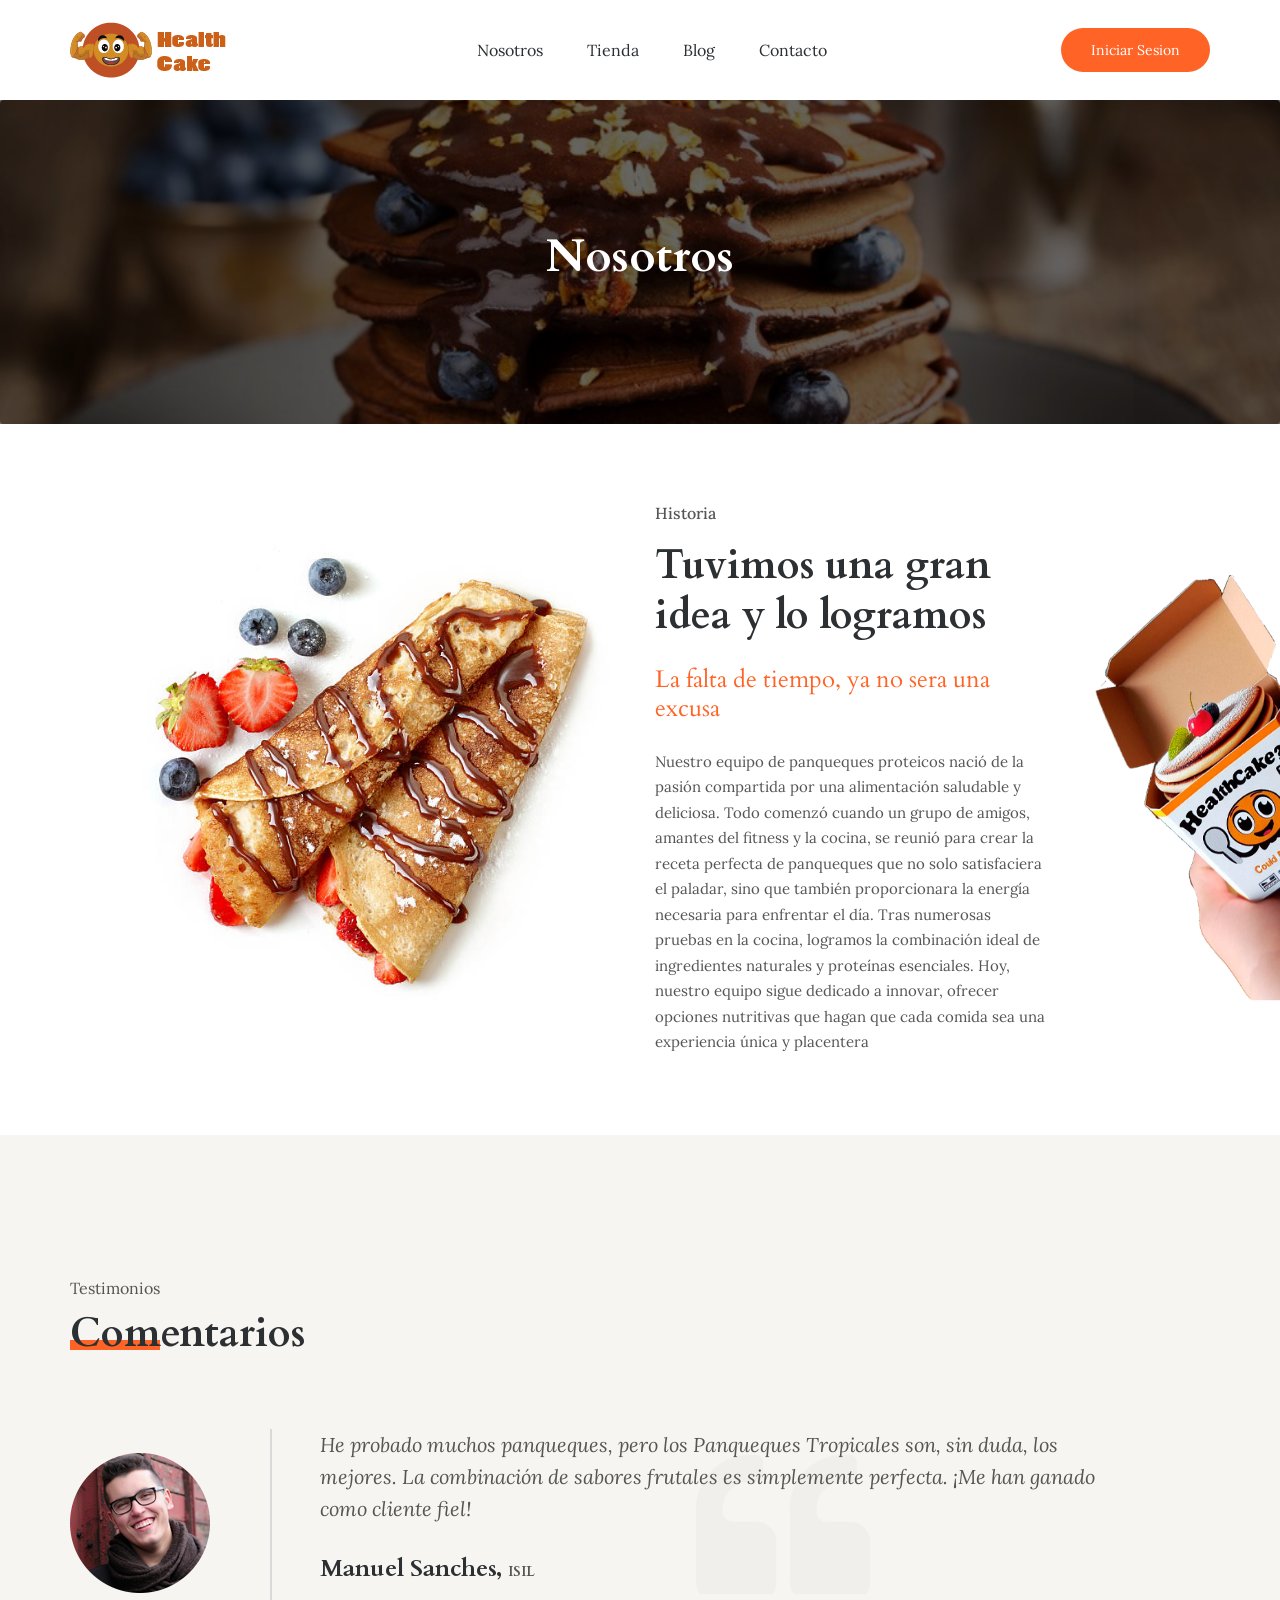
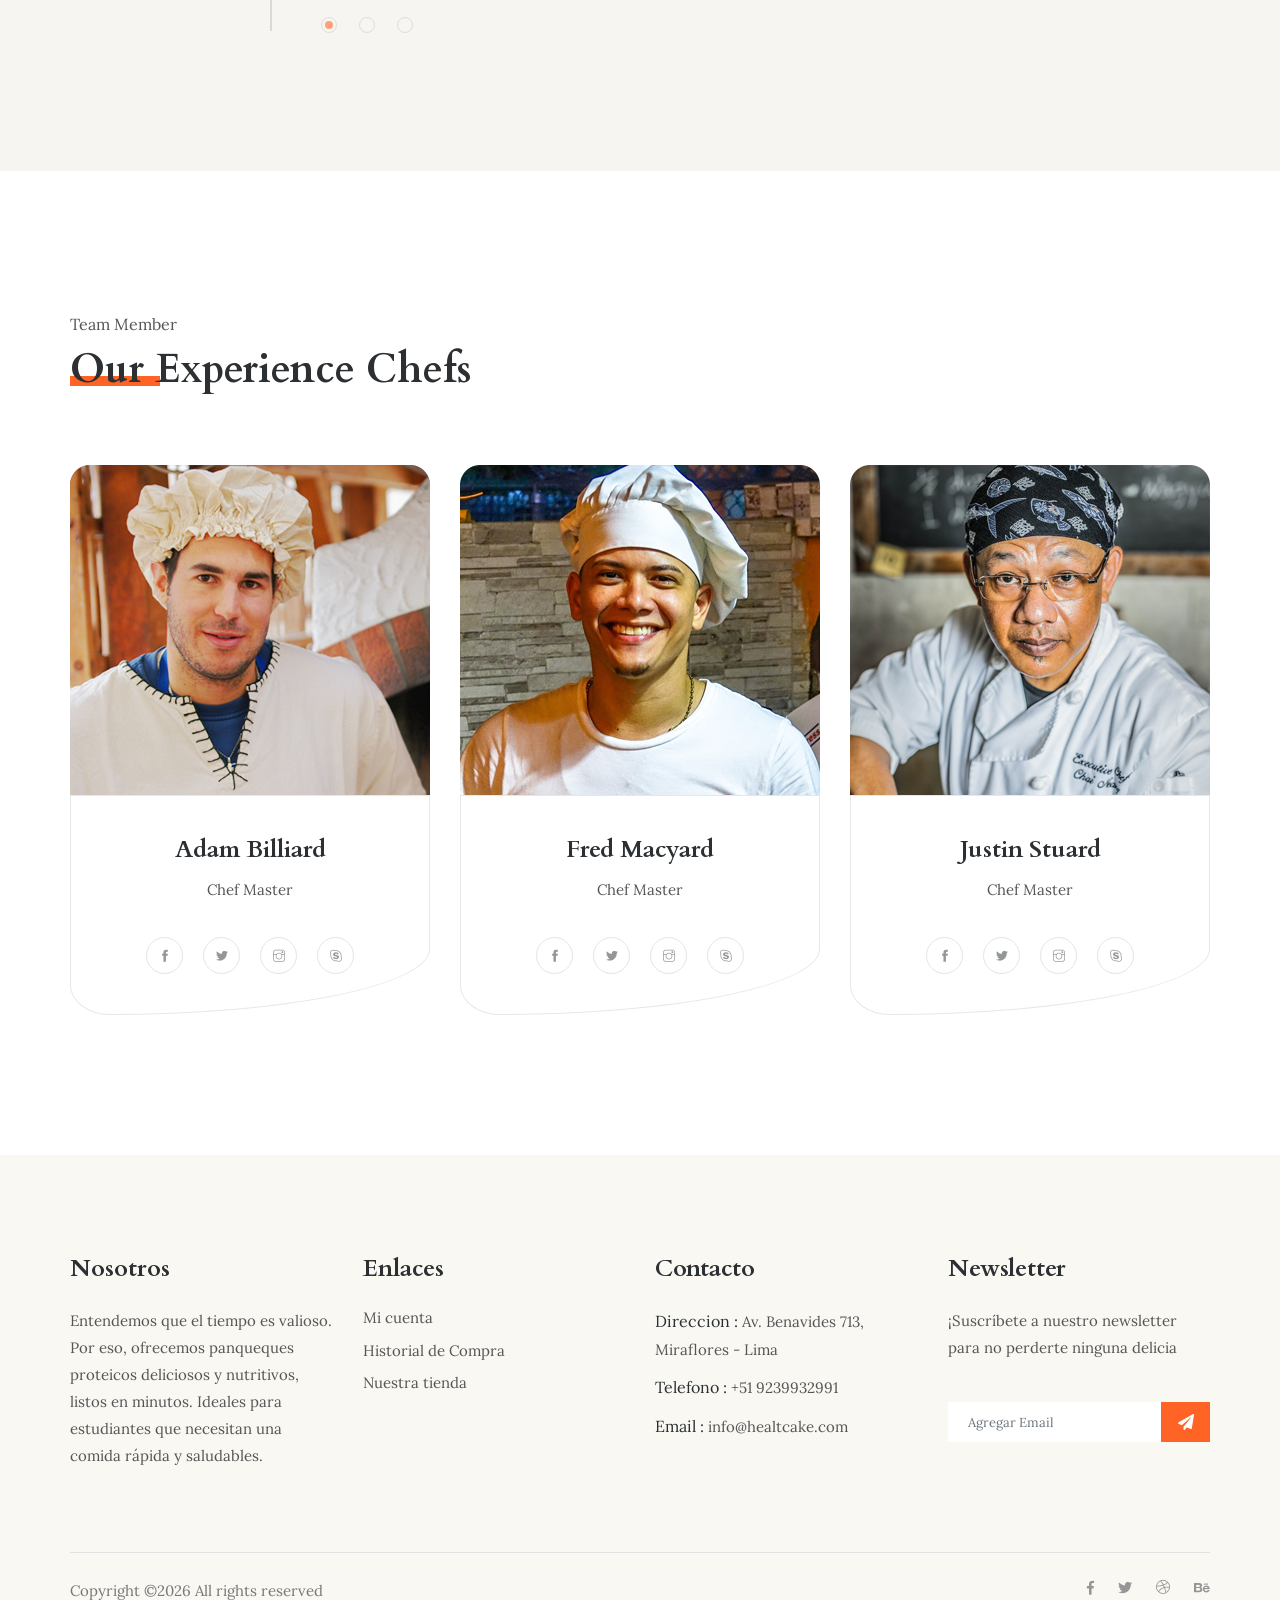
<file: about.html>
<!doctype html>
<html lang="en">

<head>
    <!-- Required meta tags -->
    <meta charset="utf-8">
    <meta name="viewport" content="width=device-width, initial-scale=1, shrink-to-fit=no">
    <title>Healt Cake</title>
    <link rel="icon" href="img/favi.png">
    <!-- Bootstrap CSS -->
    <link rel="stylesheet" href="css/bootstrap.min.css">
    <!-- animate CSS -->
    <link rel="stylesheet" href="css/animate.css">
    <!-- owl carousel CSS -->
    <link rel="stylesheet" href="css/owl.carousel.min.css">
    <!-- themify CSS -->
    <link rel="stylesheet" href="css/themify-icons.css">
    <!-- flaticon CSS -->
    <link rel="stylesheet" href="css/flaticon.css">
    <!-- font awesome CSS -->
    <link rel="stylesheet" href="css/magnific-popup.css">
    <!-- swiper CSS -->
    <link rel="stylesheet" href="css/slick.css">
    <link rel="stylesheet" href="css/gijgo.min.css">
    <link rel="stylesheet" href="css/nice-select.css">
    <link rel="stylesheet" href="css/all.css">
    <!-- style CSS -->
    <link rel="stylesheet" href="css/style.css">
</head>

<body>
    <!--::header part start::-->
    <header class="main_menu">
        <div class="container">
            <div class="row align-items-center">
                <div class="col-lg-12">
                    <nav class="navbar navbar-expand-lg navbar-light">
                        <a class="navbar-brand" href="index.html"> <img src="img/logo.png" alt="logo"> </a>
                        <button class="navbar-toggler" type="button" data-toggle="collapse"
                            data-target="#navbarSupportedContent" aria-controls="navbarSupportedContent"
                            aria-expanded="false" aria-label="Toggle navigation">
                            <span class="navbar-toggler-icon"></span>
                        </button>

                        <div class="collapse navbar-collapse main-menu-item justify-content-end"
                            id="navbarSupportedContent">
                            <ul class="navbar-nav">
                                <!--<li class="nav-item">
                                    <a class="nav-link" href="index.html">Home</a>
                                </li>-->
                                <li class="nav-item">
                                    <a class="nav-link" href="about.html">Nosotros</a>
                                </li>
                                <li class="nav-item">
                                    <a class="nav-link" href="food_menu.html">Tienda</a>
                                </li>
                                <!--<li class="nav-item">
                                    <a class="nav-link" href="chefs.html">Team</a>
                                </li-->
                                <li class="nav-item">
                                    <a class="nav-link" href="single-blog.html">Blog
                                    </a>
                                </li>
                                <!--li class="nav-item dropdown">
                                    <a class="nav-link dropdown-toggle" href="blog.html" id="navbarDropdown" role="button" data-toggle="dropdown" aria-haspopup="true" aria-expanded="false">
                                        Blog
                                    </a>
                                    <div class="dropdown-menu" aria-labelledby="navbarDropdown">
                                        <a class="dropdown-item" href="blog.html">Blog</a>
                                        <a class="dropdown-item" href="single-blog.html">Single blog</a>
                                        <a class="dropdown-item" href="elements.html">Elements</a>
                                    </div>
                                </li-->
                                <li class="nav-item">
                                    <a class="nav-link" href="contact.html">Contacto</a>
                                </li>
                            </ul>
                        </div>
                        <div class="menu_btn">
                            <a href="#" class="single_page_btn d-none d-sm-block">Iniciar Sesion</a>
                        </div>
                    </nav>
                </div>
            </div>
        </div>
    </header>
    <!-- Header part end-->

    <!-- breadcrumb start-->
    <section class="breadcrumb breadcrumb_bg">
        <div class="container">
            <div class="row">
                <div class="col-lg-12">
                    <div class="breadcrumb_iner text-center">
                        <div class="breadcrumb_iner_item">
                            <h2>Nosotros</h2>
                        </div>
                    </div>
                </div>
            </div>
        </div>
    </section>
    <!-- breadcrumb start-->

    <!-- about part start-->
    <section class="about_part about_bg">
        <div class="container-fluid">
            <div class="row align-items-center">
                <div class="col-sm-4 col-lg-5 offset-lg-1">
                    <div class="about_img">
                        <img src="img/about.jpg" alt="">
                    </div>
                </div>
                <div class="col-sm-8 col-lg-4">
                    <div class="about_text">
                        <h5> Historia</h5>
                        <h2>Tuvimos una gran idea y lo logramos</h2>
                        <h4>La falta de tiempo, ya no sera una excusa</h4>
                        <p>Nuestro equipo de panqueques proteicos nació de la pasión compartida por una alimentación saludable y deliciosa. Todo comenzó cuando un grupo de amigos, amantes del fitness y la cocina, se reunió para crear la receta perfecta de panqueques que no solo satisfaciera el paladar, sino que también proporcionara la energía necesaria para enfrentar el día. Tras numerosas pruebas en la cocina, logramos la combinación ideal de ingredientes naturales y proteínas esenciales. Hoy, nuestro equipo sigue dedicado a innovar, ofrecer opciones nutritivas que hagan que cada comida sea una experiencia única y placentera</p>
                    </div>
                </div>
            </div>
        </div>
    </section>
    <!-- about part end-->
    <!--::review_part start::-->
    <section class="review_part gray_bg section_padding">
        <div class="container">
            <div class="row">
                <div class="col-xl-5">
                    <div class="section_tittle">
                        <p>Testimonios</p>
                        <h2>Comentarios</h2>
                    </div>
                </div>
            </div>
            <div class="row">
                <div class="col-lg-11">
                    <div class="client_review_part owl-carousel">
                        <div class="client_review_single media">
                            <div class="client_img align-self-center">
                                <img src="img/client/client_1.png" alt="">
                            </div>
                            <div class="client_review_text media-body">
                                <p>He probado muchos panqueques, pero los Panqueques Tropicales son, sin duda, los mejores. La combinación de sabores frutales es simplemente perfecta. ¡Me han ganado como cliente fiel!</p>
                                <h4>Manuel Sanches, <span>ISIL</span></h4>
                            </div>
                        </div>
                        <div class="client_review_single media">
                            <div class="client_img align-self-center">
                                <img src="img/client/client_2.png " alt="">
                            </div>
                            <div class="client_review_text media-body">
                                <p>Como deportista, siempre busco alimentos que me den energía y estos Panqueques Power Boost son ideales. No solo son nutritivos, sino que también son deliciosos. ¡Un verdadero impulso para mi día!</p>
                                <h4>Juana Quispe, <span>ISIL</span></h4>
                            </div>
                        </div>
                        <div class="client_review_single media">
                            <div class="client_img align-self-center">
                                <img src="img/client/client_3.png" alt="">
                            </div>
                            <div class="client_review_text media-body">
                                <p>Los Panqueques Gourmet son una delicia. Perfectos para un brunch especial o simplemente para consentirse. La calidad y el sabor superan cualquier expectativa. ¡Una experiencia culinaria inigualable!</p>
                                <h4>Arturo Gamboa, <span>ISIL</span></h4>
                            </div>
                        </div>
                    </div>
                </div>
            </div>
        </div>
    </section>
    <!--::review_part end::-->
    <!--::chefs_part start::-->
    <section class="chefs_part blog_item_section section_padding">
        <div class="container">
            <div class="row">
                <div class="col-xl-5">
                    <div class="section_tittle">
                        <p>Team Member</p>
                        <h2>Our Experience Chefs</h2>
                    </div>
                </div>
            </div>
            <div class="row">
                <div class="col-sm-6 col-lg-4">
                    <div class="single_blog_item">
                        <div class="single_blog_img">
                            <img src="img/team/chefs_1.png" alt="">
                        </div>
                        <div class="single_blog_text text-center">
                            <h3>Adam Billiard</h3>
                            <p>Chef Master</p>
                            <div class="social_icon">
                                <a href="#"> <i class="ti-facebook"></i> </a>
                                <a href="#"> <i class="ti-twitter-alt"></i> </a>
                                <a href="#"> <i class="ti-instagram"></i> </a>
                                <a href="#"> <i class="ti-skype"></i> </a>
                            </div>
                        </div>
                    </div>
                </div>
                <div class="col-sm-6 col-lg-4">
                    <div class="single_blog_item">
                        <div class="single_blog_img">
                            <img src="img/team/chefs_2.png" alt="">
                        </div>
                        <div class="single_blog_text text-center">
                            <h3>Fred Macyard</h3>
                            <p>Chef Master</p>
                            <div class="social_icon">
                                <a href="#"> <i class="ti-facebook"></i> </a>
                                <a href="#"> <i class="ti-twitter-alt"></i> </a>
                                <a href="#"> <i class="ti-instagram"></i> </a>
                                <a href="#"> <i class="ti-skype"></i> </a>
                            </div>
                        </div>
                    </div>
                </div>
                <div class="col-sm-6 col-lg-4">
                    <div class="single_blog_item">
                        <div class="single_blog_img">
                            <img src="img/team/chefs_3.png" alt="">
                        </div>
                        <div class="single_blog_text text-center">
                            <h3>Justin Stuard</h3>
                            <p>Chef Master</p>
                            <div class="social_icon">
                                <a href="#"> <i class="ti-facebook"></i> </a>
                                <a href="#"> <i class="ti-twitter-alt"></i> </a>
                                <a href="#"> <i class="ti-instagram"></i> </a>
                                <a href="#"> <i class="ti-skype"></i> </a>
                            </div>
                        </div>
                    </div>
                </div>
                <div class="col-sm-6 col-lg-4 d-none d-sm-block d-lg-none">
                    <div class="single_blog_item">
                        <div class="single_blog_img">
                            <img src="img/team/chefs_1.png" alt="">
                        </div>
                        <div class="single_blog_text text-center">
                            <h3>Justin Stuard</h3>
                            <p>Chef Master</p>
                            <div class="social_icon">
                                <a href="#"> <i class="ti-facebook"></i> </a>
                                <a href="#"> <i class="ti-twitter-alt"></i> </a>
                                <a href="#"> <i class="ti-instagram"></i> </a>
                                <a href="#"> <i class="ti-skype"></i> </a>
                            </div>
                        </div>
                    </div>
                </div>
            </div>
        </div>
    </section>
    <!--::chefs_part end::-->

    <!-- footer part start-->
    <footer class="footer-area">
        <div class="container">
            <div class="row">
                <div class="col-xl-3 col-sm-6 col-md-3 col-lg-3">
                    <div class="single-footer-widget footer_1">
                        <h4>Nosotros</h4>
                        <p>Entendemos que el tiempo es valioso. Por eso, ofrecemos panqueques proteicos deliciosos y nutritivos, listos en minutos. Ideales para estudiantes que necesitan una comida rápida y saludables.</p>
                    </div>
                </div>
                <div class="col-xl-3 col-sm-6 col-md-2 col-lg-3">
                    <div class="single-footer-widget footer_2">
                        <h4>Enlaces</h4>
                        <div class="contact_info">
                            <ul>
                                <li><a href="#"></a></li>
                                <li><a href="#"></a></li>
                                <li><a href="#">Mi cuenta</a></li>
                                <li><a href="#">Historial de Compra</a></li>
                                <li><a href="#">Nuestra tienda</a></li>
                            </ul>
                        </div>
                    </div>
                </div>
                <div class="col-xl-3 col-sm-6 col-md-3 col-lg-3">
                    <div class="single-footer-widget footer_2">
                        <h4>Contacto</h4>
                        <div class="contact_info">
                            <p><span> Direccion :</span> Av. Benavides 713, Miraflores - Lima</p>
                            <p><span> Telefono :</span> +51 9239932991</p>
                            <p><span> Email : </span>info@healtcake.com </p>
                        </div>
                    </div>
                </div>
                <div class="col-xl-3 col-sm-6 col-md-4 col-lg-3">
                    <div class="single-footer-widget footer_3">
                        <h4>Newsletter</h4>
                        <p>¡Suscríbete a nuestro newsletter para no perderte ninguna delicia</p>
                        <form action="#">
                            <div class="form-group">
                                <div class="input-group mb-3">
                                    <input type="text" class="form-control" placeholder='Agregar Email'
                                        onfocus="this.placeholder = ''" onblur="this.placeholder = 'Email'">
                                    <div class="input-group-append">
                                        <button class="btn" type="button"><i class="fas fa-paper-plane"></i></button>
                                    </div>
                                </div>
                            </div>
                        </form>
                    </div>
                </div>
            </div>
            <div class="copyright_part_text">
                <div class="row">
                    <div class="col-lg-8">
                        <p class="footer-text m-0"><!-- Link back to Colorlib can't be removed. Template is licensed under CC BY 3.0. -->
Copyright &copy;<script>document.write(new Date().getFullYear());</script> All rights reserved
<!-- Link back to Colorlib can't be removed. Template is licensed under CC BY 3.0. --></p>
                    </div>
                    <div class="col-lg-4">
                        <div class="copyright_social_icon text-right">
                            <a href="#"><i class="fab fa-facebook-f"></i></a>
                            <a href="#"><i class="fab fa-twitter"></i></a>
                            <a href="#"><i class="ti-dribbble"></i></a>
                            <a href="#"><i class="fab fa-behance"></i></a>
                        </div>
                    </div>
                </div>
            </div>
        </div>
    </footer>
    <!-- footer part end-->

    <!-- jquery plugins here-->
    <!-- jquery -->
    <script src="js/jquery-1.12.1.min.js"></script>
    <!-- popper js -->
    <script src="js/popper.min.js"></script>
    <!-- bootstrap js -->
    <script src="js/bootstrap.min.js"></script>
    <!-- easing js -->
    <script src="js/jquery.magnific-popup.js"></script>
    <!-- swiper js -->
    <script src="js/swiper.min.js"></script>
    <!-- swiper js -->
    <script src="js/masonry.pkgd.js"></script>
    <!-- particles js -->
    <script src="js/owl.carousel.min.js"></script>
    <!-- swiper js -->
    <script src="js/slick.min.js"></script>
    <script src="js/gijgo.min.js"></script>
    <script src="js/jquery.nice-select.min.js"></script>
    <!-- custom js -->
    <script src="js/custom.js"></script>
</body>

</html>
</file>
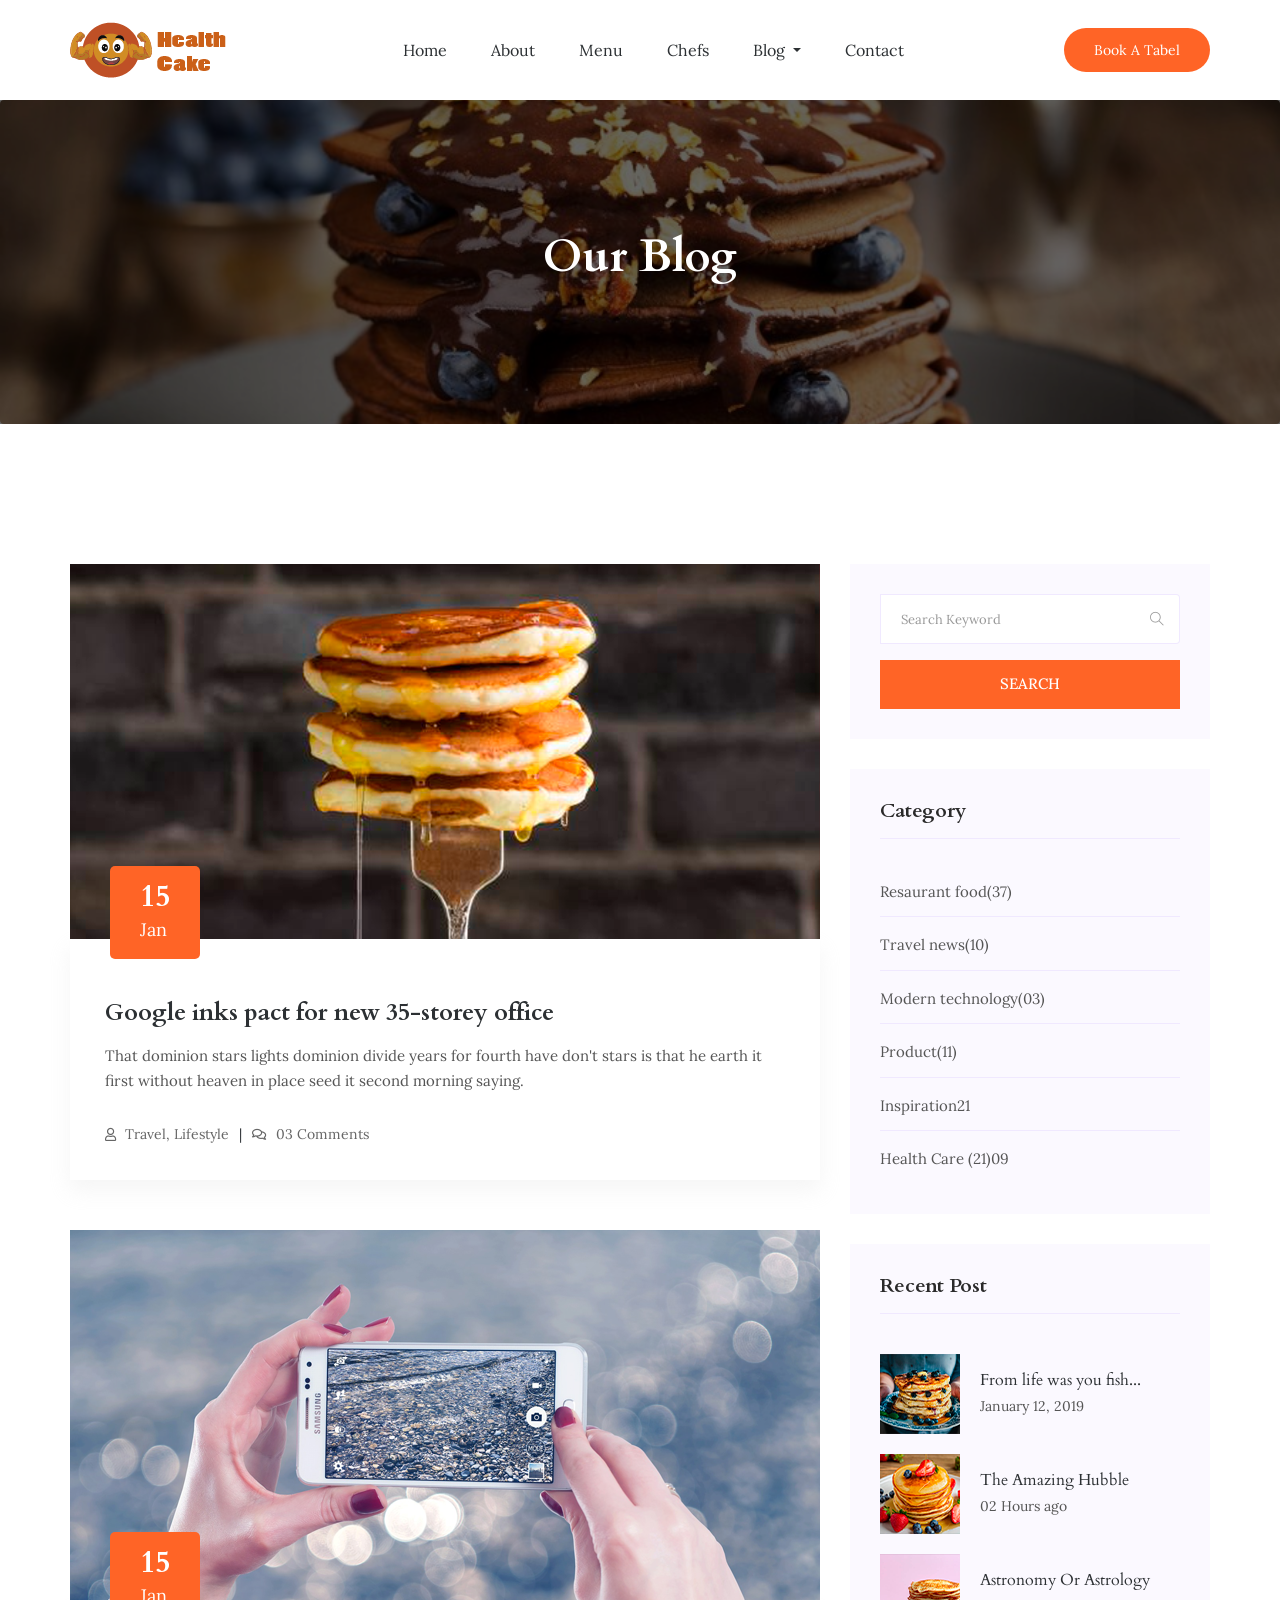
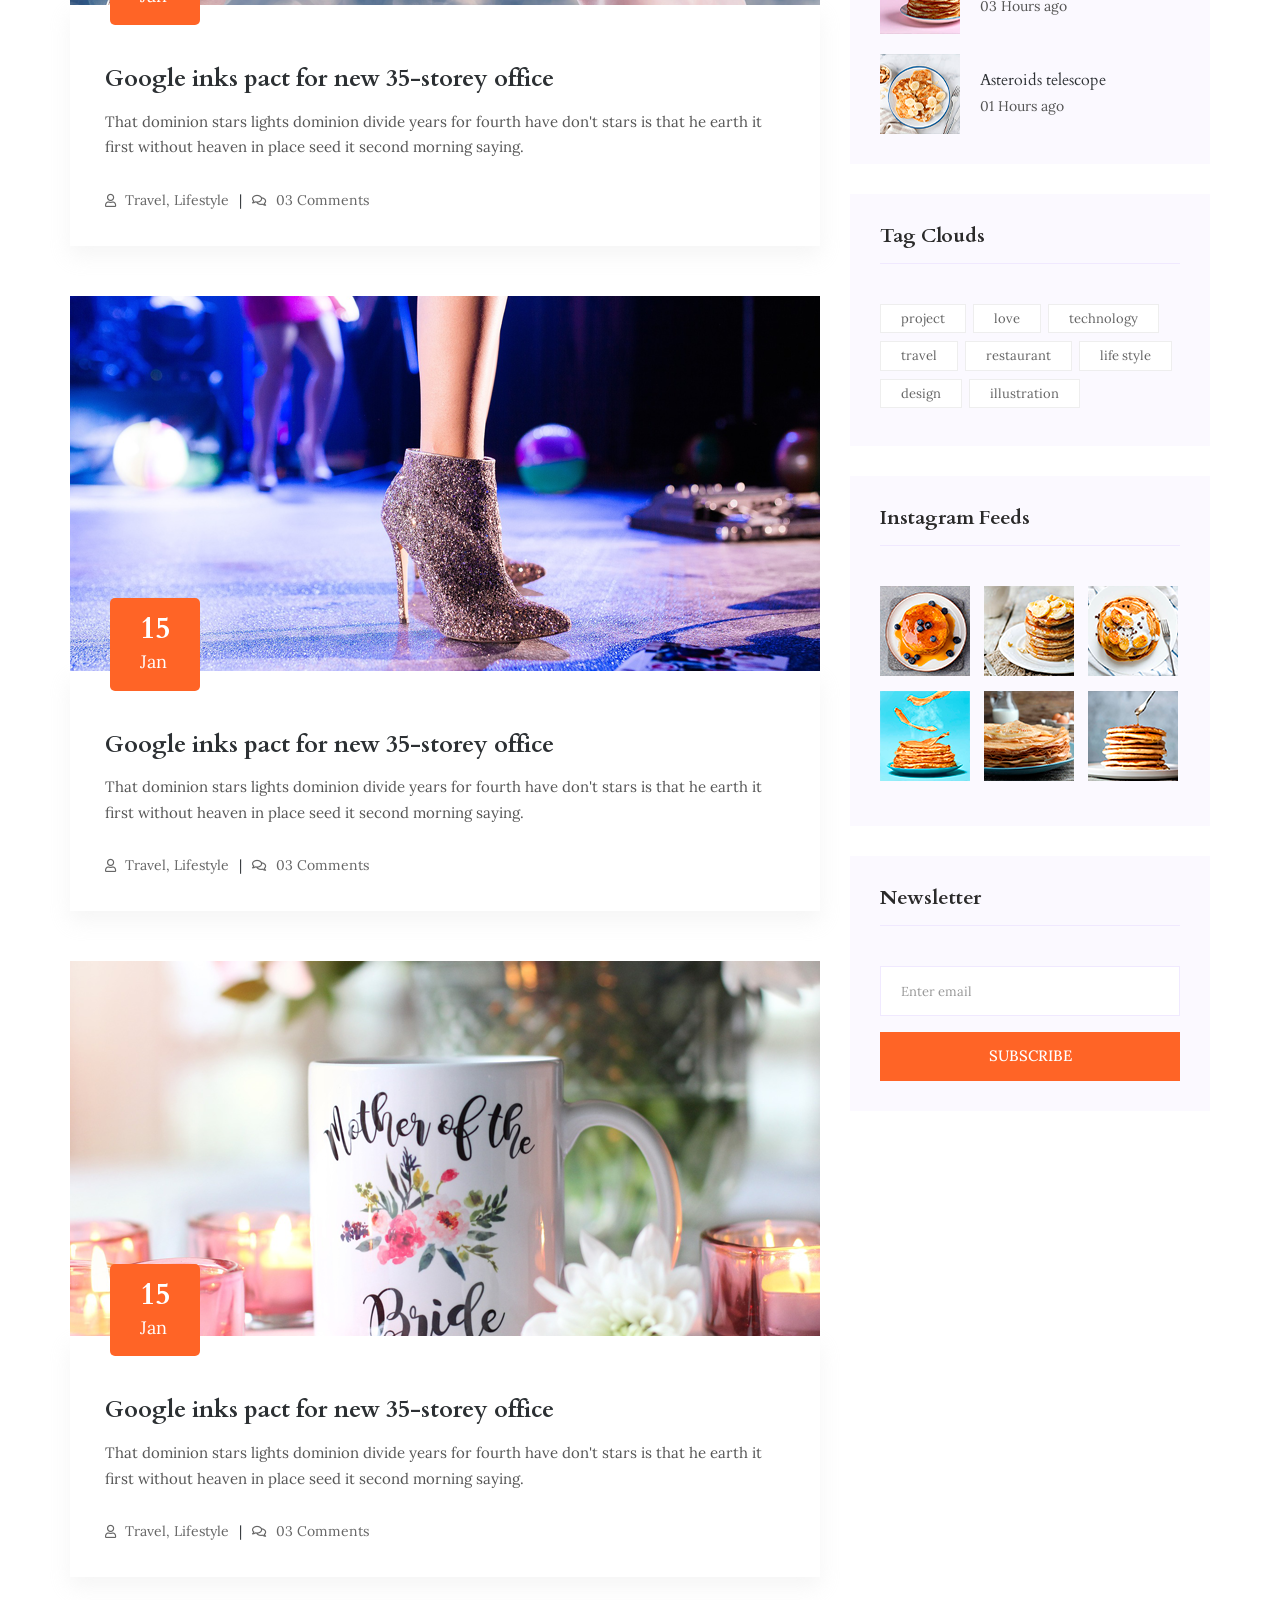
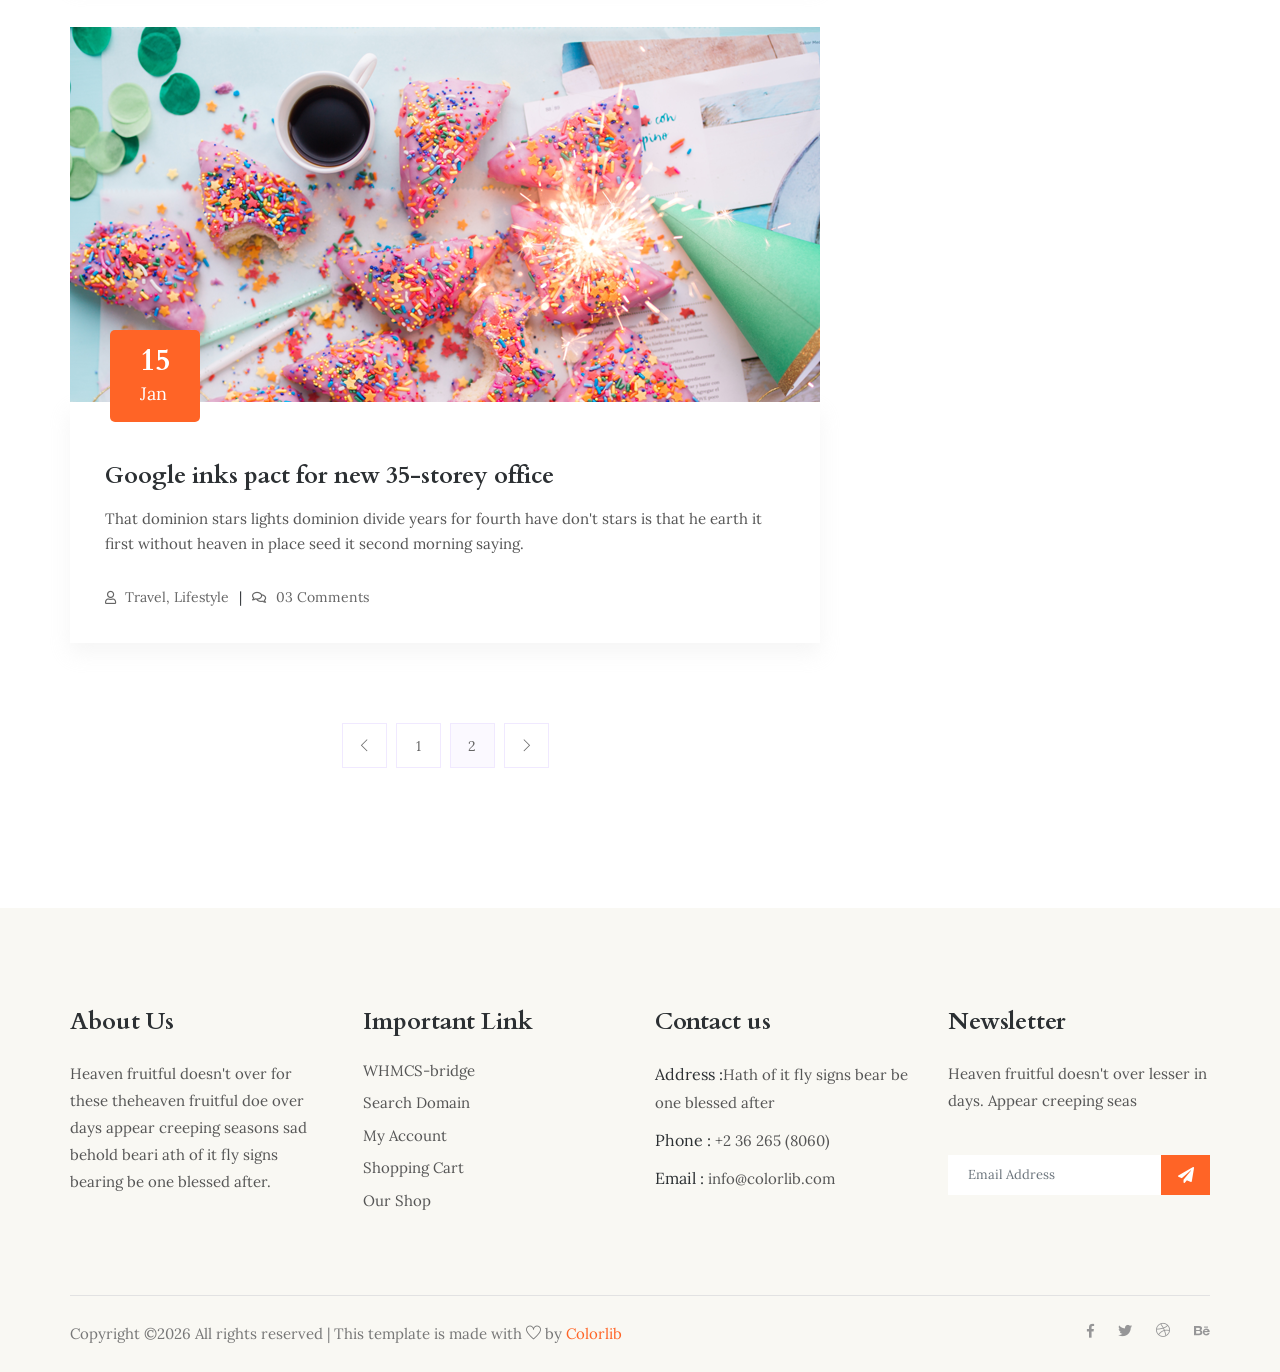
<file: blog.html>
<!doctype html>
<html lang="en">

<head>
    <!-- Required meta tags -->
    <meta charset="utf-8">
    <meta name="viewport" content="width=device-width, initial-scale=1, shrink-to-fit=no">
    <title>Dingo</title>
    <link rel="icon" href="img/favicon.png">
    <!-- Bootstrap CSS -->
    <link rel="stylesheet" href="css/bootstrap.min.css">
    <!-- animate CSS -->
    <link rel="stylesheet" href="css/animate.css">
    <!-- owl carousel CSS -->
    <link rel="stylesheet" href="css/owl.carousel.min.css">
    <!-- themify CSS -->
    <link rel="stylesheet" href="css/themify-icons.css">
    <!-- flaticon CSS -->
    <link rel="stylesheet" href="css/flaticon.css">
    <!-- font awesome CSS -->
    <link rel="stylesheet" href="css/magnific-popup.css">
    <!-- swiper CSS -->
    <link rel="stylesheet" href="css/slick.css">
    <link rel="stylesheet" href="css/gijgo.min.css">
    <link rel="stylesheet" href="css/nice-select.css">
    <link rel="stylesheet" href="css/all.css">
    <!-- style CSS -->
    <link rel="stylesheet" href="css/style.css">
</head>

<body>
    <!--::header part start::-->
    <header class="main_menu">
        <div class="container">
            <div class="row align-items-center">
                <div class="col-lg-12">
                    <nav class="navbar navbar-expand-lg navbar-light">
                        <a class="navbar-brand" href="index.html"> <img src="img/logo.png" alt="logo"> </a>
                        <button class="navbar-toggler" type="button" data-toggle="collapse"
                            data-target="#navbarSupportedContent" aria-controls="navbarSupportedContent"
                            aria-expanded="false" aria-label="Toggle navigation">
                            <span class="navbar-toggler-icon"></span>
                        </button>

                        <div class="collapse navbar-collapse main-menu-item justify-content-end"
                            id="navbarSupportedContent">
                            <ul class="navbar-nav">
                                <li class="nav-item">
                                    <a class="nav-link" href="index.html">Home</a>
                                </li>
                                <li class="nav-item">
                                    <a class="nav-link" href="about.html">About</a>
                                </li>
                                <li class="nav-item">
                                    <a class="nav-link" href="food_menu.html">Menu</a>
                                </li>
                                <li class="nav-item">
                                    <a class="nav-link" href="chefs.html">Chefs</a>
                                </li>
                                <li class="nav-item dropdown">
                                    <a class="nav-link dropdown-toggle" href="blog.html" id="navbarDropdown" role="button" data-toggle="dropdown" aria-haspopup="true" aria-expanded="false">
                                        Blog
                                    </a>
                                    <div class="dropdown-menu" aria-labelledby="navbarDropdown">
                                        <a class="dropdown-item" href="blog.html">Blog</a>
                                        <a class="dropdown-item" href="single-blog.html">Single blog</a>
                                        <a class="dropdown-item" href="elements.html">Elements</a>
                                    </div>
                                </li>
                                <li class="nav-item">
                                    <a class="nav-link" href="contact.html">Contact</a>
                                </li>
                            </ul>
                        </div>
                        <div class="menu_btn">
                            <a href="#" class="single_page_btn d-none d-sm-block">book a tabel</a>
                        </div>
                    </nav>
                </div>
            </div>
        </div>
    </header>
    <!-- Header part end-->

    <!-- breadcrumb start-->
    <section class="breadcrumb breadcrumb_bg">
        <div class="container">
            <div class="row">
                <div class="col-lg-12">
                    <div class="breadcrumb_iner text-center">
                        <div class="breadcrumb_iner_item">
                            <h2>Our Blog</h2>
                        </div>
                    </div>
                </div>
            </div>
        </div>
    </section>
    <!-- breadcrumb start-->


    <!--================Blog Area =================-->
    <section class="blog_area section_padding">
        <div class="container">
            <div class="row">
                <div class="col-lg-8 mb-5 mb-lg-0">
                    <div class="blog_left_sidebar">
                        <article class="blog_item">
                            <div class="blog_item_img">
                                <img class="card-img rounded-0" src="img/blog/single_blog_1.png" alt="">
                                <a href="#" class="blog_item_date">
                                    <h3>15</h3>
                                    <p>Jan</p>
                                </a>
                            </div>

                            <div class="blog_details">
                                <a class="d-inline-block" href="single-blog.html">
                                    <h2>Google inks pact for new 35-storey office</h2>
                                </a>
                                <p>That dominion stars lights dominion divide years for fourth have don't stars is that
                                    he earth it first without heaven in place seed it second morning saying.</p>
                                <ul class="blog-info-link">
                                    <li><a href="#"><i class="far fa-user"></i> Travel, Lifestyle</a></li>
                                    <li><a href="#"><i class="far fa-comments"></i> 03 Comments</a></li>
                                </ul>
                            </div>
                        </article>

                        <article class="blog_item">
                            <div class="blog_item_img">
                                <img class="card-img rounded-0" src="img/blog/single_blog_2.png" alt="">
                                <a href="#" class="blog_item_date">
                                    <h3>15</h3>
                                    <p>Jan</p>
                                </a>
                            </div>

                            <div class="blog_details">
                                <a class="d-inline-block" href="single-blog.html">
                                    <h2>Google inks pact for new 35-storey office</h2>
                                </a>
                                <p>That dominion stars lights dominion divide years for fourth have don't stars is that
                                    he earth it first without heaven in place seed it second morning saying.</p>
                                <ul class="blog-info-link">
                                    <li><a href="#"><i class="far fa-user"></i> Travel, Lifestyle</a></li>
                                    <li><a href="#"><i class="far fa-comments"></i> 03 Comments</a></li>
                                </ul>
                            </div>
                        </article>

                        <article class="blog_item">
                            <div class="blog_item_img">
                                <img class="card-img rounded-0" src="img/blog/single_blog_3.png" alt="">
                                <a href="#" class="blog_item_date">
                                    <h3>15</h3>
                                    <p>Jan</p>
                                </a>
                            </div>

                            <div class="blog_details">
                                <a class="d-inline-block" href="single-blog.html">
                                    <h2>Google inks pact for new 35-storey office</h2>
                                </a>
                                <p>That dominion stars lights dominion divide years for fourth have don't stars is that
                                    he earth it first without heaven in place seed it second morning saying.</p>
                                <ul class="blog-info-link">
                                    <li><a href="#"><i class="far fa-user"></i> Travel, Lifestyle</a></li>
                                    <li><a href="#"><i class="far fa-comments"></i> 03 Comments</a></li>
                                </ul>
                            </div>
                        </article>

                        <article class="blog_item">
                            <div class="blog_item_img">
                                <img class="card-img rounded-0" src="img/blog/single_blog_4.png" alt="">
                                <a href="#" class="blog_item_date">
                                    <h3>15</h3>
                                    <p>Jan</p>
                                </a>
                            </div>

                            <div class="blog_details">
                                <a class="d-inline-block" href="single-blog.html">
                                    <h2>Google inks pact for new 35-storey office</h2>
                                </a>
                                <p>That dominion stars lights dominion divide years for fourth have don't stars is that
                                    he earth it first without heaven in place seed it second morning saying.</p>
                                <ul class="blog-info-link">
                                    <li><a href="#"><i class="far fa-user"></i> Travel, Lifestyle</a></li>
                                    <li><a href="#"><i class="far fa-comments"></i> 03 Comments</a></li>
                                </ul>
                            </div>
                        </article>

                        <article class="blog_item">
                            <div class="blog_item_img">
                                <img class="card-img rounded-0" src="img/blog/single_blog_5.png" alt="">
                                <a href="#" class="blog_item_date">
                                    <h3>15</h3>
                                    <p>Jan</p>
                                </a>
                            </div>

                            <div class="blog_details">
                                <a class="d-inline-block" href="single-blog.html">
                                    <h2>Google inks pact for new 35-storey office</h2>
                                </a>
                                <p>That dominion stars lights dominion divide years for fourth have don't stars is that
                                    he earth it first without heaven in place seed it second morning saying.</p>
                                <ul class="blog-info-link">
                                    <li><a href="#"><i class="far fa-user"></i> Travel, Lifestyle</a></li>
                                    <li><a href="#"><i class="far fa-comments"></i> 03 Comments</a></li>
                                </ul>
                            </div>
                        </article>

                        <nav class="blog-pagination justify-content-center d-flex">
                            <ul class="pagination">
                                <li class="page-item">
                                    <a href="#" class="page-link" aria-label="Previous">
                                        <i class="ti-angle-left"></i>
                                    </a>
                                </li>
                                <li class="page-item">
                                    <a href="#" class="page-link">1</a>
                                </li>
                                <li class="page-item active">
                                    <a href="#" class="page-link">2</a>
                                </li>
                                <li class="page-item">
                                    <a href="#" class="page-link" aria-label="Next">
                                        <i class="ti-angle-right"></i>
                                    </a>
                                </li>
                            </ul>
                        </nav>
                    </div>
                </div>
                <div class="col-lg-4">
                    <div class="blog_right_sidebar">
                        <aside class="single_sidebar_widget search_widget">
                            <form action="#">
                                <div class="form-group">
                                    <div class="input-group mb-3">
                                        <input type="text" class="form-control" placeholder='Search Keyword'
                                            onfocus="this.placeholder = ''"
                                            onblur="this.placeholder = 'Search Keyword'">
                                        <div class="input-group-append">
                                            <button class="btn" type="button"><i class="ti-search"></i></button>
                                        </div>
                                    </div>
                                </div>
                                <button class="button rounded-0 primary-bg text-white w-100 btn_4"
                                    type="submit">Search</button>
                            </form>
                        </aside>

                        <aside class="single_sidebar_widget post_category_widget">
                            <h4 class="widget_title">Category</h4>
                            <ul class="list cat-list">
                                <li>
                                    <a href="#" class="d-flex">
                                        <p>Resaurant food</p>
                                        <p>(37)</p>
                                    </a>
                                </li>
                                <li>
                                    <a href="#" class="d-flex">
                                        <p>Travel news</p>
                                        <p>(10)</p>
                                    </a>
                                </li>
                                <li>
                                    <a href="#" class="d-flex">
                                        <p>Modern technology</p>
                                        <p>(03)</p>
                                    </a>
                                </li>
                                <li>
                                    <a href="#" class="d-flex">
                                        <p>Product</p>
                                        <p>(11)</p>
                                    </a>
                                </li>
                                <li>
                                    <a href="#" class="d-flex">
                                        <p>Inspiration</p>
                                        <p>21</p>
                                    </a>
                                </li>
                                <li>
                                    <a href="#" class="d-flex">
                                        <p>Health Care (21)</p>
                                        <p>09</p>
                                    </a>
                                </li>
                            </ul>
                        </aside>

                        <aside class="single_sidebar_widget popular_post_widget">
                            <h3 class="widget_title">Recent Post</h3>
                            <div class="media post_item">
                                <img src="img/post/post_1.png" alt="post">
                                <div class="media-body">
                                    <a href="single-blog.html">
                                        <h3>From life was you fish...</h3>
                                    </a>
                                    <p>January 12, 2019</p>
                                </div>
                            </div>
                            <div class="media post_item">
                                <img src="img/post/post_2.png" alt="post">
                                <div class="media-body">
                                    <a href="single-blog.html">
                                        <h3>The Amazing Hubble</h3>
                                    </a>
                                    <p>02 Hours ago</p>
                                </div>
                            </div>
                            <div class="media post_item">
                                <img src="img/post/post_3.png" alt="post">
                                <div class="media-body">
                                    <a href="single-blog.html">
                                        <h3>Astronomy Or Astrology</h3>
                                    </a>
                                    <p>03 Hours ago</p>
                                </div>
                            </div>
                            <div class="media post_item">
                                <img src="img/post/post_4.png" alt="post">
                                <div class="media-body">
                                    <a href="single-blog.html">
                                        <h3>Asteroids telescope</h3>
                                    </a>
                                    <p>01 Hours ago</p>
                                </div>
                            </div>
                        </aside>
                        <aside class="single_sidebar_widget tag_cloud_widget">
                            <h4 class="widget_title">Tag Clouds</h4>
                            <ul class="list">
                                <li>
                                    <a href="#">project</a>
                                </li>
                                <li>
                                    <a href="#">love</a>
                                </li>
                                <li>
                                    <a href="#">technology</a>
                                </li>
                                <li>
                                    <a href="#">travel</a>
                                </li>
                                <li>
                                    <a href="#">restaurant</a>
                                </li>
                                <li>
                                    <a href="#">life style</a>
                                </li>
                                <li>
                                    <a href="#">design</a>
                                </li>
                                <li>
                                    <a href="#">illustration</a>
                                </li>
                            </ul>
                        </aside>


                        <aside class="single_sidebar_widget instagram_feeds">
                            <h4 class="widget_title">Instagram Feeds</h4>
                            <ul class="instagram_row flex-wrap">
                                <li>
                                    <a href="#">
                                        <img class="img-fluid" src="img/post/post_5.png" alt="">
                                    </a>
                                </li>
                                <li>
                                    <a href="#">
                                        <img class="img-fluid" src="img/post/post_6.png" alt="">
                                    </a>
                                </li>
                                <li>
                                    <a href="#">
                                        <img class="img-fluid" src="img/post/post_7.png" alt="">
                                    </a>
                                </li>
                                <li>
                                    <a href="#">
                                        <img class="img-fluid" src="img/post/post_8.png" alt="">
                                    </a>
                                </li>
                                <li>
                                    <a href="#">
                                        <img class="img-fluid" src="img/post/post_9.png" alt="">
                                    </a>
                                </li>
                                <li>
                                    <a href="#">
                                        <img class="img-fluid" src="img/post/post_10.png" alt="">
                                    </a>
                                </li>
                            </ul>
                        </aside>


                        <aside class="single_sidebar_widget newsletter_widget">
                            <h4 class="widget_title">Newsletter</h4>

                            <form action="#">
                                <div class="form-group">
                                    <input type="email" class="form-control" onfocus="this.placeholder = ''"
                                        onblur="this.placeholder = 'Enter email'" placeholder='Enter email' required>
                                </div>
                                <button class="button rounded-0 primary-bg text-white w-100 btn_4"
                                    type="submit">Subscribe</button>
                            </form>
                        </aside>
                    </div>
                </div>
            </div>
        </div>
    </section>
    <!--================Blog Area =================-->

   <!-- footer part start-->
<footer class="footer-area">
        <div class="container">
            <div class="row">
                <div class="col-xl-3 col-sm-6 col-md-4">
                    <div class="single-footer-widget footer_1">
                        <h4>About Us</h4>
                        <p>Heaven fruitful doesn't over for these theheaven fruitful doe over  days 
                            appear creeping seasons sad behold beari ath of it fly signs bearing 
                            be one blessed after.</p>
                    </div>
                </div>
                <div class="col-xl-3 col-sm-6 col-md-4">
                    <div class="single-footer-widget footer_2">
                        <h4>Important Link</h4>
                        <div class="contact_info">
                            <ul>
                                <li><a href="#">WHMCS-bridge</a></li>
                                <li><a href="#"> Search Domain</a></li>
                                <li><a href="#">My Account</a></li>
                                <li><a href="#">Shopping Cart</a></li>
                                <li><a href="#"> Our Shop</a></li>
                            </ul>
                        </div>
                    </div>
                </div>
                <div class="col-xl-3 col-sm-6 col-md-4">
                    <div class="single-footer-widget footer_2">
                        <h4>Contact us</h4>
                        <div class="contact_info">
                            <p><span> Address :</span>Hath of it fly signs bear be one blessed after </p>
                            <p><span> Phone :</span> +2 36 265 (8060)</p>
                            <p><span> Email : </span>info@colorlib.com </p>
                        </div>
                    </div>
                </div>
                <div class="col-xl-3 col-sm-8 col-md-6">
                    <div class="single-footer-widget footer_3">
                        <h4>Newsletter</h4>
                        <p>Heaven fruitful doesn't over lesser in days. Appear creeping seas</p>
                        <form action="#">
                            <div class="form-group">
                                <div class="input-group mb-3">
                                    <input type="text" class="form-control" placeholder='Email Address'
                                        onfocus="this.placeholder = ''" onblur="this.placeholder = 'Email Address'">
                                    <div class="input-group-append">
                                        <button class="btn" type="button"><i class="fas fa-paper-plane"></i></button>
                                    </div>
                                </div>
                            </div>
                        </form>
                    </div>
                </div>
            </div>
                <div class="copyright_part_text">
                    <div class="row">
                        <div class="col-lg-8">
                            <p class="footer-text m-0"><!-- Link back to Colorlib can't be removed. Template is licensed under CC BY 3.0. -->
Copyright &copy;<script>document.write(new Date().getFullYear());</script> All rights reserved | This template is made with <i class="ti-heart" aria-hidden="true"></i> by <a href="https://colorlib.com" target="_blank">Colorlib</a>
<!-- Link back to Colorlib can't be removed. Template is licensed under CC BY 3.0. --></p>
                        </div>
                        <div class="col-lg-4">
                            <div class="copyright_social_icon text-right">
                                <a href="#"><i class="fab fa-facebook-f"></i></a>
                                <a href="#"><i class="fab fa-twitter"></i></a>
                                <a href="#"><i class="ti-dribbble"></i></a>
                                <a href="#"><i class="fab fa-behance"></i></a>
                            </div>
                        </div>
                    </div>
                </div>
            </div>
        </div>
    </footer>
    <!-- footer part end-->
    
    <!-- jquery plugins here-->
    <!-- jquery -->
    <script src="js/jquery-1.12.1.min.js"></script>
    <!-- popper js -->
    <script src="js/popper.min.js"></script>
    <!-- bootstrap js -->
    <script src="js/bootstrap.min.js"></script>
    <!-- easing js -->
    <script src="js/jquery.magnific-popup.js"></script>
    <!-- swiper js -->
    <script src="js/swiper.min.js"></script>
    <!-- swiper js -->
    <script src="js/masonry.pkgd.js"></script>
    <!-- particles js -->
    <script src="js/owl.carousel.min.js"></script>
    <!-- swiper js -->
    <script src="js/slick.min.js"></script>
    <script src="js/gijgo.min.js"></script>
    <script src="js/jquery.nice-select.min.js"></script>
    <!-- custom js -->
    <script src="js/custom.js"></script>
    </body>
    
    </html>
</file>
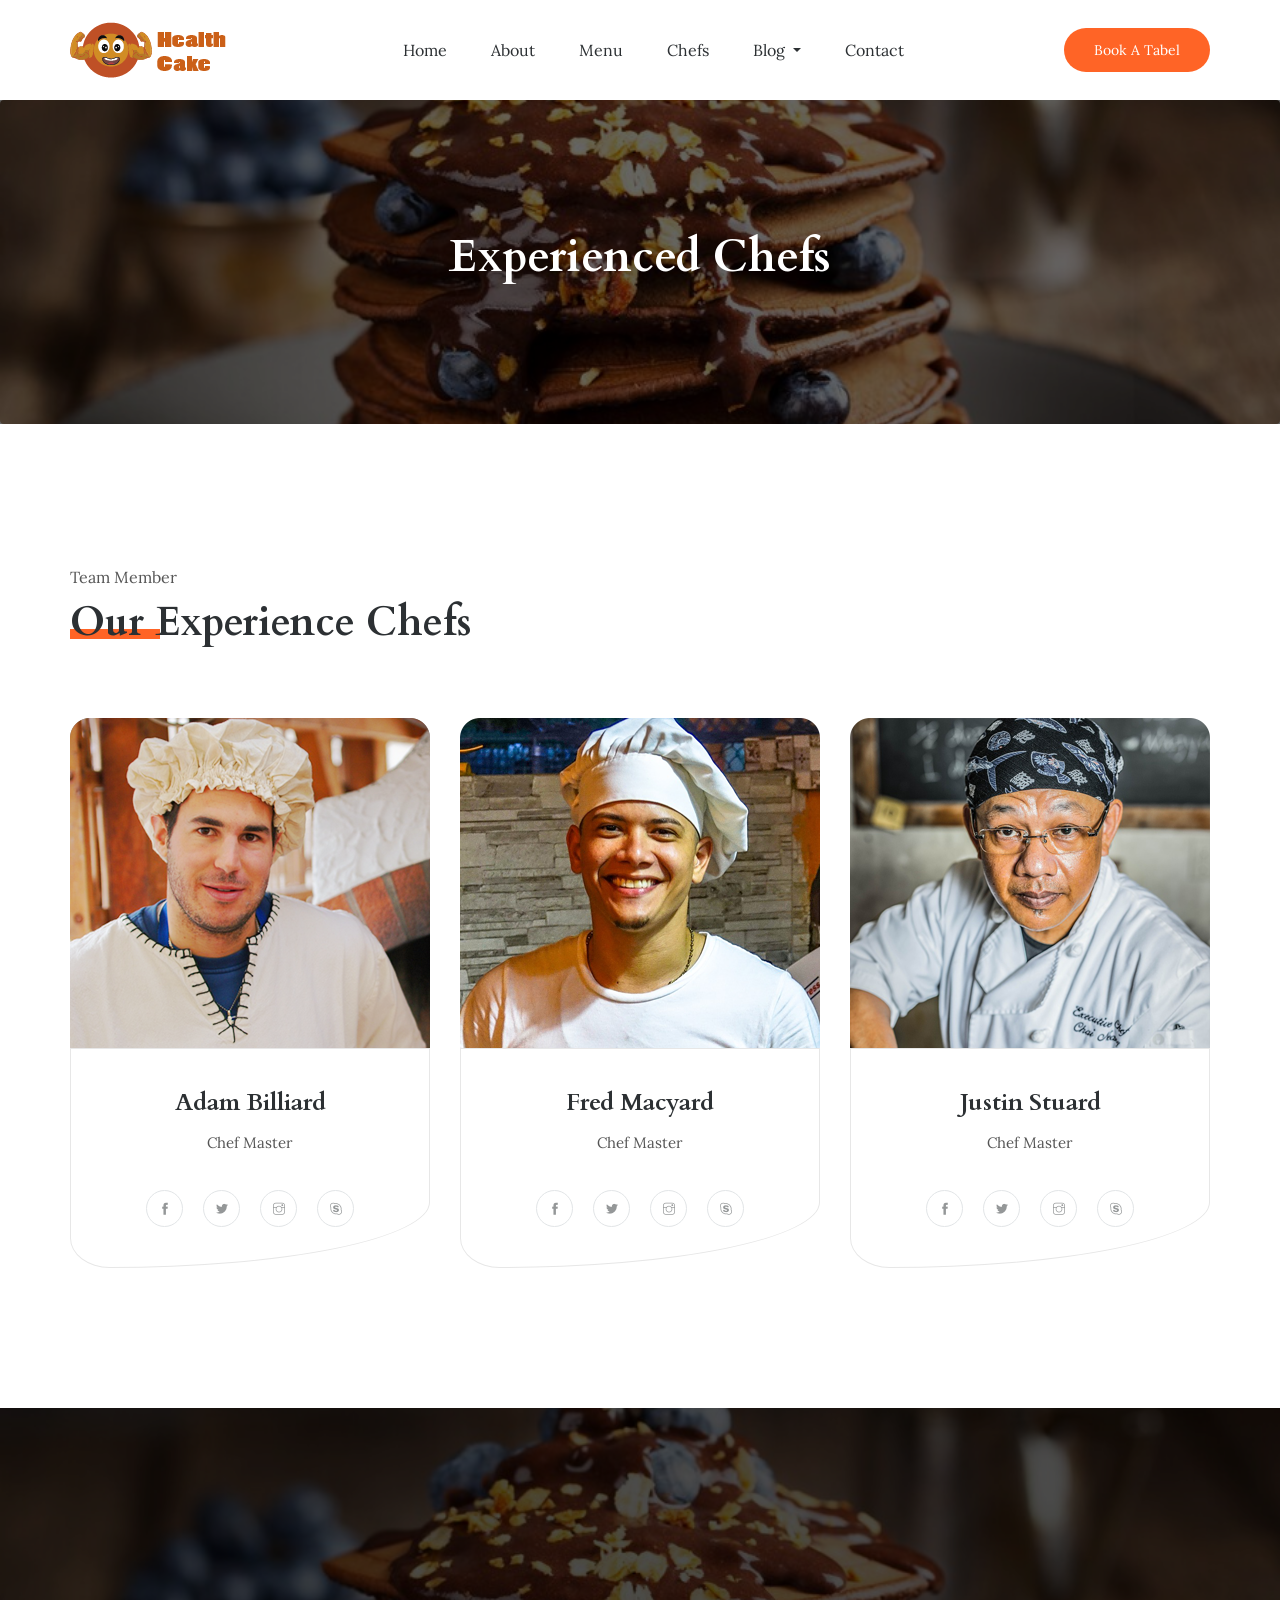
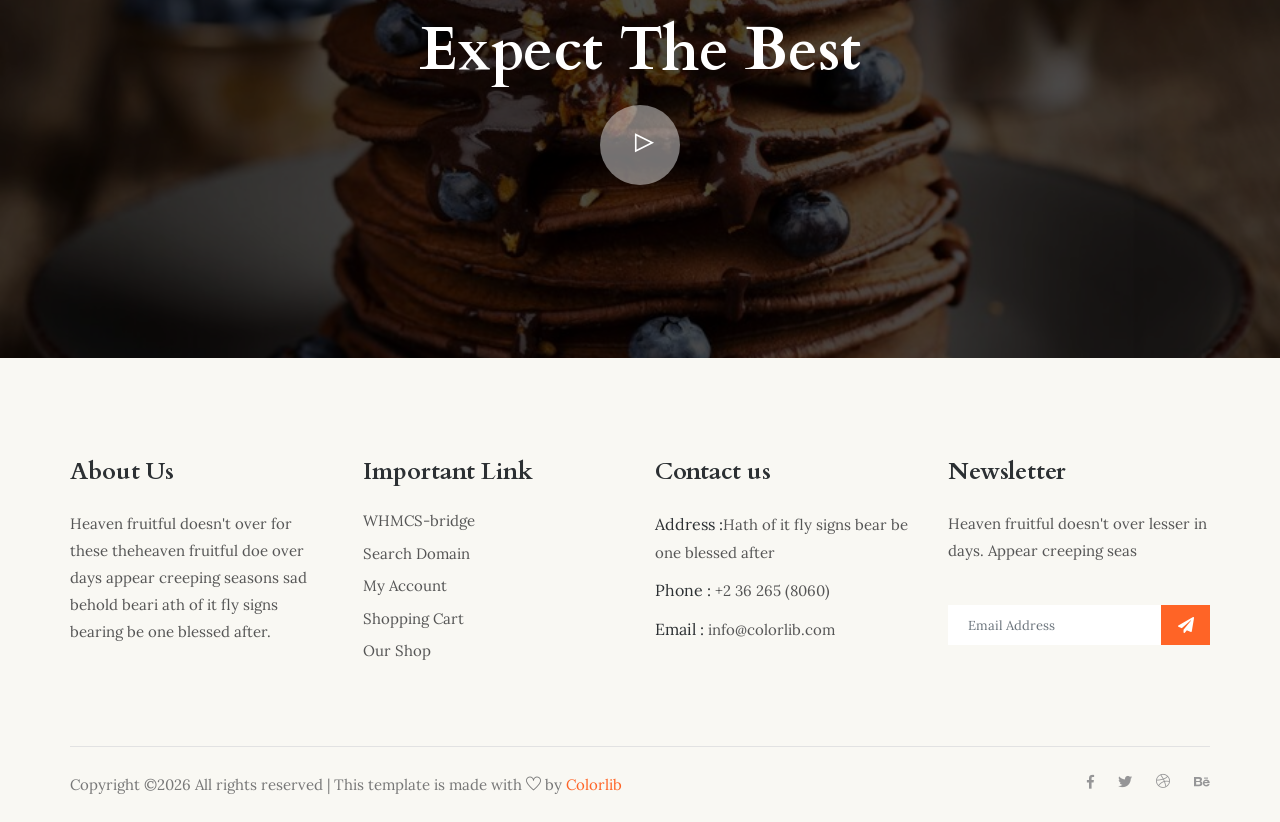
<file: chefs.html>
<!doctype html>
<html lang="en">

<head>
    <!-- Required meta tags -->
    <meta charset="utf-8">
    <meta name="viewport" content="width=device-width, initial-scale=1, shrink-to-fit=no">
    <title>Dingo</title>
    <link rel="icon" href="img/favicon.png">
    <!-- Bootstrap CSS -->
    <link rel="stylesheet" href="css/bootstrap.min.css">
    <!-- animate CSS -->
    <link rel="stylesheet" href="css/animate.css">
    <!-- owl carousel CSS -->
    <link rel="stylesheet" href="css/owl.carousel.min.css">
    <!-- themify CSS -->
    <link rel="stylesheet" href="css/themify-icons.css">
    <!-- flaticon CSS -->
    <link rel="stylesheet" href="css/flaticon.css">
    <!-- font awesome CSS -->
    <link rel="stylesheet" href="css/magnific-popup.css">
    <!-- swiper CSS -->
    <link rel="stylesheet" href="css/slick.css">
    <link rel="stylesheet" href="css/gijgo.min.css">
    <link rel="stylesheet" href="css/nice-select.css">
    <link rel="stylesheet" href="css/all.css">
    <!-- style CSS -->
    <link rel="stylesheet" href="css/style.css">
</head>

<body>
    <!--::header part start::-->
    <header class="main_menu">
        <div class="container">
            <div class="row align-items-center">
                <div class="col-lg-12">
                    <nav class="navbar navbar-expand-lg navbar-light">
                        <a class="navbar-brand" href="index.html"> <img src="img/logo.png" alt="logo"> </a>
                        <button class="navbar-toggler" type="button" data-toggle="collapse"
                            data-target="#navbarSupportedContent" aria-controls="navbarSupportedContent"
                            aria-expanded="false" aria-label="Toggle navigation">
                            <span class="navbar-toggler-icon"></span>
                        </button>

                        <div class="collapse navbar-collapse main-menu-item justify-content-end"
                            id="navbarSupportedContent">
                            <ul class="navbar-nav">
                                <li class="nav-item">
                                    <a class="nav-link" href="index.html">Home</a>
                                </li>
                                <li class="nav-item">
                                    <a class="nav-link" href="about.html">About</a>
                                </li>
                                <li class="nav-item">
                                    <a class="nav-link" href="food_menu.html">Menu</a>
                                </li>
                                <li class="nav-item">
                                    <a class="nav-link" href="chefs.html">Chefs</a>
                                </li>
                                <li class="nav-item dropdown">
                                    <a class="nav-link dropdown-toggle" href="blog.html" id="navbarDropdown" role="button" data-toggle="dropdown" aria-haspopup="true" aria-expanded="false">
                                        Blog
                                    </a>
                                    <div class="dropdown-menu" aria-labelledby="navbarDropdown">
                                        <a class="dropdown-item" href="blog.html">Blog</a>
                                        <a class="dropdown-item" href="single-blog.html">Single blog</a>
                                        <a class="dropdown-item" href="elements.html">Elements</a>
                                    </div>
                                </li>
                                <li class="nav-item">
                                    <a class="nav-link" href="contact.html">Contact</a>
                                </li>
                            </ul>
                        </div>
                        <div class="menu_btn">
                            <a href="#" class="single_page_btn d-none d-sm-block">book a tabel</a>
                        </div>
                    </nav>
                </div>
            </div>
        </div>
    </header>
    <!-- Header part end-->

    <!-- breadcrumb start-->
    <section class="breadcrumb breadcrumb_bg">
        <div class="container">
            <div class="row">
                <div class="col-lg-12">
                    <div class="breadcrumb_iner text-center">
                        <div class="breadcrumb_iner_item">
                            <h2>Experienced Chefs</h2>
                        </div>
                    </div>
                </div>
            </div>
        </div>
    </section>
    <!-- breadcrumb start-->

    <!--::chefs_part start::-->
    <section class="chefs_part blog_item_section section_padding">
        <div class="container">
            <div class="row">
                <div class="col-xl-5">
                    <div class="section_tittle">
                        <p>Team Member</p>
                        <h2>Our Experience Chefs</h2>
                    </div>
                </div>
            </div>
            <div class="row">
                <div class="col-sm-6 col-lg-4">
                    <div class="single_blog_item">
                        <div class="single_blog_img">
                            <img src="img/team/chefs_1.png" alt="">
                        </div>
                        <div class="single_blog_text text-center">
                            <h3>Adam Billiard</h3>
                            <p>Chef Master</p>
                            <div class="social_icon">
                                <a href="#"> <i class="ti-facebook"></i> </a>
                                <a href="#"> <i class="ti-twitter-alt"></i> </a>
                                <a href="#"> <i class="ti-instagram"></i> </a>
                                <a href="#"> <i class="ti-skype"></i> </a>
                            </div>
                        </div>
                    </div>
                </div>
                <div class="col-sm-6 col-lg-4">
                    <div class="single_blog_item">
                        <div class="single_blog_img">
                            <img src="img/team/chefs_2.png" alt="">
                        </div>
                        <div class="single_blog_text text-center">
                            <h3>Fred Macyard</h3>
                            <p>Chef Master</p>
                            <div class="social_icon">
                                <a href="#"> <i class="ti-facebook"></i> </a>
                                <a href="#"> <i class="ti-twitter-alt"></i> </a>
                                <a href="#"> <i class="ti-instagram"></i> </a>
                                <a href="#"> <i class="ti-skype"></i> </a>
                            </div>
                        </div>
                    </div>
                </div>
                <div class="col-sm-6 col-lg-4">
                    <div class="single_blog_item">
                        <div class="single_blog_img">
                            <img src="img/team/chefs_3.png" alt="">
                        </div>
                        <div class="single_blog_text text-center">
                            <h3>Justin Stuard</h3>
                            <p>Chef Master</p>
                            <div class="social_icon">
                                <a href="#"> <i class="ti-facebook"></i> </a>
                                <a href="#"> <i class="ti-twitter-alt"></i> </a>
                                <a href="#"> <i class="ti-instagram"></i> </a>
                                <a href="#"> <i class="ti-skype"></i> </a>
                            </div>
                        </div>
                    </div>
                </div>
                <div class="col-sm-6 col-lg-4 d-none d-sm-block d-lg-none">
                    <div class="single_blog_item">
                        <div class="single_blog_img">
                            <img src="img/team/chefs_1.png" alt="">
                        </div>
                        <div class="single_blog_text text-center">
                            <h3>Justin Stuard</h3>
                            <p>Chef Master</p>
                            <div class="social_icon">
                                <a href="#"> <i class="ti-facebook"></i> </a>
                                <a href="#"> <i class="ti-twitter-alt"></i> </a>
                                <a href="#"> <i class="ti-instagram"></i> </a>
                                <a href="#"> <i class="ti-skype"></i> </a>
                            </div>
                        </div>
                    </div>
                </div>
            </div>
        </div>
    </section>
    <!--::chefs_part end::-->

    <!-- intro_video_bg start-->
    <section class="intro_video_bg">
        <div class="container">
            <div class="row">
                <div class="col-lg-12">
                    <div class="intro_video_iner text-center">
                        <h2>Expect The Best</h2>
                        <div class="intro_video_icon">
                            <a id="play-video_1" class="video-play-button popup-youtube"
                                href="https://www.youtube.com/watch?v=pBFQdxA-apI">
                                <span class="ti-control-play"></span>
                            </a>
                        </div>
                    </div>
                </div>
            </div>
        </div>
    </section>
    <!-- intro_video_bg part start-->

    <!-- footer part start-->
    <footer class="footer-area">
        <div class="container">
            <div class="row">
                <div class="col-xl-3 col-sm-6 col-md-4">
                    <div class="single-footer-widget footer_1">
                        <h4>About Us</h4>
                        <p>Heaven fruitful doesn't over for these theheaven fruitful doe over days
                            appear creeping seasons sad behold beari ath of it fly signs bearing
                            be one blessed after.</p>
                    </div>
                </div>
                <div class="col-xl-3 col-sm-6 col-md-4">
                    <div class="single-footer-widget footer_2">
                        <h4>Important Link</h4>
                        <div class="contact_info">
                            <ul>
                                <li><a href="#">WHMCS-bridge</a></li>
                                <li><a href="#"> Search Domain</a></li>
                                <li><a href="#">My Account</a></li>
                                <li><a href="#">Shopping Cart</a></li>
                                <li><a href="#"> Our Shop</a></li>
                            </ul>
                        </div>
                    </div>
                </div>
                <div class="col-xl-3 col-sm-6 col-md-4">
                    <div class="single-footer-widget footer_2">
                        <h4>Contact us</h4>
                        <div class="contact_info">
                            <p><span> Address :</span>Hath of it fly signs bear be one blessed after </p>
                            <p><span> Phone :</span> +2 36 265 (8060)</p>
                            <p><span> Email : </span>info@colorlib.com </p>
                        </div>
                    </div>
                </div>
                <div class="col-xl-3 col-sm-8 col-md-6">
                    <div class="single-footer-widget footer_3">
                        <h4>Newsletter</h4>
                        <p>Heaven fruitful doesn't over lesser in days. Appear creeping seas</p>
                        <form action="#">
                            <div class="form-group">
                                <div class="input-group mb-3">
                                    <input type="text" class="form-control" placeholder='Email Address'
                                        onfocus="this.placeholder = ''" onblur="this.placeholder = 'Email Address'">
                                    <div class="input-group-append">
                                        <button class="btn" type="button"><i class="fas fa-paper-plane"></i></button>
                                    </div>
                                </div>
                            </div>
                        </form>
                    </div>
                </div>
            </div>
            <div class="copyright_part_text">
                <div class="row">
                    <div class="col-lg-8">
                        <p class="footer-text m-0"><!-- Link back to Colorlib can't be removed. Template is licensed under CC BY 3.0. -->
Copyright &copy;<script>document.write(new Date().getFullYear());</script> All rights reserved | This template is made with <i class="ti-heart" aria-hidden="true"></i> by <a href="https://colorlib.com" target="_blank">Colorlib</a>
<!-- Link back to Colorlib can't be removed. Template is licensed under CC BY 3.0. --></p>
                    </div>
                    <div class="col-lg-4">
                        <div class="copyright_social_icon text-right">
                            <a href="#"><i class="fab fa-facebook-f"></i></a>
                            <a href="#"><i class="fab fa-twitter"></i></a>
                            <a href="#"><i class="ti-dribbble"></i></a>
                            <a href="#"><i class="fab fa-behance"></i></a>
                        </div>
                    </div>
                </div>
            </div>
        </div>
    </footer>
    <!-- footer part end-->

    <!-- jquery plugins here-->
    <!-- jquery -->
    <script src="js/jquery-1.12.1.min.js"></script>
    <!-- popper js -->
    <script src="js/popper.min.js"></script>
    <!-- bootstrap js -->
    <script src="js/bootstrap.min.js"></script>
    <!-- easing js -->
    <script src="js/jquery.magnific-popup.js"></script>
    <!-- swiper js -->
    <script src="js/swiper.min.js"></script>
    <!-- swiper js -->
    <script src="js/masonry.pkgd.js"></script>
    <!-- particles js -->
    <script src="js/owl.carousel.min.js"></script>
    <!-- swiper js -->
    <script src="js/slick.min.js"></script>
    <script src="js/gijgo.min.js"></script>
    <script src="js/jquery.nice-select.min.js"></script>
    <!-- custom js -->
    <script src="js/custom.js"></script>
</body>

</html>
</file>
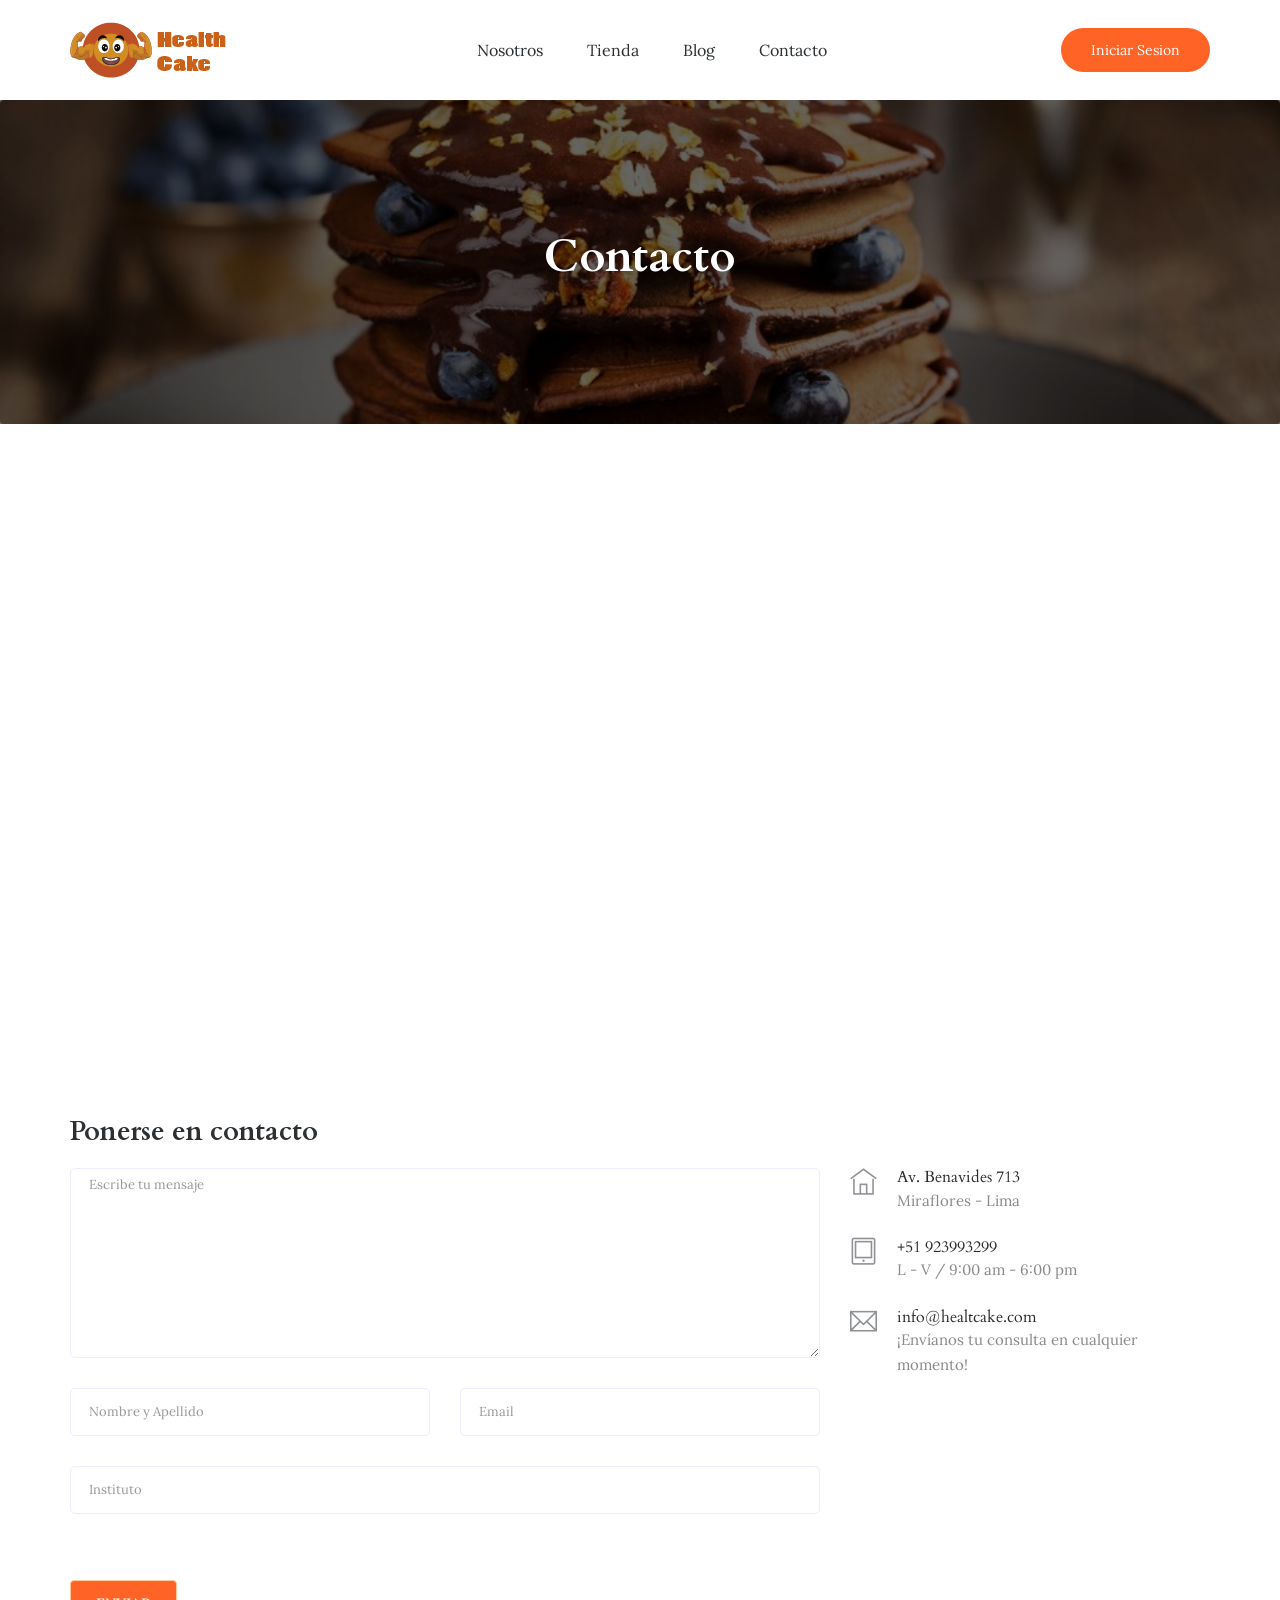
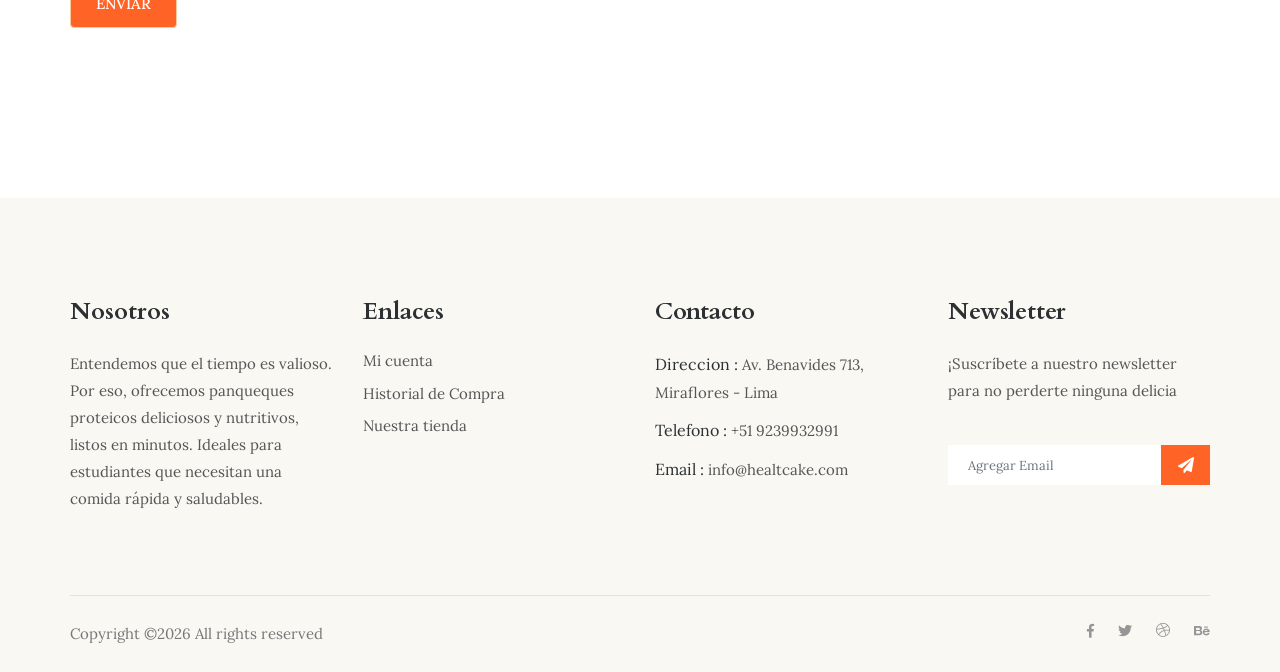
<file: contact.html>
<!doctype html>
<html lang="es">

<head>
    <!-- Required meta tags -->
    <meta charset="utf-8">
    <meta name="viewport" content="width=device-width, initial-scale=1, shrink-to-fit=no">
    <title>Healt Cake</title>
    <link rel="icon" href="img/favi.png">
    <!-- Bootstrap CSS -->
    <link rel="stylesheet" href="css/bootstrap.min.css">
    <!-- animate CSS -->
    <link rel="stylesheet" href="css/animate.css">
    <!-- owl carousel CSS -->
    <link rel="stylesheet" href="css/owl.carousel.min.css">
    <!-- themify CSS -->
    <link rel="stylesheet" href="css/themify-icons.css">
    <!-- flaticon CSS -->
    <link rel="stylesheet" href="css/flaticon.css">
    <!-- font awesome CSS -->
    <link rel="stylesheet" href="css/magnific-popup.css">
    <!-- swiper CSS -->
    <link rel="stylesheet" href="css/slick.css">
    <link rel="stylesheet" href="css/gijgo.min.css">
    <link rel="stylesheet" href="css/nice-select.css">
    <link rel="stylesheet" href="css/all.css">
    <!-- style CSS -->
    <link rel="stylesheet" href="css/style.css">
</head>

<body>
    <!--::header part start::-->
    <header class="main_menu">
        <div class="container">
            <div class="row align-items-center">
                <div class="col-lg-12">
                    <nav class="navbar navbar-expand-lg navbar-light">
                        <a class="navbar-brand" href="index.html"> <img src="img/logo.png" alt="logo"> </a>
                        <button class="navbar-toggler" type="button" data-toggle="collapse"
                            data-target="#navbarSupportedContent" aria-controls="navbarSupportedContent"
                            aria-expanded="false" aria-label="Toggle navigation">
                            <span class="navbar-toggler-icon"></span>
                        </button>

                        <div class="collapse navbar-collapse main-menu-item justify-content-end"
                            id="navbarSupportedContent">
                            <ul class="navbar-nav">
                              <!--<li class="nav-item">
                                  <a class="nav-link" href="index.html">Home</a>
                              </li>-->
                              <li class="nav-item">
                                  <a class="nav-link" href="about.html">Nosotros</a>
                              </li>
                              <li class="nav-item">
                                  <a class="nav-link" href="food_menu.html">Tienda</a>
                              </li>
                              <!--<li class="nav-item">
                                  <a class="nav-link" href="chefs.html">Team</a>
                              </li-->
                              <li class="nav-item">
                                  <a class="nav-link" href="single-blog.html">Blog
                                  </a>
                              </li>
                              <!--li class="nav-item dropdown">
                                  <a class="nav-link dropdown-toggle" href="blog.html" id="navbarDropdown" role="button" data-toggle="dropdown" aria-haspopup="true" aria-expanded="false">
                                      Blog
                                  </a>
                                  <div class="dropdown-menu" aria-labelledby="navbarDropdown">
                                      <a class="dropdown-item" href="blog.html">Blog</a>
                                      <a class="dropdown-item" href="single-blog.html">Single blog</a>
                                      <a class="dropdown-item" href="elements.html">Elements</a>
                                  </div>
                              </li-->
                              <li class="nav-item">
                                  <a class="nav-link" href="contact.html">Contacto</a>
                              </li>
                          </ul>
                        </div>
                        <div class="menu_btn">
                            <a href="#" class="single_page_btn d-none d-sm-block">Iniciar Sesion</a>
                        </div>
                    </nav>
                </div>
            </div>
        </div>
    </header>
    <!-- Header part end-->

  <!-- breadcrumb start-->
  <section class="breadcrumb breadcrumb_bg">
    <div class="container">
      <div class="row">
        <div class="col-lg-12">
          <div class="breadcrumb_iner text-center">
            <div class="breadcrumb_iner_item">
              <h2>Contacto</h2>
            </div>
          </div>
        </div>
      </div>
    </div>
  </section>
  <!-- breadcrumb start-->

  <!-- ================ contact section start ================= -->
  <section class="contact-section section_padding">
    <div class="container">
      <div class="d-none d-sm-block mb-5 pb-4">
        <div id="map" style="height: 480px;">
          <iframe src="https://www.google.com/maps/embed?pb=!1m18!1m12!1m3!1d1905.0599698530257!2d-77.02474906163891!3d-12.124963602907183!2m3!1f0!2f0!3f0!3m2!1i1024!2i768!4f13.1!3m3!1m2!1s0x9105c81c605ea5e1%3A0x17328a8b49d37914!2sISIL%20-%20Miraflores!5e0!3m2!1ses-419!2spe!4v1720194412907!5m2!1ses-419!2spe" width="1200" height="480" style="border:0;" allowfullscreen="" loading="lazy" referrerpolicy="no-referrer-when-downgrade"></iframe>
        </div>
        

      </div>


      <div class="row">
        <div class="col-12">
          <h2 class="contact-title">Ponerse en contacto</h2>
        </div>
        <div class="col-lg-8">
          <form class="form-contact contact_form" action="contact_process.php" method="post" id="contactForm"
            novalidate="novalidate">
            <div class="row">
              <div class="col-12">
                <div class="form-group">

                  <textarea class="form-control w-100" name="message" id="message" cols="30" rows="9"
                    onfocus="this.placeholder = ''" onblur="this.placeholder = 'Enter Message'"
                    placeholder='Escribe tu mensaje'></textarea>
                </div>
              </div>
              <div class="col-sm-6">
                <div class="form-group">
                  <input class="form-control" name="name" id="name" type="text" onfocus="this.placeholder = ''"
                    onblur="this.placeholder = 'Enter your name'" placeholder='Nombre y Apellido'>
                </div>
              </div>
              <div class="col-sm-6">
                <div class="form-group">
                  <input class="form-control" name="email" id="email" type="email" onfocus="this.placeholder = ''"
                    onblur="this.placeholder = 'Enter email address'" placeholder='Email'>
                </div>
              </div>
              <div class="col-12">
                <div class="form-group">
                  <input class="form-control" name="subject" id="subject" type="text" onfocus="this.placeholder = ''"
                    onblur="this.placeholder = 'Enter Subject'" placeholder='Instituto'>
                </div>
              </div>
            </div>
            <div class="form-group mt-3">
              <button type="submit" class="button button-contactForm btn_4">Enviar</button>
            </div>
          </form>
        </div>
        <div class="col-lg-4">
          <div class="media contact-info">
            <span class="contact-info__icon"><i class="ti-home"></i></span>
            <div class="media-body">
              <h3> Av. Benavides 713</h3>
              <p>Miraflores - Lima</p>
            </div>
          </div>
          <div class="media contact-info">
            <span class="contact-info__icon"><i class="ti-tablet"></i></span>
            <div class="media-body">
              <h3>+51 923993299</h3>
              <p>L - V / 9:00 am - 6:00 pm</p>
            </div>
          </div>
          <div class="media contact-info">
            <span class="contact-info__icon"><i class="ti-email"></i></span>
            <div class="media-body">
              <h3>info@healtcake.com</h3>
              <p>¡Envíanos tu consulta en cualquier momento!</p>
            </div>
          </div>
        </div>
      </div>
    </div>
  </section>
  <!-- ================ contact section end ================= -->

  <!-- footer part start-->
  <footer class="footer-area">
    <div class="container">
        <div class="row">
            <div class="col-xl-3 col-sm-6 col-md-3 col-lg-3">
                <div class="single-footer-widget footer_1">
                    <h4>Nosotros</h4>
                    <p>Entendemos que el tiempo es valioso. Por eso, ofrecemos panqueques proteicos deliciosos y nutritivos, listos en minutos. Ideales para estudiantes que necesitan una comida rápida y saludables.</p>
                </div>
            </div>
            <div class="col-xl-3 col-sm-6 col-md-2 col-lg-3">
                <div class="single-footer-widget footer_2">
                    <h4>Enlaces</h4>
                    <div class="contact_info">
                        <ul>
                            <li><a href="#"></a></li>
                            <li><a href="#"></a></li>
                            <li><a href="#">Mi cuenta</a></li>
                            <li><a href="#">Historial de Compra</a></li>
                            <li><a href="#">Nuestra tienda</a></li>
                        </ul>
                    </div>
                </div>
            </div>
            <div class="col-xl-3 col-sm-6 col-md-3 col-lg-3">
                <div class="single-footer-widget footer_2">
                    <h4>Contacto</h4>
                    <div class="contact_info">
                        <p><span> Direccion :</span> Av. Benavides 713, Miraflores - Lima</p>
                        <p><span> Telefono :</span> +51 9239932991</p>
                        <p><span> Email : </span>info@healtcake.com </p>
                    </div>
                </div>
            </div>
            <div class="col-xl-3 col-sm-6 col-md-4 col-lg-3">
                <div class="single-footer-widget footer_3">
                    <h4>Newsletter</h4>
                    <p>¡Suscríbete a nuestro newsletter para no perderte ninguna delicia</p>
                    <form action="#">
                        <div class="form-group">
                            <div class="input-group mb-3">
                                <input type="text" class="form-control" placeholder='Agregar Email'
                                    onfocus="this.placeholder = ''" onblur="this.placeholder = 'Email'">
                                <div class="input-group-append">
                                    <button class="btn" type="button"><i class="fas fa-paper-plane"></i></button>
                                </div>
                            </div>
                        </div>
                    </form>
                </div>
            </div>
        </div>
        <div class="copyright_part_text">
            <div class="row">
                <div class="col-lg-8">
                    <p class="footer-text m-0"><!-- Link back to Colorlib can't be removed. Template is licensed under CC BY 3.0. -->
Copyright &copy;<script>document.write(new Date().getFullYear());</script> All rights reserved
<!-- Link back to Colorlib can't be removed. Template is licensed under CC BY 3.0. --></p>
                </div>
                <div class="col-lg-4">
                    <div class="copyright_social_icon text-right">
                        <a href="#"><i class="fab fa-facebook-f"></i></a>
                        <a href="#"><i class="fab fa-twitter"></i></a>
                        <a href="#"><i class="ti-dribbble"></i></a>
                        <a href="#"><i class="fab fa-behance"></i></a>
                    </div>
                </div>
            </div>
        </div>
    </div>
</footer>
  <!-- footer part end-->

  <!-- jquery plugins here-->
  <!-- jquery -->
  <script src="js/jquery-1.12.1.min.js"></script>
  <!-- popper js -->
  <script src="js/popper.min.js"></script>
  <!-- bootstrap js -->
  <script src="js/bootstrap.min.js"></script>
  <!-- easing js -->
  <script src="js/jquery.magnific-popup.js"></script>
  <!-- swiper js -->
  <script src="js/swiper.min.js"></script>
  <!-- swiper js -->
  <script src="js/masonry.pkgd.js"></script>
  <!-- particles js -->
  <script src="js/owl.carousel.min.js"></script>
  <!-- swiper js -->
  <script src="js/slick.min.js"></script>
  <script src="js/gijgo.min.js"></script>
  <script src="js/jquery.nice-select.min.js"></script>
  <!-- particles js -->
  <script src="js/contact.js"></script>
  <!-- ajaxchimp js -->
  <script src="js/jquery.ajaxchimp.min.js"></script>
  <!-- validate js -->
  <script src="js/jquery.validate.min.js"></script>
  <!-- form js -->
  <script src="js/jquery.form.js"></script>
  <!-- custom js -->
  <script src="js/custom.js"></script>
</body>

</html>
</file>
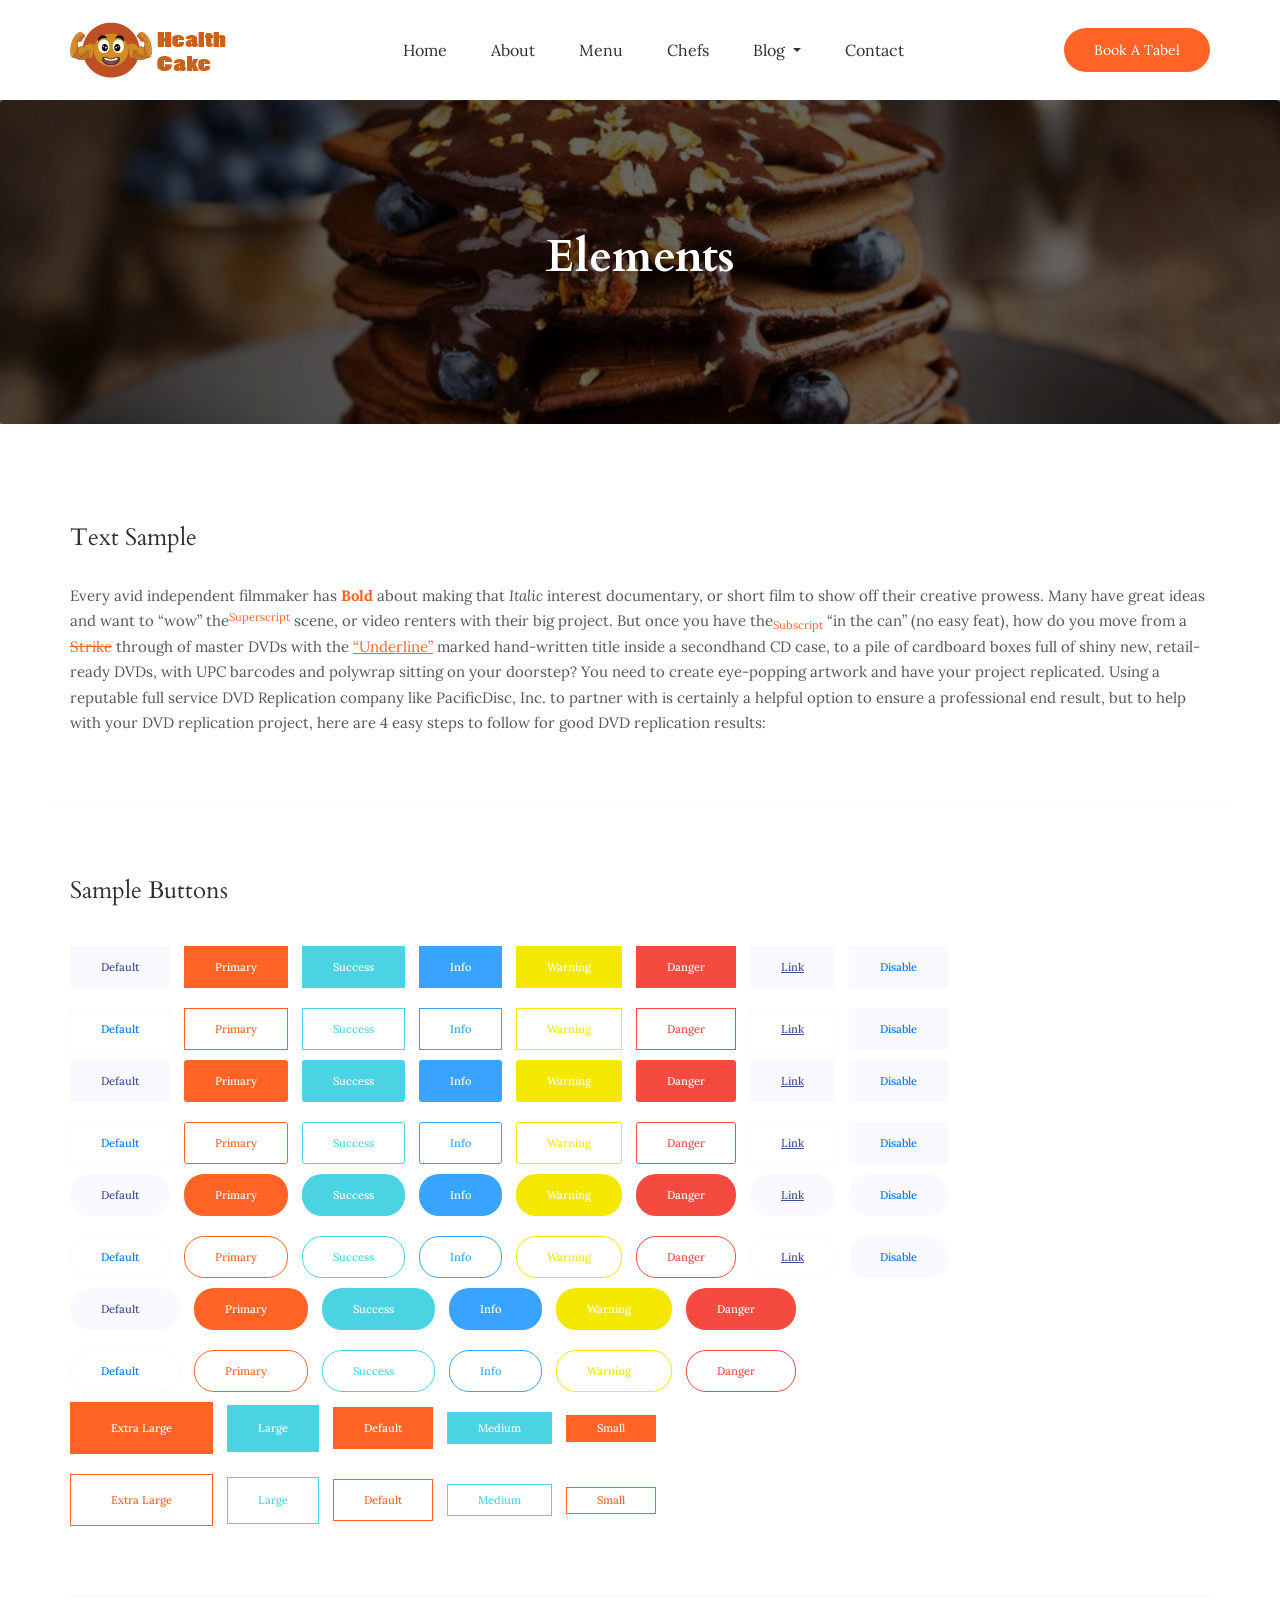
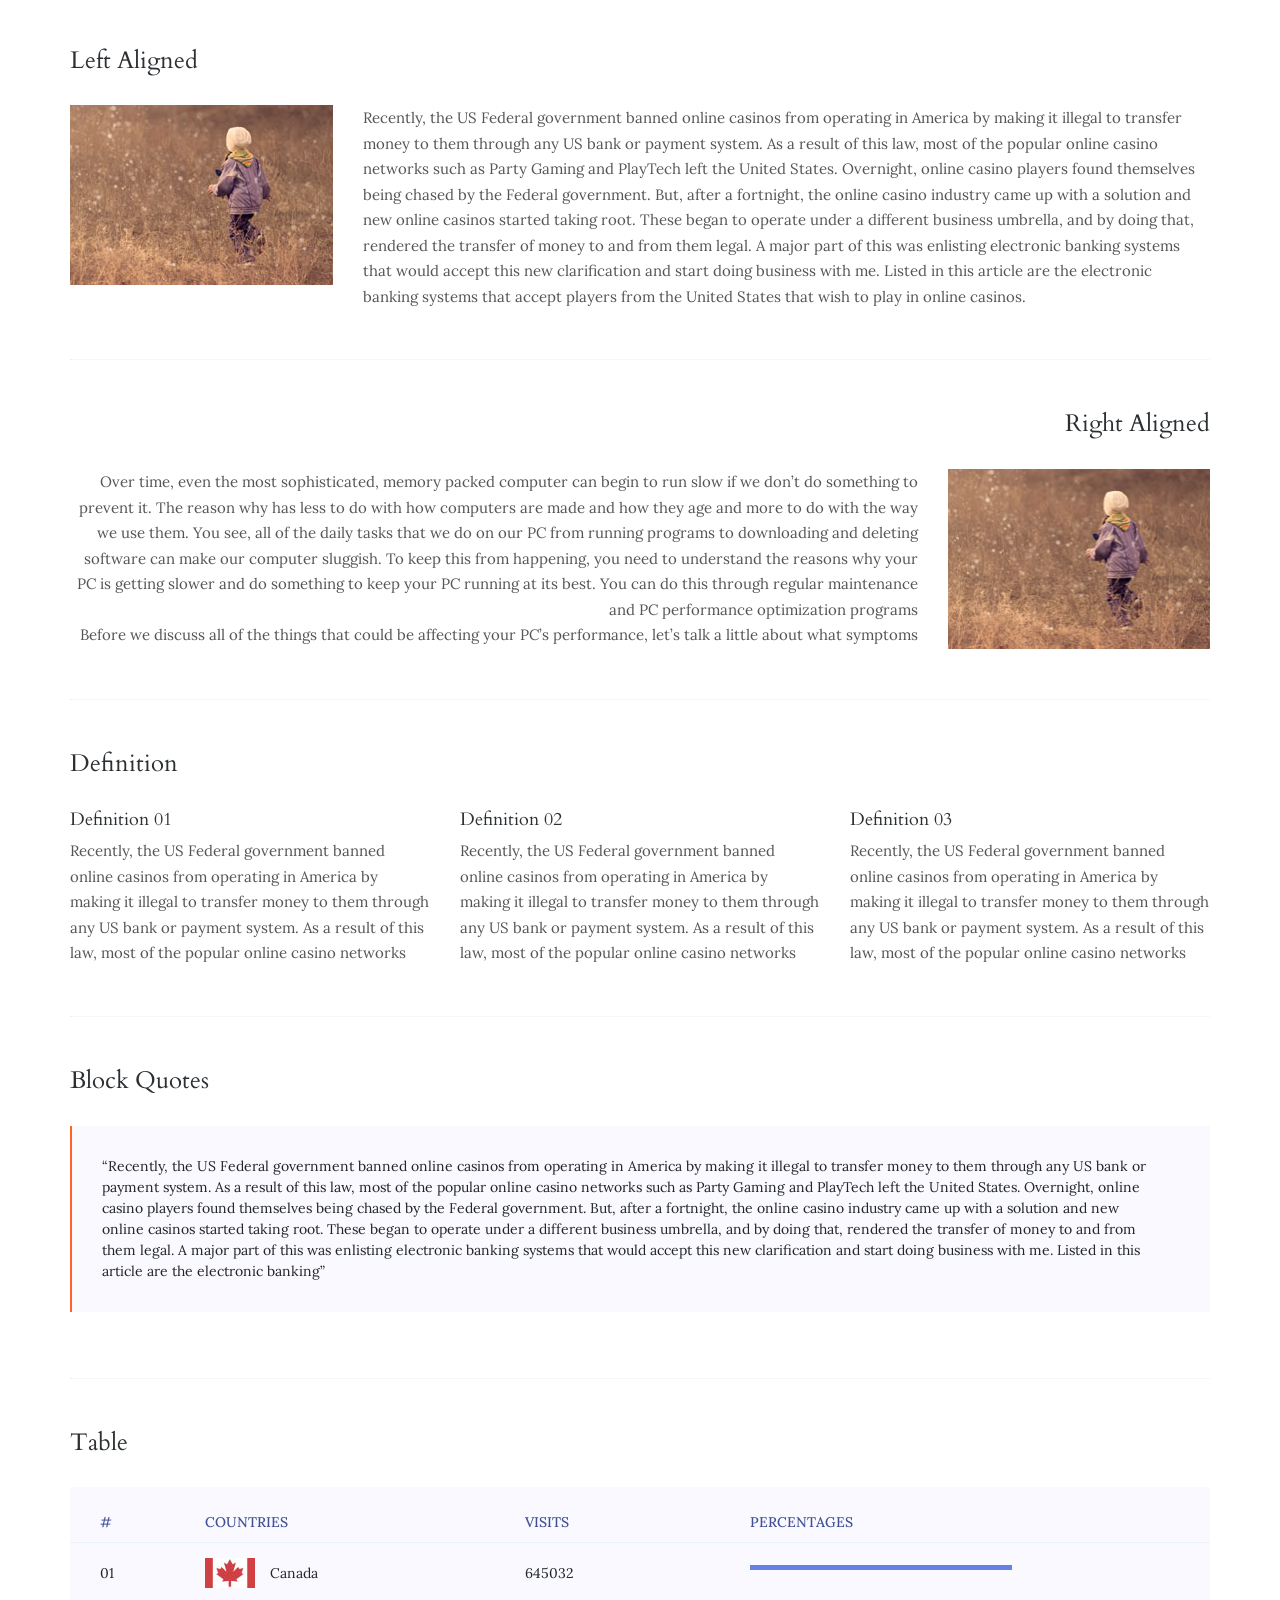
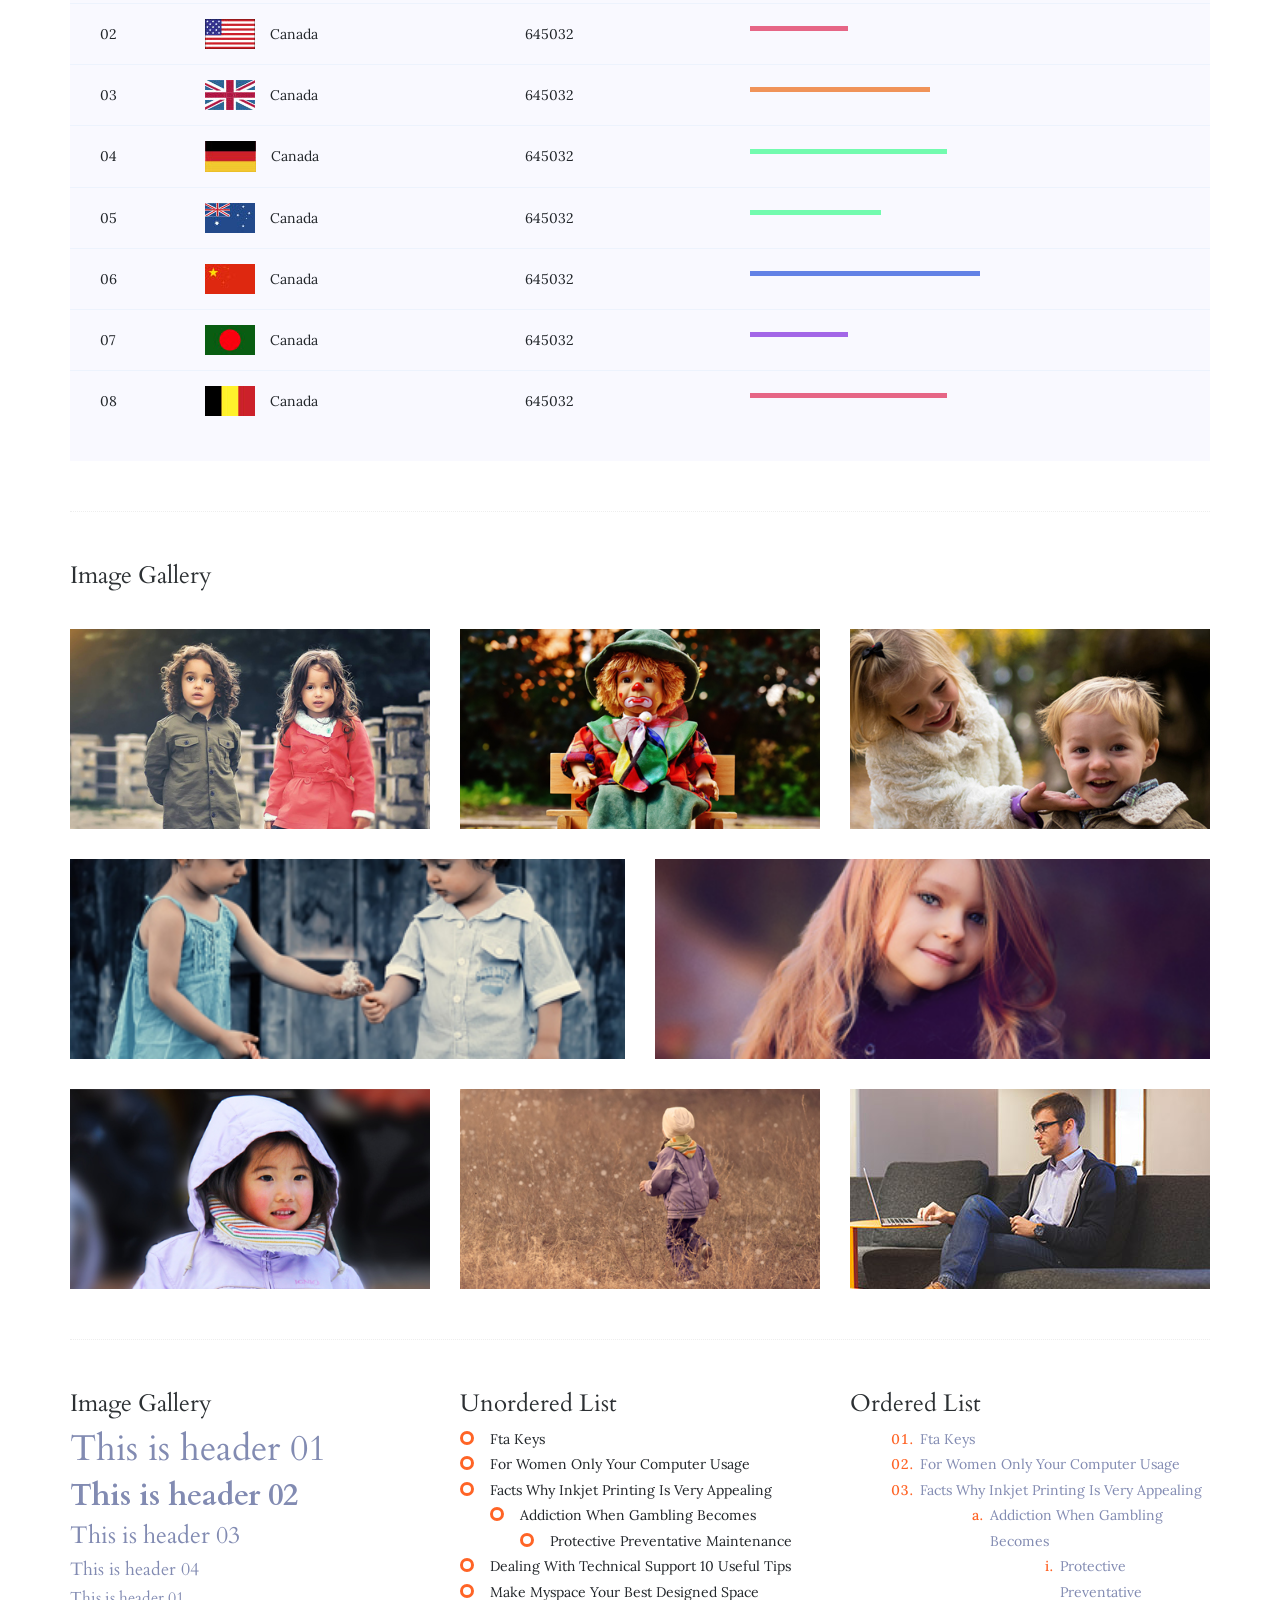
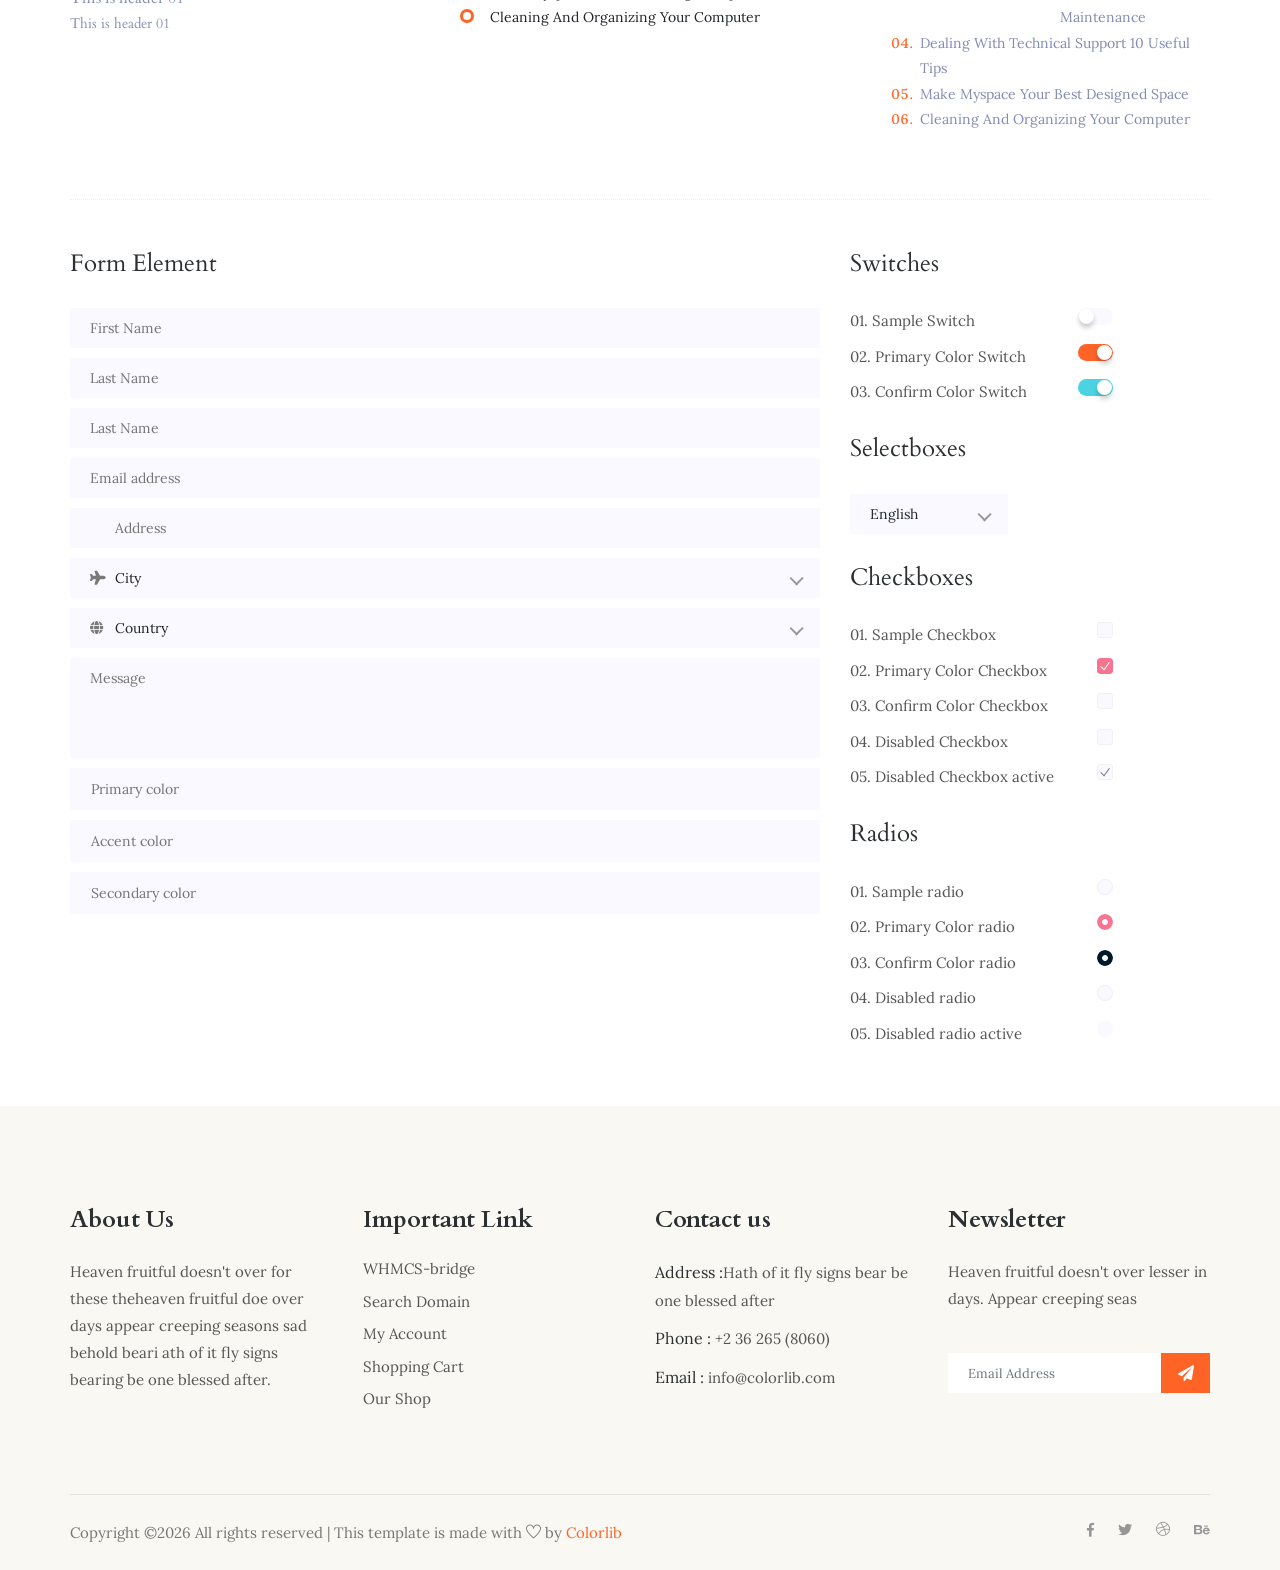
<file: elements.html>
<!doctype html>
<html lang="en">

<head>
    <!-- Required meta tags -->
    <meta charset="utf-8">
    <meta name="viewport" content="width=device-width, initial-scale=1, shrink-to-fit=no">
    <title>Dingo</title>
    <link rel="icon" href="img/favicon.png">
    <!-- Bootstrap CSS -->
    <link rel="stylesheet" href="css/bootstrap.min.css">
    <!-- animate CSS -->
    <link rel="stylesheet" href="css/animate.css">
    <!-- owl carousel CSS -->
    <link rel="stylesheet" href="css/owl.carousel.min.css">
    <!-- themify CSS -->
    <link rel="stylesheet" href="css/themify-icons.css">
    <!-- flaticon CSS -->
    <link rel="stylesheet" href="css/flaticon.css">
    <!-- font awesome CSS -->
    <link rel="stylesheet" href="css/magnific-popup.css">
    <!-- swiper CSS -->
    <link rel="stylesheet" href="css/slick.css">
    <link rel="stylesheet" href="css/gijgo.min.css">
    <link rel="stylesheet" href="css/nice-select.css">
    <link rel="stylesheet" href="css/all.css">
    <!-- style CSS -->
    <link rel="stylesheet" href="css/style.css">
</head>

<body>
    <!--::header part start::-->
    <header class="main_menu">
		<div class="container">
			<div class="row align-items-center">
				<div class="col-lg-12">
					<nav class="navbar navbar-expand-lg navbar-light">
						<a class="navbar-brand" href="index.html"> <img src="img/logo.png" alt="logo"> </a>
						<button class="navbar-toggler" type="button" data-toggle="collapse"
							data-target="#navbarSupportedContent" aria-controls="navbarSupportedContent"
							aria-expanded="false" aria-label="Toggle navigation">
							<span class="navbar-toggler-icon"></span>
						</button>

						<div class="collapse navbar-collapse main-menu-item justify-content-end"
							id="navbarSupportedContent">
							<ul class="navbar-nav">
								<li class="nav-item">
									<a class="nav-link" href="index.html">Home</a>
								</li>
								<li class="nav-item">
									<a class="nav-link" href="about.html">About</a>
								</li>
								<li class="nav-item">
									<a class="nav-link" href="food_menu.html">Menu</a>
								</li>
								<li class="nav-item">
									<a class="nav-link" href="chefs.html">Chefs</a>
								</li>
								<li class="nav-item dropdown">
									<a class="nav-link dropdown-toggle" href="blog.html" id="navbarDropdown" role="button" data-toggle="dropdown" aria-haspopup="true" aria-expanded="false">
										Blog
									</a>
									<div class="dropdown-menu" aria-labelledby="navbarDropdown">
										<a class="dropdown-item" href="blog.html">Blog</a>
										<a class="dropdown-item" href="single-blog.html">Single blog</a>
										<a class="dropdown-item" href="elements.html">Elements</a>
									</div>
								</li>
								<li class="nav-item">
									<a class="nav-link" href="contact.html">Contact</a>
								</li>
							</ul>
						</div>
						<div class="menu_btn">
							<a href="#" class="single_page_btn d-none d-sm-block">book a tabel</a>
						</div>
					</nav>
				</div>
			</div>
		</div>
	</header>
	<!-- Header part end-->
	
	<!-- breadcrumb start-->
    <section class="breadcrumb breadcrumb_bg">
        <div class="container">
            <div class="row">
                <div class="col-lg-12">
                    <div class="breadcrumb_iner text-center">
                        <div class="breadcrumb_iner_item">
                            <h2>Elements</h2>
                        </div>
                    </div>
                </div>
            </div>
        </div>
    </section>
	<!-- End banner Area -->

	<!-- Start Sample Area -->
	<section class="sample-text-area">
		<div class="container box_1170">
			<h3 class="text-heading">Text Sample</h3>
			<p class="sample-text">
				Every avid independent filmmaker has <b>Bold</b> about making that <i>Italic</i> interest documentary, or short
				film to show off their creative prowess. Many have great ideas and want to “wow” the<sup>Superscript</sup> scene,
				or video renters with their big project. But once you have the<sub>Subscript</sub> “in the can” (no easy feat), how
				do you move from a <del>Strike</del> through of master DVDs with the <u>“Underline”</u> marked hand-written title
				inside a secondhand CD case, to a pile of cardboard boxes full of shiny new, retail-ready DVDs, with UPC barcodes
				and polywrap sitting on your doorstep? You need to create eye-popping artwork and have your project replicated.
				Using a reputable full service DVD Replication company like PacificDisc, Inc. to partner with is certainly a
				helpful option to ensure a professional end result, but to help with your DVD replication project, here are 4 easy
				steps to follow for good DVD replication results:

			</p>
		</div>
	</section>
	<!-- End Sample Area -->

	<!-- Start Button -->
	<section class="button-area">
		<div class="container box_1170 border-top-generic">
			<h3 class="text-heading">Sample Buttons</h3>
			<div class="button-group-area">
				<a href="#" class="genric-btn default">Default</a>
				<a href="#" class="genric-btn primary">Primary</a>
				<a href="#" class="genric-btn success">Success</a>
				<a href="#" class="genric-btn info">Info</a>
				<a href="#" class="genric-btn warning">Warning</a>
				<a href="#" class="genric-btn danger">Danger</a>
				<a href="#" class="genric-btn link">Link</a>
				<a href="#" class="genric-btn disable">Disable</a>
			</div>
			<div class="button-group-area mt-10">
				<a href="#" class="genric-btn default-border">Default</a>
				<a href="#" class="genric-btn primary-border">Primary</a>
				<a href="#" class="genric-btn success-border">Success</a>
				<a href="#" class="genric-btn info-border">Info</a>
				<a href="#" class="genric-btn warning-border">Warning</a>
				<a href="#" class="genric-btn danger-border">Danger</a>
				<a href="#" class="genric-btn link-border">Link</a>
				<a href="#" class="genric-btn disable">Disable</a>
			</div>
			<div class="button-group-area mt-40">
				<a href="#" class="genric-btn default radius">Default</a>
				<a href="#" class="genric-btn primary radius">Primary</a>
				<a href="#" class="genric-btn success radius">Success</a>
				<a href="#" class="genric-btn info radius">Info</a>
				<a href="#" class="genric-btn warning radius">Warning</a>
				<a href="#" class="genric-btn danger radius">Danger</a>
				<a href="#" class="genric-btn link radius">Link</a>
				<a href="#" class="genric-btn disable radius">Disable</a>
			</div>
			<div class="button-group-area mt-10">
				<a href="#" class="genric-btn default-border radius">Default</a>
				<a href="#" class="genric-btn primary-border radius">Primary</a>
				<a href="#" class="genric-btn success-border radius">Success</a>
				<a href="#" class="genric-btn info-border radius">Info</a>
				<a href="#" class="genric-btn warning-border radius">Warning</a>
				<a href="#" class="genric-btn danger-border radius">Danger</a>
				<a href="#" class="genric-btn link-border radius">Link</a>
				<a href="#" class="genric-btn disable radius">Disable</a>
			</div>
			<div class="button-group-area mt-40">
				<a href="#" class="genric-btn default circle">Default</a>
				<a href="#" class="genric-btn primary circle">Primary</a>
				<a href="#" class="genric-btn success circle">Success</a>
				<a href="#" class="genric-btn info circle">Info</a>
				<a href="#" class="genric-btn warning circle">Warning</a>
				<a href="#" class="genric-btn danger circle">Danger</a>
				<a href="#" class="genric-btn link circle">Link</a>
				<a href="#" class="genric-btn disable circle">Disable</a>
			</div>
			<div class="button-group-area mt-10">
				<a href="#" class="genric-btn default-border circle">Default</a>
				<a href="#" class="genric-btn primary-border circle">Primary</a>
				<a href="#" class="genric-btn success-border circle">Success</a>
				<a href="#" class="genric-btn info-border circle">Info</a>
				<a href="#" class="genric-btn warning-border circle">Warning</a>
				<a href="#" class="genric-btn danger-border circle">Danger</a>
				<a href="#" class="genric-btn link-border circle">Link</a>
				<a href="#" class="genric-btn disable circle">Disable</a>
			</div>
			<div class="button-group-area mt-40">
				<a href="#" class="genric-btn default circle arrow">Default<span class="lnr lnr-arrow-right"></span></a>
				<a href="#" class="genric-btn primary circle arrow">Primary<span class="lnr lnr-arrow-right"></span></a>
				<a href="#" class="genric-btn success circle arrow">Success<span class="lnr lnr-arrow-right"></span></a>
				<a href="#" class="genric-btn info circle arrow">Info<span class="lnr lnr-arrow-right"></span></a>
				<a href="#" class="genric-btn warning circle arrow">Warning<span class="lnr lnr-arrow-right"></span></a>
				<a href="#" class="genric-btn danger circle arrow">Danger<span class="lnr lnr-arrow-right"></span></a>
			</div>
			<div class="button-group-area mt-10">
				<a href="#" class="genric-btn default-border circle arrow">Default<span class="lnr lnr-arrow-right"></span></a>
				<a href="#" class="genric-btn primary-border circle arrow">Primary<span class="lnr lnr-arrow-right"></span></a>
				<a href="#" class="genric-btn success-border circle arrow">Success<span class="lnr lnr-arrow-right"></span></a>
				<a href="#" class="genric-btn info-border circle arrow">Info<span class="lnr lnr-arrow-right"></span></a>
				<a href="#" class="genric-btn warning-border circle arrow">Warning<span class="lnr lnr-arrow-right"></span></a>
				<a href="#" class="genric-btn danger-border circle arrow">Danger<span class="lnr lnr-arrow-right"></span></a>
			</div>
			<div class="button-group-area mt-40">
				<a href="#" class="genric-btn primary e-large">Extra Large</a>
				<a href="#" class="genric-btn success large">Large</a>
				<a href="#" class="genric-btn primary">Default</a>
				<a href="#" class="genric-btn success medium">Medium</a>
				<a href="#" class="genric-btn primary small">Small</a>
			</div>
			<div class="button-group-area mt-10">
				<a href="#" class="genric-btn primary-border e-large">Extra Large</a>
				<a href="#" class="genric-btn success-border large">Large</a>
				<a href="#" class="genric-btn primary-border">Default</a>
				<a href="#" class="genric-btn success-border medium">Medium</a>
				<a href="#" class="genric-btn primary-border small">Small</a>
			</div>
		</div>
	</section>
	<!-- End Button -->

	<!-- Start Align Area -->
	<div class="whole-wrap">
		<div class="container box_1170">
			<div class="section-top-border">
				<h3 class="mb-30">Left Aligned</h3>
				<div class="row">
					<div class="col-md-3">
						<img src="img/elements/d.jpg" alt="" class="img-fluid">
					</div>
					<div class="col-md-9 mt-sm-20">
						<p>Recently, the US Federal government banned online casinos from operating in America by making it illegal to
							transfer money to them through any US bank or payment system. As a result of this law, most of the popular
							online casino networks such as Party Gaming and PlayTech left the United States. Overnight, online casino
							players found themselves being chased by the Federal government. But, after a fortnight, the online casino
							industry came up with a solution and new online casinos started taking root. These began to operate under a
							different business umbrella, and by doing that, rendered the transfer of money to and from them legal. A major
							part of this was enlisting electronic banking systems that would accept this new clarification and start doing
							business with me. Listed in this article are the electronic banking systems that accept players from the United
							States that wish to play in online casinos.</p>
					</div>
				</div>
			</div>
			<div class="section-top-border text-right">
				<h3 class="mb-30">Right Aligned</h3>
				<div class="row">
					<div class="col-md-9">
						<p class="text-right">Over time, even the most sophisticated, memory packed computer can begin to run slow if we
							don’t do something to prevent it. The reason why has less to do with how computers are made and how they age and
							more to do with the way we use them. You see, all of the daily tasks that we do on our PC from running programs
							to downloading and deleting software can make our computer sluggish. To keep this from happening, you need to
							understand the reasons why your PC is getting slower and do something to keep your PC running at its best. You
							can do this through regular maintenance and PC performance optimization programs</p>
						<p class="text-right">Before we discuss all of the things that could be affecting your PC’s performance, let’s
							talk a little about what symptoms</p>
					</div>
					<div class="col-md-3">
						<img src="img/elements/d.jpg" alt="" class="img-fluid">
					</div>
				</div>
			</div>
			<div class="section-top-border">
				<h3 class="mb-30">Definition</h3>
				<div class="row">
					<div class="col-md-4">
						<div class="single-defination">
							<h4 class="mb-20">Definition 01</h4>
							<p>Recently, the US Federal government banned online casinos from operating in America by making it illegal to
								transfer money to them through any US bank or payment system. As a result of this law, most of the popular
								online casino networks</p>
						</div>
					</div>
					<div class="col-md-4">
						<div class="single-defination">
							<h4 class="mb-20">Definition 02</h4>
							<p>Recently, the US Federal government banned online casinos from operating in America by making it illegal to
								transfer money to them through any US bank or payment system. As a result of this law, most of the popular
								online casino networks</p>
						</div>
					</div>
					<div class="col-md-4">
						<div class="single-defination">
							<h4 class="mb-20">Definition 03</h4>
							<p>Recently, the US Federal government banned online casinos from operating in America by making it illegal to
								transfer money to them through any US bank or payment system. As a result of this law, most of the popular
								online casino networks</p>
						</div>
					</div>
				</div>
			</div>
			<div class="section-top-border">
				<h3 class="mb-30">Block Quotes</h3>
				<div class="row">
					<div class="col-lg-12">
						<blockquote class="generic-blockquote">
							“Recently, the US Federal government banned online casinos from operating in America by making it illegal to
							transfer money to them through any US bank or payment system. As a result of this law, most of the popular
							online casino networks such as Party Gaming and PlayTech left the United States. Overnight, online casino
							players found themselves being chased by the Federal government. But, after a fortnight, the online casino
							industry came up with a solution and new online casinos started taking root. These began to operate under a
							different business umbrella, and by doing that, rendered the transfer of money to and from them legal. A major
							part of this was enlisting electronic banking systems that would accept this new clarification and start doing
							business with me. Listed in this article are the electronic banking”
						</blockquote>
					</div>
				</div>
			</div>
			<div class="section-top-border">
				<h3 class="mb-30">Table</h3>
				<div class="progress-table-wrap">
					<div class="progress-table">
						<div class="table-head">
							<div class="serial">#</div>
							<div class="country">Countries</div>
							<div class="visit">Visits</div>
							<div class="percentage">Percentages</div>
						</div>
						<div class="table-row">
							<div class="serial">01</div>
							<div class="country"> <img src="img/elements/f1.jpg" alt="flag">Canada</div>
							<div class="visit">645032</div>
							<div class="percentage">
								<div class="progress">
									<div class="progress-bar color-1" role="progressbar" style="width: 80%" aria-valuenow="80" aria-valuemin="0"
									 aria-valuemax="100"></div>
								</div>
							</div>
						</div>
						<div class="table-row">
							<div class="serial">02</div>
							<div class="country"> <img src="img/elements/f2.jpg" alt="flag">Canada</div>
							<div class="visit">645032</div>
							<div class="percentage">
								<div class="progress">
									<div class="progress-bar color-2" role="progressbar" style="width: 30%" aria-valuenow="30" aria-valuemin="0"
									 aria-valuemax="100"></div>
								</div>
							</div>
						</div>
						<div class="table-row">
							<div class="serial">03</div>
							<div class="country"> <img src="img/elements/f3.jpg" alt="flag">Canada</div>
							<div class="visit">645032</div>
							<div class="percentage">
								<div class="progress">
									<div class="progress-bar color-3" role="progressbar" style="width: 55%" aria-valuenow="55" aria-valuemin="0"
									 aria-valuemax="100"></div>
								</div>
							</div>
						</div>
						<div class="table-row">
							<div class="serial">04</div>
							<div class="country"> <img src="img/elements/f4.jpg" alt="flag">Canada</div>
							<div class="visit">645032</div>
							<div class="percentage">
								<div class="progress">
									<div class="progress-bar color-4" role="progressbar" style="width: 60%" aria-valuenow="60" aria-valuemin="0"
									 aria-valuemax="100"></div>
								</div>
							</div>
						</div>
						<div class="table-row">
							<div class="serial">05</div>
							<div class="country"> <img src="img/elements/f5.jpg" alt="flag">Canada</div>
							<div class="visit">645032</div>
							<div class="percentage">
								<div class="progress">
									<div class="progress-bar color-5" role="progressbar" style="width: 40%" aria-valuenow="40" aria-valuemin="0"
									 aria-valuemax="100"></div>
								</div>
							</div>
						</div>
						<div class="table-row">
							<div class="serial">06</div>
							<div class="country"> <img src="img/elements/f6.jpg" alt="flag">Canada</div>
							<div class="visit">645032</div>
							<div class="percentage">
								<div class="progress">
									<div class="progress-bar color-6" role="progressbar" style="width: 70%" aria-valuenow="70" aria-valuemin="0"
									 aria-valuemax="100"></div>
								</div>
							</div>
						</div>
						<div class="table-row">
							<div class="serial">07</div>
							<div class="country"> <img src="img/elements/f7.jpg" alt="flag">Canada</div>
							<div class="visit">645032</div>
							<div class="percentage">
								<div class="progress">
									<div class="progress-bar color-7" role="progressbar" style="width: 30%" aria-valuenow="30" aria-valuemin="0"
									 aria-valuemax="100"></div>
								</div>
							</div>
						</div>
						<div class="table-row">
							<div class="serial">08</div>
							<div class="country"> <img src="img/elements/f8.jpg" alt="flag">Canada</div>
							<div class="visit">645032</div>
							<div class="percentage">
								<div class="progress">
									<div class="progress-bar color-8" role="progressbar" style="width: 60%" aria-valuenow="60" aria-valuemin="0"
									 aria-valuemax="100"></div>
								</div>
							</div>
						</div>
					</div>
				</div>
			</div>
			<div class="section-top-border">
				<h3>Image Gallery</h3>
				<div class="row gallery-item">
					<div class="col-md-4">
						<a href="img/elements/g1.jpg" class="img-pop-up">
							<div class="single-gallery-image" style="background: url(img/elements/g1.jpg);"></div>
						</a>
					</div>
					<div class="col-md-4">
						<a href="img/elements/g2.jpg" class="img-pop-up">
							<div class="single-gallery-image" style="background: url(img/elements/g2.jpg);"></div>
						</a>
					</div>
					<div class="col-md-4">
						<a href="img/elements/g3.jpg" class="img-pop-up">
							<div class="single-gallery-image" style="background: url(img/elements/g3.jpg);"></div>
						</a>
					</div>
					<div class="col-md-6">
						<a href="img/elements/g4.jpg" class="img-pop-up">
							<div class="single-gallery-image" style="background: url(img/elements/g4.jpg);"></div>
						</a>
					</div>
					<div class="col-md-6">
						<a href="img/elements/g5.jpg" class="img-pop-up">
							<div class="single-gallery-image" style="background: url(img/elements/g5.jpg);"></div>
						</a>
					</div>
					<div class="col-md-4">
						<a href="img/elements/g6.jpg" class="img-pop-up">
							<div class="single-gallery-image" style="background: url(img/elements/g6.jpg);"></div>
						</a>
					</div>
					<div class="col-md-4">
						<a href="img/elements/g7.jpg" class="img-pop-up">
							<div class="single-gallery-image" style="background: url(img/elements/g7.jpg);"></div>
						</a>
					</div>
					<div class="col-md-4">
						<a href="img/elements/g8.jpg" class="img-pop-up">
							<div class="single-gallery-image" style="background: url(img/elements/g8.jpg);"></div>
						</a>
					</div>
				</div>
			</div>
			<div class="section-top-border">
				<div class="row">
					<div class="col-md-4">
						<h3 class="mb-20">Image Gallery</h3>
						<div class="typography">
							<h1>This is header 01</h1>
							<h2>This is header 02</h2>
							<h3>This is header 03</h3>
							<h4>This is header 04</h4>
							<h5>This is header 01</h5>
							<h6>This is header 01</h6>
						</div>
					</div>
					<div class="col-md-4 mt-sm-30">
						<h3 class="mb-20">Unordered List</h3>
						<div class="">
							<ul class="unordered-list">
								<li>Fta Keys</li>
								<li>For Women Only Your Computer Usage</li>
								<li>Facts Why Inkjet Printing Is Very Appealing
									<ul>
										<li>Addiction When Gambling Becomes
											<ul>
												<li>Protective Preventative Maintenance</li>
											</ul>
										</li>
									</ul>
								</li>
								<li>Dealing With Technical Support 10 Useful Tips</li>
								<li>Make Myspace Your Best Designed Space</li>
								<li>Cleaning And Organizing Your Computer</li>
							</ul>
						</div>
					</div>
					<div class="col-md-4 mt-sm-30">
						<h3 class="mb-20">Ordered List</h3>
						<div class="">
							<ol class="ordered-list">
								<li><span>Fta Keys</span></li>
								<li><span>For Women Only Your Computer Usage</span></li>
								<li><span>Facts Why Inkjet Printing Is Very Appealing</span>
									<ol class="ordered-list-alpha">
										<li><span>Addiction When Gambling Becomes</span>
											<ol class="ordered-list-roman">
												<li><span>Protective Preventative Maintenance</span></li>
											</ol>
										</li>
									</ol>
								</li>
								<li><span>Dealing With Technical Support 10 Useful Tips</span></li>
								<li><span>Make Myspace Your Best Designed Space</span></li>
								<li><span>Cleaning And Organizing Your Computer</span></li>
							</ol>
						</div>
					</div>
				</div>
			</div>
			<div class="section-top-border">
				<div class="row">
					<div class="col-lg-8 col-md-8">
						<h3 class="mb-30">Form Element</h3>
						<form action="#">
							<div class="mt-10">
								<input type="text" name="first_name" placeholder="First Name" onfocus="this.placeholder = ''" onblur="this.placeholder = 'First Name'"
								 required class="single-input">
							</div>
							<div class="mt-10">
								<input type="text" name="last_name" placeholder="Last Name" onfocus="this.placeholder = ''" onblur="this.placeholder = 'Last Name'"
								 required class="single-input">
							</div>
							<div class="mt-10">
								<input type="text" name="last_name" placeholder="Last Name" onfocus="this.placeholder = ''" onblur="this.placeholder = 'Last Name'"
								 required class="single-input">
							</div>
							<div class="mt-10">
								<input type="email" name="EMAIL" placeholder="Email address" onfocus="this.placeholder = ''" onblur="this.placeholder = 'Email address'"
								 required class="single-input">
							</div>
							<div class="input-group-icon mt-10">
								<div class="icon"><i class="fa fa-thumb-tack" aria-hidden="true"></i></div>
								<input type="text" name="address" placeholder="Address" onfocus="this.placeholder = ''" onblur="this.placeholder = 'Address'"
								 required class="single-input">
							</div>
							<div class="input-group-icon mt-10">
								<div class="icon"><i class="fa fa-plane" aria-hidden="true"></i></div>
								<div class="form-select" id="default-select"">
											<select>
												<option value=" 1">City</option>
									<option value="1">Dhaka</option>
									<option value="1">Dilli</option>
									<option value="1">Newyork</option>
									<option value="1">Islamabad</option>
									</select>
								</div>
							</div>
							<div class="input-group-icon mt-10">
								<div class="icon"><i class="fa fa-globe" aria-hidden="true"></i></div>
								<div class="form-select" id="default-select"">
											<select>
												<option value=" 1">Country</option>
									<option value="1">Bangladesh</option>
									<option value="1">India</option>
									<option value="1">England</option>
									<option value="1">Srilanka</option>
									</select>
								</div>
							</div>

							<div class="mt-10">
								<textarea class="single-textarea" placeholder="Message" onfocus="this.placeholder = ''" onblur="this.placeholder = 'Message'"
								 required></textarea>
							</div>
							<!-- For Gradient Border Use -->
							<!-- <div class="mt-10">
										<div class="primary-input">
											<input id="primary-input" type="text" name="first_name" placeholder="Primary color" onfocus="this.placeholder = ''" onblur="this.placeholder = 'Primary color'">
											<label for="primary-input"></label>
										</div>
									</div> -->
							<div class="mt-10">
								<input type="text" name="first_name" placeholder="Primary color" onfocus="this.placeholder = ''" onblur="this.placeholder = 'Primary color'"
								 required class="single-input-primary">
							</div>
							<div class="mt-10">
								<input type="text" name="first_name" placeholder="Accent color" onfocus="this.placeholder = ''" onblur="this.placeholder = 'Accent color'"
								 required class="single-input-accent">
							</div>
							<div class="mt-10">
								<input type="text" name="first_name" placeholder="Secondary color" onfocus="this.placeholder = ''" onblur="this.placeholder = 'Secondary color'"
								 required class="single-input-secondary">
							</div>
						</form>
					</div>
					<div class="col-lg-3 col-md-4 mt-sm-30">
						<div class="single-element-widget">
							<h3 class="mb-30">Switches</h3>
							<div class="switch-wrap d-flex justify-content-between">
								<p>01. Sample Switch</p>
								<div class="primary-switch">
									<input type="checkbox" id="default-switch">
									<label for="default-switch"></label>
								</div>
							</div>
							<div class="switch-wrap d-flex justify-content-between">
								<p>02. Primary Color Switch</p>
								<div class="primary-switch">
									<input type="checkbox" id="primary-switch" checked>
									<label for="primary-switch"></label>
								</div>
							</div>
							<div class="switch-wrap d-flex justify-content-between">
								<p>03. Confirm Color Switch</p>
								<div class="confirm-switch">
									<input type="checkbox" id="confirm-switch" checked>
									<label for="confirm-switch"></label>
								</div>
							</div>
						</div>
						<div class="single-element-widget mt-30">
							<h3 class="mb-30">Selectboxes</h3>
							<div class="default-select" id="default-select"">
										<select>
											<option value=" 1">English</option>
								<option value="1">Spanish</option>
								<option value="1">Arabic</option>
								<option value="1">Portuguise</option>
								<option value="1">Bengali</option>
								</select>
							</div>
						</div>
						<div class="single-element-widget mt-30">
							<h3 class="mb-30">Checkboxes</h3>
							<div class="switch-wrap d-flex justify-content-between">
								<p>01. Sample Checkbox</p>
								<div class="primary-checkbox">
									<input type="checkbox" id="default-checkbox">
									<label for="default-checkbox"></label>
								</div>
							</div>
							<div class="switch-wrap d-flex justify-content-between">
								<p>02. Primary Color Checkbox</p>
								<div class="primary-checkbox">
									<input type="checkbox" id="primary-checkbox" checked>
									<label for="primary-checkbox"></label>
								</div>
							</div>
							<div class="switch-wrap d-flex justify-content-between">
								<p>03. Confirm Color Checkbox</p>
								<div class="confirm-checkbox">
									<input type="checkbox" id="confirm-checkbox">
									<label for="confirm-checkbox"></label>
								</div>
							</div>
							<div class="switch-wrap d-flex justify-content-between">
								<p>04. Disabled Checkbox</p>
								<div class="disabled-checkbox">
									<input type="checkbox" id="disabled-checkbox" disabled>
									<label for="disabled-checkbox"></label>
								</div>
							</div>
							<div class="switch-wrap d-flex justify-content-between">
								<p>05. Disabled Checkbox active</p>
								<div class="disabled-checkbox">
									<input type="checkbox" id="disabled-checkbox-active" checked disabled>
									<label for="disabled-checkbox-active"></label>
								</div>
							</div>
						</div>
						<div class="single-element-widget mt-30">
							<h3 class="mb-30">Radios</h3>
							<div class="switch-wrap d-flex justify-content-between">
								<p>01. Sample radio</p>
								<div class="primary-radio">
									<input type="checkbox" id="default-radio">
									<label for="default-radio"></label>
								</div>
							</div>
							<div class="switch-wrap d-flex justify-content-between">
								<p>02. Primary Color radio</p>
								<div class="primary-radio">
									<input type="checkbox" id="primary-radio" checked>
									<label for="primary-radio"></label>
								</div>
							</div>
							<div class="switch-wrap d-flex justify-content-between">
								<p>03. Confirm Color radio</p>
								<div class="confirm-radio">
									<input type="checkbox" id="confirm-radio" checked>
									<label for="confirm-radio"></label>
								</div>
							</div>
							<div class="switch-wrap d-flex justify-content-between">
								<p>04. Disabled radio</p>
								<div class="disabled-radio">
									<input type="checkbox" id="disabled-radio" disabled>
									<label for="disabled-radio"></label>
								</div>
							</div>
							<div class="switch-wrap d-flex justify-content-between">
								<p>05. Disabled radio active</p>
								<div class="disabled-radio">
									<input type="checkbox" id="disabled-radio-active" checked disabled>
									<label for="disabled-radio-active"></label>
								</div>
							</div>
						</div>
					</div>
				</div>
			</div>
		</div>
	</div>
	<!-- End Align Area -->

	<!-- footer part start-->
    <footer class="footer-area">
		<div class="container">
			<div class="row">
				<div class="col-xl-3 col-sm-6 col-md-3 col-lg-3">
					<div class="single-footer-widget footer_1">
						<h4>About Us</h4>
						<p>Heaven fruitful doesn't over for these theheaven fruitful doe over days
							appear creeping seasons sad behold beari ath of it fly signs bearing
							be one blessed after.</p>
					</div>
				</div>
				<div class="col-xl-3 col-sm-6 col-md-2 col-lg-3">
					<div class="single-footer-widget footer_2">
						<h4>Important Link</h4>
						<div class="contact_info">
							<ul>
								<li><a href="#">WHMCS-bridge</a></li>
								<li><a href="#"> Search Domain</a></li>
								<li><a href="#">My Account</a></li>
								<li><a href="#">Shopping Cart</a></li>
								<li><a href="#"> Our Shop</a></li>
							</ul>
						</div>
					</div>
				</div>
				<div class="col-xl-3 col-sm-6 col-md-3 col-lg-3">
					<div class="single-footer-widget footer_2">
						<h4>Contact us</h4>
						<div class="contact_info">
							<p><span> Address :</span>Hath of it fly signs bear be one blessed after </p>
							<p><span> Phone :</span> +2 36 265 (8060)</p>
							<p><span> Email : </span>info@colorlib.com </p>
						</div>
					</div>
				</div>
				<div class="col-xl-3 col-sm-6 col-md-4 col-lg-3">
					<div class="single-footer-widget footer_3">
						<h4>Newsletter</h4>
						<p>Heaven fruitful doesn't over lesser in days. Appear creeping seas</p>
						<form action="#">
							<div class="form-group">
								<div class="input-group mb-3">
									<input type="text" class="form-control" placeholder='Email Address'
										onfocus="this.placeholder = ''" onblur="this.placeholder = 'Email Address'">
									<div class="input-group-append">
										<button class="btn" type="button"><i class="fas fa-paper-plane"></i></button>
									</div>
								</div>
							</div>
						</form>
					</div>
				</div>
			</div>
			<div class="copyright_part_text">
				<div class="row">
					<div class="col-lg-8">
						<p class="footer-text m-0"><!-- Link back to Colorlib can't be removed. Template is licensed under CC BY 3.0. -->
Copyright &copy;<script>document.write(new Date().getFullYear());</script> All rights reserved | This template is made with <i class="ti-heart" aria-hidden="true"></i> by <a href="https://colorlib.com" target="_blank">Colorlib</a>
<!-- Link back to Colorlib can't be removed. Template is licensed under CC BY 3.0. --></p>
					</div>
					<div class="col-lg-4">
						<div class="copyright_social_icon text-right">
							<a href="#"><i class="fab fa-facebook-f"></i></a>
							<a href="#"><i class="fab fa-twitter"></i></a>
							<a href="#"><i class="ti-dribbble"></i></a>
							<a href="#"><i class="fab fa-behance"></i></a>
						</div>
					</div>
				</div>
			</div>
		</div>
	</footer>
	<!-- footer part end-->

	<!-- jquery plugins here-->
	<!-- jquery -->
	<script src="js/jquery-1.12.1.min.js"></script>
	<!-- popper js -->
	<script src="js/popper.min.js"></script>
	<!-- bootstrap js -->
	<script src="js/bootstrap.min.js"></script>
	<!-- easing js -->
	<script src="js/jquery.magnific-popup.js"></script>
	<!-- swiper js -->
	<script src="js/swiper.min.js"></script>
	<!-- swiper js -->
	<script src="js/masonry.pkgd.js"></script>
	<!-- particles js -->
	<script src="js/owl.carousel.min.js"></script>
	<!-- swiper js -->
	<script src="js/slick.min.js"></script>
	<script src="js/gijgo.min.js"></script>
	<script src="js/jquery.nice-select.min.js"></script>
	<!-- custom js -->
	<script src="js/custom.js"></script>
</body>
	
	</html>
</file>
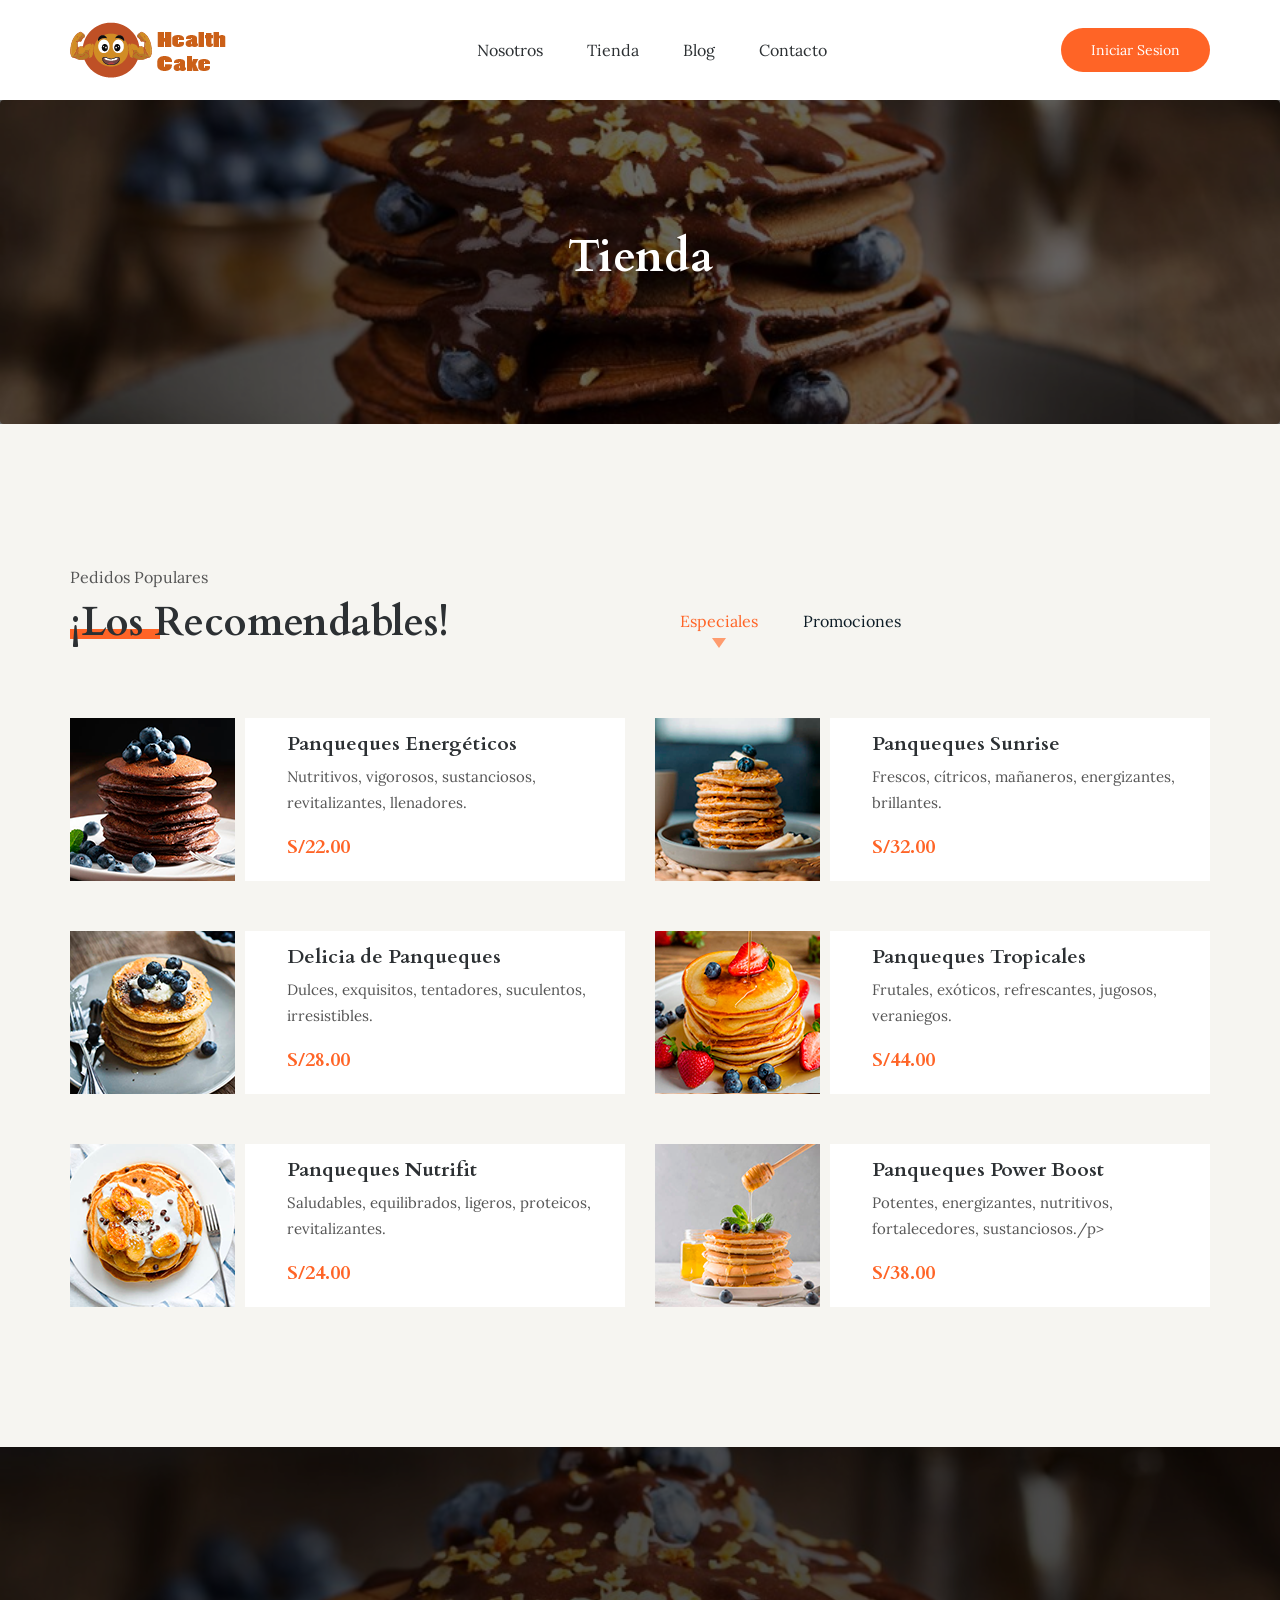
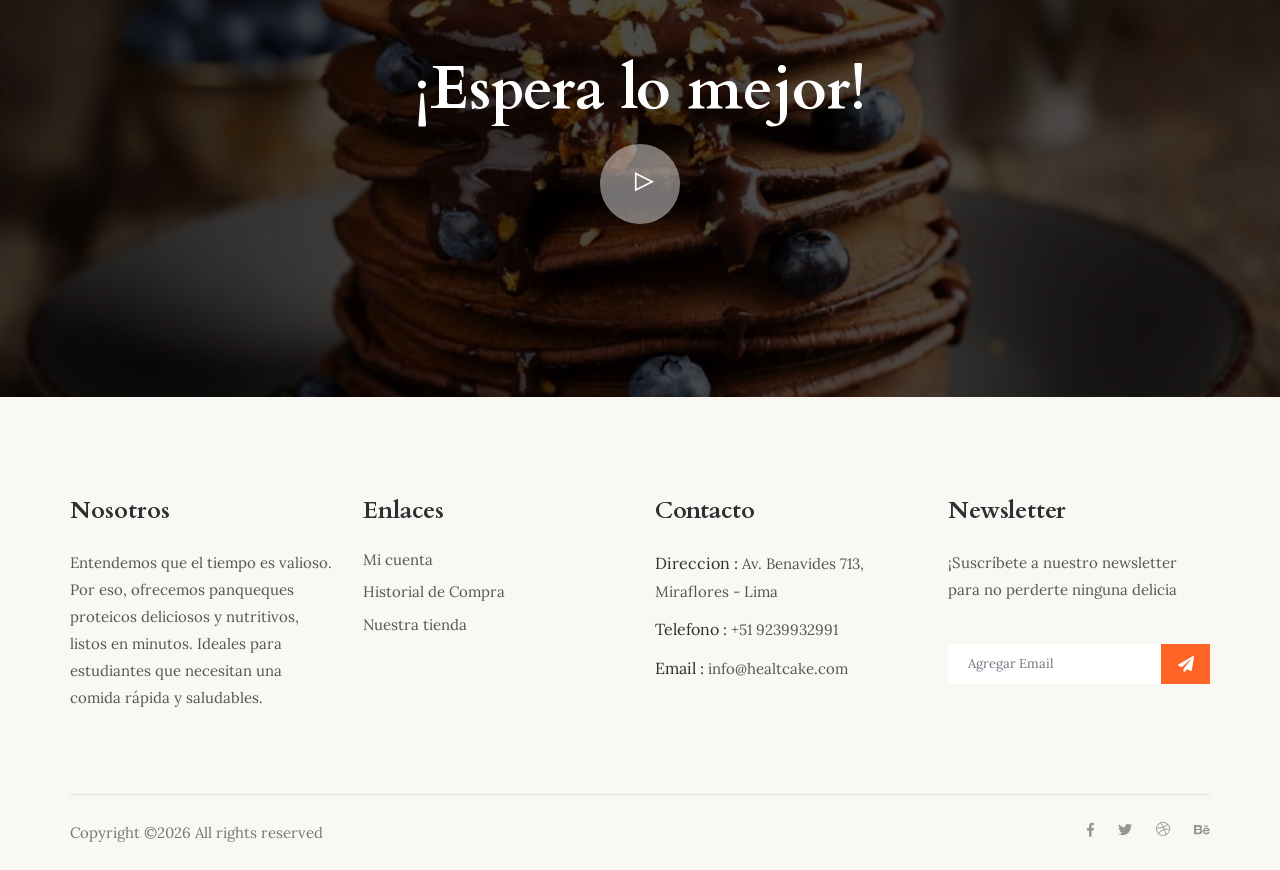
<file: food_menu.html>
<!doctype html>
<html lang="es">

<head>
    <!-- Required meta tags -->
    <meta charset="utf-8">
    <meta name="viewport" content="width=device-width, initial-scale=1, shrink-to-fit=no">
    <title>Healt Cake</title>
    <link rel="icon" href="img/favi.png">
    <!-- Bootstrap CSS -->
    <link rel="stylesheet" href="css/bootstrap.min.css">
    <!-- animate CSS -->
    <link rel="stylesheet" href="css/animate.css">
    <!-- owl carousel CSS -->
    <link rel="stylesheet" href="css/owl.carousel.min.css">
    <!-- themify CSS -->
    <link rel="stylesheet" href="css/themify-icons.css">
    <!-- flaticon CSS -->
    <link rel="stylesheet" href="css/flaticon.css">
    <!-- font awesome CSS -->
    <link rel="stylesheet" href="css/magnific-popup.css">
    <!-- swiper CSS -->
    <link rel="stylesheet" href="css/slick.css">
    <link rel="stylesheet" href="css/gijgo.min.css">
    <link rel="stylesheet" href="css/nice-select.css">
    <link rel="stylesheet" href="css/all.css">
    <!-- style CSS -->
    <link rel="stylesheet" href="css/style.css">
</head>

<body>
    <!--::header part start::-->
    <header class="main_menu">
        <div class="container">
            <div class="row align-items-center">
                <div class="col-lg-12">
                    <nav class="navbar navbar-expand-lg navbar-light">
                        <a class="navbar-brand" href="index.html"> <img src="img/logo.png" alt="logo"> </a>
                        <button class="navbar-toggler" type="button" data-toggle="collapse"
                            data-target="#navbarSupportedContent" aria-controls="navbarSupportedContent"
                            aria-expanded="false" aria-label="Toggle navigation">
                            <span class="navbar-toggler-icon"></span>
                        </button>

                        <div class="collapse navbar-collapse main-menu-item justify-content-end"
                            id="navbarSupportedContent">
                            <ul class="navbar-nav">
                                <!--<li class="nav-item">
                                    <a class="nav-link" href="index.html">Home</a>
                                </li>-->
                                <li class="nav-item">
                                    <a class="nav-link" href="about.html">Nosotros</a>
                                </li>
                                <li class="nav-item">
                                    <a class="nav-link" href="food_menu.html">Tienda</a>
                                </li>
                                <!--<li class="nav-item">
                                    <a class="nav-link" href="chefs.html">Team</a>
                                </li-->
                                <li class="nav-item">
                                    <a class="nav-link" href="single-blog.html">Blog
                                    </a>
                                </li>
                                <!--li class="nav-item dropdown">
                                    <a class="nav-link dropdown-toggle" href="blog.html" id="navbarDropdown" role="button" data-toggle="dropdown" aria-haspopup="true" aria-expanded="false">
                                        Blog
                                    </a>
                                    <div class="dropdown-menu" aria-labelledby="navbarDropdown">
                                        <a class="dropdown-item" href="blog.html">Blog</a>
                                        <a class="dropdown-item" href="single-blog.html">Single blog</a>
                                        <a class="dropdown-item" href="elements.html">Elements</a>
                                    </div>
                                </li-->
                                <li class="nav-item">
                                    <a class="nav-link" href="contact.html">Contacto</a>
                                </li>
                            </ul>
                        </div>
                        <div class="menu_btn">
                            <a href="#" class="single_page_btn d-none d-sm-block">Iniciar Sesion</a>
                        </div>
                    </nav>
                </div>
            </div>
        </div>
    </header>
    <!-- Header part end-->

    <!-- breadcrumb start-->
    <section class="breadcrumb breadcrumb_bg">
        <div class="container">
            <div class="row">
                <div class="col-lg-12">
                    <div class="breadcrumb_iner text-center">
                        <div class="breadcrumb_iner_item">
                            <h2>Tienda</h2>
                        </div>
                    </div>
                </div>
            </div>
        </div>
    </section>
    <!-- breadcrumb start-->

    <!--::chefs_part start::-->
    <!-- food_menu start-->
    <section class="food_menu gray_bg">
        <div class="container">
            <div class="row justify-content-between">
                <div class="col-lg-5">
                    <div class="section_tittle">
                        <p>Pedidos Populares</p>
                        <h2>¡Los Recomendables!</h2>
                    </div>
                </div>
                <div class="col-lg-6">
                    <div class="nav nav-tabs food_menu_nav" id="myTab" role="tablist">
                        <a class="active" id="Special-tab" data-toggle="tab" href="#Special" role="tab"
                            aria-controls="Special" aria-selected="false">Especiales <img src="img/icon/play.svg"
                                alt="play"></a>
                        <a id="Breakfast-tab" data-toggle="tab" href="#Breakfast" role="tab" aria-controls="Breakfast"
                            aria-selected="false">Promociones <img src="img/icon/play.svg" alt="play"></a>
                    </div>
                </div>
                <div class="col-lg-12">
                    <div class="tab-content" id="myTabContent">
                        <div class="tab-pane fade show active single-member" id="Special" role="tabpanel"
                            aria-labelledby="Special-tab">
                            <div class="row">
                                <div class="col-sm-6 col-lg-6">
                                    <div class="single_food_item media">
                                        <img src="img/food_menu/single_food_1.png" class="mr-3" alt="...">
                                        <div class="media-body align-self-center">
                                            <h3>Panqueques Energéticos</h3>
                                            <p>Nutritivos, vigorosos, sustanciosos, revitalizantes, llenadores.</p>
                                            <h5>S/22.00</h5>
                                        </div>
                                    </div>
                                    <div class="single_food_item media">
                                        <img src="img/food_menu/single_food_2.png" class="mr-3" alt="...">
                                        <div class="media-body align-self-center">
                                            <h3>Delicia de Panqueques</h3>
                                            <p>Dulces, exquisitos, tentadores, suculentos, irresistibles.</p>
                                            <h5>S/28.00</h5>
                                        </div>
                                    </div>
                                    <div class="single_food_item media">
                                        <img src="img/food_menu/single_food_3.png" class="mr-3" alt="...">
                                        <div class="media-body align-self-center">
                                            <h3>Panqueques Nutrifit</h3>
                                            <p>Saludables, equilibrados, ligeros, proteicos, revitalizantes.</p>
                                            <h5>S/24.00</h5>
                                        </div>
                                    </div>
                                </div>
                                <div class="col-sm-6 col-lg-6">
                                    <div class="single_food_item media">
                                        <img src="img/food_menu/single_food_4.png" class="mr-3" alt="...">
                                        <div class="media-body align-self-center">
                                            <h3>Panqueques Sunrise
                                            </h3>
                                            <p>Frescos, cítricos, mañaneros, energizantes, brillantes.</p>
                                            <h5>S/32.00</h5>
                                        </div>
                                    </div>
                                    <div class="single_food_item media">
                                        <img src="img/food_menu/single_food_5.png" class="mr-3" alt="...">
                                        <div class="media-body align-self-center">
                                            <h3>Panqueques Tropicales</h3>
                                            <p>Frutales, exóticos, refrescantes, jugosos, veraniegos.</p>
                                            <h5>S/44.00</h5>
                                        </div>
                                    </div>
                                    <div class="single_food_item media">
                                        <img src="img/food_menu/single_food_6.png" class="mr-3" alt="...">
                                        <div class="media-body align-self-center">
                                            <h3>Panqueques Power Boost</h3>
                                            <p>Potentes, energizantes, nutritivos, fortalecedores, sustanciosos./p>
                                            <h5>S/38.00</h5>
                                        </div>
                                    </div>
                                </div>
                            </div>
                        </div>

                        <div class="tab-pane fade single-member" id="Breakfast" role="tabpanel"
                            aria-labelledby="Breakfast-tab">
                            <div class="row">
                                <div class="col-sm-6 col-lg-6">
                                    <div class="single_food_item media">
                                        <img src="img/food_menu/single_food_4.png" class="mr-3" alt="...">
                                        <div class="media-body align-self-center">
                                            <h3>De la Abuela</h3>
                                            <p>Tradicionales, caseros, reconfortantes, nostálgicos, auténticos.</p>
                                            <h5>S/15.90</h5>
                                        </div>
                                    </div>
                                    <div class="single_food_item media">
                                        <img src="img/food_menu/single_food_5.png" class="mr-3" alt="...">
                                        <div class="media-body align-self-center">
                                            <h3>Super Gourmet</h3>
                                            <p>Elegantes, sofisticados, sabrosos, especiales, exclusivos.</p>
                                            <h5>S/16.90</h5>
                                        </div>
                                    </div>
                                    <div class="single_food_item media">
                                        <img src="img/food_menu/single_food_6.png" class="mr-3" alt="...">
                                        <div class="media-body align-self-center">
                                            <h3>Multigrano</h3>
                                            <p>Fibrosos, completos, saludables, crujientes, integrales.</p>
                                            <h5>S/18.90</h5>
                                        </div>
                                    </div>
                                </div>
                                <div class="col-sm-6 col-lg-6">
                                    <div class="single_food_item media">
                                        <img src="img/food_menu/single_food_7.png" class="mr-3" alt="...">
                                        <div class="media-body align-self-center">
                                            <h3>Del Bosque</h3>
                                            <p>Silvestres, frutales, naturales, campestres, aromáticos.</p>
                                            <h5>S/22.90</h5>
                                        </div>
                                    </div>
                                    <div class="single_food_item media">
                                        <img src="img/food_menu/single_food_2.png" class="mr-3" alt="...">
                                        <div class="media-body align-self-center">
                                            <h3>Morado Puro</h3>
                                            <p>Potentes, energizantes, nutritivos, fortalecedores, sustanciosos.</p>
                                            <h5>S/28.90</h5>
                                        </div>
                                    </div>
                                    <div class="single_food_item media">
                                        <img src="img/food_menu/single_food_3.png" class="mr-3" alt="...">
                                        <div class="media-body align-self-center">
                                            <h3>Casero</h3>
                                            <p>Frutales, naturales, crujientes, integrales, dulces.</p>
                                            <h5>S/10.90</h5>
                                        </div>
                                    </div>
                                </div>
                            </div>
                        </div>
                    </div>
                </div>
            </div>
        </div>
    </section>
    <!-- food_menu part end-->
    <!--::chefs_part end::-->

    <!-- intro_video_bg start-->
    <section class="intro_video_bg">
        <div class="container">
            <div class="row">
                <div class="col-lg-12">
                    <div class="intro_video_iner text-center">
                        <h2>¡Espera lo mejor!</h2>
                        <div class="intro_video_icon">
                            <a id="play-video_1" class="video-play-button popup-youtube"
                                href="https://www.youtube.com/watch?v=8GeARL_DIVc">
                                <span class="ti-control-play"></span>
                            </a>
                        </div>
                    </div>
                </div>
            </div>
        </div>
    </section>
    <!-- intro_video_bg part start-->

    <!-- footer part start-->
    <footer class="footer-area">
        <div class="container">
            <div class="row">
                <div class="col-xl-3 col-sm-6 col-md-3 col-lg-3">
                    <div class="single-footer-widget footer_1">
                        <h4>Nosotros</h4>
                        <p>Entendemos que el tiempo es valioso. Por eso, ofrecemos panqueques proteicos deliciosos y nutritivos, listos en minutos. Ideales para estudiantes que necesitan una comida rápida y saludables.</p>
                    </div>
                </div>
                <div class="col-xl-3 col-sm-6 col-md-2 col-lg-3">
                    <div class="single-footer-widget footer_2">
                        <h4>Enlaces</h4>
                        <div class="contact_info">
                            <ul>
                                <li><a href="#"></a></li>
                                <li><a href="#"></a></li>
                                <li><a href="#">Mi cuenta</a></li>
                                <li><a href="#">Historial de Compra</a></li>
                                <li><a href="#">Nuestra tienda</a></li>
                            </ul>
                        </div>
                    </div>
                </div>
                <div class="col-xl-3 col-sm-6 col-md-3 col-lg-3">
                    <div class="single-footer-widget footer_2">
                        <h4>Contacto</h4>
                        <div class="contact_info">
                            <p><span> Direccion :</span> Av. Benavides 713, Miraflores - Lima</p>
                            <p><span> Telefono :</span> +51 9239932991</p>
                            <p><span> Email : </span>info@healtcake.com </p>
                        </div>
                    </div>
                </div>
                <div class="col-xl-3 col-sm-6 col-md-4 col-lg-3">
                    <div class="single-footer-widget footer_3">
                        <h4>Newsletter</h4>
                        <p>¡Suscríbete a nuestro newsletter para no perderte ninguna delicia</p>
                        <form action="#">
                            <div class="form-group">
                                <div class="input-group mb-3">
                                    <input type="text" class="form-control" placeholder='Agregar Email'
                                        onfocus="this.placeholder = ''" onblur="this.placeholder = 'Email'">
                                    <div class="input-group-append">
                                        <button class="btn" type="button"><i class="fas fa-paper-plane"></i></button>
                                    </div>
                                </div>
                            </div>
                        </form>
                    </div>
                </div>
            </div>
            <div class="copyright_part_text">
                <div class="row">
                    <div class="col-lg-8">
                        <p class="footer-text m-0"><!-- Link back to Colorlib can't be removed. Template is licensed under CC BY 3.0. -->
Copyright &copy;<script>document.write(new Date().getFullYear());</script> All rights reserved
<!-- Link back to Colorlib can't be removed. Template is licensed under CC BY 3.0. --></p>
                    </div>
                    <div class="col-lg-4">
                        <div class="copyright_social_icon text-right">
                            <a href="#"><i class="fab fa-facebook-f"></i></a>
                            <a href="#"><i class="fab fa-twitter"></i></a>
                            <a href="#"><i class="ti-dribbble"></i></a>
                            <a href="#"><i class="fab fa-behance"></i></a>
                        </div>
                    </div>
                </div>
            </div>
        </div>
    </footer>
    <!-- footer part end-->

    <!-- jquery plugins here-->
    <!-- jquery -->
    <script src="js/jquery-1.12.1.min.js"></script>
    <!-- popper js -->
    <script src="js/popper.min.js"></script>
    <!-- bootstrap js -->
    <script src="js/bootstrap.min.js"></script>
    <!-- easing js -->
    <script src="js/jquery.magnific-popup.js"></script>
    <!-- swiper js -->
    <script src="js/swiper.min.js"></script>
    <!-- swiper js -->
    <script src="js/masonry.pkgd.js"></script>
    <!-- particles js -->
    <script src="js/owl.carousel.min.js"></script>
    <!-- swiper js -->
    <script src="js/slick.min.js"></script>
    <script src="js/gijgo.min.js"></script>
    <script src="js/jquery.nice-select.min.js"></script>
    <!-- custom js -->
    <script src="js/custom.js"></script>
</body>

</html>
</file>
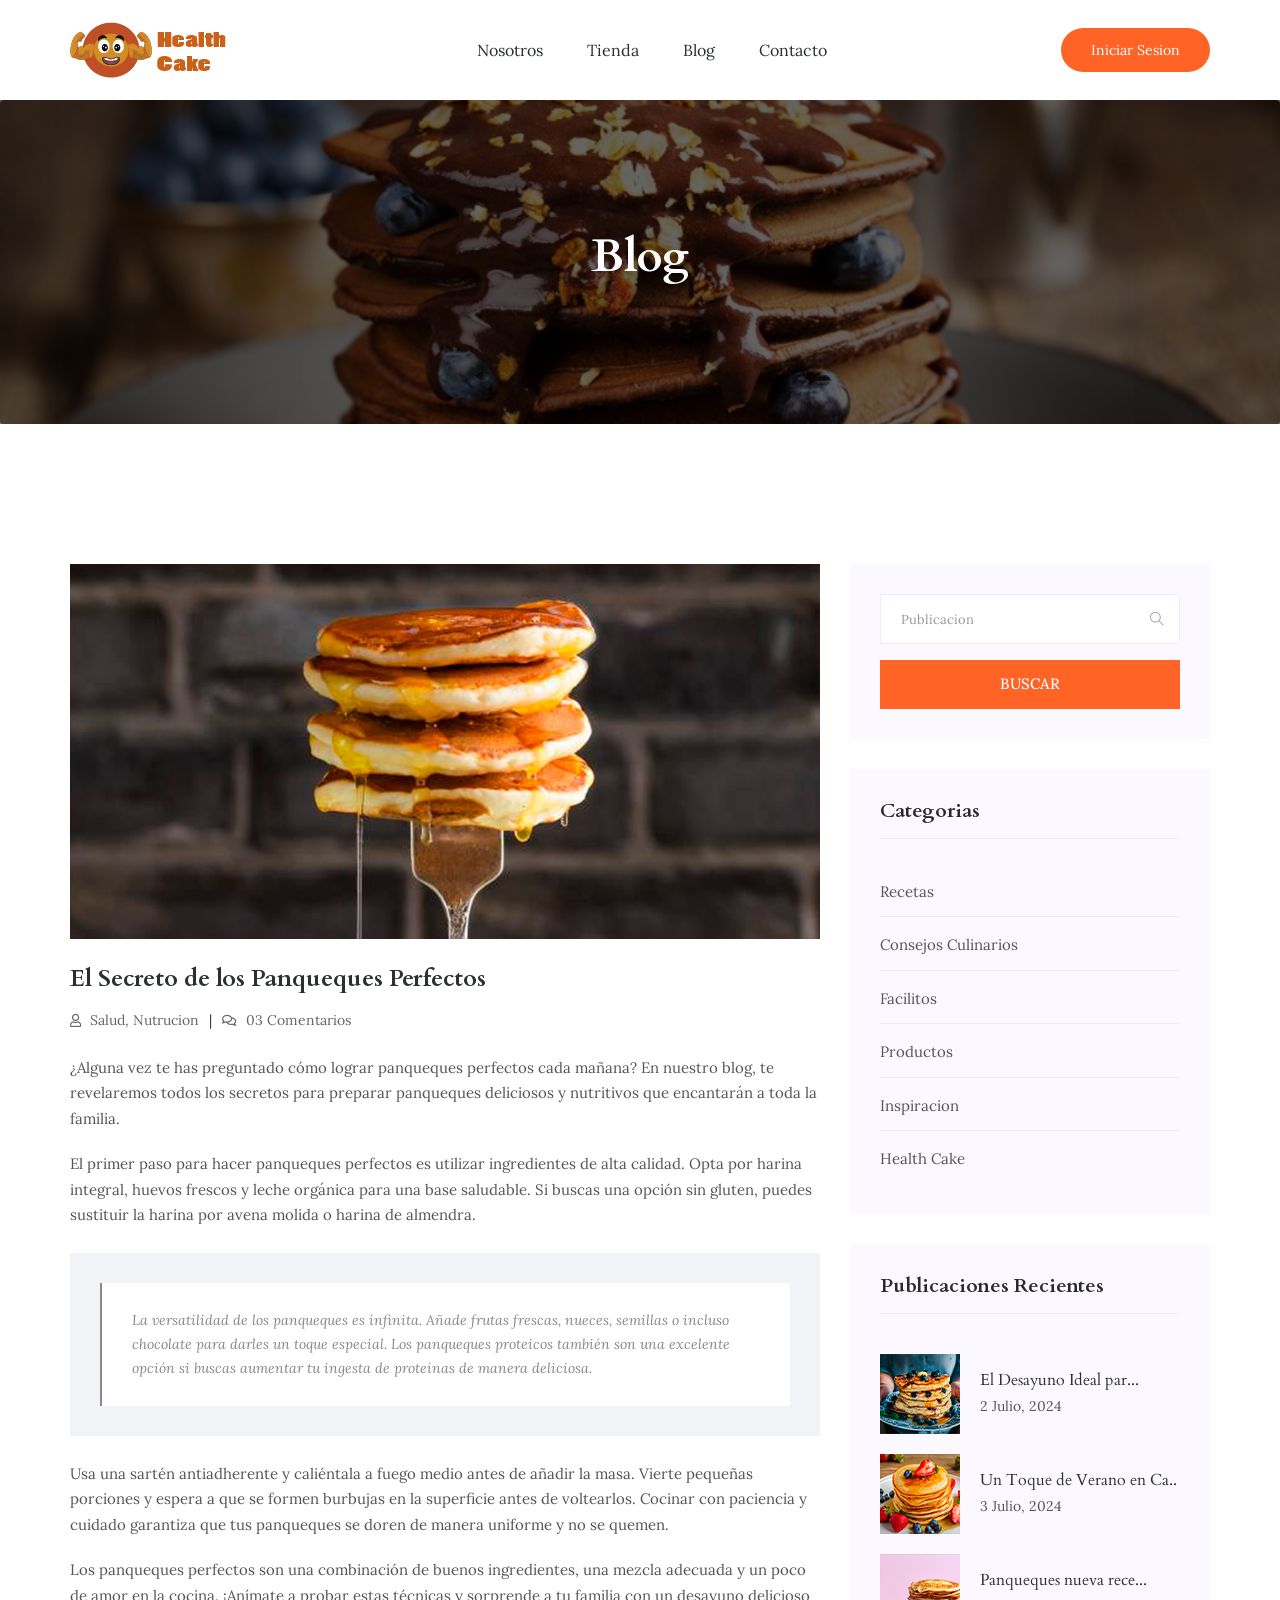
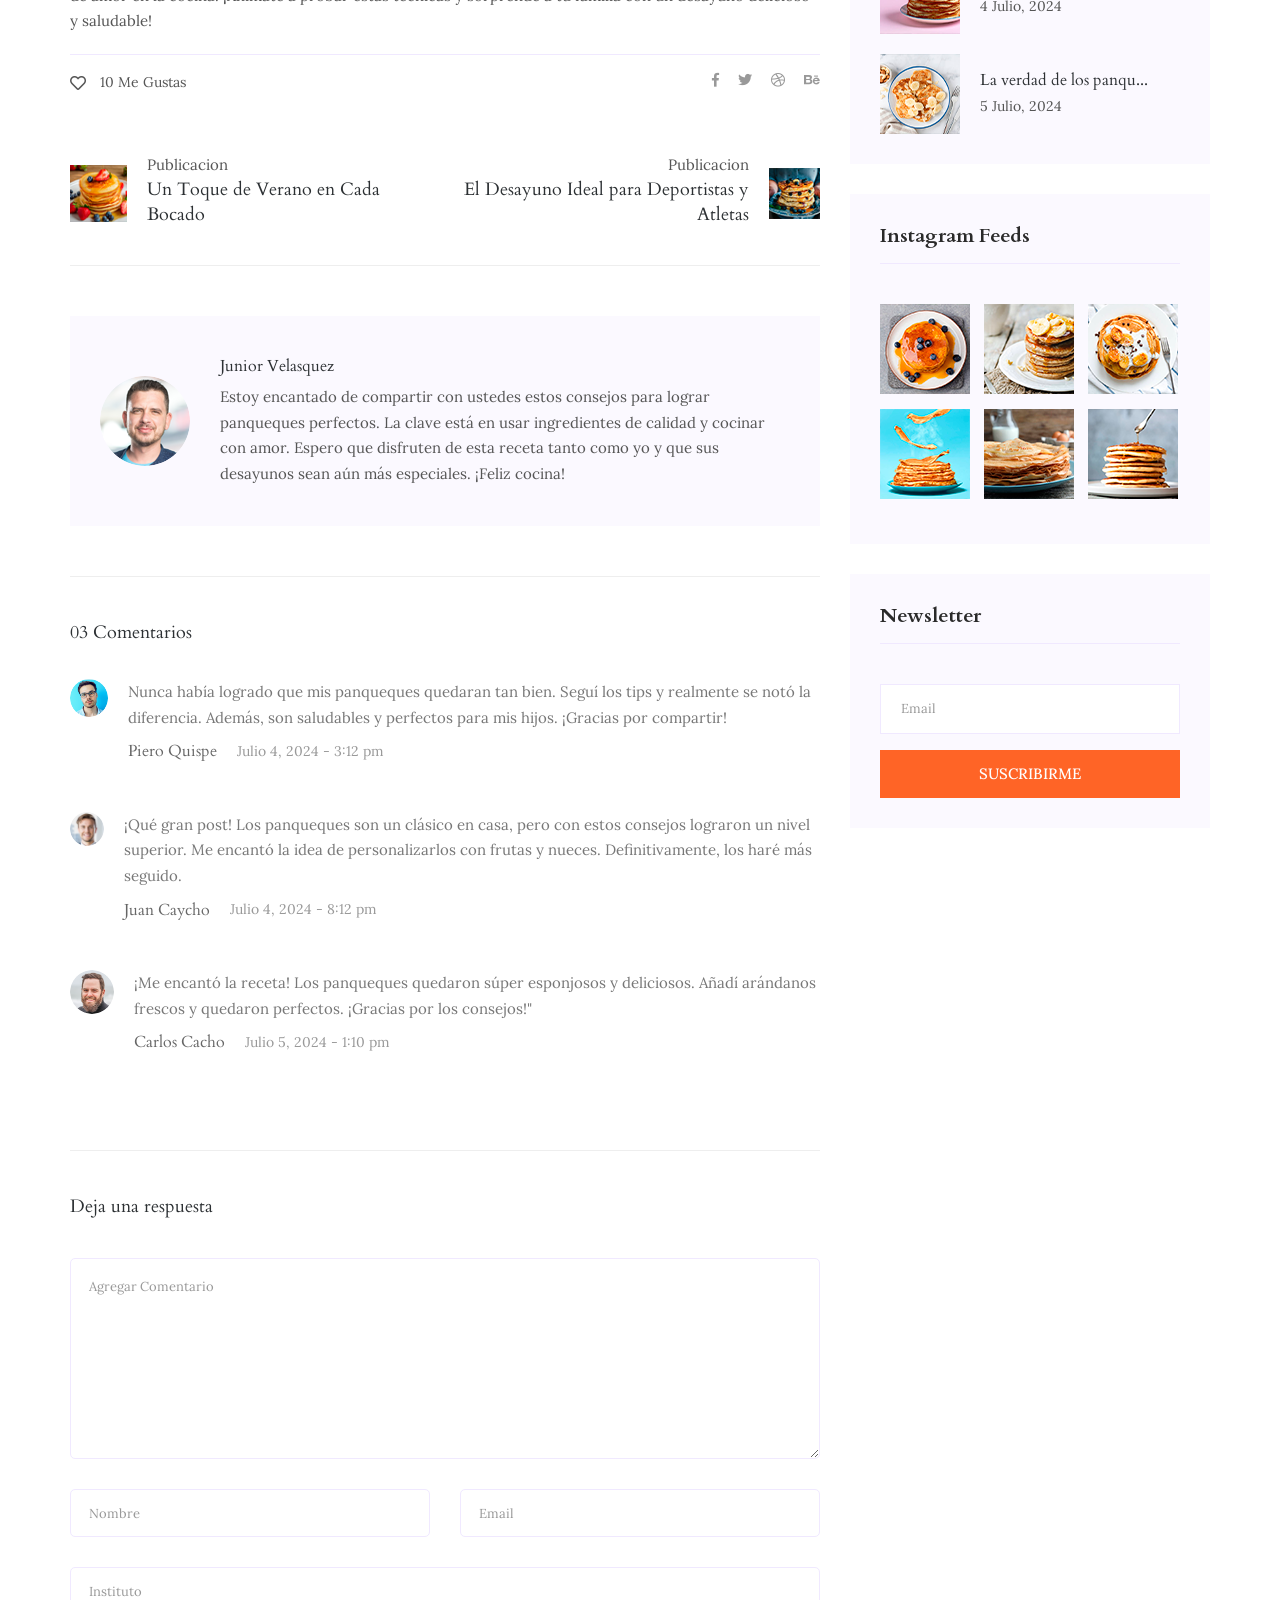
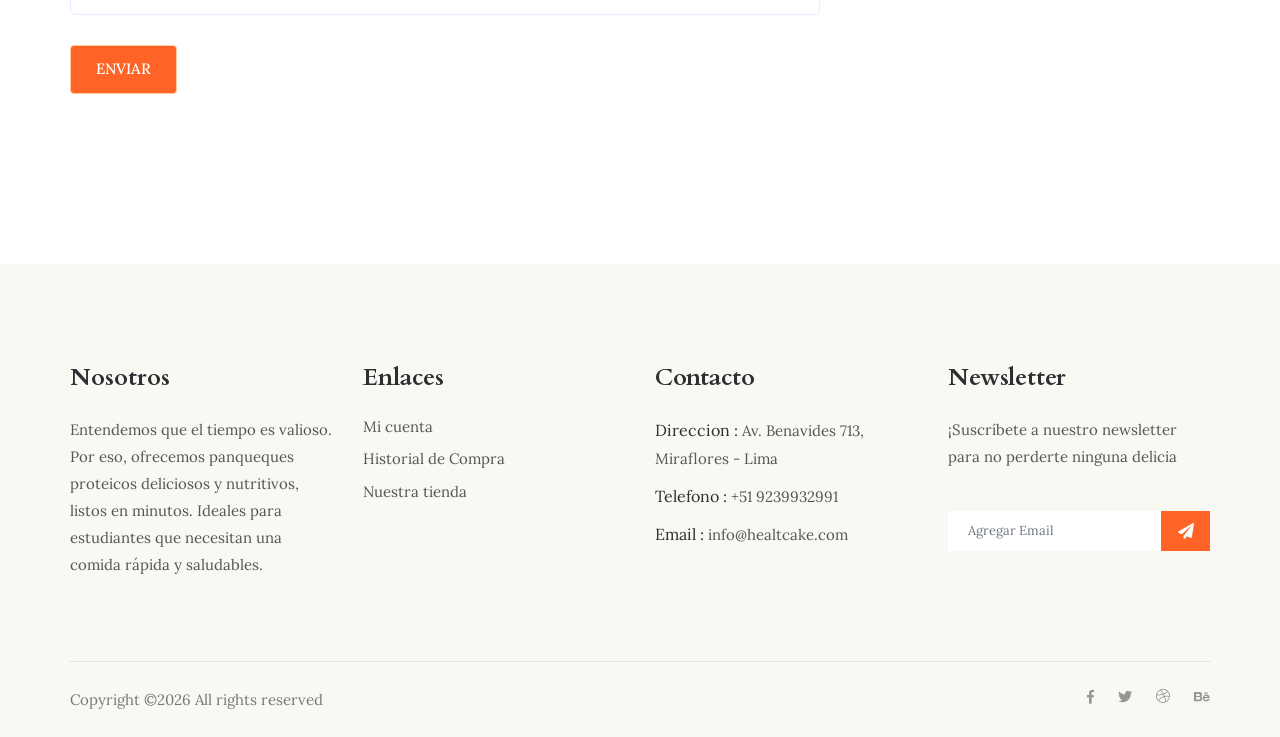
<file: single-blog.html>
<!doctype html>
<html lang="es">

<head>
    <!-- Required meta tags -->
    <meta charset="utf-8">
    <meta name="viewport" content="width=device-width, initial-scale=1, shrink-to-fit=no">
    <title>Healt Cake</title>
    <link rel="icon" href="img/favi.png">
    <!-- Bootstrap CSS -->
    <link rel="stylesheet" href="css/bootstrap.min.css">
    <!-- animate CSS -->
    <link rel="stylesheet" href="css/animate.css">
    <!-- owl carousel CSS -->
    <link rel="stylesheet" href="css/owl.carousel.min.css">
    <!-- themify CSS -->
    <link rel="stylesheet" href="css/themify-icons.css">
    <!-- flaticon CSS -->
    <link rel="stylesheet" href="css/flaticon.css">
    <!-- font awesome CSS -->
    <link rel="stylesheet" href="css/magnific-popup.css">
    <!-- swiper CSS -->
    <link rel="stylesheet" href="css/slick.css">
    <link rel="stylesheet" href="css/gijgo.min.css">
    <link rel="stylesheet" href="css/nice-select.css">
    <link rel="stylesheet" href="css/all.css">
    <!-- style CSS -->
    <link rel="stylesheet" href="css/style.css">
</head>

<body>
    <!--::header part start::-->
    <header class="main_menu">
        <div class="container">
            <div class="row align-items-center">
                <div class="col-lg-12">
                    <nav class="navbar navbar-expand-lg navbar-light">
                        <a class="navbar-brand" href="index.html"> <img src="img/logo.png" alt="logo"> </a>
                        <button class="navbar-toggler" type="button" data-toggle="collapse"
                            data-target="#navbarSupportedContent" aria-controls="navbarSupportedContent"
                            aria-expanded="false" aria-label="Toggle navigation">
                            <span class="navbar-toggler-icon"></span>
                        </button>

                        <div class="collapse navbar-collapse main-menu-item justify-content-end"
                            id="navbarSupportedContent">
                            <ul class="navbar-nav">
                              <!--<li class="nav-item">
                                  <a class="nav-link" href="index.html">Home</a>
                              </li>-->
                              <li class="nav-item">
                                  <a class="nav-link" href="about.html">Nosotros</a>
                              </li>
                              <li class="nav-item">
                                  <a class="nav-link" href="food_menu.html">Tienda</a>
                              </li>
                              <!--<li class="nav-item">
                                  <a class="nav-link" href="chefs.html">Team</a>
                              </li-->
                              <li class="nav-item">
                                  <a class="nav-link" href="single-blog.html">Blog
                                  </a>
                              </li>
                              <!--li class="nav-item dropdown">
                                  <a class="nav-link dropdown-toggle" href="blog.html" id="navbarDropdown" role="button" data-toggle="dropdown" aria-haspopup="true" aria-expanded="false">
                                      Blog
                                  </a>
                                  <div class="dropdown-menu" aria-labelledby="navbarDropdown">
                                      <a class="dropdown-item" href="blog.html">Blog</a>
                                      <a class="dropdown-item" href="single-blog.html">Single blog</a>
                                      <a class="dropdown-item" href="elements.html">Elements</a>
                                  </div>
                              </li-->
                              <li class="nav-item">
                                  <a class="nav-link" href="contact.html">Contacto</a>
                              </li>
                          </ul>
                        </div>
                        <div class="menu_btn">
                            <a href="#" class="single_page_btn d-none d-sm-block">Iniciar Sesion</a>
                        </div>
                    </nav>
                </div>
            </div>
        </div>
    </header>
    <!-- Header part end-->

   <!-- breadcrumb start-->
   <section class="breadcrumb breadcrumb_bg">
      <div class="container">
         <div class="row">
            <div class="col-lg-12">
               <div class="breadcrumb_iner text-center">
                  <div class="breadcrumb_iner_item">
                     <h2>Blog</h2>
                  </div>
               </div>
            </div>
         </div>
      </div>
   </section>
   <!-- breadcrumb start-->
   <!--================Blog Area =================-->
   <section class="blog_area single-post-area section_padding">
      <div class="container">
         <div class="row">
            <div class="col-lg-8 posts-list">
               <div class="single-post">
                  <div class="feature-img">
                     <img class="img-fluid" src="img/blog/single_blog_1.png" alt="">
                  </div>
                  <div class="blog_details">
                     <h2>El Secreto de los Panqueques Perfectos
                     </h2>
                     <ul class="blog-info-link mt-3 mb-4">
                        <li><a href="#"><i class="far fa-user"></i> Salud, Nutrucion</a></li>
                        <li><a href="#"><i class="far fa-comments"></i> 03 Comentarios</a></li>
                     </ul>
                     <p class="excert">
                        ¿Alguna vez te has preguntado cómo lograr panqueques perfectos cada mañana? En nuestro blog, te revelaremos todos los secretos para preparar panqueques deliciosos y nutritivos que encantarán a toda la familia.
                     </p>
                     <p>
                        El primer paso para hacer panqueques perfectos es utilizar ingredientes de alta calidad. Opta por harina integral, huevos frescos y leche orgánica para una base saludable. Si buscas una opción sin gluten, puedes sustituir la harina por avena molida o harina de almendra.
                     </p>
                     <div class="quote-wrapper">
                        <div class="quotes">
                           La versatilidad de los panqueques es infinita. Añade frutas frescas, nueces, semillas o incluso chocolate para darles un toque especial. Los panqueques proteicos también son una excelente opción si buscas aumentar tu ingesta de proteínas de manera deliciosa.
                        </div>
                     </div>
                     <p>
                        Usa una sartén antiadherente y caliéntala a fuego medio antes de añadir la masa. Vierte pequeñas porciones y espera a que se formen burbujas en la superficie antes de voltearlos. Cocinar con paciencia y cuidado garantiza que tus panqueques se doren de manera uniforme y no se quemen.
                     </p>
                     <p>
                        Los panqueques perfectos son una combinación de buenos ingredientes, una mezcla adecuada y un poco de amor en la cocina. ¡Anímate a probar estas técnicas y sorprende a tu familia con un desayuno delicioso y saludable!
                     </p>
                  </div>
               </div>
               <div class="navigation-top">
                  <div class="d-sm-flex justify-content-between text-center">
                     <p class="like-info"><span class="align-middle"><i class="far fa-heart"></i></span> 10 Me Gustas</p>
                     <div class="col-sm-4 text-center my-2 my-sm-0">
                        <!-- <p class="comment-count"><span class="align-middle"><i class="far fa-comment"></i></span> 06 Comments</p> -->
                     </div>
                     <ul class="social-icons">
                        <li><a href="#"><i class="fab fa-facebook-f"></i></a></li>
                        <li><a href="#"><i class="fab fa-twitter"></i></a></li>
                        <li><a href="#"><i class="fab fa-dribbble"></i></a></li>
                        <li><a href="#"><i class="fab fa-behance"></i></a></li>
                     </ul>
                  </div>
                  <div class="navigation-area">
                     <div class="row">
                        <div
                           class="col-lg-6 col-md-6 col-12 nav-left flex-row d-flex justify-content-start align-items-center">
                           <div class="thumb">
                              <a href="#">
                                 <img class="img-fluid" src="img/post/preview.png" alt="">
                              </a>
                           </div>
                           <div class="arrow">
                              <a href="#">
                                 <span class="lnr text-white ti-arrow-left"></span>
                              </a>
                           </div>
                           <div class="detials">
                              <p>Publicacion</p>
                              <a href="#">
                                 <h4>Un Toque de Verano en Cada Bocado</h4>
                              </a>
                           </div>
                        </div>
                        <div
                           class="col-lg-6 col-md-6 col-12 nav-right flex-row d-flex justify-content-end align-items-center">
                           <div class="detials">
                              <p>Publicacion</p>
                              <a href="#">
                                 <h4>El Desayuno Ideal para Deportistas y Atletas</h4>
                              </a>
                           </div>
                           <div class="arrow">
                              <a href="#">
                                 <span class="lnr text-white ti-arrow-right"></span>
                              </a>
                           </div>
                           <div class="thumb">
                              <a href="#">
                                 <img class="img-fluid" src="img/post/next.png" alt="">
                              </a>
                           </div>
                        </div>
                     </div>
                  </div>
               </div>
               <div class="blog-author">
                  <div class="media align-items-center">
                     <img src="img/blog/author.png" alt="">
                     <div class="media-body">
                        <a href="#">
                           <h4>Junior Velasquez</h4>
                        </a>
                        <p>Estoy encantado de compartir con ustedes estos consejos para lograr panqueques perfectos. La clave está en usar ingredientes de calidad y cocinar con amor. Espero que disfruten de esta receta tanto como yo y que sus desayunos sean aún más especiales. ¡Feliz cocina!</p>
                     </div>
                  </div>
               </div>
               <div class="comments-area">
                  <h4>03 Comentarios</h4>
                  <div class="comment-list">
                     <div class="single-comment justify-content-between d-flex">
                        <div class="user justify-content-between d-flex">
                           <div class="thumb">
                              <img src="img/comment/comment_1.png" alt="">
                           </div>
                           <div class="desc">
                              <p class="comment">
                                 Nunca había logrado que mis panqueques quedaran tan bien. Seguí los tips y realmente se notó la diferencia. Además, son saludables y perfectos para mis hijos. ¡Gracias por compartir!
                              </p>
                              <div class="d-flex justify-content-between">
                                 <div class="d-flex align-items-center">
                                    <h5>
                                       <a href="#">Piero Quispe</a>
                                    </h5>
                                    <p class="date">Julio 4, 2024 - 3:12 pm </p>
                                 </div>
                                 <div class="reply-btn">
                                    <a href="#" class="btn-reply text-uppercase"></a>
                                 </div>
                              </div>
                           </div>
                        </div>
                     </div>
                  </div>
                  <div class="comment-list">
                     <div class="single-comment justify-content-between d-flex">
                        <div class="user justify-content-between d-flex">
                           <div class="thumb">
                              <img src="img/comment/comment_2.png" alt="">
                           </div>
                           <div class="desc">
                              <p class="comment">
                                 ¡Qué gran post! Los panqueques son un clásico en casa, pero con estos consejos lograron un nivel superior. Me encantó la idea de personalizarlos con frutas y nueces. Definitivamente, los haré más seguido.
                              </p>
                              <div class="d-flex justify-content-between">
                                 <div class="d-flex align-items-center">
                                    <h5>
                                       <a href="#">Juan Caycho</a>
                                    </h5>
                                    <p class="date">Julio 4, 2024 - 8:12 pm </p>
                                 </div>
                                 <div class="reply-btn">
                                    <a href="#" class="btn-reply text-uppercase"></a>
                                 </div>
                              </div>
                           </div>
                        </div>
                     </div>
                  </div>
                  <div class="comment-list">
                     <div class="single-comment justify-content-between d-flex">
                        <div class="user justify-content-between d-flex">
                           <div class="thumb">
                              <img src="img/comment/comment_3.png" alt="">
                           </div>
                           <div class="desc">
                              <p class="comment">
                                 ¡Me encantó la receta! Los panqueques quedaron súper esponjosos y deliciosos. Añadí arándanos frescos y quedaron perfectos. ¡Gracias por los consejos!"
                              </p>
                              <div class="d-flex justify-content-between">
                                 <div class="d-flex align-items-center">
                                    <h5>
                                       <a href="#">Carlos Cacho</a>
                                    </h5>
                                    <p class="date">Julio 5, 2024 - 1:10 pm </p>
                                 </div>
                                 <div class="reply-btn">
                                    <a href="#" class="btn-reply text-uppercase"></a>
                                 </div>
                              </div>
                           </div>
                        </div>
                     </div>
                  </div>
               </div>
               <div class="comment-form">
                  <h4>Deja una respuesta</h4>
                  <form class="form-contact comment_form" action="#" id="commentForm">
                     <div class="row">
                        <div class="col-12">
                           <div class="form-group">
                              <textarea class="form-control w-100" name="comment" id="comment" cols="30" rows="9"
                                 placeholder="Agregar Comentario"></textarea>
                           </div>
                        </div>
                        <div class="col-sm-6">
                           <div class="form-group">
                              <input class="form-control" name="name" id="name" type="text" placeholder="Nombre">
                           </div>
                        </div>
                        <div class="col-sm-6">
                           <div class="form-group">
                              <input class="form-control" name="email" id="email" type="email" placeholder="Email">
                           </div>
                        </div>
                        <div class="col-12">
                           <div class="form-group">
                              <input class="form-control" name="website" id="website" type="text" placeholder="Instituto">
                           </div>
                        </div>
                     </div>
                     <div class="form-group">
                        <button type="submit" class="button button-contactForm">Enviar</button>
                     </div>
                  </form>
               </div>
            </div>
            <div class="col-lg-4">
               <div class="blog_right_sidebar">
                  <aside class="single_sidebar_widget search_widget">
                     <form action="#">
                        <div class="form-group">
                           <div class="input-group mb-3">
                              <input type="text" class="form-control" placeholder='Publicacion'
                                 onfocus="this.placeholder = ''" onblur="this.placeholder = 'Search Keyword'">
                              <div class="input-group-append">
                                 <button class="btn" type="button"><i class="ti-search"></i></button>
                              </div>
                           </div>
                        </div>
                        <button class="button rounded-0 primary-bg text-white w-100 btn_4" type="submit">Buscar</button>
                     </form>
                  </aside>
                  <aside class="single_sidebar_widget post_category_widget">
                     <h4 class="widget_title">Categorias</h4>
                     <ul class="list cat-list">
                        <li>
                           <a href="#" class="d-flex">
                              <p>Recetas</p>
                              <p></p>
                           </a>
                        </li>
                        <li>
                           <a href="#" class="d-flex">
                              <p>Consejos Culinarios</p>
                              <p></p>
                           </a>
                        </li>
                        <li>
                           <a href="#" class="d-flex">
                              <p>Facilitos</p>
                              <p></p>
                           </a>
                        </li>
                        <li>
                           <a href="#" class="d-flex">
                              <p>Productos</p>
                              <p></p>
                           </a>
                        </li>
                        <li>
                           <a href="#" class="d-flex">
                              <p>Inspiracion</p>
                              <p></p>
                           </a>
                        </li>
                        <li>
                           <a href="#" class="d-flex">
                              <p>Health Cake</p>
                              <p></p>
                           </a>
                        </li>
                     </ul>
                  </aside>
                  <aside class="single_sidebar_widget popular_post_widget">
                     <h3 class="widget_title">Publicaciones Recientes</h3>
                     <div class="media post_item">
                        <img src="img/post/post_1.png" alt="post">
                        <div class="media-body">
                           <a href="single-blog.html">
                              <h3>El Desayuno Ideal par...</h3>
                           </a>
                           <p>2 Julio, 2024</p>
                        </div>
                     </div>
                     <div class="media post_item">
                        <img src="img/post/post_2.png" alt="post">
                        <div class="media-body">
                           <a href="single-blog.html">
                              <h3>Un Toque de Verano en Ca..</h3>
                           </a>
                           <p>3 Julio, 2024</p>
                        </div>
                     </div>
                     <div class="media post_item">
                        <img src="img/post/post_3.png" alt="post">
                        <div class="media-body">
                           <a href="single-blog.html">
                              <h3>Panqueques nueva rece...</h3>
                           </a>
                           <p>4 Julio, 2024</p>
                        </div>
                     </div>
                     <div class="media post_item">
                        <img src="img/post/post_4.png" alt="post">
                        <div class="media-body">
                           <a href="single-blog.html">
                              <h3>La verdad de los panqu...</h3>
                           </a>
                           <p>5 Julio, 2024</p>
                        </div>
                     </div>
                  </aside>
                  <!--aside class="single_sidebar_widget tag_cloud_widget">
                     <h4 class="widget_title">Tag Clouds</h4>
                     <ul class="list">
                        <li>
                           <a href="#">project</a>
                        </li>
                        <li>
                           <a href="#">love</a>
                        </li>
                        <li>
                           <a href="#">technology</a>
                        </li>
                        <li>
                           <a href="#">travel</a>
                        </li>
                        <li>
                           <a href="#">restaurant</a>
                        </li>
                        <li>
                           <a href="#">life style</a>
                        </li>
                        <li>
                           <a href="#">design</a>
                        </li>
                        <li>
                           <a href="#">illustration</a>
                        </li>
                     </ul>
                  </aside-->
                  <aside class="single_sidebar_widget instagram_feeds">
                     <h4 class="widget_title">Instagram Feeds</h4>
                     <ul class="instagram_row flex-wrap">
                        <li>
                           <a href="#">
                              <img class="img-fluid" src="img/post/post_5.png" alt="">
                           </a>
                        </li>
                        <li>
                           <a href="#">
                              <img class="img-fluid" src="img/post/post_6.png" alt="">
                           </a>
                        </li>
                        <li>
                           <a href="#">
                              <img class="img-fluid" src="img/post/post_7.png" alt="">
                           </a>
                        </li>
                        <li>
                           <a href="#">
                              <img class="img-fluid" src="img/post/post_8.png" alt="">
                           </a>
                        </li>
                        <li>
                           <a href="#">
                              <img class="img-fluid" src="img/post/post_9.png" alt="">
                           </a>
                        </li>
                        <li>
                           <a href="#">
                              <img class="img-fluid" src="img/post/post_10.png" alt="">
                           </a>
                        </li>
                     </ul>
                  </aside>
                  <aside class="single_sidebar_widget newsletter_widget">
                     <h4 class="widget_title">Newsletter</h4>
                     <form action="#">
                        <div class="form-group">
                           <input type="email" class="form-control" onfocus="this.placeholder = ''"
                              onblur="this.placeholder = 'Enter email'" placeholder='Email' required>
                        </div>
                        <button class="button rounded-0 primary-bg text-white w-100 btn_4"
                           type="submit">Suscribirme</button>
                     </form>
                  </aside>
               </div>
            </div>
         </div>
      </div>
   </section>
   <!--================Blog Area end =================-->

   <!-- footer part start-->
   <footer class="footer-area">
      <div class="container">
          <div class="row">
              <div class="col-xl-3 col-sm-6 col-md-3 col-lg-3">
                  <div class="single-footer-widget footer_1">
                      <h4>Nosotros</h4>
                      <p>Entendemos que el tiempo es valioso. Por eso, ofrecemos panqueques proteicos deliciosos y nutritivos, listos en minutos. Ideales para estudiantes que necesitan una comida rápida y saludables.</p>
                  </div>
              </div>
              <div class="col-xl-3 col-sm-6 col-md-2 col-lg-3">
                  <div class="single-footer-widget footer_2">
                      <h4>Enlaces</h4>
                      <div class="contact_info">
                          <ul>
                              <li><a href="#"></a></li>
                              <li><a href="#"></a></li>
                              <li><a href="#">Mi cuenta</a></li>
                              <li><a href="#">Historial de Compra</a></li>
                              <li><a href="#">Nuestra tienda</a></li>
                          </ul>
                      </div>
                  </div>
              </div>
              <div class="col-xl-3 col-sm-6 col-md-3 col-lg-3">
                  <div class="single-footer-widget footer_2">
                      <h4>Contacto</h4>
                      <div class="contact_info">
                          <p><span> Direccion :</span> Av. Benavides 713, Miraflores - Lima</p>
                          <p><span> Telefono :</span> +51 9239932991</p>
                          <p><span> Email : </span>info@healtcake.com </p>
                      </div>
                  </div>
              </div>
              <div class="col-xl-3 col-sm-6 col-md-4 col-lg-3">
                  <div class="single-footer-widget footer_3">
                      <h4>Newsletter</h4>
                      <p>¡Suscríbete a nuestro newsletter para no perderte ninguna delicia</p>
                      <form action="#">
                          <div class="form-group">
                              <div class="input-group mb-3">
                                  <input type="text" class="form-control" placeholder='Agregar Email'
                                      onfocus="this.placeholder = ''" onblur="this.placeholder = 'Email'">
                                  <div class="input-group-append">
                                      <button class="btn" type="button"><i class="fas fa-paper-plane"></i></button>
                                  </div>
                              </div>
                          </div>
                      </form>
                  </div>
              </div>
          </div>
          <div class="copyright_part_text">
              <div class="row">
                  <div class="col-lg-8">
                      <p class="footer-text m-0"><!-- Link back to Colorlib can't be removed. Template is licensed under CC BY 3.0. -->
Copyright &copy;<script>document.write(new Date().getFullYear());</script> All rights reserved
<!-- Link back to Colorlib can't be removed. Template is licensed under CC BY 3.0. --></p>
                  </div>
                  <div class="col-lg-4">
                      <div class="copyright_social_icon text-right">
                          <a href="#"><i class="fab fa-facebook-f"></i></a>
                          <a href="#"><i class="fab fa-twitter"></i></a>
                          <a href="#"><i class="ti-dribbble"></i></a>
                          <a href="#"><i class="fab fa-behance"></i></a>
                      </div>
                  </div>
              </div>
          </div>
      </div>
  </footer>
   <!-- footer part end-->

   <!-- jquery plugins here-->
   <!-- jquery -->
   <script src="js/jquery-1.12.1.min.js"></script>
   <!-- popper js -->
   <script src="js/popper.min.js"></script>
   <!-- bootstrap js -->
   <script src="js/bootstrap.min.js"></script>
   <!-- easing js -->
   <script src="js/jquery.magnific-popup.js"></script>
   <!-- swiper js -->
   <script src="js/swiper.min.js"></script>
   <!-- swiper js -->
   <script src="js/masonry.pkgd.js"></script>
   <!-- particles js -->
   <script src="js/owl.carousel.min.js"></script>
   <!-- swiper js -->
   <script src="js/slick.min.js"></script>
   <script src="js/gijgo.min.js"></script>
   <script src="js/jquery.nice-select.min.js"></script>
   <!-- custom js -->
   <script src="js/custom.js"></script>
</body>

</html>
</file>
<file: css/themify-icons.css>
@font-face {
	font-family: 'themify';
	src:url('../fonts/themify.eot?-fvbane');
	src:url('../fonts/themify.eot?#iefix-fvbane') format('embedded-opentype'),
		url('../fonts/themify.woff?-fvbane') format('woff'),
		url('../fonts/themify.ttf?-fvbane') format('truetype'),
		url('../fonts/themify.svg?-fvbane#themify') format('svg');
	font-weight: normal;
	font-style: normal;
}

[class^="ti-"], [class*=" ti-"] {
	font-family: 'themify';
	speak: none;
	font-style: normal;
	font-weight: normal;
	font-variant: normal;
	text-transform: none;
	line-height: 1;

	/* Better Font Rendering =========== */
	-webkit-font-smoothing: antialiased;
	-moz-osx-font-smoothing: grayscale;
}

.ti-wand:before {
	content: "\e600";
}
.ti-volume:before {
	content: "\e601";
}
.ti-user:before {
	content: "\e602";
}
.ti-unlock:before {
	content: "\e603";
}
.ti-unlink:before {
	content: "\e604";
}
.ti-trash:before {
	content: "\e605";
}
.ti-thought:before {
	content: "\e606";
}
.ti-target:before {
	content: "\e607";
}
.ti-tag:before {
	content: "\e608";
}
.ti-tablet:before {
	content: "\e609";
}
.ti-star:before {
	content: "\e60a";
}
.ti-spray:before {
	content: "\e60b";
}
.ti-signal:before {
	content: "\e60c";
}
.ti-shopping-cart:before {
	content: "\e60d";
}
.ti-shopping-cart-full:before {
	content: "\e60e";
}
.ti-settings:before {
	content: "\e60f";
}
.ti-search:before {
	content: "\e610";
}
.ti-zoom-in:before {
	content: "\e611";
}
.ti-zoom-out:before {
	content: "\e612";
}
.ti-cut:before {
	content: "\e613";
}
.ti-ruler:before {
	content: "\e614";
}
.ti-ruler-pencil:before {
	content: "\e615";
}
.ti-ruler-alt:before {
	content: "\e616";
}
.ti-bookmark:before {
	content: "\e617";
}
.ti-bookmark-alt:before {
	content: "\e618";
}
.ti-reload:before {
	content: "\e619";
}
.ti-plus:before {
	content: "\e61a";
}
.ti-pin:before {
	content: "\e61b";
}
.ti-pencil:before {
	content: "\e61c";
}
.ti-pencil-alt:before {
	content: "\e61d";
}
.ti-paint-roller:before {
	content: "\e61e";
}
.ti-paint-bucket:before {
	content: "\e61f";
}
.ti-na:before {
	content: "\e620";
}
.ti-mobile:before {
	content: "\e621";
}
.ti-minus:before {
	content: "\e622";
}
.ti-medall:before {
	content: "\e623";
}
.ti-medall-alt:before {
	content: "\e624";
}
.ti-marker:before {
	content: "\e625";
}
.ti-marker-alt:before {
	content: "\e626";
}
.ti-arrow-up:before {
	content: "\e627";
}
.ti-arrow-right:before {
	content: "\e628";
}
.ti-arrow-left:before {
	content: "\e629";
}
.ti-arrow-down:before {
	content: "\e62a";
}
.ti-lock:before {
	content: "\e62b";
}
.ti-location-arrow:before {
	content: "\e62c";
}
.ti-link:before {
	content: "\e62d";
}
.ti-layout:before {
	content: "\e62e";
}
.ti-layers:before {
	content: "\e62f";
}
.ti-layers-alt:before {
	content: "\e630";
}
.ti-key:before {
	content: "\e631";
}
.ti-import:before {
	content: "\e632";
}
.ti-image:before {
	content: "\e633";
}
.ti-heart:before {
	content: "\e634";
}
.ti-heart-broken:before {
	content: "\e635";
}
.ti-hand-stop:before {
	content: "\e636";
}
.ti-hand-open:before {
	content: "\e637";
}
.ti-hand-drag:before {
	content: "\e638";
}
.ti-folder:before {
	content: "\e639";
}
.ti-flag:before {
	content: "\e63a";
}
.ti-flag-alt:before {
	content: "\e63b";
}
.ti-flag-alt-2:before {
	content: "\e63c";
}
.ti-eye:before {
	content: "\e63d";
}
.ti-export:before {
	content: "\e63e";
}
.ti-exchange-vertical:before {
	content: "\e63f";
}
.ti-desktop:before {
	content: "\e640";
}
.ti-cup:before {
	content: "\e641";
}
.ti-crown:before {
	content: "\e642";
}
.ti-comments:before {
	content: "\e643";
}
.ti-comment:before {
	content: "\e644";
}
.ti-comment-alt:before {
	content: "\e645";
}
.ti-close:before {
	content: "\e646";
}
.ti-clip:before {
	content: "\e647";
}
.ti-angle-up:before {
	content: "\e648";
}
.ti-angle-right:before {
	content: "\e649";
}
.ti-angle-left:before {
	content: "\e64a";
}
.ti-angle-down:before {
	content: "\e64b";
}
.ti-check:before {
	content: "\e64c";
}
.ti-check-box:before {
	content: "\e64d";
}
.ti-camera:before {
	content: "\e64e";
}
.ti-announcement:before {
	content: "\e64f";
}
.ti-brush:before {
	content: "\e650";
}
.ti-briefcase:before {
	content: "\e651";
}
.ti-bolt:before {
	content: "\e652";
}
.ti-bolt-alt:before {
	content: "\e653";
}
.ti-blackboard:before {
	content: "\e654";
}
.ti-bag:before {
	content: "\e655";
}
.ti-move:before {
	content: "\e656";
}
.ti-arrows-vertical:before {
	content: "\e657";
}
.ti-arrows-horizontal:before {
	content: "\e658";
}
.ti-fullscreen:before {
	content: "\e659";
}
.ti-arrow-top-right:before {
	content: "\e65a";
}
.ti-arrow-top-left:before {
	content: "\e65b";
}
.ti-arrow-circle-up:before {
	content: "\e65c";
}
.ti-arrow-circle-right:before {
	content: "\e65d";
}
.ti-arrow-circle-left:before {
	content: "\e65e";
}
.ti-arrow-circle-down:before {
	content: "\e65f";
}
.ti-angle-double-up:before {
	content: "\e660";
}
.ti-angle-double-right:before {
	content: "\e661";
}
.ti-angle-double-left:before {
	content: "\e662";
}
.ti-angle-double-down:before {
	content: "\e663";
}
.ti-zip:before {
	content: "\e664";
}
.ti-world:before {
	content: "\e665";
}
.ti-wheelchair:before {
	content: "\e666";
}
.ti-view-list:before {
	content: "\e667";
}
.ti-view-list-alt:before {
	content: "\e668";
}
.ti-view-grid:before {
	content: "\e669";
}
.ti-uppercase:before {
	content: "\e66a";
}
.ti-upload:before {
	content: "\e66b";
}
.ti-underline:before {
	content: "\e66c";
}
.ti-truck:before {
	content: "\e66d";
}
.ti-timer:before {
	content: "\e66e";
}
.ti-ticket:before {
	content: "\e66f";
}
.ti-thumb-up:before {
	content: "\e670";
}
.ti-thumb-down:before {
	content: "\e671";
}
.ti-text:before {
	content: "\e672";
}
.ti-stats-up:before {
	content: "\e673";
}
.ti-stats-down:before {
	content: "\e674";
}
.ti-split-v:before {
	content: "\e675";
}
.ti-split-h:before {
	content: "\e676";
}
.ti-smallcap:before {
	content: "\e677";
}
.ti-shine:before {
	content: "\e678";
}
.ti-shift-right:before {
	content: "\e679";
}
.ti-shift-left:before {
	content: "\e67a";
}
.ti-shield:before {
	content: "\e67b";
}
.ti-notepad:before {
	content: "\e67c";
}
.ti-server:before {
	content: "\e67d";
}
.ti-quote-right:before {
	content: "\e67e";
}
.ti-quote-left:before {
	content: "\e67f";
}
.ti-pulse:before {
	content: "\e680";
}
.ti-printer:before {
	content: "\e681";
}
.ti-power-off:before {
	content: "\e682";
}
.ti-plug:before {
	content: "\e683";
}
.ti-pie-chart:before {
	content: "\e684";
}
.ti-paragraph:before {
	content: "\e685";
}
.ti-panel:before {
	content: "\e686";
}
.ti-package:before {
	content: "\e687";
}
.ti-music:before {
	content: "\e688";
}
.ti-music-alt:before {
	content: "\e689";
}
.ti-mouse:before {
	content: "\e68a";
}
.ti-mouse-alt:before {
	content: "\e68b";
}
.ti-money:before {
	content: "\e68c";
}
.ti-microphone:before {
	content: "\e68d";
}
.ti-menu:before {
	content: "\e68e";
}
.ti-menu-alt:before {
	content: "\e68f";
}
.ti-map:before {
	content: "\e690";
}
.ti-map-alt:before {
	content: "\e691";
}
.ti-loop:before {
	content: "\e692";
}
.ti-location-pin:before {
	content: "\e693";
}
.ti-list:before {
	content: "\e694";
}
.ti-light-bulb:before {
	content: "\e695";
}
.ti-Italic:before {
	content: "\e696";
}
.ti-info:before {
	content: "\e697";
}
.ti-infinite:before {
	content: "\e698";
}
.ti-id-badge:before {
	content: "\e699";
}
.ti-hummer:before {
	content: "\e69a";
}
.ti-home:before {
	content: "\e69b";
}
.ti-help:before {
	content: "\e69c";
}
.ti-headphone:before {
	content: "\e69d";
}
.ti-harddrives:before {
	content: "\e69e";
}
.ti-harddrive:before {
	content: "\e69f";
}
.ti-gift:before {
	content: "\e6a0";
}
.ti-game:before {
	content: "\e6a1";
}
.ti-filter:before {
	content: "\e6a2";
}
.ti-files:before {
	content: "\e6a3";
}
.ti-file:before {
	content: "\e6a4";
}
.ti-eraser:before {
	content: "\e6a5";
}
.ti-envelope:before {
	content: "\e6a6";
}
.ti-download:before {
	content: "\e6a7";
}
.ti-direction:before {
	content: "\e6a8";
}
.ti-direction-alt:before {
	content: "\e6a9";
}
.ti-dashboard:before {
	content: "\e6aa";
}
.ti-control-stop:before {
	content: "\e6ab";
}
.ti-control-shuffle:before {
	content: "\e6ac";
}
.ti-control-play:before {
	content: "\e6ad";
}
.ti-control-pause:before {
	content: "\e6ae";
}
.ti-control-forward:before {
	content: "\e6af";
}
.ti-control-backward:before {
	content: "\e6b0";
}
.ti-cloud:before {
	content: "\e6b1";
}
.ti-cloud-up:before {
	content: "\e6b2";
}
.ti-cloud-down:before {
	content: "\e6b3";
}
.ti-clipboard:before {
	content: "\e6b4";
}
.ti-car:before {
	content: "\e6b5";
}
.ti-calendar:before {
	content: "\e6b6";
}
.ti-book:before {
	content: "\e6b7";
}
.ti-bell:before {
	content: "\e6b8";
}
.ti-basketball:before {
	content: "\e6b9";
}
.ti-bar-chart:before {
	content: "\e6ba";
}
.ti-bar-chart-alt:before {
	content: "\e6bb";
}
.ti-back-right:before {
	content: "\e6bc";
}
.ti-back-left:before {
	content: "\e6bd";
}
.ti-arrows-corner:before {
	content: "\e6be";
}
.ti-archive:before {
	content: "\e6bf";
}
.ti-anchor:before {
	content: "\e6c0";
}
.ti-align-right:before {
	content: "\e6c1";
}
.ti-align-left:before {
	content: "\e6c2";
}
.ti-align-justify:before {
	content: "\e6c3";
}
.ti-align-center:before {
	content: "\e6c4";
}
.ti-alert:before {
	content: "\e6c5";
}
.ti-alarm-clock:before {
	content: "\e6c6";
}
.ti-agenda:before {
	content: "\e6c7";
}
.ti-write:before {
	content: "\e6c8";
}
.ti-window:before {
	content: "\e6c9";
}
.ti-widgetized:before {
	content: "\e6ca";
}
.ti-widget:before {
	content: "\e6cb";
}
.ti-widget-alt:before {
	content: "\e6cc";
}
.ti-wallet:before {
	content: "\e6cd";
}
.ti-video-clapper:before {
	content: "\e6ce";
}
.ti-video-camera:before {
	content: "\e6cf";
}
.ti-vector:before {
	content: "\e6d0";
}
.ti-themify-logo:before {
	content: "\e6d1";
}
.ti-themify-favicon:before {
	content: "\e6d2";
}
.ti-themify-favicon-alt:before {
	content: "\e6d3";
}
.ti-support:before {
	content: "\e6d4";
}
.ti-stamp:before {
	content: "\e6d5";
}
.ti-split-v-alt:before {
	content: "\e6d6";
}
.ti-slice:before {
	content: "\e6d7";
}
.ti-shortcode:before {
	content: "\e6d8";
}
.ti-shift-right-alt:before {
	content: "\e6d9";
}
.ti-shift-left-alt:before {
	content: "\e6da";
}
.ti-ruler-alt-2:before {
	content: "\e6db";
}
.ti-receipt:before {
	content: "\e6dc";
}
.ti-pin2:before {
	content: "\e6dd";
}
.ti-pin-alt:before {
	content: "\e6de";
}
.ti-pencil-alt2:before {
	content: "\e6df";
}
.ti-palette:before {
	content: "\e6e0";
}
.ti-more:before {
	content: "\e6e1";
}
.ti-more-alt:before {
	content: "\e6e2";
}
.ti-microphone-alt:before {
	content: "\e6e3";
}
.ti-magnet:before {
	content: "\e6e4";
}
.ti-line-double:before {
	content: "\e6e5";
}
.ti-line-dotted:before {
	content: "\e6e6";
}
.ti-line-dashed:before {
	content: "\e6e7";
}
.ti-layout-width-full:before {
	content: "\e6e8";
}
.ti-layout-width-default:before {
	content: "\e6e9";
}
.ti-layout-width-default-alt:before {
	content: "\e6ea";
}
.ti-layout-tab:before {
	content: "\e6eb";
}
.ti-layout-tab-window:before {
	content: "\e6ec";
}
.ti-layout-tab-v:before {
	content: "\e6ed";
}
.ti-layout-tab-min:before {
	content: "\e6ee";
}
.ti-layout-slider:before {
	content: "\e6ef";
}
.ti-layout-slider-alt:before {
	content: "\e6f0";
}
.ti-layout-sidebar-right:before {
	content: "\e6f1";
}
.ti-layout-sidebar-none:before {
	content: "\e6f2";
}
.ti-layout-sidebar-left:before {
	content: "\e6f3";
}
.ti-layout-placeholder:before {
	content: "\e6f4";
}
.ti-layout-menu:before {
	content: "\e6f5";
}
.ti-layout-menu-v:before {
	content: "\e6f6";
}
.ti-layout-menu-separated:before {
	content: "\e6f7";
}
.ti-layout-menu-full:before {
	content: "\e6f8";
}
.ti-layout-media-right-alt:before {
	content: "\e6f9";
}
.ti-layout-media-right:before {
	content: "\e6fa";
}
.ti-layout-media-overlay:before {
	content: "\e6fb";
}
.ti-layout-media-overlay-alt:before {
	content: "\e6fc";
}
.ti-layout-media-overlay-alt-2:before {
	content: "\e6fd";
}
.ti-layout-media-left-alt:before {
	content: "\e6fe";
}
.ti-layout-media-left:before {
	content: "\e6ff";
}
.ti-layout-media-center-alt:before {
	content: "\e700";
}
.ti-layout-media-center:before {
	content: "\e701";
}
.ti-layout-list-thumb:before {
	content: "\e702";
}
.ti-layout-list-thumb-alt:before {
	content: "\e703";
}
.ti-layout-list-post:before {
	content: "\e704";
}
.ti-layout-list-large-image:before {
	content: "\e705";
}
.ti-layout-line-solid:before {
	content: "\e706";
}
.ti-layout-grid4:before {
	content: "\e707";
}
.ti-layout-grid3:before {
	content: "\e708";
}
.ti-layout-grid2:before {
	content: "\e709";
}
.ti-layout-grid2-thumb:before {
	content: "\e70a";
}
.ti-layout-cta-right:before {
	content: "\e70b";
}
.ti-layout-cta-left:before {
	content: "\e70c";
}
.ti-layout-cta-center:before {
	content: "\e70d";
}
.ti-layout-cta-btn-right:before {
	content: "\e70e";
}
.ti-layout-cta-btn-left:before {
	content: "\e70f";
}
.ti-layout-column4:before {
	content: "\e710";
}
.ti-layout-column3:before {
	content: "\e711";
}
.ti-layout-column2:before {
	content: "\e712";
}
.ti-layout-accordion-separated:before {
	content: "\e713";
}
.ti-layout-accordion-merged:before {
	content: "\e714";
}
.ti-layout-accordion-list:before {
	content: "\e715";
}
.ti-ink-pen:before {
	content: "\e716";
}
.ti-info-alt:before {
	content: "\e717";
}
.ti-help-alt:before {
	content: "\e718";
}
.ti-headphone-alt:before {
	content: "\e719";
}
.ti-hand-point-up:before {
	content: "\e71a";
}
.ti-hand-point-right:before {
	content: "\e71b";
}
.ti-hand-point-left:before {
	content: "\e71c";
}
.ti-hand-point-down:before {
	content: "\e71d";
}
.ti-gallery:before {
	content: "\e71e";
}
.ti-face-smile:before {
	content: "\e71f";
}
.ti-face-sad:before {
	content: "\e720";
}
.ti-credit-card:before {
	content: "\e721";
}
.ti-control-skip-forward:before {
	content: "\e722";
}
.ti-control-skip-backward:before {
	content: "\e723";
}
.ti-control-record:before {
	content: "\e724";
}
.ti-control-eject:before {
	content: "\e725";
}
.ti-comments-smiley:before {
	content: "\e726";
}
.ti-brush-alt:before {
	content: "\e727";
}
.ti-youtube:before {
	content: "\e728";
}
.ti-vimeo:before {
	content: "\e729";
}
.ti-twitter:before {
	content: "\e72a";
}
.ti-time:before {
	content: "\e72b";
}
.ti-tumblr:before {
	content: "\e72c";
}
.ti-skype:before {
	content: "\e72d";
}
.ti-share:before {
	content: "\e72e";
}
.ti-share-alt:before {
	content: "\e72f";
}
.ti-rocket:before {
	content: "\e730";
}
.ti-pinterest:before {
	content: "\e731";
}
.ti-new-window:before {
	content: "\e732";
}
.ti-microsoft:before {
	content: "\e733";
}
.ti-list-ol:before {
	content: "\e734";
}
.ti-linkedin:before {
	content: "\e735";
}
.ti-layout-sidebar-2:before {
	content: "\e736";
}
.ti-layout-grid4-alt:before {
	content: "\e737";
}
.ti-layout-grid3-alt:before {
	content: "\e738";
}
.ti-layout-grid2-alt:before {
	content: "\e739";
}
.ti-layout-column4-alt:before {
	content: "\e73a";
}
.ti-layout-column3-alt:before {
	content: "\e73b";
}
.ti-layout-column2-alt:before {
	content: "\e73c";
}
.ti-instagram:before {
	content: "\e73d";
}
.ti-google:before {
	content: "\e73e";
}
.ti-github:before {
	content: "\e73f";
}
.ti-flickr:before {
	content: "\e740";
}
.ti-facebook:before {
	content: "\e741";
}
.ti-dropbox:before {
	content: "\e742";
}
.ti-dribbble:before {
	content: "\e743";
}
.ti-apple:before {
	content: "\e744";
}
.ti-android:before {
	content: "\e745";
}
.ti-save:before {
	content: "\e746";
}
.ti-save-alt:before {
	content: "\e747";
}
.ti-yahoo:before {
	content: "\e748";
}
.ti-wordpress:before {
	content: "\e749";
}
.ti-vimeo-alt:before {
	content: "\e74a";
}
.ti-twitter-alt:before {
	content: "\e74b";
}
.ti-tumblr-alt:before {
	content: "\e74c";
}
.ti-trello:before {
	content: "\e74d";
}
.ti-stack-overflow:before {
	content: "\e74e";
}
.ti-soundcloud:before {
	content: "\e74f";
}
.ti-sharethis:before {
	content: "\e750";
}
.ti-sharethis-alt:before {
	content: "\e751";
}
.ti-reddit:before {
	content: "\e752";
}
.ti-pinterest-alt:before {
	content: "\e753";
}
.ti-microsoft-alt:before {
	content: "\e754";
}
.ti-linux:before {
	content: "\e755";
}
.ti-jsfiddle:before {
	content: "\e756";
}
.ti-joomla:before {
	content: "\e757";
}
.ti-html5:before {
	content: "\e758";
}
.ti-flickr-alt:before {
	content: "\e759";
}
.ti-email:before {
	content: "\e75a";
}
.ti-drupal:before {
	content: "\e75b";
}
.ti-dropbox-alt:before {
	content: "\e75c";
}
.ti-css3:before {
	content: "\e75d";
}
.ti-rss:before {
	content: "\e75e";
}
.ti-rss-alt:before {
	content: "\e75f";
}
</file>
<file: css/flaticon.css>
/*
  	Flaticon icon font: Flaticon
  	Creation date: 09/04/2019 10:10
  	*/

@font-face {
  font-family: "Flaticon";
  src: url("../fonts/Flaticon.eot");
  src: url("../fonts/Flaticon.eot?#iefix") format("embedded-opentype"),
       url("../fonts/Flaticon.woff2") format("woff2"),
       url("../fonts/Flaticon.woff") format("woff"),
       url("../fonts/Flaticon.ttf") format("truetype"),
       url("../fonts/Flaticon.svg#Flaticon") format("svg");
  font-weight: normal;
  font-style: normal;
}

@media screen and (-webkit-min-device-pixel-ratio:0) {
  @font-face {
    font-family: "Flaticon";
    src: url("./Flaticon.svg#Flaticon") format("svg");
  }
}

[class^="flaticon-"]:before, [class*=" flaticon-"]:before,
[class^="flaticon-"]:after, [class*=" flaticon-"]:after {   
  font-family: Flaticon;
        font-size: 30px;
       font-style: normal;
       color: #fff;
}

.flaticon-growth:before { content: "\f100"; }
.flaticon-wallet:before { content: "\f101"; }
</file>
<file: css/nice-select.css>
.nice-select {
  -webkit-tap-highlight-color: transparent;
  background-color: #fff;
  border-radius: 5px;
  border: solid 1px #e8e8e8;
  box-sizing: border-box;
  clear: both;
  cursor: pointer;
  display: block;
  float: left;
  font-family: inherit;
  font-size: 14px;
  font-weight: normal;
  height: 42px;
  line-height: 40px;
  outline: none;
  padding-left: 18px;
  padding-right: 30px;
  position: relative;
  text-align: left !important;
  -webkit-transition: all 0.2s ease-in-out;
  transition: all 0.2s ease-in-out;
  -webkit-user-select: none;
     -moz-user-select: none;
      -ms-user-select: none;
          user-select: none;
  white-space: nowrap;
  width: auto; }
  .nice-select:hover {
    border-color: #dbdbdb; }
  .nice-select:active, .nice-select.open, .nice-select:focus {
    border-color: #999; }
  .nice-select:after {
    border-bottom: 2px solid #999;
    border-right: 2px solid #999;
    content: '';
    display: block;
    height: 10px;
    margin-top: -4px;
    pointer-events: none;
    position: absolute;
    right: 12px;
    top: 50%;
    -webkit-transform-origin: 66% 66%;
        -ms-transform-origin: 66% 66%;
            transform-origin: 66% 66%;
    -webkit-transform: rotate(45deg);
        -ms-transform: rotate(45deg);
            transform: rotate(45deg);
    -webkit-transition: all 0.15s ease-in-out;
    transition: all 0.15s ease-in-out;
    width: 10px; }
  .nice-select.open:after {
    -webkit-transform: rotate(-135deg);
        -ms-transform: rotate(-135deg);
            transform: rotate(-135deg); }
  .nice-select.open .list {
    opacity: 1;
    pointer-events: auto;
    -webkit-transform: scale(1) translateY(0);
        -ms-transform: scale(1) translateY(0);
            transform: scale(1) translateY(0); }
  .nice-select.disabled {
    border-color: #ededed;
    color: #999;
    pointer-events: none; }
    .nice-select.disabled:after {
      border-color: #cccccc; }
  .nice-select.wide {
    width: 100%; }
    .nice-select.wide .list {
      left: 0 !important;
      right: 0 !important; }
  .nice-select.right {
    float: right; }
    .nice-select.right .list {
      left: auto;
      right: 0; }
  .nice-select.small {
    font-size: 12px;
    height: 36px;
    line-height: 34px; }
    .nice-select.small:after {
      height: 4px;
      width: 4px; }
    .nice-select.small .option {
      line-height: 34px;
      min-height: 34px; }
  .nice-select .list {
    background-color: #fff;
    border-radius: 5px;
    box-shadow: 0 0 0 1px rgba(68, 68, 68, 0.11);
    box-sizing: border-box;
    margin-top: 4px;
    opacity: 0;
    overflow: hidden;
    padding: 0;
    pointer-events: none;
    position: absolute;
    top: 100%;
    left: 0;
    -webkit-transform-origin: 50% 0;
        -ms-transform-origin: 50% 0;
            transform-origin: 50% 0;
    -webkit-transform: scale(0.75) translateY(-21px);
        -ms-transform: scale(0.75) translateY(-21px);
            transform: scale(0.75) translateY(-21px);
    -webkit-transition: all 0.2s cubic-bezier(0.5, 0, 0, 1.25), opacity 0.15s ease-out;
    transition: all 0.2s cubic-bezier(0.5, 0, 0, 1.25), opacity 0.15s ease-out;
    z-index: 9; }
    .nice-select .list:hover .option:not(:hover) {
      background-color: transparent !important; }
  .nice-select .option {
    cursor: pointer;
    font-weight: 400;
    line-height: 40px;
    list-style: none;
    min-height: 40px;
    outline: none;
    padding-left: 18px;
    padding-right: 29px;
    text-align: left;
    -webkit-transition: all 0.2s;
    transition: all 0.2s; }
    .nice-select .option:hover, .nice-select .option.focus, .nice-select .option.selected.focus {
      background-color: #f6f6f6; }
    .nice-select .option.selected {
      font-weight: bold; }
    .nice-select .option.disabled {
      background-color: transparent;
      color: #999;
      cursor: default; }

.no-csspointerevents .nice-select .list {
  display: none; }

.no-csspointerevents .nice-select.open .list {
  display: block; }
</file>
<file: css/style.css>
/**************** extend css start ****************/
/**************** extend css start ****************/
/**************** common css start ****************/
@import url("https://fonts.googleapis.com/css?family=Cardo:400,400i,700|Lora:400,400i,700,700i");
/* line 3, E:/169 Dingo Restaurant/169 Dingo Restaurant/169_Dingo_Restautent_html/sass/_common.scss */
body {
  font-family: "Lora", serif;
  padding: 0;
  margin: 0;
  font-size: 14px;
}

/* line 9, E:/169 Dingo Restaurant/169 Dingo Restaurant/169_Dingo_Restautent_html/sass/_common.scss */
.message_submit_form:focus {
  outline: none;
}

/* line 12, E:/169 Dingo Restaurant/169 Dingo Restaurant/169_Dingo_Restautent_html/sass/_common.scss */
input:hover, input:focus {
  outline: none !important;
  box-shadow: 0px 0px 0px 0px transparent !important;
}

/* line 16, E:/169 Dingo Restaurant/169 Dingo Restaurant/169_Dingo_Restautent_html/sass/_common.scss */
.form-control:focus {
  box-shadow: 0 0 0 0rem transparent !important;
}

/* line 19, E:/169 Dingo Restaurant/169 Dingo Restaurant/169_Dingo_Restautent_html/sass/_common.scss */
.gray_bg {
  background-color: #f6f5f1;
}

/* line 22, E:/169 Dingo Restaurant/169 Dingo Restaurant/169_Dingo_Restautent_html/sass/_common.scss */
.form-row > .col, .form-row > [class*=col-] {
  padding-right: 10px;
  padding-left: 10px;
}

/* line 26, E:/169 Dingo Restaurant/169 Dingo Restaurant/169_Dingo_Restautent_html/sass/_common.scss */
.section_padding {
  padding: 140px 0px;
}

@media only screen and (min-width: 992px) and (max-width: 1200px) {
  /* line 26, E:/169 Dingo Restaurant/169 Dingo Restaurant/169_Dingo_Restautent_html/sass/_common.scss */
  .section_padding {
    padding: 80px 0px;
  }
}

@media only screen and (min-width: 768px) and (max-width: 991px) {
  /* line 26, E:/169 Dingo Restaurant/169 Dingo Restaurant/169_Dingo_Restautent_html/sass/_common.scss */
  .section_padding {
    padding: 70px 0px;
  }
}

@media (max-width: 576px) {
  /* line 26, E:/169 Dingo Restaurant/169 Dingo Restaurant/169_Dingo_Restautent_html/sass/_common.scss */
  .section_padding {
    padding: 70px 0px;
  }
}

@media only screen and (min-width: 576px) and (max-width: 767px) {
  /* line 26, E:/169 Dingo Restaurant/169 Dingo Restaurant/169_Dingo_Restautent_html/sass/_common.scss */
  .section_padding {
    padding: 70px 0px;
  }
}

/* line 41, E:/169 Dingo Restaurant/169 Dingo Restaurant/169_Dingo_Restautent_html/sass/_common.scss */
.single_padding_top {
  padding-top: 140px !important;
}

@media only screen and (min-width: 992px) and (max-width: 1200px) {
  /* line 41, E:/169 Dingo Restaurant/169 Dingo Restaurant/169_Dingo_Restautent_html/sass/_common.scss */
  .single_padding_top {
    padding-top: 70px !important;
  }
}

@media only screen and (min-width: 768px) and (max-width: 991px) {
  /* line 41, E:/169 Dingo Restaurant/169 Dingo Restaurant/169_Dingo_Restautent_html/sass/_common.scss */
  .single_padding_top {
    padding-top: 70px !important;
  }
}

@media (max-width: 576px) {
  /* line 41, E:/169 Dingo Restaurant/169 Dingo Restaurant/169_Dingo_Restautent_html/sass/_common.scss */
  .single_padding_top {
    padding-top: 70px !important;
  }
}

@media only screen and (min-width: 576px) and (max-width: 767px) {
  /* line 41, E:/169 Dingo Restaurant/169 Dingo Restaurant/169_Dingo_Restautent_html/sass/_common.scss */
  .single_padding_top {
    padding-top: 80px !important;
  }
}

/* line 56, E:/169 Dingo Restaurant/169 Dingo Restaurant/169_Dingo_Restautent_html/sass/_common.scss */
.padding_top {
  padding-top: 140px;
}

@media only screen and (min-width: 992px) and (max-width: 1200px) {
  /* line 56, E:/169 Dingo Restaurant/169 Dingo Restaurant/169_Dingo_Restautent_html/sass/_common.scss */
  .padding_top {
    padding-top: 80px;
  }
}

@media only screen and (min-width: 768px) and (max-width: 991px) {
  /* line 56, E:/169 Dingo Restaurant/169 Dingo Restaurant/169_Dingo_Restautent_html/sass/_common.scss */
  .padding_top {
    padding-top: 70px;
  }
}

@media (max-width: 576px) {
  /* line 56, E:/169 Dingo Restaurant/169 Dingo Restaurant/169_Dingo_Restautent_html/sass/_common.scss */
  .padding_top {
    padding-top: 70px;
  }
}

@media only screen and (min-width: 576px) and (max-width: 767px) {
  /* line 56, E:/169 Dingo Restaurant/169 Dingo Restaurant/169_Dingo_Restautent_html/sass/_common.scss */
  .padding_top {
    padding-top: 70px;
  }
}

/* line 71, E:/169 Dingo Restaurant/169 Dingo Restaurant/169_Dingo_Restautent_html/sass/_common.scss */
a {
  text-decoration: none;
  -webkit-transition: 0.5s;
  transition: 0.5s;
}

/* line 74, E:/169 Dingo Restaurant/169 Dingo Restaurant/169_Dingo_Restautent_html/sass/_common.scss */
a:hover {
  color: #ff6426 !important;
  text-decoration: none;
  -webkit-transition: 0.5s;
  transition: 0.5s;
}

/* line 82, E:/169 Dingo Restaurant/169 Dingo Restaurant/169_Dingo_Restautent_html/sass/_common.scss */
h1, h2, h3, h4, h5, h6 {
  color: #2c3033;
  font-family: "Cardo", serif;
}

/* line 86, E:/169 Dingo Restaurant/169 Dingo Restaurant/169_Dingo_Restautent_html/sass/_common.scss */
p {
  font-family: "Lora", serif;
  line-height: 1.7;
  font-size: 15px;
  margin-bottom: 0px;
  color: #555555;
}

/* line 94, E:/169 Dingo Restaurant/169 Dingo Restaurant/169_Dingo_Restautent_html/sass/_common.scss */
h2 {
  font-size: 44px;
  line-height: 28px;
  color: #2c3033;
  font-weight: 600;
  line-height: 1.222;
}

@media (max-width: 576px) {
  /* line 94, E:/169 Dingo Restaurant/169 Dingo Restaurant/169_Dingo_Restautent_html/sass/_common.scss */
  h2 {
    font-size: 22px;
    line-height: 25px;
  }
}

@media only screen and (min-width: 576px) and (max-width: 767px) {
  /* line 94, E:/169 Dingo Restaurant/169 Dingo Restaurant/169_Dingo_Restautent_html/sass/_common.scss */
  h2 {
    font-size: 24px;
    line-height: 25px;
  }
}

/* line 111, E:/169 Dingo Restaurant/169 Dingo Restaurant/169_Dingo_Restautent_html/sass/_common.scss */
h3 {
  font-size: 24px;
  line-height: 25px;
}

@media (max-width: 576px) {
  /* line 111, E:/169 Dingo Restaurant/169 Dingo Restaurant/169_Dingo_Restautent_html/sass/_common.scss */
  h3 {
    font-size: 20px;
  }
}

/* line 121, E:/169 Dingo Restaurant/169 Dingo Restaurant/169_Dingo_Restautent_html/sass/_common.scss */
.blog_right_sidebar .widget_title {
  font-size: 20px;
  margin-bottom: 40px;
  font-style: inherit;
  font-weight: 600;
  color: #2a2a2a;
}

/* line 128, E:/169 Dingo Restaurant/169 Dingo Restaurant/169_Dingo_Restautent_html/sass/_common.scss */
h5 {
  font-size: 18px;
  line-height: 22px;
}

/* line 133, E:/169 Dingo Restaurant/169 Dingo Restaurant/169_Dingo_Restautent_html/sass/_common.scss */
img {
  max-width: 100%;
}

/* line 136, E:/169 Dingo Restaurant/169 Dingo Restaurant/169_Dingo_Restautent_html/sass/_common.scss */
a:focus, .button:focus, button:focus, .btn:focus {
  text-decoration: none;
  outline: none;
  box-shadow: none;
  -webkit-transition: 1s;
  transition: 1s;
}

/* line 143, E:/169 Dingo Restaurant/169 Dingo Restaurant/169_Dingo_Restautent_html/sass/_common.scss */
.section_tittle {
  margin-bottom: 70px;
}

@media (max-width: 576px) {
  /* line 143, E:/169 Dingo Restaurant/169 Dingo Restaurant/169_Dingo_Restautent_html/sass/_common.scss */
  .section_tittle {
    margin-bottom: 30px;
  }
}

@media only screen and (min-width: 576px) and (max-width: 767px) {
  /* line 143, E:/169 Dingo Restaurant/169 Dingo Restaurant/169_Dingo_Restautent_html/sass/_common.scss */
  .section_tittle {
    margin-bottom: 30px;
  }
}

@media only screen and (min-width: 768px) and (max-width: 991px) {
  /* line 143, E:/169 Dingo Restaurant/169 Dingo Restaurant/169_Dingo_Restautent_html/sass/_common.scss */
  .section_tittle {
    margin-bottom: 30px;
    font-size: 30px;
  }
}

@media only screen and (min-width: 992px) and (max-width: 1200px) {
  /* line 143, E:/169 Dingo Restaurant/169 Dingo Restaurant/169_Dingo_Restautent_html/sass/_common.scss */
  .section_tittle {
    margin-bottom: 30px;
  }
}

/* line 158, E:/169 Dingo Restaurant/169 Dingo Restaurant/169_Dingo_Restautent_html/sass/_common.scss */
.section_tittle h2 {
  font-size: 40px;
  color: #2c3033;
  line-height: 1.25;
  font-weight: 700;
  position: relative;
  z-index: 1;
}

@media (max-width: 576px) {
  /* line 158, E:/169 Dingo Restaurant/169 Dingo Restaurant/169_Dingo_Restautent_html/sass/_common.scss */
  .section_tittle h2 {
    font-size: 25px;
    line-height: 35px;
  }
}

@media only screen and (min-width: 576px) and (max-width: 767px) {
  /* line 158, E:/169 Dingo Restaurant/169 Dingo Restaurant/169_Dingo_Restautent_html/sass/_common.scss */
  .section_tittle h2 {
    font-size: 25px;
    line-height: 35px;
  }
}

@media only screen and (min-width: 768px) and (max-width: 991px) {
  /* line 158, E:/169 Dingo Restaurant/169 Dingo Restaurant/169_Dingo_Restautent_html/sass/_common.scss */
  .section_tittle h2 {
    font-size: 30px;
    line-height: 40px;
  }
}

@media only screen and (min-width: 992px) and (max-width: 1200px) {
  /* line 158, E:/169 Dingo Restaurant/169 Dingo Restaurant/169_Dingo_Restautent_html/sass/_common.scss */
  .section_tittle h2 {
    font-size: 35px;
    line-height: 40px;
  }
}

/* line 182, E:/169 Dingo Restaurant/169 Dingo Restaurant/169_Dingo_Restautent_html/sass/_common.scss */
.section_tittle h2:after {
  width: 90px;
  height: 10px;
  position: absolute;
  content: "";
  bottom: 9px;
  z-index: -1;
  left: 0;
  background-color: #ff6426;
}

@media (max-width: 576px) {
  /* line 182, E:/169 Dingo Restaurant/169 Dingo Restaurant/169_Dingo_Restautent_html/sass/_common.scss */
  .section_tittle h2:after {
    bottom: 3px;
  }
}

@media only screen and (min-width: 576px) and (max-width: 767px) {
  /* line 182, E:/169 Dingo Restaurant/169 Dingo Restaurant/169_Dingo_Restautent_html/sass/_common.scss */
  .section_tittle h2:after {
    bottom: 3px;
  }
}

/* line 205, E:/169 Dingo Restaurant/169 Dingo Restaurant/169_Dingo_Restautent_html/sass/_common.scss */
.section_tittle p {
  color: #555555;
  font-size: 16px;
  margin-bottom: 7px;
}

/* line 211, E:/169 Dingo Restaurant/169 Dingo Restaurant/169_Dingo_Restautent_html/sass/_common.scss */
ul {
  list-style: none;
  margin: 0;
  padding: 0;
}

/* line 216, E:/169 Dingo Restaurant/169 Dingo Restaurant/169_Dingo_Restautent_html/sass/_common.scss */
.mb_110 {
  margin-bottom: 110px;
}

@media (max-width: 576px) {
  /* line 216, E:/169 Dingo Restaurant/169 Dingo Restaurant/169_Dingo_Restautent_html/sass/_common.scss */
  .mb_110 {
    margin-bottom: 220px;
  }
}

/* line 223, E:/169 Dingo Restaurant/169 Dingo Restaurant/169_Dingo_Restautent_html/sass/_common.scss */
.mt_130 {
  margin-top: 130px;
}

@media (max-width: 576px) {
  /* line 223, E:/169 Dingo Restaurant/169 Dingo Restaurant/169_Dingo_Restautent_html/sass/_common.scss */
  .mt_130 {
    margin-top: 70px;
  }
}

@media only screen and (min-width: 576px) and (max-width: 767px) {
  /* line 223, E:/169 Dingo Restaurant/169 Dingo Restaurant/169_Dingo_Restautent_html/sass/_common.scss */
  .mt_130 {
    margin-top: 70px;
  }
}

@media only screen and (min-width: 768px) and (max-width: 991px) {
  /* line 223, E:/169 Dingo Restaurant/169 Dingo Restaurant/169_Dingo_Restautent_html/sass/_common.scss */
  .mt_130 {
    margin-top: 70px;
  }
}

@media only screen and (min-width: 992px) and (max-width: 1200px) {
  /* line 223, E:/169 Dingo Restaurant/169 Dingo Restaurant/169_Dingo_Restautent_html/sass/_common.scss */
  .mt_130 {
    margin-top: 70px;
  }
}

/* line 238, E:/169 Dingo Restaurant/169 Dingo Restaurant/169_Dingo_Restautent_html/sass/_common.scss */
.mb_130 {
  margin-bottom: 130px;
}

@media (max-width: 576px) {
  /* line 238, E:/169 Dingo Restaurant/169 Dingo Restaurant/169_Dingo_Restautent_html/sass/_common.scss */
  .mb_130 {
    margin-bottom: 70px;
  }
}

@media only screen and (min-width: 576px) and (max-width: 767px) {
  /* line 238, E:/169 Dingo Restaurant/169 Dingo Restaurant/169_Dingo_Restautent_html/sass/_common.scss */
  .mb_130 {
    margin-bottom: 70px;
  }
}

@media only screen and (min-width: 768px) and (max-width: 991px) {
  /* line 238, E:/169 Dingo Restaurant/169 Dingo Restaurant/169_Dingo_Restautent_html/sass/_common.scss */
  .mb_130 {
    margin-bottom: 70px;
  }
}

@media only screen and (min-width: 992px) and (max-width: 1200px) {
  /* line 238, E:/169 Dingo Restaurant/169 Dingo Restaurant/169_Dingo_Restautent_html/sass/_common.scss */
  .mb_130 {
    margin-bottom: 70px;
  }
}

/* line 253, E:/169 Dingo Restaurant/169 Dingo Restaurant/169_Dingo_Restautent_html/sass/_common.scss */
.padding_less_40 {
  margin-bottom: -50px;
}

/* line 256, E:/169 Dingo Restaurant/169 Dingo Restaurant/169_Dingo_Restautent_html/sass/_common.scss */
.z_index {
  z-index: 9 !important;
  position: relative;
}

/* line 260, E:/169 Dingo Restaurant/169 Dingo Restaurant/169_Dingo_Restautent_html/sass/_common.scss */
.gj-datepicker {
  width: 100% !important;
}

@media (max-width: 576px) {
  /* line 264, E:/169 Dingo Restaurant/169 Dingo Restaurant/169_Dingo_Restautent_html/sass/_common.scss */
  .container-fluid {
    padding-right: 15px;
    padding-left: 15px;
  }
  /* line 268, E:/169 Dingo Restaurant/169 Dingo Restaurant/169_Dingo_Restautent_html/sass/_common.scss */
  .media {
    display: block;
  }
}

@media only screen and (min-width: 576px) and (max-width: 767px) {
  /* line 273, E:/169 Dingo Restaurant/169 Dingo Restaurant/169_Dingo_Restautent_html/sass/_common.scss */
  .container-fluid {
    padding-right: 15px;
    padding-left: 15px;
  }
  /* line 277, E:/169 Dingo Restaurant/169 Dingo Restaurant/169_Dingo_Restautent_html/sass/_common.scss */
  .media {
    display: block;
  }
}

@media only screen and (min-width: 768px) and (max-width: 991px) {
  /* line 282, E:/169 Dingo Restaurant/169 Dingo Restaurant/169_Dingo_Restautent_html/sass/_common.scss */
  .container-fluid {
    padding-right: 15px;
    padding-left: 15px;
  }
  /* line 286, E:/169 Dingo Restaurant/169 Dingo Restaurant/169_Dingo_Restautent_html/sass/_common.scss */
  .media {
    display: block;
  }
}

@media only screen and (min-width: 1200px) and (max-width: 3640px) {
  /* line 291, E:/169 Dingo Restaurant/169 Dingo Restaurant/169_Dingo_Restautent_html/sass/_common.scss */
  .container {
    max-width: 1170px;
  }
}

@media (max-width: 1200px) {
  /* line 296, E:/169 Dingo Restaurant/169 Dingo Restaurant/169_Dingo_Restautent_html/sass/_common.scss */
  [class*="hero-ani-"] {
    display: none !important;
  }
}

/**************** common css end ****************/
/* Main Button Area css
============================================================================================ */
/* line 3, E:/169 Dingo Restaurant/169 Dingo Restaurant/169_Dingo_Restautent_html/sass/_button.scss */
.submit_btn {
  width: auto;
  display: inline-block;
  background: #fff;
  padding: 0px 50px;
  color: #fff;
  font-size: 13px;
  font-weight: 500;
  line-height: 50px;
  border-radius: 5px;
  outline: none !important;
  box-shadow: none !important;
  text-align: center;
  border: 1px solid #fdcb9e;
  cursor: pointer;
  -webkit-transition: 0.5s;
  transition: 0.5s;
}

/* line 19, E:/169 Dingo Restaurant/169 Dingo Restaurant/169_Dingo_Restautent_html/sass/_button.scss */
.submit_btn:hover {
  background: transparent;
}

/* line 24, E:/169 Dingo Restaurant/169 Dingo Restaurant/169_Dingo_Restautent_html/sass/_button.scss */
.btn_1 {
  display: inline-block;
  padding: 9.5px 28px;
  border-radius: 50px;
  background-color: #fff;
  font-size: 14px;
  font-weight: 400;
  color: #ff6426;
  -webkit-transition: 0.5s;
  transition: 0.5s;
  text-transform: capitalize;
}

/* line 34, E:/169 Dingo Restaurant/169 Dingo Restaurant/169_Dingo_Restautent_html/sass/_button.scss */
.btn_1:hover {
  color: #ff6426;
  background-color: #ff6426;
}

@media (max-width: 576px) {
  /* line 24, E:/169 Dingo Restaurant/169 Dingo Restaurant/169_Dingo_Restautent_html/sass/_button.scss */
  .btn_1 {
    padding: 9.5px 28px;
    margin-top: 25px;
  }
}

@media only screen and (min-width: 576px) and (max-width: 767px) {
  /* line 24, E:/169 Dingo Restaurant/169 Dingo Restaurant/169_Dingo_Restautent_html/sass/_button.scss */
  .btn_1 {
    padding: 9.5px 28px;
  }
}

@media only screen and (min-width: 768px) and (max-width: 991px) {
  /* line 24, E:/169 Dingo Restaurant/169 Dingo Restaurant/169_Dingo_Restautent_html/sass/_button.scss */
  .btn_1 {
    padding: 9.5px 28px;
  }
}

/* line 52, E:/169 Dingo Restaurant/169 Dingo Restaurant/169_Dingo_Restautent_html/sass/_button.scss */
.single_page_btn {
  display: inline-block;
  padding: 9.5px 28px;
  border-radius: 50px;
  background-color: #ff6426;
  font-size: 14px;
  font-weight: 400;
  color: #fff;
  -webkit-transition: 0.5s;
  transition: 0.5s;
  text-transform: capitalize;
  border: 2px solid transparent;
}

/* line 63, E:/169 Dingo Restaurant/169 Dingo Restaurant/169_Dingo_Restautent_html/sass/_button.scss */
.single_page_btn:hover {
  color: #ff6426;
  background-color: #fff;
  border: 2px solid #ff6426;
}

@media (max-width: 576px) {
  /* line 52, E:/169 Dingo Restaurant/169 Dingo Restaurant/169_Dingo_Restautent_html/sass/_button.scss */
  .single_page_btn {
    padding: 9.5px 28px;
  }
}

@media only screen and (min-width: 576px) and (max-width: 767px) {
  /* line 52, E:/169 Dingo Restaurant/169 Dingo Restaurant/169_Dingo_Restautent_html/sass/_button.scss */
  .single_page_btn {
    padding: 9.5px 28px;
  }
}

@media only screen and (min-width: 768px) and (max-width: 991px) {
  /* line 52, E:/169 Dingo Restaurant/169 Dingo Restaurant/169_Dingo_Restautent_html/sass/_button.scss */
  .single_page_btn {
    padding: 9.5px 28px;
  }
}

/* line 82, E:/169 Dingo Restaurant/169 Dingo Restaurant/169_Dingo_Restautent_html/sass/_button.scss */
.btn_2 {
  display: inline-block;
  font-size: 15px;
  color: #1d272f;
  text-transform: capitalize;
  -webkit-transition: 0.5s;
  transition: 0.5s;
  position: relative;
}

/* line 89, E:/169 Dingo Restaurant/169 Dingo Restaurant/169_Dingo_Restautent_html/sass/_button.scss */
.btn_2:after {
  width: 18px;
  height: 18px;
  position: absolute;
  content: "";
  top: 17px;
  border-radius: 50%;
  z-index: -1;
  background-color: #ffeee7;
  right: 34px;
  -webkit-transition: 0.5s;
  transition: 0.5s;
}

/* line 103, E:/169 Dingo Restaurant/169 Dingo Restaurant/169_Dingo_Restautent_html/sass/_button.scss */
.btn_2 img {
  -webkit-transition: 0.5s;
  transition: 0.5s;
  margin-left: 13px;
  margin-bottom: 5px;
  padding-right: 15px;
}

/* line 125, E:/169 Dingo Restaurant/169 Dingo Restaurant/169_Dingo_Restautent_html/sass/_button.scss */
.btn_3 {
  display: inline-block;
  font-size: 15px;
  color: #1d272f;
  text-transform: capitalize;
  -webkit-transition: 0.5s;
  transition: 0.5s;
  position: relative;
  z-index: 1;
}

/* line 133, E:/169 Dingo Restaurant/169 Dingo Restaurant/169_Dingo_Restautent_html/sass/_button.scss */
.btn_3:after {
  width: 18px;
  height: 18px;
  position: absolute;
  content: "";
  top: 2px;
  border-radius: 50%;
  z-index: -1;
  background-color: #ffeee7;
  right: 19px;
}

/* line 145, E:/169 Dingo Restaurant/169 Dingo Restaurant/169_Dingo_Restautent_html/sass/_button.scss */
.btn_3 img {
  margin-left: 18px;
  -webkit-transition: 0.5s;
  transition: 0.5s;
  margin-top: 2px;
}

/* line 151, E:/169 Dingo Restaurant/169 Dingo Restaurant/169_Dingo_Restautent_html/sass/_button.scss */
.btn_3:hover img {
  transform: rotateX(-180deg);
  margin-bottom: 7px;
}

/* line 169, E:/169 Dingo Restaurant/169 Dingo Restaurant/169_Dingo_Restautent_html/sass/_button.scss */
.btn_4 {
  display: inline-block;
  font-size: 14px;
  color: #fff;
  text-transform: capitalize;
  -webkit-transition: 0.5s;
  transition: 0.5s;
  padding: 14.5px 43px;
  background-color: #ff6426;
  margin-top: 20px;
}

/* line 178, E:/169 Dingo Restaurant/169 Dingo Restaurant/169_Dingo_Restautent_html/sass/_button.scss */
.btn_4:hover {
  color: #fff;
  background-color: #e04000;
}

/* line 181, E:/169 Dingo Restaurant/169 Dingo Restaurant/169_Dingo_Restautent_html/sass/_button.scss */
.btn_4:hover a {
  color: #fff !important;
}

/*=================== custom button rule start ====================*/
/* line 202, E:/169 Dingo Restaurant/169 Dingo Restaurant/169_Dingo_Restautent_html/sass/_button.scss */
.button {
  display: inline-block;
  border: 1px solid transparent;
  font-size: 15px;
  font-weight: 500;
  padding: 12px 54px;
  border-radius: 4px;
  color: #fff;
  border: 1px solid #ff6426;
  text-transform: uppercase;
  background-color: #ff6426;
  cursor: pointer;
  -webkit-transition: 0.5s;
  transition: 0.5s;
}

@media (max-width: 767px) {
  /* line 202, E:/169 Dingo Restaurant/169 Dingo Restaurant/169_Dingo_Restautent_html/sass/_button.scss */
  .button {
    font-size: 13px;
    padding: 9px 24px;
  }
}

/* line 221, E:/169 Dingo Restaurant/169 Dingo Restaurant/169_Dingo_Restautent_html/sass/_button.scss */
.button:hover {
  color: #fff;
}

/* line 226, E:/169 Dingo Restaurant/169 Dingo Restaurant/169_Dingo_Restautent_html/sass/_button.scss */
.button-link {
  letter-spacing: 0;
  color: #3b1d82;
  border: 0;
  padding: 0;
}

/* line 232, E:/169 Dingo Restaurant/169 Dingo Restaurant/169_Dingo_Restautent_html/sass/_button.scss */
.button-link:hover {
  background: transparent;
  color: #3b1d82;
}

/* line 238, E:/169 Dingo Restaurant/169 Dingo Restaurant/169_Dingo_Restautent_html/sass/_button.scss */
.button-header {
  color: #fff;
  border-color: #fdcb9e;
}

/* line 242, E:/169 Dingo Restaurant/169 Dingo Restaurant/169_Dingo_Restautent_html/sass/_button.scss */
.button-header:hover {
  background: #b8024c;
  color: #fff;
}

/* line 248, E:/169 Dingo Restaurant/169 Dingo Restaurant/169_Dingo_Restautent_html/sass/_button.scss */
.button-contactForm {
  color: #fff;
  border-color: #fdcb9e;
  padding: 12px 25px;
}

/* End Main Button Area css
============================================================================================ */
/* Start Blog Area css
============================================================================================ */
/* line 5, E:/169 Dingo Restaurant/169 Dingo Restaurant/169_Dingo_Restautent_html/sass/_blog.scss */
.latest-blog-area .area-heading {
  margin-bottom: 70px;
}

/* line 10, E:/169 Dingo Restaurant/169 Dingo Restaurant/169_Dingo_Restautent_html/sass/_blog.scss */
.blog_area a {
  color: #666666 !important;
  text-decoration: none;
  -webkit-transition: 0.5s;
  transition: 0.5s;
}

/* line 14, E:/169 Dingo Restaurant/169 Dingo Restaurant/169_Dingo_Restautent_html/sass/_blog.scss */
.blog_area a h2 {
  -webkit-transition: 0.5s;
  transition: 0.5s;
}

/* line 16, E:/169 Dingo Restaurant/169 Dingo Restaurant/169_Dingo_Restautent_html/sass/_blog.scss */
.blog_area a h2:hover {
  color: #ff6426 !important;
}

/* line 24, E:/169 Dingo Restaurant/169 Dingo Restaurant/169_Dingo_Restautent_html/sass/_blog.scss */
.blog_right_sidebar .btn_4 {
  margin-top: 0px;
}

/* line 28, E:/169 Dingo Restaurant/169 Dingo Restaurant/169_Dingo_Restautent_html/sass/_blog.scss */
.single-blog {
  overflow: hidden;
  margin-bottom: 30px;
}

/* line 32, E:/169 Dingo Restaurant/169 Dingo Restaurant/169_Dingo_Restautent_html/sass/_blog.scss */
.single-blog:hover {
  box-shadow: 0px 10px 20px 0px rgba(42, 34, 123, 0.1);
}

/* line 36, E:/169 Dingo Restaurant/169 Dingo Restaurant/169_Dingo_Restautent_html/sass/_blog.scss */
.single-blog .thumb {
  overflow: hidden;
  position: relative;
}

/* line 40, E:/169 Dingo Restaurant/169 Dingo Restaurant/169_Dingo_Restautent_html/sass/_blog.scss */
.single-blog .thumb:after {
  content: '';
  position: absolute;
  left: 0;
  top: 0;
  width: 100%;
  height: 100%;
  background: #000;
  opacity: 0;
  -webkit-transition: 0.5s;
  transition: 0.5s;
}

/* line 53, E:/169 Dingo Restaurant/169 Dingo Restaurant/169_Dingo_Restautent_html/sass/_blog.scss */
.single-blog h4 {
  border-bottom: 1px solid #dfdfdf;
  padding-bottom: 34px;
  margin-bottom: 25px;
}

/* line 60, E:/169 Dingo Restaurant/169 Dingo Restaurant/169_Dingo_Restautent_html/sass/_blog.scss */
.single-blog a {
  font-size: 20px;
  font-weight: 600;
}

/* line 65, E:/169 Dingo Restaurant/169 Dingo Restaurant/169_Dingo_Restautent_html/sass/_blog.scss */
.single-blog a:hover {
  color: #ff6426;
}

/* line 70, E:/169 Dingo Restaurant/169 Dingo Restaurant/169_Dingo_Restautent_html/sass/_blog.scss */
.single-blog .date {
  color: #666666;
  text-align: left;
  display: inline-block;
  font-size: 13px;
  font-weight: 300;
}

/* line 78, E:/169 Dingo Restaurant/169 Dingo Restaurant/169_Dingo_Restautent_html/sass/_blog.scss */
.single-blog .tag {
  text-align: left;
  display: inline-block;
  float: left;
  font-size: 13px;
  font-weight: 300;
  margin-right: 22px;
  position: relative;
}

/* line 88, E:/169 Dingo Restaurant/169 Dingo Restaurant/169_Dingo_Restautent_html/sass/_blog.scss */
.single-blog .tag:after {
  content: '';
  position: absolute;
  width: 1px;
  height: 10px;
  background: #acacac;
  right: -12px;
  top: 7px;
}

@media (max-width: 1199px) {
  /* line 78, E:/169 Dingo Restaurant/169 Dingo Restaurant/169_Dingo_Restautent_html/sass/_blog.scss */
  .single-blog .tag {
    margin-right: 8px;
  }
  /* line 102, E:/169 Dingo Restaurant/169 Dingo Restaurant/169_Dingo_Restautent_html/sass/_blog.scss */
  .single-blog .tag:after {
    display: none;
  }
}

/* line 108, E:/169 Dingo Restaurant/169 Dingo Restaurant/169_Dingo_Restautent_html/sass/_blog.scss */
.single-blog .likes {
  margin-right: 16px;
}

@media (max-width: 800px) {
  /* line 28, E:/169 Dingo Restaurant/169 Dingo Restaurant/169_Dingo_Restautent_html/sass/_blog.scss */
  .single-blog {
    margin-bottom: 30px;
  }
}

/* line 116, E:/169 Dingo Restaurant/169 Dingo Restaurant/169_Dingo_Restautent_html/sass/_blog.scss */
.single-blog .single-blog-content {
  padding: 30px;
}

/* line 120, E:/169 Dingo Restaurant/169 Dingo Restaurant/169_Dingo_Restautent_html/sass/_blog.scss */
.single-blog .single-blog-content .meta-bottom p {
  font-size: 13px;
  font-weight: 300;
}

/* line 125, E:/169 Dingo Restaurant/169 Dingo Restaurant/169_Dingo_Restautent_html/sass/_blog.scss */
.single-blog .single-blog-content .meta-bottom i {
  color: #fdcb9e;
  font-size: 13px;
  margin-right: 7px;
}

@media (max-width: 1199px) {
  /* line 116, E:/169 Dingo Restaurant/169 Dingo Restaurant/169_Dingo_Restautent_html/sass/_blog.scss */
  .single-blog .single-blog-content {
    padding: 15px;
  }
}

/* line 139, E:/169 Dingo Restaurant/169 Dingo Restaurant/169_Dingo_Restautent_html/sass/_blog.scss */
.single-blog:hover .thumb:after {
  opacity: .7;
  -webkit-transition: 0.5s;
  transition: 0.5s;
}

@media (max-width: 1199px) {
  /* line 147, E:/169 Dingo Restaurant/169 Dingo Restaurant/169_Dingo_Restautent_html/sass/_blog.scss */
  .single-blog h4 {
    transition: all 300ms linear 0s;
    border-bottom: 1px solid #dfdfdf;
    padding-bottom: 14px;
    margin-bottom: 12px;
  }
  /* line 153, E:/169 Dingo Restaurant/169 Dingo Restaurant/169_Dingo_Restautent_html/sass/_blog.scss */
  .single-blog h4 a {
    font-size: 18px;
  }
}

/* line 161, E:/169 Dingo Restaurant/169 Dingo Restaurant/169_Dingo_Restautent_html/sass/_blog.scss */
.full_image.single-blog {
  position: relative;
}

/* line 164, E:/169 Dingo Restaurant/169 Dingo Restaurant/169_Dingo_Restautent_html/sass/_blog.scss */
.full_image.single-blog .single-blog-content {
  position: absolute;
  left: 35px;
  bottom: 0;
  opacity: 0;
  visibility: hidden;
  -webkit-transition: 0.5s;
  transition: 0.5s;
}

@media (min-width: 992px) {
  /* line 164, E:/169 Dingo Restaurant/169 Dingo Restaurant/169_Dingo_Restautent_html/sass/_blog.scss */
  .full_image.single-blog .single-blog-content {
    bottom: 100px;
  }
}

/* line 183, E:/169 Dingo Restaurant/169 Dingo Restaurant/169_Dingo_Restautent_html/sass/_blog.scss */
.full_image.single-blog h4 {
  -webkit-transition: 0.5s;
  transition: 0.5s;
  border-bottom: none;
  padding-bottom: 5px;
}

/* line 189, E:/169 Dingo Restaurant/169 Dingo Restaurant/169_Dingo_Restautent_html/sass/_blog.scss */
.full_image.single-blog a {
  font-size: 20px;
  font-weight: 600;
}

/* line 199, E:/169 Dingo Restaurant/169 Dingo Restaurant/169_Dingo_Restautent_html/sass/_blog.scss */
.full_image.single-blog .date {
  color: #fff;
}

/* line 204, E:/169 Dingo Restaurant/169 Dingo Restaurant/169_Dingo_Restautent_html/sass/_blog.scss */
.full_image.single-blog:hover .single-blog-content {
  opacity: 1;
  visibility: visible;
  -webkit-transition: 0.5s;
  transition: 0.5s;
}

/* End Blog Area css
============================================================================================ */
/* Latest Blog Area css
============================================================================================ */
/* line 228, E:/169 Dingo Restaurant/169 Dingo Restaurant/169_Dingo_Restautent_html/sass/_blog.scss */
.l_blog_item .l_blog_text .date {
  margin-top: 24px;
  margin-bottom: 15px;
}

/* line 232, E:/169 Dingo Restaurant/169 Dingo Restaurant/169_Dingo_Restautent_html/sass/_blog.scss */
.l_blog_item .l_blog_text .date a {
  font-size: 12px;
}

/* line 238, E:/169 Dingo Restaurant/169 Dingo Restaurant/169_Dingo_Restautent_html/sass/_blog.scss */
.l_blog_item .l_blog_text h4 {
  font-size: 18px;
  border-bottom: 1px solid #eeeeee;
  margin-bottom: 0px;
  padding-bottom: 20px;
  -webkit-transition: 0.5s;
  transition: 0.5s;
}

/* line 251, E:/169 Dingo Restaurant/169 Dingo Restaurant/169_Dingo_Restautent_html/sass/_blog.scss */
.l_blog_item .l_blog_text p {
  margin-bottom: 0px;
  padding-top: 20px;
}

/* End Latest Blog Area css
============================================================================================ */
/* Causes Area css
============================================================================================ */
/* line 267, E:/169 Dingo Restaurant/169 Dingo Restaurant/169_Dingo_Restautent_html/sass/_blog.scss */
.causes_slider .owl-dots {
  text-align: center;
  margin-top: 80px;
}

/* line 271, E:/169 Dingo Restaurant/169 Dingo Restaurant/169_Dingo_Restautent_html/sass/_blog.scss */
.causes_slider .owl-dots .owl-dot {
  height: 14px;
  width: 14px;
  background: #eeeeee;
  display: inline-block;
  margin-right: 7px;
}

/* line 278, E:/169 Dingo Restaurant/169 Dingo Restaurant/169_Dingo_Restautent_html/sass/_blog.scss */
.causes_slider .owl-dots .owl-dot:last-child {
  margin-right: 0px;
}

/* line 289, E:/169 Dingo Restaurant/169 Dingo Restaurant/169_Dingo_Restautent_html/sass/_blog.scss */
.causes_item {
  background: #fff;
}

/* line 292, E:/169 Dingo Restaurant/169 Dingo Restaurant/169_Dingo_Restautent_html/sass/_blog.scss */
.causes_item .causes_img {
  position: relative;
}

/* line 295, E:/169 Dingo Restaurant/169 Dingo Restaurant/169_Dingo_Restautent_html/sass/_blog.scss */
.causes_item .causes_img .c_parcent {
  position: absolute;
  bottom: 0px;
  width: 100%;
  left: 0px;
  height: 3px;
  background: rgba(255, 255, 255, 0.5);
}

/* line 303, E:/169 Dingo Restaurant/169 Dingo Restaurant/169_Dingo_Restautent_html/sass/_blog.scss */
.causes_item .causes_img .c_parcent span {
  width: 70%;
  height: 3px;
  position: absolute;
  left: 0px;
  bottom: 0px;
}

/* line 311, E:/169 Dingo Restaurant/169 Dingo Restaurant/169_Dingo_Restautent_html/sass/_blog.scss */
.causes_item .causes_img .c_parcent span:before {
  content: "75%";
  position: absolute;
  right: -10px;
  bottom: 0px;
  color: #fff;
  padding: 0px 5px;
}

/* line 324, E:/169 Dingo Restaurant/169 Dingo Restaurant/169_Dingo_Restautent_html/sass/_blog.scss */
.causes_item .causes_text {
  padding: 30px 35px 40px 30px;
}

/* line 327, E:/169 Dingo Restaurant/169 Dingo Restaurant/169_Dingo_Restautent_html/sass/_blog.scss */
.causes_item .causes_text h4 {
  font-size: 18px;
  font-weight: 600;
  margin-bottom: 15px;
  cursor: pointer;
}

/* line 340, E:/169 Dingo Restaurant/169 Dingo Restaurant/169_Dingo_Restautent_html/sass/_blog.scss */
.causes_item .causes_text p {
  font-size: 14px;
  line-height: 24px;
  font-weight: 300;
  margin-bottom: 0px;
}

/* line 350, E:/169 Dingo Restaurant/169 Dingo Restaurant/169_Dingo_Restautent_html/sass/_blog.scss */
.causes_item .causes_bottom a {
  width: 50%;
  border: 1px solid;
  text-align: center;
  float: left;
  line-height: 50px;
  color: #fff;
  font-size: 14px;
  font-weight: 500;
}

/* line 362, E:/169 Dingo Restaurant/169 Dingo Restaurant/169_Dingo_Restautent_html/sass/_blog.scss */
.causes_item .causes_bottom a + a {
  border-color: #eeeeee;
  background: #fff;
  font-size: 14px;
}

/* End Causes Area css
============================================================================================ */
/*================= latest_blog_area css =============*/
/* line 378, E:/169 Dingo Restaurant/169 Dingo Restaurant/169_Dingo_Restautent_html/sass/_blog.scss */
.latest_blog_area {
  background: #f9f9ff;
}

/* line 382, E:/169 Dingo Restaurant/169 Dingo Restaurant/169_Dingo_Restautent_html/sass/_blog.scss */
.single-recent-blog-post {
  margin-bottom: 30px;
}

/* line 385, E:/169 Dingo Restaurant/169 Dingo Restaurant/169_Dingo_Restautent_html/sass/_blog.scss */
.single-recent-blog-post .thumb {
  overflow: hidden;
}

/* line 388, E:/169 Dingo Restaurant/169 Dingo Restaurant/169_Dingo_Restautent_html/sass/_blog.scss */
.single-recent-blog-post .thumb img {
  transition: all 0.7s linear;
}

/* line 393, E:/169 Dingo Restaurant/169 Dingo Restaurant/169_Dingo_Restautent_html/sass/_blog.scss */
.single-recent-blog-post .details {
  padding-top: 30px;
}

/* line 396, E:/169 Dingo Restaurant/169 Dingo Restaurant/169_Dingo_Restautent_html/sass/_blog.scss */
.single-recent-blog-post .details .sec_h4 {
  line-height: 24px;
  padding: 10px 0px 13px;
  transition: all 0.3s linear;
}

/* line 407, E:/169 Dingo Restaurant/169 Dingo Restaurant/169_Dingo_Restautent_html/sass/_blog.scss */
.single-recent-blog-post .date {
  font-size: 14px;
  line-height: 24px;
  font-weight: 400;
}

/* line 414, E:/169 Dingo Restaurant/169 Dingo Restaurant/169_Dingo_Restautent_html/sass/_blog.scss */
.single-recent-blog-post:hover img {
  transform: scale(1.23) rotate(10deg);
}

/* line 421, E:/169 Dingo Restaurant/169 Dingo Restaurant/169_Dingo_Restautent_html/sass/_blog.scss */
.tags .tag_btn {
  font-size: 12px;
  font-weight: 500;
  line-height: 20px;
  border: 1px solid #eeeeee;
  display: inline-block;
  padding: 1px 18px;
  text-align: center;
}

/* line 435, E:/169 Dingo Restaurant/169 Dingo Restaurant/169_Dingo_Restautent_html/sass/_blog.scss */
.tags .tag_btn + .tag_btn {
  margin-left: 2px;
}

/*========= blog_categorie_area css ===========*/
/* line 442, E:/169 Dingo Restaurant/169 Dingo Restaurant/169_Dingo_Restautent_html/sass/_blog.scss */
.blog_categorie_area {
  padding-top: 30px;
  padding-bottom: 30px;
}

@media (min-width: 900px) {
  /* line 442, E:/169 Dingo Restaurant/169 Dingo Restaurant/169_Dingo_Restautent_html/sass/_blog.scss */
  .blog_categorie_area {
    padding-top: 80px;
    padding-bottom: 80px;
  }
}

@media (min-width: 1100px) {
  /* line 442, E:/169 Dingo Restaurant/169 Dingo Restaurant/169_Dingo_Restautent_html/sass/_blog.scss */
  .blog_categorie_area {
    padding-top: 120px;
    padding-bottom: 120px;
  }
}

/* line 458, E:/169 Dingo Restaurant/169 Dingo Restaurant/169_Dingo_Restautent_html/sass/_blog.scss */
.categories_post {
  position: relative;
  text-align: center;
  cursor: pointer;
}

/* line 463, E:/169 Dingo Restaurant/169 Dingo Restaurant/169_Dingo_Restautent_html/sass/_blog.scss */
.categories_post img {
  max-width: 100%;
}

/* line 467, E:/169 Dingo Restaurant/169 Dingo Restaurant/169_Dingo_Restautent_html/sass/_blog.scss */
.categories_post .categories_details {
  position: absolute;
  top: 20px;
  left: 20px;
  right: 20px;
  bottom: 20px;
  background: rgba(34, 34, 34, 0.75);
  color: #fff;
  transition: all 0.3s linear;
  display: flex;
  align-items: center;
  justify-content: center;
}

/* line 480, E:/169 Dingo Restaurant/169 Dingo Restaurant/169_Dingo_Restautent_html/sass/_blog.scss */
.categories_post .categories_details h5 {
  margin-bottom: 0px;
  font-size: 18px;
  line-height: 26px;
  text-transform: uppercase;
  color: #fff;
  position: relative;
}

/* line 498, E:/169 Dingo Restaurant/169 Dingo Restaurant/169_Dingo_Restautent_html/sass/_blog.scss */
.categories_post .categories_details p {
  font-weight: 300;
  font-size: 14px;
  line-height: 26px;
  margin-bottom: 0px;
}

/* line 505, E:/169 Dingo Restaurant/169 Dingo Restaurant/169_Dingo_Restautent_html/sass/_blog.scss */
.categories_post .categories_details .border_line {
  margin: 10px 0px;
  background: #fff;
  width: 100%;
  height: 1px;
}

/* line 514, E:/169 Dingo Restaurant/169 Dingo Restaurant/169_Dingo_Restautent_html/sass/_blog.scss */
.categories_post:hover .categories_details {
  background: rgba(222, 99, 32, 0.85);
}

/*============ blog_left_sidebar css ==============*/
/* line 529, E:/169 Dingo Restaurant/169 Dingo Restaurant/169_Dingo_Restautent_html/sass/_blog.scss */
.blog_item {
  margin-bottom: 50px;
}

/* line 533, E:/169 Dingo Restaurant/169 Dingo Restaurant/169_Dingo_Restautent_html/sass/_blog.scss */
.blog_details {
  padding: 30px 0 20px 10px;
  box-shadow: 0px 10px 20px 0px rgba(221, 221, 221, 0.3);
}

@media (min-width: 768px) {
  /* line 533, E:/169 Dingo Restaurant/169 Dingo Restaurant/169_Dingo_Restautent_html/sass/_blog.scss */
  .blog_details {
    padding: 60px 30px 35px 35px;
  }
}

/* line 541, E:/169 Dingo Restaurant/169 Dingo Restaurant/169_Dingo_Restautent_html/sass/_blog.scss */
.blog_details p {
  margin-bottom: 30px;
}

/* line 545, E:/169 Dingo Restaurant/169 Dingo Restaurant/169_Dingo_Restautent_html/sass/_blog.scss */
.blog_details a {
  color: #ff8b23;
}

/* line 548, E:/169 Dingo Restaurant/169 Dingo Restaurant/169_Dingo_Restautent_html/sass/_blog.scss */
.blog_details a:hover {
  color: #ff6426;
}

/* line 553, E:/169 Dingo Restaurant/169 Dingo Restaurant/169_Dingo_Restautent_html/sass/_blog.scss */
.blog_details h2 {
  font-size: 18px;
  font-weight: 600;
  margin-bottom: 8px;
}

@media (min-width: 768px) {
  /* line 553, E:/169 Dingo Restaurant/169 Dingo Restaurant/169_Dingo_Restautent_html/sass/_blog.scss */
  .blog_details h2 {
    font-size: 24px;
    margin-bottom: 15px;
  }
}

/* line 567, E:/169 Dingo Restaurant/169 Dingo Restaurant/169_Dingo_Restautent_html/sass/_blog.scss */
.blog-info-link li {
  float: left;
  font-size: 14px;
}

/* line 571, E:/169 Dingo Restaurant/169 Dingo Restaurant/169_Dingo_Restautent_html/sass/_blog.scss */
.blog-info-link li a {
  color: #999999;
}

/* line 575, E:/169 Dingo Restaurant/169 Dingo Restaurant/169_Dingo_Restautent_html/sass/_blog.scss */
.blog-info-link li i,
.blog-info-link li span {
  font-size: 13px;
  margin-right: 5px;
}

/* line 581, E:/169 Dingo Restaurant/169 Dingo Restaurant/169_Dingo_Restautent_html/sass/_blog.scss */
.blog-info-link li::after {
  content: "|";
  padding-left: 10px;
  padding-right: 10px;
}

/* line 587, E:/169 Dingo Restaurant/169 Dingo Restaurant/169_Dingo_Restautent_html/sass/_blog.scss */
.blog-info-link li:last-child::after {
  display: none;
}

/* line 592, E:/169 Dingo Restaurant/169 Dingo Restaurant/169_Dingo_Restautent_html/sass/_blog.scss */
.blog-info-link::after {
  content: "";
  display: block;
  clear: both;
  display: table;
}

/* line 600, E:/169 Dingo Restaurant/169 Dingo Restaurant/169_Dingo_Restautent_html/sass/_blog.scss */
.blog_item_img {
  position: relative;
}

/* line 603, E:/169 Dingo Restaurant/169 Dingo Restaurant/169_Dingo_Restautent_html/sass/_blog.scss */
.blog_item_img .blog_item_date {
  position: absolute;
  bottom: -10px;
  left: 10px;
  display: block;
  color: #fff;
  background-color: #ff6426;
  padding: 8px 15px;
  border-radius: 5px;
}

@media (min-width: 768px) {
  /* line 603, E:/169 Dingo Restaurant/169 Dingo Restaurant/169_Dingo_Restautent_html/sass/_blog.scss */
  .blog_item_img .blog_item_date {
    bottom: -20px;
    left: 40px;
    padding: 13px 30px;
  }
}

/* line 619, E:/169 Dingo Restaurant/169 Dingo Restaurant/169_Dingo_Restautent_html/sass/_blog.scss */
.blog_item_img .blog_item_date h3 {
  font-size: 22px;
  font-weight: 600;
  color: #fff;
  margin-bottom: 0;
  line-height: 1.2;
}

@media (min-width: 768px) {
  /* line 619, E:/169 Dingo Restaurant/169 Dingo Restaurant/169_Dingo_Restautent_html/sass/_blog.scss */
  .blog_item_img .blog_item_date h3 {
    font-size: 30px;
  }
}

/* line 631, E:/169 Dingo Restaurant/169 Dingo Restaurant/169_Dingo_Restautent_html/sass/_blog.scss */
.blog_item_img .blog_item_date p {
  font-size: 18px;
  margin-bottom: 0;
  color: #fff;
}

@media (min-width: 768px) {
  /* line 631, E:/169 Dingo Restaurant/169 Dingo Restaurant/169_Dingo_Restautent_html/sass/_blog.scss */
  .blog_item_img .blog_item_date p {
    font-size: 18px;
  }
}

/* line 651, E:/169 Dingo Restaurant/169 Dingo Restaurant/169_Dingo_Restautent_html/sass/_blog.scss */
.blog_right_sidebar .widget_title {
  font-size: 20px;
  margin-bottom: 40px;
}

/* line 656, E:/169 Dingo Restaurant/169 Dingo Restaurant/169_Dingo_Restautent_html/sass/_blog.scss */
.blog_right_sidebar .widget_title::after {
  content: "";
  display: block;
  padding-top: 15px;
  border-bottom: 1px solid #f0e9ff;
}

/* line 664, E:/169 Dingo Restaurant/169 Dingo Restaurant/169_Dingo_Restautent_html/sass/_blog.scss */
.blog_right_sidebar .single_sidebar_widget {
  background: #fbf9ff;
  padding: 30px;
  margin-bottom: 30px;
}

/* line 673, E:/169 Dingo Restaurant/169 Dingo Restaurant/169_Dingo_Restautent_html/sass/_blog.scss */
.blog_right_sidebar .search_widget .form-control {
  height: 50px;
  border-color: #f0e9ff;
  font-size: 13px;
  color: #999999;
  padding-left: 20px;
  border-radius: 0;
  border-right: 0;
}

/* line 682, E:/169 Dingo Restaurant/169 Dingo Restaurant/169_Dingo_Restautent_html/sass/_blog.scss */
.blog_right_sidebar .search_widget .form-control::placeholder {
  color: #999999;
}

/* line 686, E:/169 Dingo Restaurant/169 Dingo Restaurant/169_Dingo_Restautent_html/sass/_blog.scss */
.blog_right_sidebar .search_widget .form-control:focus {
  border-color: #f0e9ff;
  outline: 0;
  box-shadow: none;
}

/* line 695, E:/169 Dingo Restaurant/169 Dingo Restaurant/169_Dingo_Restautent_html/sass/_blog.scss */
.blog_right_sidebar .search_widget .input-group button {
  background: #fff;
  border-left: 0;
  border: 1px solid #f0e9ff;
  padding: 4px 15px;
  border-left: 0;
}

/* line 702, E:/169 Dingo Restaurant/169 Dingo Restaurant/169_Dingo_Restautent_html/sass/_blog.scss */
.blog_right_sidebar .search_widget .input-group button i,
.blog_right_sidebar .search_widget .input-group button span {
  font-size: 14px;
  color: #999999;
}

/* line 714, E:/169 Dingo Restaurant/169 Dingo Restaurant/169_Dingo_Restautent_html/sass/_blog.scss */
.blog_right_sidebar .newsletter_widget .form-control {
  height: 50px;
  border-color: #f0e9ff;
  font-size: 13px;
  color: #999999;
  padding-left: 20px;
  border-radius: 0;
}

/* line 723, E:/169 Dingo Restaurant/169 Dingo Restaurant/169_Dingo_Restautent_html/sass/_blog.scss */
.blog_right_sidebar .newsletter_widget .form-control::placeholder {
  color: #999999;
}

/* line 727, E:/169 Dingo Restaurant/169 Dingo Restaurant/169_Dingo_Restautent_html/sass/_blog.scss */
.blog_right_sidebar .newsletter_widget .form-control:focus {
  border-color: #f0e9ff;
  outline: 0;
  box-shadow: none;
}

/* line 736, E:/169 Dingo Restaurant/169 Dingo Restaurant/169_Dingo_Restautent_html/sass/_blog.scss */
.blog_right_sidebar .newsletter_widget .input-group button {
  background: #fff;
  border-left: 0;
  border: 1px solid #f0e9ff;
  padding: 4px 15px;
  border-left: 0;
}

/* line 743, E:/169 Dingo Restaurant/169 Dingo Restaurant/169_Dingo_Restautent_html/sass/_blog.scss */
.blog_right_sidebar .newsletter_widget .input-group button i,
.blog_right_sidebar .newsletter_widget .input-group button span {
  font-size: 14px;
  color: #999999;
}

/* line 756, E:/169 Dingo Restaurant/169 Dingo Restaurant/169_Dingo_Restautent_html/sass/_blog.scss */
.blog_right_sidebar .post_category_widget .cat-list li {
  border-bottom: 1px solid #f0e9ff;
  transition: all 0.3s ease 0s;
  padding-bottom: 12px;
}

/* line 761, E:/169 Dingo Restaurant/169 Dingo Restaurant/169_Dingo_Restautent_html/sass/_blog.scss */
.blog_right_sidebar .post_category_widget .cat-list li:last-child {
  border-bottom: 0;
}

/* line 765, E:/169 Dingo Restaurant/169 Dingo Restaurant/169_Dingo_Restautent_html/sass/_blog.scss */
.blog_right_sidebar .post_category_widget .cat-list li a {
  font-size: 14px;
  line-height: 20px;
  color: #888888;
}

/* line 770, E:/169 Dingo Restaurant/169 Dingo Restaurant/169_Dingo_Restautent_html/sass/_blog.scss */
.blog_right_sidebar .post_category_widget .cat-list li a p {
  margin-bottom: 0px;
}

/* line 776, E:/169 Dingo Restaurant/169 Dingo Restaurant/169_Dingo_Restautent_html/sass/_blog.scss */
.blog_right_sidebar .post_category_widget .cat-list li + li {
  padding-top: 15px;
}

/* line 781, E:/169 Dingo Restaurant/169 Dingo Restaurant/169_Dingo_Restautent_html/sass/_blog.scss */
.blog_right_sidebar .post_category_widget .cat-list li:hover a {
  color: #ff6426 !important;
}

/* line 791, E:/169 Dingo Restaurant/169 Dingo Restaurant/169_Dingo_Restautent_html/sass/_blog.scss */
.blog_right_sidebar .popular_post_widget .post_item .media-body {
  justify-content: center;
  align-self: center;
  padding-left: 20px;
}

/* line 796, E:/169 Dingo Restaurant/169 Dingo Restaurant/169_Dingo_Restautent_html/sass/_blog.scss */
.blog_right_sidebar .popular_post_widget .post_item .media-body h3 {
  font-size: 16px;
  line-height: 20px;
  margin-bottom: 6px;
  transition: all 0.3s linear;
}

/* line 807, E:/169 Dingo Restaurant/169 Dingo Restaurant/169_Dingo_Restautent_html/sass/_blog.scss */
.blog_right_sidebar .popular_post_widget .post_item .media-body a:hover {
  color: #ff6426;
}

/* line 813, E:/169 Dingo Restaurant/169 Dingo Restaurant/169_Dingo_Restautent_html/sass/_blog.scss */
.blog_right_sidebar .popular_post_widget .post_item .media-body p {
  font-size: 14px;
  line-height: 21px;
  margin-bottom: 0px;
}

/* line 820, E:/169 Dingo Restaurant/169 Dingo Restaurant/169_Dingo_Restautent_html/sass/_blog.scss */
.blog_right_sidebar .popular_post_widget .post_item + .post_item {
  margin-top: 20px;
}

/* line 828, E:/169 Dingo Restaurant/169 Dingo Restaurant/169_Dingo_Restautent_html/sass/_blog.scss */
.blog_right_sidebar .tag_cloud_widget ul li {
  display: inline-block;
}

/* line 831, E:/169 Dingo Restaurant/169 Dingo Restaurant/169_Dingo_Restautent_html/sass/_blog.scss */
.blog_right_sidebar .tag_cloud_widget ul li a {
  display: inline-block;
  border: 1px solid #eeeeee;
  background: #fff;
  padding: 4px 20px;
  margin-bottom: 8px;
  margin-right: 3px;
  transition: all 0.3s ease 0s;
  color: #888888;
  font-size: 13px;
}

/* line 841, E:/169 Dingo Restaurant/169 Dingo Restaurant/169_Dingo_Restautent_html/sass/_blog.scss */
.blog_right_sidebar .tag_cloud_widget ul li a:hover {
  background: #ff6426 !important;
  color: #fff !important;
}

/* line 853, E:/169 Dingo Restaurant/169 Dingo Restaurant/169_Dingo_Restautent_html/sass/_blog.scss */
.blog_right_sidebar .instagram_feeds .instagram_row {
  display: flex;
  margin-right: -6px;
  margin-left: -6px;
}

/* line 859, E:/169 Dingo Restaurant/169 Dingo Restaurant/169_Dingo_Restautent_html/sass/_blog.scss */
.blog_right_sidebar .instagram_feeds .instagram_row li {
  width: 33.33%;
  float: left;
  padding-right: 6px;
  padding-left: 6px;
  margin-bottom: 15px;
}

/* line 959, E:/169 Dingo Restaurant/169 Dingo Restaurant/169_Dingo_Restautent_html/sass/_blog.scss */
.blog_right_sidebar .br {
  width: 100%;
  height: 1px;
  background: #eeeeee;
  margin: 30px 0px;
}

/* line 980, E:/169 Dingo Restaurant/169 Dingo Restaurant/169_Dingo_Restautent_html/sass/_blog.scss */
.blog-pagination {
  margin-top: 80px;
}

/* line 984, E:/169 Dingo Restaurant/169 Dingo Restaurant/169_Dingo_Restautent_html/sass/_blog.scss */
.blog-pagination .page-link {
  font-size: 14px;
  position: relative;
  display: block;
  padding: 0;
  text-align: center;
  margin-left: -1px;
  line-height: 45px;
  width: 45px;
  height: 45px;
  border-radius: 0 !important;
  color: #8a8a8a;
  border: 1px solid #f0e9ff;
  margin-right: 10px;
}

/* line 1001, E:/169 Dingo Restaurant/169 Dingo Restaurant/169_Dingo_Restautent_html/sass/_blog.scss */
.blog-pagination .page-link i,
.blog-pagination .page-link span {
  font-size: 13px;
}

/* line 1013, E:/169 Dingo Restaurant/169 Dingo Restaurant/169_Dingo_Restautent_html/sass/_blog.scss */
.blog-pagination .page-item.active .page-link {
  background-color: #fbf9ff;
  border-color: #f0e9ff;
  color: #888888;
}

/* line 1020, E:/169 Dingo Restaurant/169 Dingo Restaurant/169_Dingo_Restautent_html/sass/_blog.scss */
.blog-pagination .page-item:last-child .page-link {
  margin-right: 0;
}

/*============ Start Blog Single Styles  =============*/
/* line 1045, E:/169 Dingo Restaurant/169 Dingo Restaurant/169_Dingo_Restautent_html/sass/_blog.scss */
.single-post-area .blog_details {
  box-shadow: none;
  padding: 0;
}

/* line 1050, E:/169 Dingo Restaurant/169 Dingo Restaurant/169_Dingo_Restautent_html/sass/_blog.scss */
.single-post-area .social-links {
  padding-top: 10px;
}

/* line 1053, E:/169 Dingo Restaurant/169 Dingo Restaurant/169_Dingo_Restautent_html/sass/_blog.scss */
.single-post-area .social-links li {
  display: inline-block;
  margin-bottom: 10px;
}

/* line 1057, E:/169 Dingo Restaurant/169 Dingo Restaurant/169_Dingo_Restautent_html/sass/_blog.scss */
.single-post-area .social-links li a {
  color: #cccccc;
  padding: 7px;
  font-size: 14px;
  transition: all 0.2s linear;
}

/* line 1070, E:/169 Dingo Restaurant/169 Dingo Restaurant/169_Dingo_Restautent_html/sass/_blog.scss */
.single-post-area .blog_details {
  padding-top: 26px;
}

/* line 1073, E:/169 Dingo Restaurant/169 Dingo Restaurant/169_Dingo_Restautent_html/sass/_blog.scss */
.single-post-area .blog_details p {
  margin-bottom: 20px;
  font-size: 15px;
}

/* line 1083, E:/169 Dingo Restaurant/169 Dingo Restaurant/169_Dingo_Restautent_html/sass/_blog.scss */
.single-post-area .quote-wrapper {
  background: rgba(130, 139, 178, 0.1);
  padding: 15px;
  line-height: 1.733;
  color: #888888;
  font-style: italic;
  margin-top: 25px;
  margin-bottom: 25px;
}

@media (min-width: 768px) {
  /* line 1083, E:/169 Dingo Restaurant/169 Dingo Restaurant/169_Dingo_Restautent_html/sass/_blog.scss */
  .single-post-area .quote-wrapper {
    padding: 30px;
  }
}

/* line 1097, E:/169 Dingo Restaurant/169 Dingo Restaurant/169_Dingo_Restautent_html/sass/_blog.scss */
.single-post-area .quotes {
  background: #fff;
  padding: 15px 15px 15px 20px;
  border-left: 2px solid;
}

@media (min-width: 768px) {
  /* line 1097, E:/169 Dingo Restaurant/169 Dingo Restaurant/169_Dingo_Restautent_html/sass/_blog.scss */
  .single-post-area .quotes {
    padding: 25px 25px 25px 30px;
  }
}

/* line 1107, E:/169 Dingo Restaurant/169 Dingo Restaurant/169_Dingo_Restautent_html/sass/_blog.scss */
.single-post-area .arrow {
  position: absolute;
}

/* line 1110, E:/169 Dingo Restaurant/169 Dingo Restaurant/169_Dingo_Restautent_html/sass/_blog.scss */
.single-post-area .arrow .lnr {
  font-size: 20px;
  font-weight: 600;
}

/* line 1117, E:/169 Dingo Restaurant/169 Dingo Restaurant/169_Dingo_Restautent_html/sass/_blog.scss */
.single-post-area .thumb .overlay-bg {
  background: rgba(0, 0, 0, 0.8);
}

/* line 1122, E:/169 Dingo Restaurant/169 Dingo Restaurant/169_Dingo_Restautent_html/sass/_blog.scss */
.single-post-area .navigation-top {
  padding-top: 15px;
  border-top: 1px solid #f0e9ff;
}

/* line 1126, E:/169 Dingo Restaurant/169 Dingo Restaurant/169_Dingo_Restautent_html/sass/_blog.scss */
.single-post-area .navigation-top p {
  margin-bottom: 0;
}

/* line 1130, E:/169 Dingo Restaurant/169 Dingo Restaurant/169_Dingo_Restautent_html/sass/_blog.scss */
.single-post-area .navigation-top .like-info {
  font-size: 14px;
}

/* line 1133, E:/169 Dingo Restaurant/169 Dingo Restaurant/169_Dingo_Restautent_html/sass/_blog.scss */
.single-post-area .navigation-top .like-info i,
.single-post-area .navigation-top .like-info span {
  font-size: 16px;
  margin-right: 5px;
}

/* line 1140, E:/169 Dingo Restaurant/169 Dingo Restaurant/169_Dingo_Restautent_html/sass/_blog.scss */
.single-post-area .navigation-top .comment-count {
  font-size: 14px;
}

/* line 1143, E:/169 Dingo Restaurant/169 Dingo Restaurant/169_Dingo_Restautent_html/sass/_blog.scss */
.single-post-area .navigation-top .comment-count i,
.single-post-area .navigation-top .comment-count span {
  font-size: 16px;
  margin-right: 5px;
}

/* line 1152, E:/169 Dingo Restaurant/169 Dingo Restaurant/169_Dingo_Restautent_html/sass/_blog.scss */
.single-post-area .navigation-top .social-icons li {
  display: inline-block;
  margin-right: 15px;
}

/* line 1156, E:/169 Dingo Restaurant/169 Dingo Restaurant/169_Dingo_Restautent_html/sass/_blog.scss */
.single-post-area .navigation-top .social-icons li:last-child {
  margin: 0;
}

/* line 1160, E:/169 Dingo Restaurant/169 Dingo Restaurant/169_Dingo_Restautent_html/sass/_blog.scss */
.single-post-area .navigation-top .social-icons li i,
.single-post-area .navigation-top .social-icons li span {
  font-size: 14px;
  color: #999999;
}

/* line 1178, E:/169 Dingo Restaurant/169 Dingo Restaurant/169_Dingo_Restautent_html/sass/_blog.scss */
.single-post-area .blog-author {
  padding: 40px 30px;
  background: #fbf9ff;
  margin-top: 50px;
}

@media (max-width: 600px) {
  /* line 1178, E:/169 Dingo Restaurant/169 Dingo Restaurant/169_Dingo_Restautent_html/sass/_blog.scss */
  .single-post-area .blog-author {
    padding: 20px 8px;
  }
}

/* line 1187, E:/169 Dingo Restaurant/169 Dingo Restaurant/169_Dingo_Restautent_html/sass/_blog.scss */
.single-post-area .blog-author img {
  width: 90px;
  height: 90px;
  border-radius: 50%;
  margin-right: 30px;
}

@media (max-width: 600px) {
  /* line 1187, E:/169 Dingo Restaurant/169 Dingo Restaurant/169_Dingo_Restautent_html/sass/_blog.scss */
  .single-post-area .blog-author img {
    margin-right: 15px;
    width: 45px;
    height: 45px;
  }
}

/* line 1200, E:/169 Dingo Restaurant/169 Dingo Restaurant/169_Dingo_Restautent_html/sass/_blog.scss */
.single-post-area .blog-author a {
  display: inline-block;
}

/* line 1204, E:/169 Dingo Restaurant/169 Dingo Restaurant/169_Dingo_Restautent_html/sass/_blog.scss */
.single-post-area .blog-author a:hover {
  color: #ff6426;
}

/* line 1209, E:/169 Dingo Restaurant/169 Dingo Restaurant/169_Dingo_Restautent_html/sass/_blog.scss */
.single-post-area .blog-author p {
  margin-bottom: 0;
  font-size: 15px;
}

/* line 1214, E:/169 Dingo Restaurant/169 Dingo Restaurant/169_Dingo_Restautent_html/sass/_blog.scss */
.single-post-area .blog-author h4 {
  font-size: 16px;
}

/* line 1221, E:/169 Dingo Restaurant/169 Dingo Restaurant/169_Dingo_Restautent_html/sass/_blog.scss */
.single-post-area .navigation-area {
  border-bottom: 1px solid #eee;
  padding-bottom: 30px;
  margin-top: 55px;
}

/* line 1226, E:/169 Dingo Restaurant/169 Dingo Restaurant/169_Dingo_Restautent_html/sass/_blog.scss */
.single-post-area .navigation-area p {
  margin-bottom: 0px;
}

/* line 1230, E:/169 Dingo Restaurant/169 Dingo Restaurant/169_Dingo_Restautent_html/sass/_blog.scss */
.single-post-area .navigation-area h4 {
  font-size: 18px;
  line-height: 25px;
}

/* line 1236, E:/169 Dingo Restaurant/169 Dingo Restaurant/169_Dingo_Restautent_html/sass/_blog.scss */
.single-post-area .navigation-area .nav-left {
  text-align: left;
}

/* line 1239, E:/169 Dingo Restaurant/169 Dingo Restaurant/169_Dingo_Restautent_html/sass/_blog.scss */
.single-post-area .navigation-area .nav-left .thumb {
  margin-right: 20px;
  background: #000;
}

/* line 1243, E:/169 Dingo Restaurant/169 Dingo Restaurant/169_Dingo_Restautent_html/sass/_blog.scss */
.single-post-area .navigation-area .nav-left .thumb img {
  -webkit-transition: 0.5s;
  transition: 0.5s;
}

/* line 1248, E:/169 Dingo Restaurant/169 Dingo Restaurant/169_Dingo_Restautent_html/sass/_blog.scss */
.single-post-area .navigation-area .nav-left .lnr {
  margin-left: 20px;
  opacity: 0;
  -webkit-transition: 0.5s;
  transition: 0.5s;
}

/* line 1255, E:/169 Dingo Restaurant/169 Dingo Restaurant/169_Dingo_Restautent_html/sass/_blog.scss */
.single-post-area .navigation-area .nav-left:hover .lnr {
  opacity: 1;
}

/* line 1260, E:/169 Dingo Restaurant/169 Dingo Restaurant/169_Dingo_Restautent_html/sass/_blog.scss */
.single-post-area .navigation-area .nav-left:hover .thumb img {
  opacity: .5;
}

@media (max-width: 767px) {
  /* line 1236, E:/169 Dingo Restaurant/169 Dingo Restaurant/169_Dingo_Restautent_html/sass/_blog.scss */
  .single-post-area .navigation-area .nav-left {
    margin-bottom: 30px;
  }
}

/* line 1271, E:/169 Dingo Restaurant/169 Dingo Restaurant/169_Dingo_Restautent_html/sass/_blog.scss */
.single-post-area .navigation-area .nav-right {
  text-align: right;
}

/* line 1274, E:/169 Dingo Restaurant/169 Dingo Restaurant/169_Dingo_Restautent_html/sass/_blog.scss */
.single-post-area .navigation-area .nav-right .thumb {
  margin-left: 20px;
  background: #000;
}

/* line 1278, E:/169 Dingo Restaurant/169 Dingo Restaurant/169_Dingo_Restautent_html/sass/_blog.scss */
.single-post-area .navigation-area .nav-right .thumb img {
  -webkit-transition: 0.5s;
  transition: 0.5s;
}

/* line 1283, E:/169 Dingo Restaurant/169 Dingo Restaurant/169_Dingo_Restautent_html/sass/_blog.scss */
.single-post-area .navigation-area .nav-right .lnr {
  margin-right: 20px;
  opacity: 0;
  -webkit-transition: 0.5s;
  transition: 0.5s;
}

/* line 1290, E:/169 Dingo Restaurant/169 Dingo Restaurant/169_Dingo_Restautent_html/sass/_blog.scss */
.single-post-area .navigation-area .nav-right:hover .lnr {
  opacity: 1;
}

/* line 1295, E:/169 Dingo Restaurant/169 Dingo Restaurant/169_Dingo_Restautent_html/sass/_blog.scss */
.single-post-area .navigation-area .nav-right:hover .thumb img {
  opacity: .5;
}

@media (max-width: 991px) {
  /* line 1303, E:/169 Dingo Restaurant/169 Dingo Restaurant/169_Dingo_Restautent_html/sass/_blog.scss */
  .single-post-area .sidebar-widgets {
    padding-bottom: 0px;
  }
}

/* line 1310, E:/169 Dingo Restaurant/169 Dingo Restaurant/169_Dingo_Restautent_html/sass/_blog.scss */
.comments-area {
  background: transparent;
  border-top: 1px solid #eee;
  padding: 45px 0;
  margin-top: 50px;
}

@media (max-width: 414px) {
  /* line 1310, E:/169 Dingo Restaurant/169 Dingo Restaurant/169_Dingo_Restautent_html/sass/_blog.scss */
  .comments-area {
    padding: 50px 8px;
  }
}

/* line 1321, E:/169 Dingo Restaurant/169 Dingo Restaurant/169_Dingo_Restautent_html/sass/_blog.scss */
.comments-area h4 {
  margin-bottom: 35px;
  font-size: 18px;
}

/* line 1328, E:/169 Dingo Restaurant/169 Dingo Restaurant/169_Dingo_Restautent_html/sass/_blog.scss */
.comments-area h5 {
  font-size: 16px;
  margin-bottom: 0px;
}

/* line 1337, E:/169 Dingo Restaurant/169 Dingo Restaurant/169_Dingo_Restautent_html/sass/_blog.scss */
.comments-area .comment-list {
  padding-bottom: 48px;
}

/* line 1340, E:/169 Dingo Restaurant/169 Dingo Restaurant/169_Dingo_Restautent_html/sass/_blog.scss */
.comments-area .comment-list:last-child {
  padding-bottom: 0px;
}

/* line 1344, E:/169 Dingo Restaurant/169 Dingo Restaurant/169_Dingo_Restautent_html/sass/_blog.scss */
.comments-area .comment-list.left-padding {
  padding-left: 25px;
}

@media (max-width: 413px) {
  /* line 1350, E:/169 Dingo Restaurant/169 Dingo Restaurant/169_Dingo_Restautent_html/sass/_blog.scss */
  .comments-area .comment-list .single-comment h5 {
    font-size: 12px;
  }
  /* line 1354, E:/169 Dingo Restaurant/169 Dingo Restaurant/169_Dingo_Restautent_html/sass/_blog.scss */
  .comments-area .comment-list .single-comment .date {
    font-size: 11px;
  }
  /* line 1358, E:/169 Dingo Restaurant/169 Dingo Restaurant/169_Dingo_Restautent_html/sass/_blog.scss */
  .comments-area .comment-list .single-comment .comment {
    font-size: 10px;
  }
}

/* line 1365, E:/169 Dingo Restaurant/169 Dingo Restaurant/169_Dingo_Restautent_html/sass/_blog.scss */
.comments-area .thumb {
  margin-right: 20px;
}

/* line 1368, E:/169 Dingo Restaurant/169 Dingo Restaurant/169_Dingo_Restautent_html/sass/_blog.scss */
.comments-area .thumb img {
  width: 70px;
  border-radius: 50%;
}

/* line 1374, E:/169 Dingo Restaurant/169 Dingo Restaurant/169_Dingo_Restautent_html/sass/_blog.scss */
.comments-area .date {
  font-size: 14px;
  color: #999999;
  margin-bottom: 0;
  margin-left: 20px;
}

/* line 1381, E:/169 Dingo Restaurant/169 Dingo Restaurant/169_Dingo_Restautent_html/sass/_blog.scss */
.comments-area .comment {
  margin-bottom: 10px;
  color: #777777;
  font-size: 15px;
}

/* line 1387, E:/169 Dingo Restaurant/169 Dingo Restaurant/169_Dingo_Restautent_html/sass/_blog.scss */
.comments-area .btn-reply {
  background-color: transparent;
  color: #888888;
  padding: 5px 18px;
  font-size: 14px;
  display: block;
  font-weight: 400;
}

/* line 1404, E:/169 Dingo Restaurant/169 Dingo Restaurant/169_Dingo_Restautent_html/sass/_blog.scss */
.comment-form {
  border-top: 1px solid #eee;
  padding-top: 45px;
  margin-top: 50px;
  margin-bottom: 20px;
}

/* line 1412, E:/169 Dingo Restaurant/169 Dingo Restaurant/169_Dingo_Restautent_html/sass/_blog.scss */
.comment-form .form-group {
  margin-bottom: 30px;
}

/* line 1416, E:/169 Dingo Restaurant/169 Dingo Restaurant/169_Dingo_Restautent_html/sass/_blog.scss */
.comment-form h4 {
  margin-bottom: 40px;
  font-size: 18px;
  line-height: 22px;
}

/* line 1424, E:/169 Dingo Restaurant/169 Dingo Restaurant/169_Dingo_Restautent_html/sass/_blog.scss */
.comment-form .name {
  padding-left: 0px;
}

@media (max-width: 767px) {
  /* line 1424, E:/169 Dingo Restaurant/169 Dingo Restaurant/169_Dingo_Restautent_html/sass/_blog.scss */
  .comment-form .name {
    padding-right: 0px;
    margin-bottom: 1rem;
  }
}

/* line 1433, E:/169 Dingo Restaurant/169 Dingo Restaurant/169_Dingo_Restautent_html/sass/_blog.scss */
.comment-form .email {
  padding-right: 0px;
}

@media (max-width: 991px) {
  /* line 1433, E:/169 Dingo Restaurant/169 Dingo Restaurant/169_Dingo_Restautent_html/sass/_blog.scss */
  .comment-form .email {
    padding-left: 0px;
  }
}

/* line 1441, E:/169 Dingo Restaurant/169 Dingo Restaurant/169_Dingo_Restautent_html/sass/_blog.scss */
.comment-form .form-control {
  border: 1px solid #f0e9ff;
  border-radius: 5px;
  height: 48px;
  padding-left: 18px;
  font-size: 13px;
  background: transparent;
}

/* line 1449, E:/169 Dingo Restaurant/169 Dingo Restaurant/169_Dingo_Restautent_html/sass/_blog.scss */
.comment-form .form-control:focus {
  outline: 0;
  box-shadow: none;
}

/* line 1454, E:/169 Dingo Restaurant/169 Dingo Restaurant/169_Dingo_Restautent_html/sass/_blog.scss */
.comment-form .form-control::placeholder {
  font-weight: 300;
  color: #999999;
}

/* line 1459, E:/169 Dingo Restaurant/169 Dingo Restaurant/169_Dingo_Restautent_html/sass/_blog.scss */
.comment-form .form-control::placeholder {
  color: #777777;
}

/* line 1464, E:/169 Dingo Restaurant/169 Dingo Restaurant/169_Dingo_Restautent_html/sass/_blog.scss */
.comment-form textarea {
  padding-top: 18px;
  border-radius: 12px;
  height: 100% !important;
}

/* line 1470, E:/169 Dingo Restaurant/169 Dingo Restaurant/169_Dingo_Restautent_html/sass/_blog.scss */
.comment-form ::-webkit-input-placeholder {
  /* Chrome/Opera/Safari */
  font-size: 13px;
  color: #777;
}

/* line 1476, E:/169 Dingo Restaurant/169 Dingo Restaurant/169_Dingo_Restautent_html/sass/_blog.scss */
.comment-form ::-moz-placeholder {
  /* Firefox 19+ */
  font-size: 13px;
  color: #777;
}

/* line 1482, E:/169 Dingo Restaurant/169 Dingo Restaurant/169_Dingo_Restautent_html/sass/_blog.scss */
.comment-form :-ms-input-placeholder {
  /* IE 10+ */
  font-size: 13px;
  color: #777;
}

/* line 1488, E:/169 Dingo Restaurant/169 Dingo Restaurant/169_Dingo_Restautent_html/sass/_blog.scss */
.comment-form :-moz-placeholder {
  /* Firefox 18- */
  font-size: 13px;
  color: #777;
}

/*============ End Blog Single Styles  =============*/
/* line 4, E:/169 Dingo Restaurant/169 Dingo Restaurant/169_Dingo_Restautent_html/sass/_single_blog.scss */
.single_blog_post .desc a {
  font-size: 16px;
  color: #232b2b !important;
}

/* line 10, E:/169 Dingo Restaurant/169 Dingo Restaurant/169_Dingo_Restautent_html/sass/_single_blog.scss */
.single_blog_post .single_blog .single_appartment_content {
  padding: 38px 38px 23px;
  border: 0px solid #fdcb9e;
  box-shadow: 0px 10px 20px 0px rgba(221, 221, 221, 0.3);
}

/* line 14, E:/169 Dingo Restaurant/169 Dingo Restaurant/169_Dingo_Restautent_html/sass/_single_blog.scss */
.single_blog_post .single_blog .single_appartment_content p {
  font-size: 12px;
  text-transform: uppercase;
  margin-bottom: 20px;
}

/* line 18, E:/169 Dingo Restaurant/169 Dingo Restaurant/169_Dingo_Restautent_html/sass/_single_blog.scss */
.single_blog_post .single_blog .single_appartment_content p a {
  color: #ff6426;
}

/* line 22, E:/169 Dingo Restaurant/169 Dingo Restaurant/169_Dingo_Restautent_html/sass/_single_blog.scss */
.single_blog_post .single_blog .single_appartment_content h4 {
  font-size: 24px;
  font-weight: 600;
  line-height: 1.481;
  margin-bottom: 16px;
}

/* line 28, E:/169 Dingo Restaurant/169 Dingo Restaurant/169_Dingo_Restautent_html/sass/_single_blog.scss */
.single_blog_post .single_blog .single_appartment_content h5 {
  font-size: 15px;
  color: #8a8a8a;
  font-weight: 400;
}

/* line 33, E:/169 Dingo Restaurant/169 Dingo Restaurant/169_Dingo_Restautent_html/sass/_single_blog.scss */
.single_blog_post .single_blog .single_appartment_content .list-unstyled {
  margin-top: 33px;
}

/* line 35, E:/169 Dingo Restaurant/169 Dingo Restaurant/169_Dingo_Restautent_html/sass/_single_blog.scss */
.single_blog_post .single_blog .single_appartment_content .list-unstyled li {
  display: inline;
  margin-right: 17px;
  color: #999999;
}

/* line 39, E:/169 Dingo Restaurant/169 Dingo Restaurant/169_Dingo_Restautent_html/sass/_single_blog.scss */
.single_blog_post .single_blog .single_appartment_content .list-unstyled li a {
  margin-right: 8px;
  color: #999999;
}

/**************menu part start*****************/
/* line 3, E:/169 Dingo Restaurant/169 Dingo Restaurant/169_Dingo_Restautent_html/sass/_menu.scss */
.home_menu .main-menu-item {
  padding-right: 100px;
}

/* line 7, E:/169 Dingo Restaurant/169 Dingo Restaurant/169_Dingo_Restautent_html/sass/_menu.scss */
.home_menu .menu_btn:hover a {
  color: #fff !important;
}

/* line 13, E:/169 Dingo Restaurant/169 Dingo Restaurant/169_Dingo_Restautent_html/sass/_menu.scss */
.main_menu .navbar-brand {
  padding-top: 0rem;
  padding-bottom: 0px;
}

/* line 18, E:/169 Dingo Restaurant/169 Dingo Restaurant/169_Dingo_Restautent_html/sass/_menu.scss */
.main_menu .navbar {
  padding: 22px 0px;
}

/* line 21, E:/169 Dingo Restaurant/169 Dingo Restaurant/169_Dingo_Restautent_html/sass/_menu.scss */
.main_menu .main-menu-item {
  text-align: center !important;
  justify-content: center !important;
}

/* line 25, E:/169 Dingo Restaurant/169 Dingo Restaurant/169_Dingo_Restautent_html/sass/_menu.scss */
.main_menu .main-menu-item ul li a {
  color: #2c3033 !important;
  font-size: 16px;
  padding: 0px 22px !important;
  font-family: "Lora", serif;
}

@media only screen and (min-width: 992px) and (max-width: 1200px) {
  /* line 25, E:/169 Dingo Restaurant/169 Dingo Restaurant/169_Dingo_Restautent_html/sass/_menu.scss */
  .main_menu .main-menu-item ul li a {
    padding: 0px 16px !important;
  }
}

@media only screen and (min-width: 768px) and (max-width: 991px) {
  /* line 25, E:/169 Dingo Restaurant/169 Dingo Restaurant/169_Dingo_Restautent_html/sass/_menu.scss */
  .main_menu .main-menu-item ul li a {
    padding: 10px 16px !important;
  }
}

@media only screen and (min-width: 576px) and (max-width: 767px) {
  /* line 25, E:/169 Dingo Restaurant/169 Dingo Restaurant/169_Dingo_Restautent_html/sass/_menu.scss */
  .main_menu .main-menu-item ul li a {
    padding: 10px 16px !important;
  }
}

@media (max-width: 576px) {
  /* line 25, E:/169 Dingo Restaurant/169 Dingo Restaurant/169_Dingo_Restautent_html/sass/_menu.scss */
  .main_menu .main-menu-item ul li a {
    padding: 10px 16px !important;
  }
}

/* line 43, E:/169 Dingo Restaurant/169 Dingo Restaurant/169_Dingo_Restautent_html/sass/_menu.scss */
.main_menu .main-menu-item ul li a:hover {
  color: #ff6426 !important;
}

/* line 52, E:/169 Dingo Restaurant/169 Dingo Restaurant/169_Dingo_Restautent_html/sass/_menu.scss */
.home_menu {
  position: absolute;
  left: 0;
  top: 0;
  width: 100%;
  z-index: 999;
}

/* line 60, E:/169 Dingo Restaurant/169 Dingo Restaurant/169_Dingo_Restautent_html/sass/_menu.scss */
.menu_fixed {
  position: fixed;
  z-index: 9999 !important;
  width: 100%;
  background-color: #fff;
  box-shadow: 0px 10px 15px rgba(0, 0, 0, 0.05);
  top: 0;
}

/* line 68, E:/169 Dingo Restaurant/169 Dingo Restaurant/169_Dingo_Restautent_html/sass/_menu.scss */
.menu_fixed span {
  color: #000 !important;
}

/* line 71, E:/169 Dingo Restaurant/169 Dingo Restaurant/169_Dingo_Restautent_html/sass/_menu.scss */
.menu_fixed .btn_1 {
  border: 2px solid #ff6426;
}

/* line 73, E:/169 Dingo Restaurant/169 Dingo Restaurant/169_Dingo_Restautent_html/sass/_menu.scss */
.menu_fixed .btn_1:hover {
  border: 2px solid transparent;
}

/* line 77, E:/169 Dingo Restaurant/169 Dingo Restaurant/169_Dingo_Restautent_html/sass/_menu.scss */
.menu_fixed .main-menu-item {
  padding-right: 0px;
}

/* line 81, E:/169 Dingo Restaurant/169 Dingo Restaurant/169_Dingo_Restautent_html/sass/_menu.scss */
.dropdown-menu {
  border: 0px solid rgba(0, 0, 0, 0.15) !important;
  background-color: #fafafa;
}

/* line 87, E:/169 Dingo Restaurant/169 Dingo Restaurant/169_Dingo_Restautent_html/sass/_menu.scss */
.dropdown .dropdown-menu {
  transition: all 0.5s;
  overflow: hidden;
  transform-origin: top center;
  transform: scale(1, 0);
  display: block;
  margin-top: 18px;
}

/* line 94, E:/169 Dingo Restaurant/169 Dingo Restaurant/169_Dingo_Restautent_html/sass/_menu.scss */
.dropdown .dropdown-menu .dropdown-item {
  font-size: 14px;
  padding: 9px 18px !important;
  font-family: "Lora", serif;
}

/* line 101, E:/169 Dingo Restaurant/169 Dingo Restaurant/169_Dingo_Restautent_html/sass/_menu.scss */
.dropdown:hover .dropdown-menu {
  transform: scale(1);
}

@media (max-width: 576px) {
  /* line 107, E:/169 Dingo Restaurant/169 Dingo Restaurant/169_Dingo_Restautent_html/sass/_menu.scss */
  .navbar-brand img {
    max-width: 100px;
  }
  /* line 110, E:/169 Dingo Restaurant/169 Dingo Restaurant/169_Dingo_Restautent_html/sass/_menu.scss */
  .navbar-light .navbar-toggler {
    border-color: transparent;
    position: absolute;
    right: 0;
  }
  /* line 115, E:/169 Dingo Restaurant/169 Dingo Restaurant/169_Dingo_Restautent_html/sass/_menu.scss */
  .navbar-collapse {
    z-index: 9999 !important;
    position: absolute;
    left: 0;
    top: 71px;
    width: 100%;
    background-color: #fff;
    text-align: center !important;
  }
  /* line 125, E:/169 Dingo Restaurant/169 Dingo Restaurant/169_Dingo_Restautent_html/sass/_menu.scss */
  .main_menu .main-menu-item {
    text-align: left !important;
  }
  /* line 129, E:/169 Dingo Restaurant/169 Dingo Restaurant/169_Dingo_Restautent_html/sass/_menu.scss */
  .dropdown .dropdown-menu {
    transform: scale(1, 0);
    display: none;
  }
  /* line 134, E:/169 Dingo Restaurant/169 Dingo Restaurant/169_Dingo_Restautent_html/sass/_menu.scss */
  .dropdown:hover .dropdown-menu {
    transform: scale(1);
    display: block;
  }
}

@media only screen and (min-width: 576px) and (max-width: 767px) {
  /* line 143, E:/169 Dingo Restaurant/169 Dingo Restaurant/169_Dingo_Restautent_html/sass/_menu.scss */
  .navbar-light .navbar-toggler {
    border-color: transparent;
    position: absolute;
    right: auto;
    left: 0;
  }
  /* line 150, E:/169 Dingo Restaurant/169 Dingo Restaurant/169_Dingo_Restautent_html/sass/_menu.scss */
  .navbar .navbar-brand {
    text-align: center;
    margin: 0 auto;
    padding-left: 16%;
  }
  /* line 157, E:/169 Dingo Restaurant/169 Dingo Restaurant/169_Dingo_Restautent_html/sass/_menu.scss */
  .navbar-collapse {
    z-index: 9999 !important;
    position: absolute;
    left: 0;
    top: 71px;
    width: 100%;
    background-color: #fff;
    text-align: center !important;
  }
  /* line 166, E:/169 Dingo Restaurant/169 Dingo Restaurant/169_Dingo_Restautent_html/sass/_menu.scss */
  .main_menu .main-menu-item {
    text-align: left !important;
  }
  /* line 168, E:/169 Dingo Restaurant/169 Dingo Restaurant/169_Dingo_Restautent_html/sass/_menu.scss */
  .main_menu .main-menu-item .nav-item {
    padding: 3px 15px !important;
  }
  /* line 173, E:/169 Dingo Restaurant/169 Dingo Restaurant/169_Dingo_Restautent_html/sass/_menu.scss */
  .dropdown .dropdown-menu {
    transform: scale(1, 0);
    display: none;
  }
  /* line 178, E:/169 Dingo Restaurant/169 Dingo Restaurant/169_Dingo_Restautent_html/sass/_menu.scss */
  .dropdown:hover .dropdown-menu {
    transform: scale(1);
    display: block;
  }
}

@media only screen and (min-width: 768px) and (max-width: 991px) {
  /* line 187, E:/169 Dingo Restaurant/169 Dingo Restaurant/169_Dingo_Restautent_html/sass/_menu.scss */
  .navbar-light .navbar-toggler {
    border-color: transparent;
    position: absolute;
    right: auto;
    left: 0;
  }
  /* line 194, E:/169 Dingo Restaurant/169 Dingo Restaurant/169_Dingo_Restautent_html/sass/_menu.scss */
  .navbar .navbar-brand {
    text-align: center;
    margin: 0 auto;
    padding-left: 16%;
  }
  /* line 201, E:/169 Dingo Restaurant/169 Dingo Restaurant/169_Dingo_Restautent_html/sass/_menu.scss */
  .navbar-collapse {
    z-index: 9999 !important;
    position: absolute;
    left: 0;
    top: 71px;
    width: 100%;
    background-color: #fff;
    text-align: center !important;
  }
  /* line 210, E:/169 Dingo Restaurant/169 Dingo Restaurant/169_Dingo_Restautent_html/sass/_menu.scss */
  .main_menu .main-menu-item {
    text-align: left !important;
  }
  /* line 212, E:/169 Dingo Restaurant/169 Dingo Restaurant/169_Dingo_Restautent_html/sass/_menu.scss */
  .main_menu .main-menu-item .nav-item {
    padding: 3px 15px !important;
  }
  /* line 216, E:/169 Dingo Restaurant/169 Dingo Restaurant/169_Dingo_Restautent_html/sass/_menu.scss */
  .main_menu .main-menu-item .dropdown .dropdown-menu {
    transform: scale(1, 0);
    display: none;
  }
  /* line 221, E:/169 Dingo Restaurant/169 Dingo Restaurant/169_Dingo_Restautent_html/sass/_menu.scss */
  .main_menu .main-menu-item .dropdown:hover .dropdown-menu {
    transform: scale(1);
    display: block;
  }
}

@media only screen and (min-width: 768px) and (max-width: 991px) and (min-width: 992px) and (max-width: 1200px) {
  /* line 230, E:/169 Dingo Restaurant/169 Dingo Restaurant/169_Dingo_Restautent_html/sass/_menu.scss */
  .dropdown .dropdown-menu {
    transform: scale(1, 0);
    display: none;
  }
  /* line 235, E:/169 Dingo Restaurant/169 Dingo Restaurant/169_Dingo_Restautent_html/sass/_menu.scss */
  .dropdown:hover .dropdown-menu {
    transform: scale(1);
    display: block;
  }
}

/**************** banner part css start ****************/
/* line 2, E:/169 Dingo Restaurant/169 Dingo Restaurant/169_Dingo_Restautent_html/sass/_banner.scss */
.banner_part {
  height: 880px;
  position: relative;
  background-image: url(../img/banner_bg3.png);
  background-repeat: no-repeat;
  background-size: 41%;
  background-position: top right;
}

@media (max-width: 576px) {
  /* line 2, E:/169 Dingo Restaurant/169 Dingo Restaurant/169_Dingo_Restautent_html/sass/_banner.scss */
  .banner_part {
    height: 650px;
    background-image: none;
    background-color: #f0eed4;
  }
}

@media only screen and (min-width: 576px) and (max-width: 767px) {
  /* line 2, E:/169 Dingo Restaurant/169 Dingo Restaurant/169_Dingo_Restautent_html/sass/_banner.scss */
  .banner_part {
    height: 650px;
    background-image: none;
    background-color: #f0eed4;
  }
}

@media only screen and (min-width: 768px) and (max-width: 991px) {
  /* line 2, E:/169 Dingo Restaurant/169 Dingo Restaurant/169_Dingo_Restautent_html/sass/_banner.scss */
  .banner_part {
    height: 700px;
    background-image: none;
    background-color: #f0eed4;
  }
}

@media only screen and (min-width: 992px) and (max-width: 1200px) {
  /* line 2, E:/169 Dingo Restaurant/169 Dingo Restaurant/169_Dingo_Restautent_html/sass/_banner.scss */
  .banner_part {
    background-size: 35%;
    height: 650px;
  }
}

/* line 28, E:/169 Dingo Restaurant/169 Dingo Restaurant/169_Dingo_Restautent_html/sass/_banner.scss */
.banner_part:after {
  width: 100%;
  height: 100%;
  position: absolute;
  content: "";
  bottom: -50px;
  z-index: -1;
  background: url(../img/banner_overlay.png) bottom right no-repeat;
  right: 19%;
}

@media (max-width: 576px) {
  /* line 28, E:/169 Dingo Restaurant/169 Dingo Restaurant/169_Dingo_Restautent_html/sass/_banner.scss */
  .banner_part:after {
    display: none;
  }
}

@media only screen and (min-width: 576px) and (max-width: 767px) {
  /* line 28, E:/169 Dingo Restaurant/169 Dingo Restaurant/169_Dingo_Restautent_html/sass/_banner.scss */
  .banner_part:after {
    display: none;
  }
}

@media only screen and (min-width: 768px) and (max-width: 991px) {
  /* line 28, E:/169 Dingo Restaurant/169 Dingo Restaurant/169_Dingo_Restautent_html/sass/_banner.scss */
  .banner_part:after {
    display: none;
  }
}

@media only screen and (min-width: 992px) and (max-width: 1200px) {
  /* line 28, E:/169 Dingo Restaurant/169 Dingo Restaurant/169_Dingo_Restautent_html/sass/_banner.scss */
  .banner_part:after {
    right: 10%;
  }
}

/* line 51, E:/169 Dingo Restaurant/169 Dingo Restaurant/169_Dingo_Restautent_html/sass/_banner.scss */
.banner_part .banner_text {
  display: table;
  width: 100%;
  height: 880px;
  padding-top: 40px;
}

/* line 56, E:/169 Dingo Restaurant/169 Dingo Restaurant/169_Dingo_Restautent_html/sass/_banner.scss */
.banner_part .banner_text .banner_text_iner {
  display: table-cell;
  vertical-align: middle;
}

@media (max-width: 576px) {
  /* line 51, E:/169 Dingo Restaurant/169 Dingo Restaurant/169_Dingo_Restautent_html/sass/_banner.scss */
  .banner_part .banner_text {
    text-align: center;
    padding-top: 0px;
    height: 650px;
  }
}

@media only screen and (min-width: 576px) and (max-width: 767px) {
  /* line 51, E:/169 Dingo Restaurant/169 Dingo Restaurant/169_Dingo_Restautent_html/sass/_banner.scss */
  .banner_part .banner_text {
    text-align: center;
    padding-top: 0px;
    height: 650px;
  }
}

@media only screen and (min-width: 768px) and (max-width: 991px) {
  /* line 51, E:/169 Dingo Restaurant/169 Dingo Restaurant/169_Dingo_Restautent_html/sass/_banner.scss */
  .banner_part .banner_text {
    text-align: center;
    padding-top: 0px;
    height: 700px;
  }
}

@media only screen and (min-width: 992px) and (max-width: 1200px) {
  /* line 51, E:/169 Dingo Restaurant/169 Dingo Restaurant/169_Dingo_Restautent_html/sass/_banner.scss */
  .banner_part .banner_text {
    height: 650px;
  }
}

/* line 79, E:/169 Dingo Restaurant/169 Dingo Restaurant/169_Dingo_Restautent_html/sass/_banner.scss */
.banner_part .banner_text h5 {
  font-size: 24px;
  text-transform: capitalize;
  color: #ff6426;
  font-style: italic;
  font-weight: 400;
  font-family: "Lora", serif;
  margin-bottom: 25px;
}

/* line 88, E:/169 Dingo Restaurant/169 Dingo Restaurant/169_Dingo_Restautent_html/sass/_banner.scss */
.banner_part .banner_text p {
  margin-bottom: 45px;
}

/* line 91, E:/169 Dingo Restaurant/169 Dingo Restaurant/169_Dingo_Restautent_html/sass/_banner.scss */
.banner_part .banner_text h1 {
  font-size: 53px;
  font-family: "Cardo", serif;
  font-weight: 700;
  margin-bottom: 15px;
  line-height: 1.273;
}

@media (max-width: 576px) {
  /* line 91, E:/169 Dingo Restaurant/169 Dingo Restaurant/169_Dingo_Restautent_html/sass/_banner.scss */
  .banner_part .banner_text h1 {
    font-size: 27px;
    margin-bottom: 15px;
    line-height: 1.3;
  }
}

@media only screen and (min-width: 576px) and (max-width: 767px) {
  /* line 91, E:/169 Dingo Restaurant/169 Dingo Restaurant/169_Dingo_Restautent_html/sass/_banner.scss */
  .banner_part .banner_text h1 {
    font-size: 40px;
    margin-bottom: 15px;
    line-height: 1.3;
  }
}

@media only screen and (min-width: 768px) and (max-width: 991px) {
  /* line 91, E:/169 Dingo Restaurant/169 Dingo Restaurant/169_Dingo_Restautent_html/sass/_banner.scss */
  .banner_part .banner_text h1 {
    font-size: 40px;
    margin-bottom: 15px;
    line-height: 1.3;
  }
}

@media only screen and (min-width: 992px) and (max-width: 1200px) {
  /* line 91, E:/169 Dingo Restaurant/169 Dingo Restaurant/169_Dingo_Restautent_html/sass/_banner.scss */
  .banner_part .banner_text h1 {
    font-size: 40px;
    margin-bottom: 15px;
    line-height: 1.4;
  }
}

/* line 118, E:/169 Dingo Restaurant/169 Dingo Restaurant/169_Dingo_Restautent_html/sass/_banner.scss */
.banner_part .banner_text h1 span {
  color: #ff6426;
}

/* line 122, E:/169 Dingo Restaurant/169 Dingo Restaurant/169_Dingo_Restautent_html/sass/_banner.scss */
.banner_part .banner_text .banner_btn_iner {
  position: relative;
  display: inline-block;
  -webkit-transition: 0.5s;
  transition: 0.5s;
  border-right: 1px solid transparent;
}

/* line 127, E:/169 Dingo Restaurant/169 Dingo Restaurant/169_Dingo_Restautent_html/sass/_banner.scss */
.banner_part .banner_text .banner_btn_iner:before {
  width: 60px;
  height: 1px;
  position: absolute;
  content: "";
  top: 0px;
  border-radius: 5px;
  z-index: -1;
  background-color: #2c3033;
  left: 0;
  -webkit-transition: 0.5s;
  transition: 0.5s;
}

/* line 139, E:/169 Dingo Restaurant/169 Dingo Restaurant/169_Dingo_Restautent_html/sass/_banner.scss */
.banner_part .banner_text .banner_btn_iner:after {
  width: 60px;
  height: 1px;
  position: absolute;
  content: "";
  bottom: 0px;
  border-radius: 5px;
  z-index: -1;
  background-color: #2c3033;
  left: 0;
  -webkit-transition: 0.5s;
  transition: 0.5s;
}

/* line 151, E:/169 Dingo Restaurant/169 Dingo Restaurant/169_Dingo_Restautent_html/sass/_banner.scss */
.banner_part .banner_text .banner_btn_iner:hover {
  border-right: 1px solid;
  -webkit-transition: 0.5s;
  transition: 0.5s;
}

/* line 154, E:/169 Dingo Restaurant/169 Dingo Restaurant/169_Dingo_Restautent_html/sass/_banner.scss */
.banner_part .banner_text .banner_btn_iner:hover:before {
  width: 100%;
}

/* line 157, E:/169 Dingo Restaurant/169 Dingo Restaurant/169_Dingo_Restautent_html/sass/_banner.scss */
.banner_part .banner_text .banner_btn_iner:hover:after {
  width: 100%;
}

/* line 160, E:/169 Dingo Restaurant/169 Dingo Restaurant/169_Dingo_Restautent_html/sass/_banner.scss */
.banner_part .banner_text .banner_btn_iner:hover .btn_2 img {
  padding-right: 15px;
}

/* line 163, E:/169 Dingo Restaurant/169 Dingo Restaurant/169_Dingo_Restautent_html/sass/_banner.scss */
.banner_part .banner_text .banner_btn_iner:hover .btn_2:after {
  right: 25px;
  background-color: #ff6426;
}

/* line 170, E:/169 Dingo Restaurant/169 Dingo Restaurant/169_Dingo_Restautent_html/sass/_banner.scss */
.banner_part .banner_text .btn_2 {
  padding: 14px 0px 14px 25px;
  border-left: 1px solid #2c3033;
  position: relative;
}

@media (max-width: 576px) {
  /* line 170, E:/169 Dingo Restaurant/169 Dingo Restaurant/169_Dingo_Restautent_html/sass/_banner.scss */
  .banner_part .banner_text .btn_2 {
    margin-bottom: 20px;
  }
}

/* line 180, E:/169 Dingo Restaurant/169 Dingo Restaurant/169_Dingo_Restautent_html/sass/_banner.scss */
.banner_part .video_popup {
  z-index: 99 !important;
  color: #333848;
  font-size: 14px;
  margin-left: 5px;
  display: inline-block;
  font-weight: 500;
  text-transform: capitalize;
}

/* line 189, E:/169 Dingo Restaurant/169 Dingo Restaurant/169_Dingo_Restautent_html/sass/_banner.scss */
.banner_part .video_popup span {
  width: 44px;
  height: 44px;
  background-color: #fcf5ee;
  display: inline-block;
  border-radius: 50%;
  text-align: center;
  line-height: 41px;
  font-size: 14px;
  color: #ff6426;
  margin-left: 30px;
  margin-right: 13px;
  padding-left: 5px;
  -webkit-transition: 0.5s;
  transition: 0.5s;
}

/* line 203, E:/169 Dingo Restaurant/169 Dingo Restaurant/169_Dingo_Restautent_html/sass/_banner.scss */
.banner_part .video_popup span:hover {
  background-color: rgba(0, 0, 0, 0.1);
}

@media (max-width: 576px) {
  /* line 189, E:/169 Dingo Restaurant/169 Dingo Restaurant/169_Dingo_Restautent_html/sass/_banner.scss */
  .banner_part .video_popup span {
    margin-left: 0px;
  }
}

@media (max-width: 576px) {
  /* line 180, E:/169 Dingo Restaurant/169 Dingo Restaurant/169_Dingo_Restautent_html/sass/_banner.scss */
  .banner_part .video_popup {
    margin-left: 0px;
  }
}

/**************** hero part css end ****************/
/**************** exclusive_item_part css start ****************/
/* line 2, E:/169 Dingo Restaurant/169 Dingo Restaurant/169_Dingo_Restautent_html/sass/_exclusive_item_part.scss */
.exclusive_item_part {
  position: relative;
  z-index: 1;
}

/* line 5, E:/169 Dingo Restaurant/169 Dingo Restaurant/169_Dingo_Restautent_html/sass/_exclusive_item_part.scss */
.exclusive_item_part:after {
  width: 100%;
  height: 100%;
  position: absolute;
  content: "";
  bottom: -250px;
  z-index: -1;
  background: url(../img/about_overlay.png) bottom right no-repeat;
  background-size: 15% 65%;
  right: 0px;
}

@media (max-width: 576px) {
  /* line 5, E:/169 Dingo Restaurant/169 Dingo Restaurant/169_Dingo_Restautent_html/sass/_exclusive_item_part.scss */
  .exclusive_item_part:after {
    display: none;
  }
}

@media only screen and (min-width: 576px) and (max-width: 767px) {
  /* line 5, E:/169 Dingo Restaurant/169 Dingo Restaurant/169_Dingo_Restautent_html/sass/_exclusive_item_part.scss */
  .exclusive_item_part:after {
    display: none;
  }
}

@media only screen and (min-width: 768px) and (max-width: 991px) {
  /* line 5, E:/169 Dingo Restaurant/169 Dingo Restaurant/169_Dingo_Restautent_html/sass/_exclusive_item_part.scss */
  .exclusive_item_part:after {
    display: none;
  }
}

@media (max-width: 576px) {
  /* line 2, E:/169 Dingo Restaurant/169 Dingo Restaurant/169_Dingo_Restautent_html/sass/_exclusive_item_part.scss */
  .exclusive_item_part {
    padding-top: 70px;
    margin-bottom: -20px;
  }
  /* line 31, E:/169 Dingo Restaurant/169 Dingo Restaurant/169_Dingo_Restautent_html/sass/_exclusive_item_part.scss */
  .exclusive_item_part .single_blog_item {
    margin-bottom: 20px;
  }
}

@media only screen and (min-width: 576px) and (max-width: 767px) {
  /* line 2, E:/169 Dingo Restaurant/169 Dingo Restaurant/169_Dingo_Restautent_html/sass/_exclusive_item_part.scss */
  .exclusive_item_part {
    padding-top: 70px;
    margin-bottom: -20px;
  }
  /* line 38, E:/169 Dingo Restaurant/169 Dingo Restaurant/169_Dingo_Restautent_html/sass/_exclusive_item_part.scss */
  .exclusive_item_part .single_blog_item {
    margin-bottom: 20px;
  }
}

@media only screen and (min-width: 768px) and (max-width: 991px) {
  /* line 2, E:/169 Dingo Restaurant/169 Dingo Restaurant/169_Dingo_Restautent_html/sass/_exclusive_item_part.scss */
  .exclusive_item_part {
    padding-top: 70px;
    margin-bottom: -20px;
  }
  /* line 45, E:/169 Dingo Restaurant/169 Dingo Restaurant/169_Dingo_Restautent_html/sass/_exclusive_item_part.scss */
  .exclusive_item_part .single_blog_item {
    margin-bottom: 20px;
  }
}

/**************** about css start ****************/
/* line 2, E:/169 Dingo Restaurant/169 Dingo Restaurant/169_Dingo_Restautent_html/sass/_about.scss */
.about_part {
  position: relative;
  z-index: 1;
  padding: 80px 0px;
}

/* line 7, E:/169 Dingo Restaurant/169 Dingo Restaurant/169_Dingo_Restautent_html/sass/_about.scss */
.about_part .about_text h5 {
  font-family: "Lora", serif;
  font-size: 16px;
  color: #555555;
  margin-bottom: 18px;
}

/* line 13, E:/169 Dingo Restaurant/169 Dingo Restaurant/169_Dingo_Restautent_html/sass/_about.scss */
.about_part .about_text h4 {
  margin-bottom: 25px;
  color: #ff6426;
  font-size: 24px;
  font-weight: 300;
}

@media (max-width: 576px) {
  /* line 13, E:/169 Dingo Restaurant/169 Dingo Restaurant/169_Dingo_Restautent_html/sass/_about.scss */
  .about_part .about_text h4 {
    margin-bottom: 20px;
    font-size: 17px;
  }
}

@media only screen and (min-width: 576px) and (max-width: 767px) {
  /* line 13, E:/169 Dingo Restaurant/169 Dingo Restaurant/169_Dingo_Restautent_html/sass/_about.scss */
  .about_part .about_text h4 {
    margin-bottom: 20px;
    font-size: 17px;
  }
}

@media only screen and (min-width: 768px) and (max-width: 991px) {
  /* line 13, E:/169 Dingo Restaurant/169 Dingo Restaurant/169_Dingo_Restautent_html/sass/_about.scss */
  .about_part .about_text h4 {
    margin-bottom: 20px;
    font-size: 17px;
  }
}

@media only screen and (min-width: 992px) and (max-width: 1200px) {
  /* line 13, E:/169 Dingo Restaurant/169 Dingo Restaurant/169_Dingo_Restautent_html/sass/_about.scss */
  .about_part .about_text h4 {
    margin-bottom: 20px;
    font-size: 17px;
  }
}

/* line 35, E:/169 Dingo Restaurant/169 Dingo Restaurant/169_Dingo_Restautent_html/sass/_about.scss */
.about_part .about_text h2 {
  line-height: 1.25;
  margin-bottom: 25px;
  font-size: 40px;
}

@media (max-width: 576px) {
  /* line 35, E:/169 Dingo Restaurant/169 Dingo Restaurant/169_Dingo_Restautent_html/sass/_about.scss */
  .about_part .about_text h2 {
    margin-bottom: 15px;
  }
}

@media only screen and (min-width: 576px) and (max-width: 767px) {
  /* line 35, E:/169 Dingo Restaurant/169 Dingo Restaurant/169_Dingo_Restautent_html/sass/_about.scss */
  .about_part .about_text h2 {
    margin-bottom: 15px;
  }
}

@media only screen and (min-width: 768px) and (max-width: 991px) {
  /* line 35, E:/169 Dingo Restaurant/169 Dingo Restaurant/169_Dingo_Restautent_html/sass/_about.scss */
  .about_part .about_text h2 {
    font-size: 25px;
    margin-bottom: 15px;
  }
}

@media only screen and (min-width: 992px) and (max-width: 1200px) {
  /* line 35, E:/169 Dingo Restaurant/169 Dingo Restaurant/169_Dingo_Restautent_html/sass/_about.scss */
  .about_part .about_text h2 {
    font-size: 30px;
    margin-bottom: 15px;
  }
}

/* line 54, E:/169 Dingo Restaurant/169 Dingo Restaurant/169_Dingo_Restautent_html/sass/_about.scss */
.about_part .about_text p {
  margin-top: 13px;
}

/* line 57, E:/169 Dingo Restaurant/169 Dingo Restaurant/169_Dingo_Restautent_html/sass/_about.scss */
.about_part .about_text .btn_3 {
  margin-top: 48px;
}

/* line 62, E:/169 Dingo Restaurant/169 Dingo Restaurant/169_Dingo_Restautent_html/sass/_about.scss */
.about_bg {
  position: relative;
  z-index: 1;
}

/* line 65, E:/169 Dingo Restaurant/169 Dingo Restaurant/169_Dingo_Restautent_html/sass/_about.scss */
.about_bg:after {
  width: 100%;
  height: 100%;
  position: absolute;
  content: "";
  bottom: 133px;
  z-index: -1;
  background: url(../img/about_overlay.png) bottom right no-repeat;
  background-size: 15% 60%;
  right: 0px;
}

@media (max-width: 576px) {
  /* line 65, E:/169 Dingo Restaurant/169 Dingo Restaurant/169_Dingo_Restautent_html/sass/_about.scss */
  .about_bg:after {
    display: none;
  }
}

@media only screen and (min-width: 576px) and (max-width: 767px) {
  /* line 65, E:/169 Dingo Restaurant/169 Dingo Restaurant/169_Dingo_Restautent_html/sass/_about.scss */
  .about_bg:after {
    display: none;
  }
}

@media only screen and (min-width: 768px) and (max-width: 991px) {
  /* line 65, E:/169 Dingo Restaurant/169 Dingo Restaurant/169_Dingo_Restautent_html/sass/_about.scss */
  .about_bg:after {
    display: none;
  }
}

@media only screen and (min-width: 992px) and (max-width: 1200px) {
  /* line 65, E:/169 Dingo Restaurant/169 Dingo Restaurant/169_Dingo_Restautent_html/sass/_about.scss */
  .about_bg:after {
    background-size: 15% 50%;
  }
}

/**************** intro_video css start ****************/
/* line 2, E:/169 Dingo Restaurant/169 Dingo Restaurant/169_Dingo_Restautent_html/sass/_intro_video_bg.scss */
.intro_video_bg {
  background-image: url("../img/23.jpg");
  background-position: center;
  background-repeat: no-repeat;
  background-size: cover;
  height: 550px;
  position: relative;
  z-index: 1;
  display: flex;
  align-items: center;
}

@media (max-width: 576px) {
  /* line 2, E:/169 Dingo Restaurant/169 Dingo Restaurant/169_Dingo_Restautent_html/sass/_intro_video_bg.scss */
  .intro_video_bg {
    height: 350px;
  }
}

@media only screen and (min-width: 576px) and (max-width: 767px) {
  /* line 2, E:/169 Dingo Restaurant/169 Dingo Restaurant/169_Dingo_Restautent_html/sass/_intro_video_bg.scss */
  .intro_video_bg {
    height: 350px;
  }
}

@media only screen and (min-width: 768px) and (max-width: 991px) {
  /* line 2, E:/169 Dingo Restaurant/169 Dingo Restaurant/169_Dingo_Restautent_html/sass/_intro_video_bg.scss */
  .intro_video_bg {
    height: 350px;
  }
}

/* line 21, E:/169 Dingo Restaurant/169 Dingo Restaurant/169_Dingo_Restautent_html/sass/_intro_video_bg.scss */
.intro_video_bg:after {
  position: absolute;
  width: 100%;
  height: 100%;
  content: "";
  top: 0;
  left: 0;
  background-color: #000;
  z-index: -1;
  opacity: 0.7;
}

/* line 32, E:/169 Dingo Restaurant/169 Dingo Restaurant/169_Dingo_Restautent_html/sass/_intro_video_bg.scss */
.intro_video_bg h2 {
  font-size: 60px;
  color: #fff;
}

@media (max-width: 576px) {
  /* line 32, E:/169 Dingo Restaurant/169 Dingo Restaurant/169_Dingo_Restautent_html/sass/_intro_video_bg.scss */
  .intro_video_bg h2 {
    font-size: 30px;
  }
}

@media only screen and (min-width: 576px) and (max-width: 767px) {
  /* line 32, E:/169 Dingo Restaurant/169 Dingo Restaurant/169_Dingo_Restautent_html/sass/_intro_video_bg.scss */
  .intro_video_bg h2 {
    font-size: 30px;
  }
}

@media only screen and (min-width: 768px) and (max-width: 991px) {
  /* line 32, E:/169 Dingo Restaurant/169 Dingo Restaurant/169_Dingo_Restautent_html/sass/_intro_video_bg.scss */
  .intro_video_bg h2 {
    font-size: 40px;
  }
}

/* line 48, E:/169 Dingo Restaurant/169 Dingo Restaurant/169_Dingo_Restautent_html/sass/_intro_video_bg.scss */
.intro_video_bg .intro_video_iner {
  width: 100%;
  height: 100%;
}

/* line 53, E:/169 Dingo Restaurant/169 Dingo Restaurant/169_Dingo_Restautent_html/sass/_intro_video_bg.scss */
.intro_video_bg .intro_video_icon {
  display: inline-block;
  margin-top: 50px;
}

/* line 57, E:/169 Dingo Restaurant/169 Dingo Restaurant/169_Dingo_Restautent_html/sass/_intro_video_bg.scss */
.intro_video_bg .video-play-button {
  position: absolute;
  z-index: 10;
  left: 50%;
  transform: translateX(-50%) translateY(-50%);
  box-sizing: content-box;
  display: block;
  width: 32px;
  height: 44px;
  /* background: #fa183d; */
  border-radius: 50%;
  padding: 18px 20px 18px 28px;
}

/* line 71, E:/169 Dingo Restaurant/169 Dingo Restaurant/169_Dingo_Restautent_html/sass/_intro_video_bg.scss */
.intro_video_bg .video-play-button:before {
  content: "";
  position: absolute;
  z-index: 0;
  left: 50%;
  top: 50%;
  transform: translateX(-50%) translateY(-50%);
  display: block;
  width: 80px;
  height: 80px;
  background: rgba(255, 255, 255, 0.3);
  border-radius: 50%;
  animation: pulse-border 1500ms ease-out infinite;
}

/* line 86, E:/169 Dingo Restaurant/169 Dingo Restaurant/169_Dingo_Restautent_html/sass/_intro_video_bg.scss */
.intro_video_bg .video-play-button:after {
  content: "";
  position: absolute;
  z-index: 1;
  left: 50%;
  top: 50%;
  transform: translateX(-50%) translateY(-50%);
  display: block;
  width: 80px;
  height: 80px;
  background: rgba(255, 255, 255, 0.2);
  border-radius: 50%;
  transition: all 200ms;
}

/* line 101, E:/169 Dingo Restaurant/169 Dingo Restaurant/169_Dingo_Restautent_html/sass/_intro_video_bg.scss */
.intro_video_bg .video-play-button:hover:after {
  background: rgba(255, 255, 255, 0.3);
}

/* line 105, E:/169 Dingo Restaurant/169 Dingo Restaurant/169_Dingo_Restautent_html/sass/_intro_video_bg.scss */
.intro_video_bg .video-play-button img {
  position: relative;
  z-index: 3;
  max-width: 100%;
  width: auto;
  height: auto;
}

/* line 113, E:/169 Dingo Restaurant/169 Dingo Restaurant/169_Dingo_Restautent_html/sass/_intro_video_bg.scss */
.intro_video_bg .video-play-button span {
  display: inline-block;
  position: relative;
  z-index: 3;
  top: 6px;
  cursor: pointer;
}

/* line 120, E:/169 Dingo Restaurant/169 Dingo Restaurant/169_Dingo_Restautent_html/sass/_intro_video_bg.scss */
.intro_video_bg .ti-control-play:before {
  content: "\e6ad";
  font-size: 28px;
  color: #fff;
}

@keyframes pulse-border {
  0% {
    transform: translateX(-50%) translateY(-50%) translateZ(0) scale(1);
    opacity: 1;
  }
  100% {
    transform: translateX(-50%) translateY(-50%) translateZ(0) scale(1.5);
    opacity: 0;
  }
}

/**************** food_menu css start ****************/
/* line 2, E:/169 Dingo Restaurant/169 Dingo Restaurant/169_Dingo_Restautent_html/sass/_food_menu.scss */
.food_menu {
  padding: 140px 0px 90px;
}

@media (max-width: 576px) {
  /* line 2, E:/169 Dingo Restaurant/169 Dingo Restaurant/169_Dingo_Restautent_html/sass/_food_menu.scss */
  .food_menu {
    padding: 70px 0px 50px;
  }
}

@media only screen and (min-width: 576px) and (max-width: 767px) {
  /* line 2, E:/169 Dingo Restaurant/169 Dingo Restaurant/169_Dingo_Restautent_html/sass/_food_menu.scss */
  .food_menu {
    padding: 70px 0px 50px;
  }
}

@media only screen and (min-width: 768px) and (max-width: 991px) {
  /* line 2, E:/169 Dingo Restaurant/169 Dingo Restaurant/169_Dingo_Restautent_html/sass/_food_menu.scss */
  .food_menu {
    padding: 70px 0px 50px;
  }
}

@media only screen and (min-width: 992px) and (max-width: 1200px) {
  /* line 2, E:/169 Dingo Restaurant/169 Dingo Restaurant/169_Dingo_Restautent_html/sass/_food_menu.scss */
  .food_menu {
    padding: 70px 0px 40px;
  }
}

/* line 16, E:/169 Dingo Restaurant/169 Dingo Restaurant/169_Dingo_Restautent_html/sass/_food_menu.scss */
.food_menu .nav-tabs {
  border-bottom: 0px solid #dee2e6;
  position: relative;
}

/* line 19, E:/169 Dingo Restaurant/169 Dingo Restaurant/169_Dingo_Restautent_html/sass/_food_menu.scss */
.food_menu .nav-tabs a {
  font-size: 16px;
  color: #0d1c26;
  padding: 45px 25px 25px;
  position: relative;
}

@media (max-width: 576px) {
  /* line 19, E:/169 Dingo Restaurant/169 Dingo Restaurant/169_Dingo_Restautent_html/sass/_food_menu.scss */
  .food_menu .nav-tabs a {
    padding: 5px 10px 15px;
  }
}

@media only screen and (min-width: 576px) and (max-width: 767px) {
  /* line 19, E:/169 Dingo Restaurant/169 Dingo Restaurant/169_Dingo_Restautent_html/sass/_food_menu.scss */
  .food_menu .nav-tabs a {
    padding: 20px 25px 25px;
  }
}

@media only screen and (min-width: 768px) and (max-width: 991px) {
  /* line 19, E:/169 Dingo Restaurant/169 Dingo Restaurant/169_Dingo_Restautent_html/sass/_food_menu.scss */
  .food_menu .nav-tabs a {
    padding: 20px 25px 25px;
  }
}

@media only screen and (min-width: 992px) and (max-width: 1200px) {
  /* line 19, E:/169 Dingo Restaurant/169 Dingo Restaurant/169_Dingo_Restautent_html/sass/_food_menu.scss */
  .food_menu .nav-tabs a {
    padding: 35px 15px 15px;
  }
}

/* line 36, E:/169 Dingo Restaurant/169 Dingo Restaurant/169_Dingo_Restautent_html/sass/_food_menu.scss */
.food_menu .nav-tabs a:last-child {
  padding: 45px 0px 20px 20px;
}

@media (max-width: 576px) {
  /* line 36, E:/169 Dingo Restaurant/169 Dingo Restaurant/169_Dingo_Restautent_html/sass/_food_menu.scss */
  .food_menu .nav-tabs a:last-child {
    padding: 5px 10px 15px;
  }
}

@media only screen and (min-width: 576px) and (max-width: 767px) {
  /* line 36, E:/169 Dingo Restaurant/169 Dingo Restaurant/169_Dingo_Restautent_html/sass/_food_menu.scss */
  .food_menu .nav-tabs a:last-child {
    padding: 20px 0px 20px 20px;
  }
}

@media only screen and (min-width: 768px) and (max-width: 991px) {
  /* line 36, E:/169 Dingo Restaurant/169 Dingo Restaurant/169_Dingo_Restautent_html/sass/_food_menu.scss */
  .food_menu .nav-tabs a:last-child {
    padding: 20px 0px 20px 20px;
  }
}

@media only screen and (min-width: 992px) and (max-width: 1200px) {
  /* line 36, E:/169 Dingo Restaurant/169 Dingo Restaurant/169_Dingo_Restautent_html/sass/_food_menu.scss */
  .food_menu .nav-tabs a:last-child {
    padding: 35px 0px 15px 15px;
  }
}

/* line 51, E:/169 Dingo Restaurant/169 Dingo Restaurant/169_Dingo_Restautent_html/sass/_food_menu.scss */
.food_menu .nav-tabs a img {
  display: none;
  position: absolute;
  left: 0;
  right: 0;
  margin: 0 auto;
  transform: rotate(90deg);
}

/* line 60, E:/169 Dingo Restaurant/169 Dingo Restaurant/169_Dingo_Restautent_html/sass/_food_menu.scss */
.food_menu .nav-tabs .active {
  color: #ff6426;
}

/* line 61, E:/169 Dingo Restaurant/169 Dingo Restaurant/169_Dingo_Restautent_html/sass/_food_menu.scss */
.food_menu .nav-tabs .active img {
  display: block;
  position: absolute;
  left: 0;
  right: 0;
  margin: 0 auto;
  transform: rotate(90deg);
  height: 14px;
  width: 10px;
  bottom: 8px;
}

/* line 75, E:/169 Dingo Restaurant/169 Dingo Restaurant/169_Dingo_Restautent_html/sass/_food_menu.scss */
.food_menu .nav-tabs #Sneaks-tab img {
  left: 25px;
}

/* line 80, E:/169 Dingo Restaurant/169 Dingo Restaurant/169_Dingo_Restautent_html/sass/_food_menu.scss */
.food_menu .single_food_item {
  margin-bottom: 50px;
  background-color: #fff;
}

@media (max-width: 576px) {
  /* line 80, E:/169 Dingo Restaurant/169 Dingo Restaurant/169_Dingo_Restautent_html/sass/_food_menu.scss */
  .food_menu .single_food_item {
    margin-bottom: 20px;
    padding: 10px;
  }
}

@media only screen and (min-width: 576px) and (max-width: 767px) {
  /* line 80, E:/169 Dingo Restaurant/169 Dingo Restaurant/169_Dingo_Restautent_html/sass/_food_menu.scss */
  .food_menu .single_food_item {
    margin-bottom: 20px;
    padding: 10px;
  }
}

@media only screen and (min-width: 768px) and (max-width: 991px) {
  /* line 80, E:/169 Dingo Restaurant/169 Dingo Restaurant/169_Dingo_Restautent_html/sass/_food_menu.scss */
  .food_menu .single_food_item {
    margin-bottom: 20px;
    padding: 10px;
  }
}

@media only screen and (min-width: 992px) and (max-width: 1200px) {
  /* line 80, E:/169 Dingo Restaurant/169 Dingo Restaurant/169_Dingo_Restautent_html/sass/_food_menu.scss */
  .food_menu .single_food_item {
    margin-bottom: 30px;
  }
}

/* line 98, E:/169 Dingo Restaurant/169 Dingo Restaurant/169_Dingo_Restautent_html/sass/_food_menu.scss */
.food_menu .single_food_item img {
  border-right: 10px solid #f6f5f1;
}

@media (max-width: 576px) {
  /* line 98, E:/169 Dingo Restaurant/169 Dingo Restaurant/169_Dingo_Restautent_html/sass/_food_menu.scss */
  .food_menu .single_food_item img {
    border-right: 0px solid #f6f5f1;
    margin: 0 auto;
    display: block;
    margin-right: auto !important;
    text-align: center;
    border-radius: 50%;
  }
}

@media only screen and (min-width: 576px) and (max-width: 767px) {
  /* line 98, E:/169 Dingo Restaurant/169 Dingo Restaurant/169_Dingo_Restautent_html/sass/_food_menu.scss */
  .food_menu .single_food_item img {
    border-right: 0px solid #f6f5f1;
    margin: 0 auto;
    display: block;
    margin-right: auto !important;
    text-align: center;
    border-radius: 50%;
  }
}

@media only screen and (min-width: 768px) and (max-width: 991px) {
  /* line 98, E:/169 Dingo Restaurant/169 Dingo Restaurant/169_Dingo_Restautent_html/sass/_food_menu.scss */
  .food_menu .single_food_item img {
    border-right: 0px solid #f6f5f1;
    margin: 0 auto;
    display: block;
    margin-right: auto !important;
    text-align: center;
    border-radius: 50%;
  }
}

/* line 128, E:/169 Dingo Restaurant/169 Dingo Restaurant/169_Dingo_Restautent_html/sass/_food_menu.scss */
.food_menu .single_food_item .media-body {
  padding-left: 26px;
}

@media (max-width: 576px) {
  /* line 128, E:/169 Dingo Restaurant/169 Dingo Restaurant/169_Dingo_Restautent_html/sass/_food_menu.scss */
  .food_menu .single_food_item .media-body {
    margin-top: 10px;
    padding-left: 00px;
    text-align: center;
  }
}

@media only screen and (min-width: 576px) and (max-width: 767px) {
  /* line 128, E:/169 Dingo Restaurant/169 Dingo Restaurant/169_Dingo_Restautent_html/sass/_food_menu.scss */
  .food_menu .single_food_item .media-body {
    margin-top: 10px;
    padding-left: 00px;
    text-align: center;
  }
}

@media only screen and (min-width: 768px) and (max-width: 991px) {
  /* line 128, E:/169 Dingo Restaurant/169 Dingo Restaurant/169_Dingo_Restautent_html/sass/_food_menu.scss */
  .food_menu .single_food_item .media-body {
    margin-top: 10px;
    padding-left: 00px;
    text-align: center;
  }
}

@media only screen and (min-width: 992px) and (max-width: 1200px) {
  /* line 128, E:/169 Dingo Restaurant/169 Dingo Restaurant/169_Dingo_Restautent_html/sass/_food_menu.scss */
  .food_menu .single_food_item .media-body {
    padding-left: 0px;
  }
}

/* line 148, E:/169 Dingo Restaurant/169 Dingo Restaurant/169_Dingo_Restautent_html/sass/_food_menu.scss */
.food_menu .single_food_item .media-body h3 {
  font-size: 20px;
  font-weight: 700;
}

/* line 152, E:/169 Dingo Restaurant/169 Dingo Restaurant/169_Dingo_Restautent_html/sass/_food_menu.scss */
.food_menu .single_food_item .media-body h5 {
  font-size: 20px;
  font-weight: 700;
  color: #ff6426;
  margin-top: 20px;
}

@media (max-width: 576px) {
  /* line 152, E:/169 Dingo Restaurant/169 Dingo Restaurant/169_Dingo_Restautent_html/sass/_food_menu.scss */
  .food_menu .single_food_item .media-body h5 {
    margin-top: 10px;
  }
}

@media only screen and (min-width: 576px) and (max-width: 767px) {
  /* line 152, E:/169 Dingo Restaurant/169 Dingo Restaurant/169_Dingo_Restautent_html/sass/_food_menu.scss */
  .food_menu .single_food_item .media-body h5 {
    margin-top: 10px;
  }
}

@media only screen and (min-width: 768px) and (max-width: 991px) {
  /* line 152, E:/169 Dingo Restaurant/169 Dingo Restaurant/169_Dingo_Restautent_html/sass/_food_menu.scss */
  .food_menu .single_food_item .media-body h5 {
    margin-top: 10px;
  }
}

/**************** chefs_part css start ****************/
/* line 4, E:/169 Dingo Restaurant/169 Dingo Restaurant/169_Dingo_Restautent_html/sass/_chefs_part.scss */
.chefs_part .single_blog_item h3 {
  margin-bottom: 12px !important;
}

/* line 8, E:/169 Dingo Restaurant/169 Dingo Restaurant/169_Dingo_Restautent_html/sass/_chefs_part.scss */
.chefs_part .single_blog_item .social_icon {
  margin-top: 35px;
}

@media (max-width: 576px) {
  /* line 8, E:/169 Dingo Restaurant/169 Dingo Restaurant/169_Dingo_Restautent_html/sass/_chefs_part.scss */
  .chefs_part .single_blog_item .social_icon {
    margin-top: 15px;
  }
}

@media only screen and (min-width: 576px) and (max-width: 767px) {
  /* line 8, E:/169 Dingo Restaurant/169 Dingo Restaurant/169_Dingo_Restautent_html/sass/_chefs_part.scss */
  .chefs_part .single_blog_item .social_icon {
    margin-top: 15px;
  }
}

/* line 22, E:/169 Dingo Restaurant/169 Dingo Restaurant/169_Dingo_Restautent_html/sass/_chefs_part.scss */
.chefs_part .single_blog_item .social_icon a {
  border: 1px solid #e2e5e7;
  width: 37px;
  height: 37px;
  border-radius: 50%;
  font-size: 12px;
  display: inline-block;
  color: #949798;
  line-height: 37px;
  margin: 0px 8px;
}

@media (max-width: 576px) {
  /* line 22, E:/169 Dingo Restaurant/169 Dingo Restaurant/169_Dingo_Restautent_html/sass/_chefs_part.scss */
  .chefs_part .single_blog_item .social_icon a {
    margin: 0px 5px;
  }
}

@media only screen and (min-width: 576px) and (max-width: 767px) {
  /* line 22, E:/169 Dingo Restaurant/169 Dingo Restaurant/169_Dingo_Restautent_html/sass/_chefs_part.scss */
  .chefs_part .single_blog_item .social_icon a {
    margin: 0px 5px;
  }
}

/* line 43, E:/169 Dingo Restaurant/169 Dingo Restaurant/169_Dingo_Restautent_html/sass/_chefs_part.scss */
.chefs_part .single_blog_item .social_icon a:hover {
  background-color: #ff6426;
  color: #fff !important;
  border: 1px solid #ff6426;
}

/**************** regervation_part css start ****************/
/* line 2, E:/169 Dingo Restaurant/169 Dingo Restaurant/169_Dingo_Restautent_html/sass/_regervation_part.scss */
.regervation_part {
  --opacidad-negro: 0.85;
  background-image: linear-gradient(rgba(0, 0, 0, var(--opacidad-negro)), rgba(0, 0, 0, var(--opacidad-negro))), url("../img/booking_tabel_bg.jpg");
  background-position: center;
  background-repeat: no-repeat;
  background-size: cover;
}

/* line 5, E:/169 Dingo Restaurant/169 Dingo Restaurant/169_Dingo_Restautent_html/sass/_regervation_part.scss */
.regervation_part .section_tittle p {
  color: #fff;
}

/* line 8, E:/169 Dingo Restaurant/169 Dingo Restaurant/169_Dingo_Restautent_html/sass/_regervation_part.scss */
.regervation_part .section_tittle h2 {
  color: #fff;
}

/* line 13, E:/169 Dingo Restaurant/169 Dingo Restaurant/169_Dingo_Restautent_html/sass/_regervation_part.scss */
.regervation_part .regervation_part_iner input {
  color: #888 !important;
}

/* line 16, E:/169 Dingo Restaurant/169 Dingo Restaurant/169_Dingo_Restautent_html/sass/_regervation_part.scss */
.regervation_part .regervation_part_iner .form-control {
  background-color: transparent;
  color: #888 !important;
  border: 0px solid transparent;
  border-bottom: 2px solid #a1a5a5;
  border-radius: 0px;
  padding: .375rem 0rem;
  font-size: 14px;
  font-family: "Lora", serif;
  margin-bottom: 15px;
  padding-bottom: 15px;
  height: 40px;
}

/* line 29, E:/169 Dingo Restaurant/169 Dingo Restaurant/169_Dingo_Restautent_html/sass/_regervation_part.scss */
.regervation_part .regervation_part_iner textarea.form-control {
  height: 100px !important;
  border-bottom: 1px solid #a1a5a5;
}

/* line 35, E:/169 Dingo Restaurant/169 Dingo Restaurant/169_Dingo_Restautent_html/sass/_regervation_part.scss */
.regervation_part .ti-calendar {
  color: #a1a5a5 !important;
  font-size: 12px;
  margin-top: 8px;
}

/* line 40, E:/169 Dingo Restaurant/169 Dingo Restaurant/169_Dingo_Restautent_html/sass/_regervation_part.scss */
.regervation_part .nice-select {
  width: 100%;
  line-height: 17px;
}

/* line 43, E:/169 Dingo Restaurant/169 Dingo Restaurant/169_Dingo_Restautent_html/sass/_regervation_part.scss */
.regervation_part .nice-select:after {
  top: 36%;
}

/* line 47, E:/169 Dingo Restaurant/169 Dingo Restaurant/169_Dingo_Restautent_html/sass/_regervation_part.scss */
.regervation_part .gj-picker {
  max-width: 300px !important;
}

/* line 51, E:/169 Dingo Restaurant/169 Dingo Restaurant/169_Dingo_Restautent_html/sass/_regervation_part.scss */
.regervation_part a:hover {
  color: #fff !important;
}

/* line 55, E:/169 Dingo Restaurant/169 Dingo Restaurant/169_Dingo_Restautent_html/sass/_regervation_part.scss */
.regervation_part .btn_4 {
  margin-top: 8px;
  margin-left: 5px;
}

/* line 75, E:/169 Dingo Restaurant/169 Dingo Restaurant/169_Dingo_Restautent_html/sass/_elements.scss */
.sample-text-area {
  background: #fff;
  padding: 100px 0 70px 0;
}

/* line 80, E:/169 Dingo Restaurant/169 Dingo Restaurant/169_Dingo_Restautent_html/sass/_elements.scss */
.text-heading {
  margin-bottom: 30px;
  font-size: 24px;
}

/* line 85, E:/169 Dingo Restaurant/169 Dingo Restaurant/169_Dingo_Restautent_html/sass/_elements.scss */
b,
sup,
sub,
u,
del {
  color: #ff6426;
}

/* line 93, E:/169 Dingo Restaurant/169 Dingo Restaurant/169_Dingo_Restautent_html/sass/_elements.scss */
h1 {
  font-size: 36px;
}

/* line 97, E:/169 Dingo Restaurant/169 Dingo Restaurant/169_Dingo_Restautent_html/sass/_elements.scss */
h2 {
  font-size: 30px;
}

/* line 101, E:/169 Dingo Restaurant/169 Dingo Restaurant/169_Dingo_Restautent_html/sass/_elements.scss */
h3 {
  font-size: 24px;
}

/* line 105, E:/169 Dingo Restaurant/169 Dingo Restaurant/169_Dingo_Restautent_html/sass/_elements.scss */
h4 {
  font-size: 18px;
}

/* line 109, E:/169 Dingo Restaurant/169 Dingo Restaurant/169_Dingo_Restautent_html/sass/_elements.scss */
h5 {
  font-size: 16px;
}

/* line 113, E:/169 Dingo Restaurant/169 Dingo Restaurant/169_Dingo_Restautent_html/sass/_elements.scss */
h6 {
  font-size: 14px;
}

/* line 117, E:/169 Dingo Restaurant/169 Dingo Restaurant/169_Dingo_Restautent_html/sass/_elements.scss */
h1,
h2,
h3,
h4,
h5,
h6 {
  line-height: 1.2em;
}

/* line 127, E:/169 Dingo Restaurant/169 Dingo Restaurant/169_Dingo_Restautent_html/sass/_elements.scss */
.typography h1,
.typography h2,
.typography h3,
.typography h4,
.typography h5,
.typography h6 {
  color: #828bb2;
}

/* line 137, E:/169 Dingo Restaurant/169 Dingo Restaurant/169_Dingo_Restautent_html/sass/_elements.scss */
.button-area {
  background: #fff;
}

/* line 138, E:/169 Dingo Restaurant/169 Dingo Restaurant/169_Dingo_Restautent_html/sass/_elements.scss */
.button-area .border-top-generic {
  padding: 70px 15px;
  border-top: 1px dotted #eee;
}

/* line 146, E:/169 Dingo Restaurant/169 Dingo Restaurant/169_Dingo_Restautent_html/sass/_elements.scss */
.button-group-area .genric-btn {
  margin-right: 10px;
  margin-top: 10px;
}

/* line 149, E:/169 Dingo Restaurant/169 Dingo Restaurant/169_Dingo_Restautent_html/sass/_elements.scss */
.button-group-area .genric-btn:last-child {
  margin-right: 0;
}

/* line 155, E:/169 Dingo Restaurant/169 Dingo Restaurant/169_Dingo_Restautent_html/sass/_elements.scss */
.genric-btn {
  display: inline-block;
  outline: none;
  line-height: 40px;
  padding: 0 30px;
  font-size: .8em;
  text-align: center;
  text-decoration: none;
  font-weight: 500;
  cursor: pointer;
  -webkit-transition: all 0.3s ease 0s;
  -moz-transition: all 0.3s ease 0s;
  -o-transition: all 0.3s ease 0s;
  transition: all 0.3s ease 0s;
}

/* line 166, E:/169 Dingo Restaurant/169 Dingo Restaurant/169_Dingo_Restautent_html/sass/_elements.scss */
.genric-btn:focus {
  outline: none;
}

/* line 169, E:/169 Dingo Restaurant/169 Dingo Restaurant/169_Dingo_Restautent_html/sass/_elements.scss */
.genric-btn.e-large {
  padding: 0 40px;
  line-height: 50px;
}

/* line 173, E:/169 Dingo Restaurant/169 Dingo Restaurant/169_Dingo_Restautent_html/sass/_elements.scss */
.genric-btn.large {
  line-height: 45px;
}

/* line 176, E:/169 Dingo Restaurant/169 Dingo Restaurant/169_Dingo_Restautent_html/sass/_elements.scss */
.genric-btn.medium {
  line-height: 30px;
}

/* line 179, E:/169 Dingo Restaurant/169 Dingo Restaurant/169_Dingo_Restautent_html/sass/_elements.scss */
.genric-btn.small {
  line-height: 25px;
}

/* line 182, E:/169 Dingo Restaurant/169 Dingo Restaurant/169_Dingo_Restautent_html/sass/_elements.scss */
.genric-btn.radius {
  border-radius: 3px;
}

/* line 185, E:/169 Dingo Restaurant/169 Dingo Restaurant/169_Dingo_Restautent_html/sass/_elements.scss */
.genric-btn.circle {
  border-radius: 20px;
}

/* line 188, E:/169 Dingo Restaurant/169 Dingo Restaurant/169_Dingo_Restautent_html/sass/_elements.scss */
.genric-btn.arrow {
  display: -webkit-inline-box;
  display: -ms-inline-flexbox;
  display: inline-flex;
  -webkit-box-align: center;
  -ms-flex-align: center;
  align-items: center;
}

/* line 195, E:/169 Dingo Restaurant/169 Dingo Restaurant/169_Dingo_Restautent_html/sass/_elements.scss */
.genric-btn.arrow span {
  margin-left: 10px;
}

/* line 199, E:/169 Dingo Restaurant/169 Dingo Restaurant/169_Dingo_Restautent_html/sass/_elements.scss */
.genric-btn.default {
  color: #415094;
  background: #f9f9ff;
  border: 1px solid transparent;
}

/* line 203, E:/169 Dingo Restaurant/169 Dingo Restaurant/169_Dingo_Restautent_html/sass/_elements.scss */
.genric-btn.default:hover {
  border: 1px solid #f9f9ff;
  background: #fff;
}

/* line 208, E:/169 Dingo Restaurant/169 Dingo Restaurant/169_Dingo_Restautent_html/sass/_elements.scss */
.genric-btn.default-border {
  border: 1px solid #f9f9ff;
  background: #fff;
}

/* line 211, E:/169 Dingo Restaurant/169 Dingo Restaurant/169_Dingo_Restautent_html/sass/_elements.scss */
.genric-btn.default-border:hover {
  color: #415094;
  background: #f9f9ff;
  border: 1px solid transparent;
}

/* line 217, E:/169 Dingo Restaurant/169 Dingo Restaurant/169_Dingo_Restautent_html/sass/_elements.scss */
.genric-btn.primary {
  color: #fff;
  background: #ff6426;
  border: 1px solid transparent;
}

/* line 221, E:/169 Dingo Restaurant/169 Dingo Restaurant/169_Dingo_Restautent_html/sass/_elements.scss */
.genric-btn.primary:hover {
  color: #ff6426;
  border: 1px solid #ff6426;
  background: #fff;
}

/* line 227, E:/169 Dingo Restaurant/169 Dingo Restaurant/169_Dingo_Restautent_html/sass/_elements.scss */
.genric-btn.primary-border {
  color: #ff6426;
  border: 1px solid #ff6426;
  background: #fff;
}

/* line 231, E:/169 Dingo Restaurant/169 Dingo Restaurant/169_Dingo_Restautent_html/sass/_elements.scss */
.genric-btn.primary-border:hover {
  color: #fff;
  background: #ff6426;
  border: 1px solid transparent;
}

/* line 237, E:/169 Dingo Restaurant/169 Dingo Restaurant/169_Dingo_Restautent_html/sass/_elements.scss */
.genric-btn.success {
  color: #fff;
  background: #4cd3e3;
  border: 1px solid transparent;
}

/* line 241, E:/169 Dingo Restaurant/169 Dingo Restaurant/169_Dingo_Restautent_html/sass/_elements.scss */
.genric-btn.success:hover {
  color: #4cd3e3;
  border: 1px solid #4cd3e3;
  background: #fff;
}

/* line 247, E:/169 Dingo Restaurant/169 Dingo Restaurant/169_Dingo_Restautent_html/sass/_elements.scss */
.genric-btn.success-border {
  color: #4cd3e3;
  border: 1px solid #4cd3e3;
  background: #fff;
}

/* line 251, E:/169 Dingo Restaurant/169 Dingo Restaurant/169_Dingo_Restautent_html/sass/_elements.scss */
.genric-btn.success-border:hover {
  color: #fff;
  background: #4cd3e3;
  border: 1px solid transparent;
}

/* line 257, E:/169 Dingo Restaurant/169 Dingo Restaurant/169_Dingo_Restautent_html/sass/_elements.scss */
.genric-btn.info {
  color: #fff;
  background: #38a4ff;
  border: 1px solid transparent;
}

/* line 261, E:/169 Dingo Restaurant/169 Dingo Restaurant/169_Dingo_Restautent_html/sass/_elements.scss */
.genric-btn.info:hover {
  color: #38a4ff;
  border: 1px solid #38a4ff;
  background: #fff;
}

/* line 267, E:/169 Dingo Restaurant/169 Dingo Restaurant/169_Dingo_Restautent_html/sass/_elements.scss */
.genric-btn.info-border {
  color: #38a4ff;
  border: 1px solid #38a4ff;
  background: #fff;
}

/* line 271, E:/169 Dingo Restaurant/169 Dingo Restaurant/169_Dingo_Restautent_html/sass/_elements.scss */
.genric-btn.info-border:hover {
  color: #fff;
  background: #38a4ff;
  border: 1px solid transparent;
}

/* line 277, E:/169 Dingo Restaurant/169 Dingo Restaurant/169_Dingo_Restautent_html/sass/_elements.scss */
.genric-btn.warning {
  color: #fff;
  background: #f4e700;
  border: 1px solid transparent;
}

/* line 281, E:/169 Dingo Restaurant/169 Dingo Restaurant/169_Dingo_Restautent_html/sass/_elements.scss */
.genric-btn.warning:hover {
  color: #f4e700;
  border: 1px solid #f4e700;
  background: #fff;
}

/* line 287, E:/169 Dingo Restaurant/169 Dingo Restaurant/169_Dingo_Restautent_html/sass/_elements.scss */
.genric-btn.warning-border {
  color: #f4e700;
  border: 1px solid #f4e700;
  background: #fff;
}

/* line 291, E:/169 Dingo Restaurant/169 Dingo Restaurant/169_Dingo_Restautent_html/sass/_elements.scss */
.genric-btn.warning-border:hover {
  color: #fff;
  background: #f4e700;
  border: 1px solid transparent;
}

/* line 297, E:/169 Dingo Restaurant/169 Dingo Restaurant/169_Dingo_Restautent_html/sass/_elements.scss */
.genric-btn.danger {
  color: #fff;
  background: #f44a40;
  border: 1px solid transparent;
}

/* line 301, E:/169 Dingo Restaurant/169 Dingo Restaurant/169_Dingo_Restautent_html/sass/_elements.scss */
.genric-btn.danger:hover {
  color: #f44a40;
  border: 1px solid #f44a40;
  background: #fff;
}

/* line 307, E:/169 Dingo Restaurant/169 Dingo Restaurant/169_Dingo_Restautent_html/sass/_elements.scss */
.genric-btn.danger-border {
  color: #f44a40;
  border: 1px solid #f44a40;
  background: #fff;
}

/* line 311, E:/169 Dingo Restaurant/169 Dingo Restaurant/169_Dingo_Restautent_html/sass/_elements.scss */
.genric-btn.danger-border:hover {
  color: #fff;
  background: #f44a40;
  border: 1px solid transparent;
}

/* line 317, E:/169 Dingo Restaurant/169 Dingo Restaurant/169_Dingo_Restautent_html/sass/_elements.scss */
.genric-btn.link {
  color: #415094;
  background: #f9f9ff;
  text-decoration: underline;
  border: 1px solid transparent;
}

/* line 322, E:/169 Dingo Restaurant/169 Dingo Restaurant/169_Dingo_Restautent_html/sass/_elements.scss */
.genric-btn.link:hover {
  color: #415094;
  border: 1px solid #f9f9ff;
  background: #fff;
}

/* line 328, E:/169 Dingo Restaurant/169 Dingo Restaurant/169_Dingo_Restautent_html/sass/_elements.scss */
.genric-btn.link-border {
  color: #415094;
  border: 1px solid #f9f9ff;
  background: #fff;
  text-decoration: underline;
}

/* line 333, E:/169 Dingo Restaurant/169 Dingo Restaurant/169_Dingo_Restautent_html/sass/_elements.scss */
.genric-btn.link-border:hover {
  color: #415094;
  background: #f9f9ff;
  border: 1px solid transparent;
}

/* line 339, E:/169 Dingo Restaurant/169 Dingo Restaurant/169_Dingo_Restautent_html/sass/_elements.scss */
.genric-btn.disable {
  color: #222222, 0.3;
  background: #f9f9ff;
  border: 1px solid transparent;
  cursor: not-allowed;
}

/* line 347, E:/169 Dingo Restaurant/169 Dingo Restaurant/169_Dingo_Restautent_html/sass/_elements.scss */
.generic-blockquote {
  padding: 30px 50px 30px 30px;
  background: #f9f9ff;
  border-left: 2px solid #ff6426;
}

/* line 353, E:/169 Dingo Restaurant/169 Dingo Restaurant/169_Dingo_Restautent_html/sass/_elements.scss */
.progress-table-wrap {
  overflow-x: scroll;
}

/* line 357, E:/169 Dingo Restaurant/169 Dingo Restaurant/169_Dingo_Restautent_html/sass/_elements.scss */
.progress-table {
  background: #f9f9ff;
  padding: 15px 0px 30px 0px;
  min-width: 800px;
}

/* line 361, E:/169 Dingo Restaurant/169 Dingo Restaurant/169_Dingo_Restautent_html/sass/_elements.scss */
.progress-table .serial {
  width: 11.83%;
  padding-left: 30px;
}

/* line 365, E:/169 Dingo Restaurant/169 Dingo Restaurant/169_Dingo_Restautent_html/sass/_elements.scss */
.progress-table .country {
  width: 28.07%;
}

/* line 368, E:/169 Dingo Restaurant/169 Dingo Restaurant/169_Dingo_Restautent_html/sass/_elements.scss */
.progress-table .visit {
  width: 19.74%;
}

/* line 371, E:/169 Dingo Restaurant/169 Dingo Restaurant/169_Dingo_Restautent_html/sass/_elements.scss */
.progress-table .percentage {
  width: 40.36%;
  padding-right: 50px;
}

/* line 375, E:/169 Dingo Restaurant/169 Dingo Restaurant/169_Dingo_Restautent_html/sass/_elements.scss */
.progress-table .table-head {
  display: flex;
}

/* line 377, E:/169 Dingo Restaurant/169 Dingo Restaurant/169_Dingo_Restautent_html/sass/_elements.scss */
.progress-table .table-head .serial,
.progress-table .table-head .country,
.progress-table .table-head .visit,
.progress-table .table-head .percentage {
  color: #415094;
  line-height: 40px;
  text-transform: uppercase;
  font-weight: 500;
}

/* line 387, E:/169 Dingo Restaurant/169 Dingo Restaurant/169_Dingo_Restautent_html/sass/_elements.scss */
.progress-table .table-row {
  padding: 15px 0;
  border-top: 1px solid #edf3fd;
  display: flex;
}

/* line 391, E:/169 Dingo Restaurant/169 Dingo Restaurant/169_Dingo_Restautent_html/sass/_elements.scss */
.progress-table .table-row .serial,
.progress-table .table-row .country,
.progress-table .table-row .visit,
.progress-table .table-row .percentage {
  display: flex;
  align-items: center;
}

/* line 399, E:/169 Dingo Restaurant/169 Dingo Restaurant/169_Dingo_Restautent_html/sass/_elements.scss */
.progress-table .table-row .country img {
  margin-right: 15px;
}

/* line 404, E:/169 Dingo Restaurant/169 Dingo Restaurant/169_Dingo_Restautent_html/sass/_elements.scss */
.progress-table .table-row .percentage .progress {
  width: 80%;
  border-radius: 0px;
  background: transparent;
}

/* line 408, E:/169 Dingo Restaurant/169 Dingo Restaurant/169_Dingo_Restautent_html/sass/_elements.scss */
.progress-table .table-row .percentage .progress .progress-bar {
  height: 5px;
  line-height: 5px;
}

/* line 411, E:/169 Dingo Restaurant/169 Dingo Restaurant/169_Dingo_Restautent_html/sass/_elements.scss */
.progress-table .table-row .percentage .progress .progress-bar.color-1 {
  background-color: #6382e6;
}

/* line 414, E:/169 Dingo Restaurant/169 Dingo Restaurant/169_Dingo_Restautent_html/sass/_elements.scss */
.progress-table .table-row .percentage .progress .progress-bar.color-2 {
  background-color: #e66686;
}

/* line 417, E:/169 Dingo Restaurant/169 Dingo Restaurant/169_Dingo_Restautent_html/sass/_elements.scss */
.progress-table .table-row .percentage .progress .progress-bar.color-3 {
  background-color: #f09359;
}

/* line 420, E:/169 Dingo Restaurant/169 Dingo Restaurant/169_Dingo_Restautent_html/sass/_elements.scss */
.progress-table .table-row .percentage .progress .progress-bar.color-4 {
  background-color: #73fbaf;
}

/* line 423, E:/169 Dingo Restaurant/169 Dingo Restaurant/169_Dingo_Restautent_html/sass/_elements.scss */
.progress-table .table-row .percentage .progress .progress-bar.color-5 {
  background-color: #73fbaf;
}

/* line 426, E:/169 Dingo Restaurant/169 Dingo Restaurant/169_Dingo_Restautent_html/sass/_elements.scss */
.progress-table .table-row .percentage .progress .progress-bar.color-6 {
  background-color: #6382e6;
}

/* line 429, E:/169 Dingo Restaurant/169 Dingo Restaurant/169_Dingo_Restautent_html/sass/_elements.scss */
.progress-table .table-row .percentage .progress .progress-bar.color-7 {
  background-color: #a367e7;
}

/* line 432, E:/169 Dingo Restaurant/169 Dingo Restaurant/169_Dingo_Restautent_html/sass/_elements.scss */
.progress-table .table-row .percentage .progress .progress-bar.color-8 {
  background-color: #e66686;
}

/* line 441, E:/169 Dingo Restaurant/169 Dingo Restaurant/169_Dingo_Restautent_html/sass/_elements.scss */
.single-gallery-image {
  margin-top: 30px;
  background-repeat: no-repeat !important;
  background-position: center center !important;
  background-size: cover !important;
  height: 200px;
}

/* line 449, E:/169 Dingo Restaurant/169 Dingo Restaurant/169_Dingo_Restautent_html/sass/_elements.scss */
.list-style {
  width: 14px;
  height: 14px;
}

/* line 455, E:/169 Dingo Restaurant/169 Dingo Restaurant/169_Dingo_Restautent_html/sass/_elements.scss */
.unordered-list li {
  position: relative;
  padding-left: 30px;
  line-height: 1.82em !important;
}

/* line 459, E:/169 Dingo Restaurant/169 Dingo Restaurant/169_Dingo_Restautent_html/sass/_elements.scss */
.unordered-list li:before {
  content: "";
  position: absolute;
  width: 14px;
  height: 14px;
  border: 3px solid #ff6426;
  background: #fff;
  top: 4px;
  left: 0;
  border-radius: 50%;
}

/* line 473, E:/169 Dingo Restaurant/169 Dingo Restaurant/169_Dingo_Restautent_html/sass/_elements.scss */
.ordered-list {
  margin-left: 30px;
}

/* line 475, E:/169 Dingo Restaurant/169 Dingo Restaurant/169_Dingo_Restautent_html/sass/_elements.scss */
.ordered-list li {
  list-style-type: decimal-leading-zero;
  color: #ff6426;
  font-weight: 500;
  line-height: 1.82em !important;
}

/* line 480, E:/169 Dingo Restaurant/169 Dingo Restaurant/169_Dingo_Restautent_html/sass/_elements.scss */
.ordered-list li span {
  font-weight: 300;
  color: #828bb2;
}

/* line 488, E:/169 Dingo Restaurant/169 Dingo Restaurant/169_Dingo_Restautent_html/sass/_elements.scss */
.ordered-list-alpha li {
  margin-left: 30px;
  list-style-type: lower-alpha;
  color: #ff6426;
  font-weight: 500;
  line-height: 1.82em !important;
}

/* line 494, E:/169 Dingo Restaurant/169 Dingo Restaurant/169_Dingo_Restautent_html/sass/_elements.scss */
.ordered-list-alpha li span {
  font-weight: 300;
  color: #828bb2;
}

/* line 502, E:/169 Dingo Restaurant/169 Dingo Restaurant/169_Dingo_Restautent_html/sass/_elements.scss */
.ordered-list-roman li {
  margin-left: 30px;
  list-style-type: lower-roman;
  color: #ff6426;
  font-weight: 500;
  line-height: 1.82em !important;
}

/* line 508, E:/169 Dingo Restaurant/169 Dingo Restaurant/169_Dingo_Restautent_html/sass/_elements.scss */
.ordered-list-roman li span {
  font-weight: 300;
  color: #828bb2;
}

/* line 515, E:/169 Dingo Restaurant/169 Dingo Restaurant/169_Dingo_Restautent_html/sass/_elements.scss */
.single-input {
  display: block;
  width: 100%;
  line-height: 40px;
  border: none;
  outline: none;
  background: #f9f9ff;
  padding: 0 20px;
}

/* line 523, E:/169 Dingo Restaurant/169 Dingo Restaurant/169_Dingo_Restautent_html/sass/_elements.scss */
.single-input:focus {
  outline: none;
}

/* line 528, E:/169 Dingo Restaurant/169 Dingo Restaurant/169_Dingo_Restautent_html/sass/_elements.scss */
.input-group-icon {
  position: relative;
}

/* line 530, E:/169 Dingo Restaurant/169 Dingo Restaurant/169_Dingo_Restautent_html/sass/_elements.scss */
.input-group-icon .icon {
  position: absolute;
  left: 20px;
  top: 0;
  line-height: 40px;
  z-index: 3;
}

/* line 535, E:/169 Dingo Restaurant/169 Dingo Restaurant/169_Dingo_Restautent_html/sass/_elements.scss */
.input-group-icon .icon i {
  color: #797979;
}

/* line 540, E:/169 Dingo Restaurant/169 Dingo Restaurant/169_Dingo_Restautent_html/sass/_elements.scss */
.input-group-icon .single-input {
  padding-left: 45px;
}

/* line 545, E:/169 Dingo Restaurant/169 Dingo Restaurant/169_Dingo_Restautent_html/sass/_elements.scss */
.single-textarea {
  display: block;
  width: 100%;
  line-height: 40px;
  border: none;
  outline: none;
  background: #f9f9ff;
  padding: 0 20px;
  height: 100px;
  resize: none;
}

/* line 555, E:/169 Dingo Restaurant/169 Dingo Restaurant/169_Dingo_Restautent_html/sass/_elements.scss */
.single-textarea:focus {
  outline: none;
}

/* line 560, E:/169 Dingo Restaurant/169 Dingo Restaurant/169_Dingo_Restautent_html/sass/_elements.scss */
.single-input-primary {
  display: block;
  width: 100%;
  line-height: 40px;
  border: 1px solid transparent;
  outline: none;
  background: #f9f9ff;
  padding: 0 20px;
}

/* line 568, E:/169 Dingo Restaurant/169 Dingo Restaurant/169_Dingo_Restautent_html/sass/_elements.scss */
.single-input-primary:focus {
  outline: none;
  border: 1px solid #ff6426;
}

/* line 574, E:/169 Dingo Restaurant/169 Dingo Restaurant/169_Dingo_Restautent_html/sass/_elements.scss */
.single-input-accent {
  display: block;
  width: 100%;
  line-height: 40px;
  border: 1px solid transparent;
  outline: none;
  background: #f9f9ff;
  padding: 0 20px;
}

/* line 582, E:/169 Dingo Restaurant/169 Dingo Restaurant/169_Dingo_Restautent_html/sass/_elements.scss */
.single-input-accent:focus {
  outline: none;
  border: 1px solid #eb6b55;
}

/* line 588, E:/169 Dingo Restaurant/169 Dingo Restaurant/169_Dingo_Restautent_html/sass/_elements.scss */
.single-input-secondary {
  display: block;
  width: 100%;
  line-height: 40px;
  border: 1px solid transparent;
  outline: none;
  background: #f9f9ff;
  padding: 0 20px;
}

/* line 596, E:/169 Dingo Restaurant/169 Dingo Restaurant/169_Dingo_Restautent_html/sass/_elements.scss */
.single-input-secondary:focus {
  outline: none;
  border: 1px solid #f09359;
}

/* line 602, E:/169 Dingo Restaurant/169 Dingo Restaurant/169_Dingo_Restautent_html/sass/_elements.scss */
.default-switch {
  width: 35px;
  height: 17px;
  border-radius: 8.5px;
  background: #f9f9ff;
  position: relative;
  cursor: pointer;
}

/* line 609, E:/169 Dingo Restaurant/169 Dingo Restaurant/169_Dingo_Restautent_html/sass/_elements.scss */
.default-switch input {
  position: absolute;
  left: 0;
  top: 0;
  right: 0;
  bottom: 0;
  width: 100%;
  height: 100%;
  opacity: 0;
  cursor: pointer;
}

/* line 619, E:/169 Dingo Restaurant/169 Dingo Restaurant/169_Dingo_Restautent_html/sass/_elements.scss */
.default-switch input + label {
  position: absolute;
  top: 1px;
  left: 1px;
  width: 15px;
  height: 15px;
  border-radius: 50%;
  background: #ff6426;
  -webkit-transition: all 0.2s;
  -moz-transition: all 0.2s;
  -o-transition: all 0.2s;
  transition: all 0.2s;
  box-shadow: 0px 4px 5px 0px rgba(0, 0, 0, 0.2);
  cursor: pointer;
}

/* line 632, E:/169 Dingo Restaurant/169 Dingo Restaurant/169_Dingo_Restautent_html/sass/_elements.scss */
.default-switch input:checked + label {
  left: 19px;
}

/* line 639, E:/169 Dingo Restaurant/169 Dingo Restaurant/169_Dingo_Restautent_html/sass/_elements.scss */
.primary-switch {
  width: 35px;
  height: 17px;
  border-radius: 8.5px;
  background: #f9f9ff;
  position: relative;
  cursor: pointer;
}

/* line 646, E:/169 Dingo Restaurant/169 Dingo Restaurant/169_Dingo_Restautent_html/sass/_elements.scss */
.primary-switch input {
  position: absolute;
  left: 0;
  top: 0;
  right: 0;
  bottom: 0;
  width: 100%;
  height: 100%;
  opacity: 0;
}

/* line 655, E:/169 Dingo Restaurant/169 Dingo Restaurant/169_Dingo_Restautent_html/sass/_elements.scss */
.primary-switch input + label {
  position: absolute;
  left: 0;
  top: 0;
  right: 0;
  bottom: 0;
  width: 100%;
  height: 100%;
}

/* line 663, E:/169 Dingo Restaurant/169 Dingo Restaurant/169_Dingo_Restautent_html/sass/_elements.scss */
.primary-switch input + label:before {
  content: "";
  position: absolute;
  left: 0;
  top: 0;
  right: 0;
  bottom: 0;
  width: 100%;
  height: 100%;
  background: transparent;
  border-radius: 8.5px;
  cursor: pointer;
  -webkit-transition: all 0.2s;
  -moz-transition: all 0.2s;
  -o-transition: all 0.2s;
  transition: all 0.2s;
}

/* line 677, E:/169 Dingo Restaurant/169 Dingo Restaurant/169_Dingo_Restautent_html/sass/_elements.scss */
.primary-switch input + label:after {
  content: "";
  position: absolute;
  top: 1px;
  left: 1px;
  width: 15px;
  height: 15px;
  border-radius: 50%;
  background: #fff;
  -webkit-transition: all 0.2s;
  -moz-transition: all 0.2s;
  -o-transition: all 0.2s;
  transition: all 0.2s;
  box-shadow: 0px 4px 5px 0px rgba(0, 0, 0, 0.2);
  cursor: pointer;
}

/* line 693, E:/169 Dingo Restaurant/169 Dingo Restaurant/169_Dingo_Restautent_html/sass/_elements.scss */
.primary-switch input:checked + label:after {
  left: 19px;
}

/* line 696, E:/169 Dingo Restaurant/169 Dingo Restaurant/169_Dingo_Restautent_html/sass/_elements.scss */
.primary-switch input:checked + label:before {
  background: #ff6426;
}

/* line 704, E:/169 Dingo Restaurant/169 Dingo Restaurant/169_Dingo_Restautent_html/sass/_elements.scss */
.confirm-switch {
  width: 35px;
  height: 17px;
  border-radius: 8.5px;
  background: #f9f9ff;
  position: relative;
  cursor: pointer;
}

/* line 711, E:/169 Dingo Restaurant/169 Dingo Restaurant/169_Dingo_Restautent_html/sass/_elements.scss */
.confirm-switch input {
  position: absolute;
  left: 0;
  top: 0;
  right: 0;
  bottom: 0;
  width: 100%;
  height: 100%;
  opacity: 0;
}

/* line 720, E:/169 Dingo Restaurant/169 Dingo Restaurant/169_Dingo_Restautent_html/sass/_elements.scss */
.confirm-switch input + label {
  position: absolute;
  left: 0;
  top: 0;
  right: 0;
  bottom: 0;
  width: 100%;
  height: 100%;
}

/* line 728, E:/169 Dingo Restaurant/169 Dingo Restaurant/169_Dingo_Restautent_html/sass/_elements.scss */
.confirm-switch input + label:before {
  content: "";
  position: absolute;
  left: 0;
  top: 0;
  right: 0;
  bottom: 0;
  width: 100%;
  height: 100%;
  background: transparent;
  border-radius: 8.5px;
  -webkit-transition: all 0.2s;
  -moz-transition: all 0.2s;
  -o-transition: all 0.2s;
  transition: all 0.2s;
  cursor: pointer;
}

/* line 742, E:/169 Dingo Restaurant/169 Dingo Restaurant/169_Dingo_Restautent_html/sass/_elements.scss */
.confirm-switch input + label:after {
  content: "";
  position: absolute;
  top: 1px;
  left: 1px;
  width: 15px;
  height: 15px;
  border-radius: 50%;
  background: #fff;
  -webkit-transition: all 0.2s;
  -moz-transition: all 0.2s;
  -o-transition: all 0.2s;
  transition: all 0.2s;
  box-shadow: 0px 4px 5px 0px rgba(0, 0, 0, 0.2);
  cursor: pointer;
}

/* line 758, E:/169 Dingo Restaurant/169 Dingo Restaurant/169_Dingo_Restautent_html/sass/_elements.scss */
.confirm-switch input:checked + label:after {
  left: 19px;
}

/* line 761, E:/169 Dingo Restaurant/169 Dingo Restaurant/169_Dingo_Restautent_html/sass/_elements.scss */
.confirm-switch input:checked + label:before {
  background: #4cd3e3;
}

/* line 769, E:/169 Dingo Restaurant/169 Dingo Restaurant/169_Dingo_Restautent_html/sass/_elements.scss */
.primary-checkbox {
  width: 16px;
  height: 16px;
  border-radius: 3px;
  background: #f9f9ff;
  position: relative;
  cursor: pointer;
}

/* line 776, E:/169 Dingo Restaurant/169 Dingo Restaurant/169_Dingo_Restautent_html/sass/_elements.scss */
.primary-checkbox input {
  position: absolute;
  left: 0;
  top: 0;
  right: 0;
  bottom: 0;
  width: 100%;
  height: 100%;
  opacity: 0;
}

/* line 785, E:/169 Dingo Restaurant/169 Dingo Restaurant/169_Dingo_Restautent_html/sass/_elements.scss */
.primary-checkbox input + label {
  position: absolute;
  left: 0;
  top: 0;
  right: 0;
  bottom: 0;
  width: 100%;
  height: 100%;
  border-radius: 3px;
  cursor: pointer;
  border: 1px solid #f1f1f1;
}

/* line 798, E:/169 Dingo Restaurant/169 Dingo Restaurant/169_Dingo_Restautent_html/sass/_elements.scss */
.primary-checkbox input:checked + label {
  background: url(../img/elements/primary-check.png) no-repeat center center/cover;
  border: none;
}

/* line 806, E:/169 Dingo Restaurant/169 Dingo Restaurant/169_Dingo_Restautent_html/sass/_elements.scss */
.confirm-checkbox {
  width: 16px;
  height: 16px;
  border-radius: 3px;
  background: #f9f9ff;
  position: relative;
  cursor: pointer;
}

/* line 813, E:/169 Dingo Restaurant/169 Dingo Restaurant/169_Dingo_Restautent_html/sass/_elements.scss */
.confirm-checkbox input {
  position: absolute;
  left: 0;
  top: 0;
  right: 0;
  bottom: 0;
  width: 100%;
  height: 100%;
  opacity: 0;
}

/* line 822, E:/169 Dingo Restaurant/169 Dingo Restaurant/169_Dingo_Restautent_html/sass/_elements.scss */
.confirm-checkbox input + label {
  position: absolute;
  left: 0;
  top: 0;
  right: 0;
  bottom: 0;
  width: 100%;
  height: 100%;
  border-radius: 3px;
  cursor: pointer;
  border: 1px solid #f1f1f1;
}

/* line 835, E:/169 Dingo Restaurant/169 Dingo Restaurant/169_Dingo_Restautent_html/sass/_elements.scss */
.confirm-checkbox input:checked + label {
  background: url(../img/elements/success-check.png) no-repeat center center/cover;
  border: none;
}

/* line 843, E:/169 Dingo Restaurant/169 Dingo Restaurant/169_Dingo_Restautent_html/sass/_elements.scss */
.disabled-checkbox {
  width: 16px;
  height: 16px;
  border-radius: 3px;
  background: #f9f9ff;
  position: relative;
  cursor: pointer;
}

/* line 850, E:/169 Dingo Restaurant/169 Dingo Restaurant/169_Dingo_Restautent_html/sass/_elements.scss */
.disabled-checkbox input {
  position: absolute;
  left: 0;
  top: 0;
  right: 0;
  bottom: 0;
  width: 100%;
  height: 100%;
  opacity: 0;
}

/* line 859, E:/169 Dingo Restaurant/169 Dingo Restaurant/169_Dingo_Restautent_html/sass/_elements.scss */
.disabled-checkbox input + label {
  position: absolute;
  left: 0;
  top: 0;
  right: 0;
  bottom: 0;
  width: 100%;
  height: 100%;
  border-radius: 3px;
  cursor: pointer;
  border: 1px solid #f1f1f1;
}

/* line 871, E:/169 Dingo Restaurant/169 Dingo Restaurant/169_Dingo_Restautent_html/sass/_elements.scss */
.disabled-checkbox input:disabled {
  cursor: not-allowed;
  z-index: 3;
}

/* line 876, E:/169 Dingo Restaurant/169 Dingo Restaurant/169_Dingo_Restautent_html/sass/_elements.scss */
.disabled-checkbox input:checked + label {
  background: url(../img/elements/disabled-check.png) no-repeat center center/cover;
  border: none;
}

/* line 884, E:/169 Dingo Restaurant/169 Dingo Restaurant/169_Dingo_Restautent_html/sass/_elements.scss */
.primary-radio {
  width: 16px;
  height: 16px;
  border-radius: 8px;
  background: #f9f9ff;
  position: relative;
  cursor: pointer;
}

/* line 891, E:/169 Dingo Restaurant/169 Dingo Restaurant/169_Dingo_Restautent_html/sass/_elements.scss */
.primary-radio input {
  position: absolute;
  left: 0;
  top: 0;
  right: 0;
  bottom: 0;
  width: 100%;
  height: 100%;
  opacity: 0;
}

/* line 900, E:/169 Dingo Restaurant/169 Dingo Restaurant/169_Dingo_Restautent_html/sass/_elements.scss */
.primary-radio input + label {
  position: absolute;
  left: 0;
  top: 0;
  right: 0;
  bottom: 0;
  width: 100%;
  height: 100%;
  border-radius: 8px;
  cursor: pointer;
  border: 1px solid #f1f1f1;
}

/* line 913, E:/169 Dingo Restaurant/169 Dingo Restaurant/169_Dingo_Restautent_html/sass/_elements.scss */
.primary-radio input:checked + label {
  background: url(../img/elements/primary-radio.png) no-repeat center center/cover;
  border: none;
}

/* line 921, E:/169 Dingo Restaurant/169 Dingo Restaurant/169_Dingo_Restautent_html/sass/_elements.scss */
.confirm-radio {
  width: 16px;
  height: 16px;
  border-radius: 8px;
  background: #f9f9ff;
  position: relative;
  cursor: pointer;
}

/* line 928, E:/169 Dingo Restaurant/169 Dingo Restaurant/169_Dingo_Restautent_html/sass/_elements.scss */
.confirm-radio input {
  position: absolute;
  left: 0;
  top: 0;
  right: 0;
  bottom: 0;
  width: 100%;
  height: 100%;
  opacity: 0;
}

/* line 937, E:/169 Dingo Restaurant/169 Dingo Restaurant/169_Dingo_Restautent_html/sass/_elements.scss */
.confirm-radio input + label {
  position: absolute;
  left: 0;
  top: 0;
  right: 0;
  bottom: 0;
  width: 100%;
  height: 100%;
  border-radius: 8px;
  cursor: pointer;
  border: 1px solid #f1f1f1;
}

/* line 950, E:/169 Dingo Restaurant/169 Dingo Restaurant/169_Dingo_Restautent_html/sass/_elements.scss */
.confirm-radio input:checked + label {
  background: url(../img/elements/success-radio.png) no-repeat center center/cover;
  border: none;
}

/* line 958, E:/169 Dingo Restaurant/169 Dingo Restaurant/169_Dingo_Restautent_html/sass/_elements.scss */
.disabled-radio {
  width: 16px;
  height: 16px;
  border-radius: 8px;
  background: #f9f9ff;
  position: relative;
  cursor: pointer;
}

/* line 965, E:/169 Dingo Restaurant/169 Dingo Restaurant/169_Dingo_Restautent_html/sass/_elements.scss */
.disabled-radio input {
  position: absolute;
  left: 0;
  top: 0;
  right: 0;
  bottom: 0;
  width: 100%;
  height: 100%;
  opacity: 0;
}

/* line 974, E:/169 Dingo Restaurant/169 Dingo Restaurant/169_Dingo_Restautent_html/sass/_elements.scss */
.disabled-radio input + label {
  position: absolute;
  left: 0;
  top: 0;
  right: 0;
  bottom: 0;
  width: 100%;
  height: 100%;
  border-radius: 8px;
  cursor: pointer;
  border: 1px solid #f1f1f1;
}

/* line 986, E:/169 Dingo Restaurant/169 Dingo Restaurant/169_Dingo_Restautent_html/sass/_elements.scss */
.disabled-radio input:disabled {
  cursor: not-allowed;
  z-index: 3;
}

/* line 991, E:/169 Dingo Restaurant/169 Dingo Restaurant/169_Dingo_Restautent_html/sass/_elements.scss */
.disabled-radio input:checked + label {
  background: url(../img/elements/disabled-radio.png) no-repeat center center/cover;
  border: none;
}

/* line 999, E:/169 Dingo Restaurant/169 Dingo Restaurant/169_Dingo_Restautent_html/sass/_elements.scss */
.default-select {
  height: 40px;
}

/* line 1001, E:/169 Dingo Restaurant/169 Dingo Restaurant/169_Dingo_Restautent_html/sass/_elements.scss */
.default-select .nice-select {
  border: none;
  border-radius: 0px;
  height: 40px;
  background: #f9f9ff;
  padding-left: 20px;
  padding-right: 40px;
}

/* line 1008, E:/169 Dingo Restaurant/169 Dingo Restaurant/169_Dingo_Restautent_html/sass/_elements.scss */
.default-select .nice-select .list {
  margin-top: 0;
  border: none;
  border-radius: 0px;
  box-shadow: none;
  width: 100%;
  padding: 10px 0 10px 0px;
}

/* line 1015, E:/169 Dingo Restaurant/169 Dingo Restaurant/169_Dingo_Restautent_html/sass/_elements.scss */
.default-select .nice-select .list .option {
  font-weight: 300;
  -webkit-transition: all 0.3s ease 0s;
  -moz-transition: all 0.3s ease 0s;
  -o-transition: all 0.3s ease 0s;
  transition: all 0.3s ease 0s;
  line-height: 28px;
  min-height: 28px;
  font-size: 12px;
  padding-left: 20px;
}

/* line 1022, E:/169 Dingo Restaurant/169 Dingo Restaurant/169_Dingo_Restautent_html/sass/_elements.scss */
.default-select .nice-select .list .option.selected {
  color: #ff6426;
  background: transparent;
}

/* line 1026, E:/169 Dingo Restaurant/169 Dingo Restaurant/169_Dingo_Restautent_html/sass/_elements.scss */
.default-select .nice-select .list .option:hover {
  color: #ff6426;
  background: transparent;
}

/* line 1033, E:/169 Dingo Restaurant/169 Dingo Restaurant/169_Dingo_Restautent_html/sass/_elements.scss */
.default-select .current {
  margin-right: 50px;
  font-weight: 300;
}

/* line 1037, E:/169 Dingo Restaurant/169 Dingo Restaurant/169_Dingo_Restautent_html/sass/_elements.scss */
.default-select .nice-select::after {
  right: 20px;
}

/* line 1042, E:/169 Dingo Restaurant/169 Dingo Restaurant/169_Dingo_Restautent_html/sass/_elements.scss */
.form-select {
  height: 40px;
  width: 100%;
}

/* line 1045, E:/169 Dingo Restaurant/169 Dingo Restaurant/169_Dingo_Restautent_html/sass/_elements.scss */
.form-select .nice-select {
  border: none;
  border-radius: 0px;
  height: 40px;
  background: #f9f9ff;
  padding-left: 45px;
  padding-right: 40px;
  width: 100%;
}

/* line 1053, E:/169 Dingo Restaurant/169 Dingo Restaurant/169_Dingo_Restautent_html/sass/_elements.scss */
.form-select .nice-select .list {
  margin-top: 0;
  border: none;
  border-radius: 0px;
  box-shadow: none;
  width: 100%;
  padding: 10px 0 10px 0px;
}

/* line 1060, E:/169 Dingo Restaurant/169 Dingo Restaurant/169_Dingo_Restautent_html/sass/_elements.scss */
.form-select .nice-select .list .option {
  font-weight: 300;
  -webkit-transition: all 0.3s ease 0s;
  -moz-transition: all 0.3s ease 0s;
  -o-transition: all 0.3s ease 0s;
  transition: all 0.3s ease 0s;
  line-height: 28px;
  min-height: 28px;
  font-size: 12px;
  padding-left: 45px;
}

/* line 1067, E:/169 Dingo Restaurant/169 Dingo Restaurant/169_Dingo_Restautent_html/sass/_elements.scss */
.form-select .nice-select .list .option.selected {
  color: #ff6426;
  background: transparent;
}

/* line 1071, E:/169 Dingo Restaurant/169 Dingo Restaurant/169_Dingo_Restautent_html/sass/_elements.scss */
.form-select .nice-select .list .option:hover {
  color: #ff6426;
  background: transparent;
}

/* line 1078, E:/169 Dingo Restaurant/169 Dingo Restaurant/169_Dingo_Restautent_html/sass/_elements.scss */
.form-select .current {
  margin-right: 50px;
  font-weight: 300;
}

/* line 1082, E:/169 Dingo Restaurant/169 Dingo Restaurant/169_Dingo_Restautent_html/sass/_elements.scss */
.form-select .nice-select::after {
  right: 20px;
}

/* line 1086, E:/169 Dingo Restaurant/169 Dingo Restaurant/169_Dingo_Restautent_html/sass/_elements.scss */
.mt-10 {
  margin-top: 10px;
}

/* line 1089, E:/169 Dingo Restaurant/169 Dingo Restaurant/169_Dingo_Restautent_html/sass/_elements.scss */
.section-top-border {
  padding: 50px 0;
  border-top: 1px dotted #eee;
}

/* line 1093, E:/169 Dingo Restaurant/169 Dingo Restaurant/169_Dingo_Restautent_html/sass/_elements.scss */
.mb-30 {
  margin-bottom: 30px;
}

/* line 1096, E:/169 Dingo Restaurant/169 Dingo Restaurant/169_Dingo_Restautent_html/sass/_elements.scss */
.mt-30 {
  margin-top: 30px;
}

/* line 1099, E:/169 Dingo Restaurant/169 Dingo Restaurant/169_Dingo_Restautent_html/sass/_elements.scss */
.switch-wrap {
  margin-bottom: 10px;
}

/**************** review_part css start ****************/
/* line 3, E:/169 Dingo Restaurant/169 Dingo Restaurant/169_Dingo_Restautent_html/sass/_review.scss */
.review_part .client_img {
  width: 200px;
  float: left;
  padding-top: 22px;
}

@media (max-width: 576px) {
  /* line 3, E:/169 Dingo Restaurant/169 Dingo Restaurant/169_Dingo_Restautent_html/sass/_review.scss */
  .review_part .client_img {
    display: block;
    width: 100%;
    padding-top: 0px;
  }
}

@media only screen and (min-width: 576px) and (max-width: 767px) {
  /* line 3, E:/169 Dingo Restaurant/169 Dingo Restaurant/169_Dingo_Restautent_html/sass/_review.scss */
  .review_part .client_img {
    display: block;
    width: 100%;
    padding-top: 0px;
  }
}

@media only screen and (min-width: 768px) and (max-width: 991px) {
  /* line 3, E:/169 Dingo Restaurant/169 Dingo Restaurant/169_Dingo_Restautent_html/sass/_review.scss */
  .review_part .client_img {
    display: block;
    width: 100%;
    padding-top: 0px;
  }
}

/* line 26, E:/169 Dingo Restaurant/169 Dingo Restaurant/169_Dingo_Restautent_html/sass/_review.scss */
.review_part .client_img img {
  max-width: 140px;
  max-height: 140px;
}

/* line 31, E:/169 Dingo Restaurant/169 Dingo Restaurant/169_Dingo_Restautent_html/sass/_review.scss */
.review_part .client_review_part {
  position: relative;
  z-index: 1;
}

/* line 34, E:/169 Dingo Restaurant/169 Dingo Restaurant/169_Dingo_Restautent_html/sass/_review.scss */
.review_part .client_review_part:after {
  position: absolute;
  content: "";
  left: 200px;
  top: 0px;
  width: 1px;
  height: 100%;
  border: 1px solid #d9d9d9;
}

@media (max-width: 576px) {
  /* line 34, E:/169 Dingo Restaurant/169 Dingo Restaurant/169_Dingo_Restautent_html/sass/_review.scss */
  .review_part .client_review_part:after {
    display: none;
  }
}

@media only screen and (min-width: 576px) and (max-width: 767px) {
  /* line 34, E:/169 Dingo Restaurant/169 Dingo Restaurant/169_Dingo_Restautent_html/sass/_review.scss */
  .review_part .client_review_part:after {
    display: none;
  }
}

@media only screen and (min-width: 768px) and (max-width: 991px) {
  /* line 34, E:/169 Dingo Restaurant/169 Dingo Restaurant/169_Dingo_Restautent_html/sass/_review.scss */
  .review_part .client_review_part:after {
    display: none;
  }
}

/* line 56, E:/169 Dingo Restaurant/169 Dingo Restaurant/169_Dingo_Restautent_html/sass/_review.scss */
.review_part .client_review_part:before {
  position: absolute;
  content: "";
  left: 60%;
  top: 13%;
  width: 174px;
  height: 139px;
  background-image: url(../img/Quote.png);
  background-size: cover;
}

@media (max-width: 576px) {
  /* line 56, E:/169 Dingo Restaurant/169 Dingo Restaurant/169_Dingo_Restautent_html/sass/_review.scss */
  .review_part .client_review_part:before {
    display: none;
  }
}

@media only screen and (min-width: 576px) and (max-width: 767px) {
  /* line 56, E:/169 Dingo Restaurant/169 Dingo Restaurant/169_Dingo_Restautent_html/sass/_review.scss */
  .review_part .client_review_part:before {
    display: none;
  }
}

@media only screen and (min-width: 768px) and (max-width: 991px) {
  /* line 56, E:/169 Dingo Restaurant/169 Dingo Restaurant/169_Dingo_Restautent_html/sass/_review.scss */
  .review_part .client_review_part:before {
    display: none;
  }
}

/* line 82, E:/169 Dingo Restaurant/169 Dingo Restaurant/169_Dingo_Restautent_html/sass/_review.scss */
.review_part .client_review_single .client_review_text {
  padding-left: 50px;
}

@media (max-width: 576px) {
  /* line 82, E:/169 Dingo Restaurant/169 Dingo Restaurant/169_Dingo_Restautent_html/sass/_review.scss */
  .review_part .client_review_single .client_review_text {
    padding-left: 0px;
  }
}

@media only screen and (min-width: 576px) and (max-width: 767px) {
  /* line 82, E:/169 Dingo Restaurant/169 Dingo Restaurant/169_Dingo_Restautent_html/sass/_review.scss */
  .review_part .client_review_single .client_review_text {
    padding-left: 0px;
  }
}

@media only screen and (min-width: 768px) and (max-width: 991px) {
  /* line 82, E:/169 Dingo Restaurant/169 Dingo Restaurant/169_Dingo_Restautent_html/sass/_review.scss */
  .review_part .client_review_single .client_review_text {
    padding-left: 0px;
  }
}

/* line 96, E:/169 Dingo Restaurant/169 Dingo Restaurant/169_Dingo_Restautent_html/sass/_review.scss */
.review_part .client_review_single .client_review_text p {
  font-size: 20px;
  font-family: "Lora", serif;
  color: #555555;
  font-style: italic;
  line-height: 1.6;
}

@media (max-width: 576px) {
  /* line 96, E:/169 Dingo Restaurant/169 Dingo Restaurant/169_Dingo_Restautent_html/sass/_review.scss */
  .review_part .client_review_single .client_review_text p {
    font-size: 16px;
  }
}

@media only screen and (min-width: 576px) and (max-width: 767px) {
  /* line 96, E:/169 Dingo Restaurant/169 Dingo Restaurant/169_Dingo_Restautent_html/sass/_review.scss */
  .review_part .client_review_single .client_review_text p {
    font-size: 16px;
  }
}

@media only screen and (min-width: 768px) and (max-width: 991px) {
  /* line 96, E:/169 Dingo Restaurant/169 Dingo Restaurant/169_Dingo_Restautent_html/sass/_review.scss */
  .review_part .client_review_single .client_review_text p {
    font-size: 16px;
  }
}

/* line 115, E:/169 Dingo Restaurant/169 Dingo Restaurant/169_Dingo_Restautent_html/sass/_review.scss */
.review_part .client_review_single .client_review_text h4 {
  margin-top: 30px;
  font-size: 24px;
  font-weight: 700;
  color: #2c3033;
}

@media (max-width: 576px) {
  /* line 115, E:/169 Dingo Restaurant/169 Dingo Restaurant/169_Dingo_Restautent_html/sass/_review.scss */
  .review_part .client_review_single .client_review_text h4 {
    margin-top: 20px;
    font-size: 20px;
  }
}

@media only screen and (min-width: 576px) and (max-width: 767px) {
  /* line 115, E:/169 Dingo Restaurant/169 Dingo Restaurant/169_Dingo_Restautent_html/sass/_review.scss */
  .review_part .client_review_single .client_review_text h4 {
    margin-top: 20px;
    font-size: 20px;
  }
}

@media only screen and (min-width: 768px) and (max-width: 991px) {
  /* line 115, E:/169 Dingo Restaurant/169 Dingo Restaurant/169_Dingo_Restautent_html/sass/_review.scss */
  .review_part .client_review_single .client_review_text h4 {
    margin-top: 20px;
    font-size: 20px;
  }
}

/* line 135, E:/169 Dingo Restaurant/169 Dingo Restaurant/169_Dingo_Restautent_html/sass/_review.scss */
.review_part .client_review_single .client_review_text h4 span {
  font-family: "Cardo", serif;
  font-size: 14px;
  color: #555555;
}

/* line 143, E:/169 Dingo Restaurant/169 Dingo Restaurant/169_Dingo_Restautent_html/sass/_review.scss */
.review_part .owl-dots {
  padding-top: 15px;
  padding-left: 240px;
}

@media (max-width: 576px) {
  /* line 143, E:/169 Dingo Restaurant/169 Dingo Restaurant/169_Dingo_Restautent_html/sass/_review.scss */
  .review_part .owl-dots {
    padding-left: 0px;
  }
}

@media only screen and (min-width: 576px) and (max-width: 767px) {
  /* line 143, E:/169 Dingo Restaurant/169 Dingo Restaurant/169_Dingo_Restautent_html/sass/_review.scss */
  .review_part .owl-dots {
    padding-left: 0px;
  }
}

@media only screen and (min-width: 768px) and (max-width: 991px) {
  /* line 143, E:/169 Dingo Restaurant/169 Dingo Restaurant/169_Dingo_Restautent_html/sass/_review.scss */
  .review_part .owl-dots {
    padding-left: 0px;
  }
}

/* line 158, E:/169 Dingo Restaurant/169 Dingo Restaurant/169_Dingo_Restautent_html/sass/_review.scss */
.review_part .owl-dots button.owl-dot {
  width: 8px;
  height: 8px;
  border-radius: 50%;
  display: inline-block;
  margin: 0 15px;
  padding: 4px !important;
  position: relative;
  z-index: 1;
  background-color: #fcf5ee;
}

/* line 168, E:/169 Dingo Restaurant/169 Dingo Restaurant/169_Dingo_Restautent_html/sass/_review.scss */
.review_part .owl-dots button.owl-dot:after {
  position: absolute;
  content: "";
  left: -4px;
  top: -4px;
  width: 16px;
  height: 16px;
  border: 1px solid #ddd;
  border-radius: 50%;
}

/* line 179, E:/169 Dingo Restaurant/169 Dingo Restaurant/169_Dingo_Restautent_html/sass/_review.scss */
.review_part .owl-dots button.owl-dot.active {
  background-color: lightsalmon;
  border-radius: 50%;
}

/* line 184, E:/169 Dingo Restaurant/169 Dingo Restaurant/169_Dingo_Restautent_html/sass/_review.scss */
.review_part .owl-dots button.owl-dot:focus {
  outline: none;
}

/**************** blog part css start ****************/
@media (max-width: 576px) {
  /* line 3, E:/169 Dingo Restaurant/169 Dingo Restaurant/169_Dingo_Restautent_html/sass/_blog_part.scss */
  .blog_item_section .single_blog_item {
    margin-bottom: 20px;
  }
}

@media only screen and (min-width: 576px) and (max-width: 767px) {
  /* line 3, E:/169 Dingo Restaurant/169 Dingo Restaurant/169_Dingo_Restautent_html/sass/_blog_part.scss */
  .blog_item_section .single_blog_item {
    margin-bottom: 20px;
  }
}

@media only screen and (min-width: 768px) and (max-width: 991px) {
  /* line 3, E:/169 Dingo Restaurant/169 Dingo Restaurant/169_Dingo_Restautent_html/sass/_blog_part.scss */
  .blog_item_section .single_blog_item {
    margin-bottom: 20px;
  }
}

/* line 17, E:/169 Dingo Restaurant/169 Dingo Restaurant/169_Dingo_Restautent_html/sass/_blog_part.scss */
.blog_item_section .single_blog_item:hover .single_blog_text {
  border: 1px solid transparent;
  box-shadow: 0px 15px 30px rgba(115, 113, 127, 0.1);
  background-color: #fff;
}

/* line 23, E:/169 Dingo Restaurant/169 Dingo Restaurant/169_Dingo_Restautent_html/sass/_blog_part.scss */
.blog_item_section .single_blog_item:hover .btn_3 {
  color: #ff6426;
}

/* line 25, E:/169 Dingo Restaurant/169 Dingo Restaurant/169_Dingo_Restautent_html/sass/_blog_part.scss */
.blog_item_section .single_blog_item:hover .btn_3 a {
  color: #ff6426;
}

/* line 28, E:/169 Dingo Restaurant/169 Dingo Restaurant/169_Dingo_Restautent_html/sass/_blog_part.scss */
.blog_item_section .single_blog_item:hover .btn_3 img {
  transform: rotateX(-180deg);
  margin-bottom: 7px;
}

/* line 36, E:/169 Dingo Restaurant/169 Dingo Restaurant/169_Dingo_Restautent_html/sass/_blog_part.scss */
.blog_item_section .single_blog_img img {
  width: 100%;
}

/* line 40, E:/169 Dingo Restaurant/169 Dingo Restaurant/169_Dingo_Restautent_html/sass/_blog_part.scss */
.blog_item_section .single_blog_text {
  padding: 40px 30px;
  border: 1px solid #e7e7e7;
  border-radius: 100px 0px 623px 77px / 0px 50px 128px 58px;
  background-color: #fff;
  -webkit-transition: 0.5s;
  transition: 0.5s;
}

@media (max-width: 576px) {
  /* line 40, E:/169 Dingo Restaurant/169 Dingo Restaurant/169_Dingo_Restautent_html/sass/_blog_part.scss */
  .blog_item_section .single_blog_text {
    padding: 20px 15px;
  }
}

@media only screen and (min-width: 576px) and (max-width: 767px) {
  /* line 40, E:/169 Dingo Restaurant/169 Dingo Restaurant/169_Dingo_Restautent_html/sass/_blog_part.scss */
  .blog_item_section .single_blog_text {
    padding: 20px 15px;
  }
}

@media only screen and (min-width: 768px) and (max-width: 991px) {
  /* line 40, E:/169 Dingo Restaurant/169 Dingo Restaurant/169_Dingo_Restautent_html/sass/_blog_part.scss */
  .blog_item_section .single_blog_text {
    padding: 25px 15px;
  }
}

/* line 60, E:/169 Dingo Restaurant/169 Dingo Restaurant/169_Dingo_Restautent_html/sass/_blog_part.scss */
.blog_item_section .single_blog_text h3 {
  font-size: 24px;
  font-weight: 700;
  margin-bottom: 20px;
}

@media (max-width: 576px) {
  /* line 60, E:/169 Dingo Restaurant/169 Dingo Restaurant/169_Dingo_Restautent_html/sass/_blog_part.scss */
  .blog_item_section .single_blog_text h3 {
    font-size: 20px;
  }
}

@media only screen and (min-width: 576px) and (max-width: 767px) {
  /* line 60, E:/169 Dingo Restaurant/169 Dingo Restaurant/169_Dingo_Restautent_html/sass/_blog_part.scss */
  .blog_item_section .single_blog_text h3 {
    font-size: 20px;
  }
}

@media only screen and (min-width: 768px) and (max-width: 991px) {
  /* line 60, E:/169 Dingo Restaurant/169 Dingo Restaurant/169_Dingo_Restautent_html/sass/_blog_part.scss */
  .blog_item_section .single_blog_text h3 {
    font-size: 20px;
  }
}

/* line 79, E:/169 Dingo Restaurant/169 Dingo Restaurant/169_Dingo_Restautent_html/sass/_blog_part.scss */
.blog_item_section .single_blog_text .btn_3 {
  color: #2c3033;
  margin-top: 28px;
  text-transform: capitalize;
}

/* line 89, E:/169 Dingo Restaurant/169 Dingo Restaurant/169_Dingo_Restautent_html/sass/_blog_part.scss */
.blog_section .single_blog_text .date .date_item {
  color: #2c3033;
  font-size: 15px;
  margin-right: 19px;
}

/* line 93, E:/169 Dingo Restaurant/169 Dingo Restaurant/169_Dingo_Restautent_html/sass/_blog_part.scss */
.blog_section .single_blog_text .date .date_item span {
  color: #ff6426;
}

/* line 98, E:/169 Dingo Restaurant/169 Dingo Restaurant/169_Dingo_Restautent_html/sass/_blog_part.scss */
.blog_section .single_blog_text h3 {
  font-size: 24px;
  color: #2c3033;
  line-height: 1.458;
  font-weight: 700;
  margin-top: 20px;
  margin-bottom: 0px;
}

/* line 105, E:/169 Dingo Restaurant/169 Dingo Restaurant/169_Dingo_Restautent_html/sass/_blog_part.scss */
.blog_section .single_blog_text h3 a {
  color: #2c3033;
}

@media (max-width: 576px) {
  /* line 98, E:/169 Dingo Restaurant/169 Dingo Restaurant/169_Dingo_Restautent_html/sass/_blog_part.scss */
  .blog_section .single_blog_text h3 {
    font-size: 20px;
  }
}

@media only screen and (min-width: 576px) and (max-width: 767px) {
  /* line 98, E:/169 Dingo Restaurant/169 Dingo Restaurant/169_Dingo_Restautent_html/sass/_blog_part.scss */
  .blog_section .single_blog_text h3 {
    font-size: 20px;
  }
}

/* line 121, E:/169 Dingo Restaurant/169 Dingo Restaurant/169_Dingo_Restautent_html/sass/_blog_part.scss */
.blog_section .single_blog_text .btn_3 {
  margin-top: 25px;
}

/* line 123, E:/169 Dingo Restaurant/169 Dingo Restaurant/169_Dingo_Restautent_html/sass/_blog_part.scss */
.blog_section .single_blog_text .btn_3 img {
  margin-bottom: 8px;
}

/**************** copyright part css start ****************/
/* line 2, E:/169 Dingo Restaurant/169 Dingo Restaurant/169_Dingo_Restautent_html/sass/_copyright_part.scss */
.copyright_part {
  background-color: #303030;
  padding: 26px 0px;
}

/* line 5, E:/169 Dingo Restaurant/169 Dingo Restaurant/169_Dingo_Restautent_html/sass/_copyright_part.scss */
.copyright_part p {
  color: #8a8a8a;
  font-family: 300;
}

/* line 9, E:/169 Dingo Restaurant/169 Dingo Restaurant/169_Dingo_Restautent_html/sass/_copyright_part.scss */
.copyright_part a {
  color: #ff6426;
}

@media (max-width: 576px) {
  /* line 12, E:/169 Dingo Restaurant/169 Dingo Restaurant/169_Dingo_Restautent_html/sass/_copyright_part.scss */
  .copyright_part .footer-social {
    margin-top: 20px;
  }
}

/* line 25, E:/169 Dingo Restaurant/169 Dingo Restaurant/169_Dingo_Restautent_html/sass/_copyright_part.scss */
.copyright_part .footer-social a {
  width: 35px;
  height: 35px;
  display: inline-block;
  line-height: 35px;
  border: 1px solid #ff7e5f;
  text-align: center;
  margin-left: 10px;
  color: #fff;
}

/* line 35, E:/169 Dingo Restaurant/169 Dingo Restaurant/169_Dingo_Restautent_html/sass/_copyright_part.scss */
.copyright_part .footer-social a:hover {
  background-color: #ff7e5f !important;
  color: #fff !important;
}

/* line 40, E:/169 Dingo Restaurant/169 Dingo Restaurant/169_Dingo_Restautent_html/sass/_copyright_part.scss */
.copyright_part .footer-social a i:hover {
  color: #fff;
}

@media (max-width: 576px) {
  /* line 47, E:/169 Dingo Restaurant/169 Dingo Restaurant/169_Dingo_Restautent_html/sass/_copyright_part.scss */
  .copyright_part .footer-text {
    text-align: center;
  }
}

@media only screen and (min-width: 576px) and (max-width: 767px) {
  /* line 52, E:/169 Dingo Restaurant/169 Dingo Restaurant/169_Dingo_Restautent_html/sass/_copyright_part.scss */
  .copyright_part .footer-text {
    text-align: center;
    margin-bottom: 25px !important;
  }
}

@media only screen and (min-width: 768px) and (max-width: 991px) {
  /* line 58, E:/169 Dingo Restaurant/169 Dingo Restaurant/169_Dingo_Restautent_html/sass/_copyright_part.scss */
  .copyright_part .footer-text {
    text-align: center;
    margin-bottom: 25px !important;
  }
}

/* line 65, E:/169 Dingo Restaurant/169 Dingo Restaurant/169_Dingo_Restautent_html/sass/_copyright_part.scss */
.copyright_part span.ti-heart {
  font-size: 12px;
  margin: 0px 2px;
}

/*=================== contact banner start ====================*/
/* line 3, E:/169 Dingo Restaurant/169 Dingo Restaurant/169_Dingo_Restautent_html/sass/_contact.scss */
.contact-info {
  margin-bottom: 25px;
}

/* line 6, E:/169 Dingo Restaurant/169 Dingo Restaurant/169_Dingo_Restautent_html/sass/_contact.scss */
.contact-info__icon {
  margin-right: 20px;
}

/* line 9, E:/169 Dingo Restaurant/169 Dingo Restaurant/169_Dingo_Restautent_html/sass/_contact.scss */
.contact-info__icon i, .contact-info__icon span {
  color: #8f9195;
  font-size: 27px;
}

/* line 17, E:/169 Dingo Restaurant/169 Dingo Restaurant/169_Dingo_Restautent_html/sass/_contact.scss */
.contact-info .media-body h3 {
  font-size: 16px;
  margin-bottom: 0;
  font-size: 16px;
  color: #2a2a2a;
}

/* line 23, E:/169 Dingo Restaurant/169 Dingo Restaurant/169_Dingo_Restautent_html/sass/_contact.scss */
.contact-info .media-body h3 a:hover {
  color: #ff6426;
}

/* line 29, E:/169 Dingo Restaurant/169 Dingo Restaurant/169_Dingo_Restautent_html/sass/_contact.scss */
.contact-info .media-body p {
  color: #8a8a8a;
}

/*=================== contact banner end ====================*/
/*=================== contact form start ====================*/
/* line 38, E:/169 Dingo Restaurant/169 Dingo Restaurant/169_Dingo_Restautent_html/sass/_contact.scss */
.contact-title {
  font-size: 27px;
  font-weight: 600;
  margin-bottom: 20px;
}

/* line 46, E:/169 Dingo Restaurant/169 Dingo Restaurant/169_Dingo_Restautent_html/sass/_contact.scss */
.form-contact label {
  font-size: 14px;
}

/* line 50, E:/169 Dingo Restaurant/169 Dingo Restaurant/169_Dingo_Restautent_html/sass/_contact.scss */
.form-contact .form-group {
  margin-bottom: 30px;
}

/* line 54, E:/169 Dingo Restaurant/169 Dingo Restaurant/169_Dingo_Restautent_html/sass/_contact.scss */
.form-contact .contact-section .btn_4 {
  margin-bottom: 0px !important;
}

/* line 58, E:/169 Dingo Restaurant/169 Dingo Restaurant/169_Dingo_Restautent_html/sass/_contact.scss */
.form-contact .form-control {
  border: 1px solid #f0e9ff;
  border-radius: 5px;
  height: 48px;
  padding-left: 18px;
  font-size: 13px;
  background: transparent;
}

/* line 66, E:/169 Dingo Restaurant/169 Dingo Restaurant/169_Dingo_Restautent_html/sass/_contact.scss */
.form-contact .form-control:focus {
  outline: 0;
  box-shadow: none;
}

/* line 71, E:/169 Dingo Restaurant/169 Dingo Restaurant/169_Dingo_Restautent_html/sass/_contact.scss */
.form-contact .form-control::placeholder {
  font-weight: 300;
  color: #999999;
}

/* line 77, E:/169 Dingo Restaurant/169 Dingo Restaurant/169_Dingo_Restautent_html/sass/_contact.scss */
.form-contact textarea {
  border-radius: 12px;
  height: 100% !important;
}

/*=================== contact form end ====================*/
/* Contact Success and error Area css
============================================================================================ */
/* line 94, E:/169 Dingo Restaurant/169 Dingo Restaurant/169_Dingo_Restautent_html/sass/_contact.scss */
.modal-message .modal-dialog {
  position: absolute;
  top: 36%;
  left: 50%;
  transform: translateX(-50%) translateY(-50%) !important;
  margin: 0px;
  max-width: 500px;
  width: 100%;
}

/* line 103, E:/169 Dingo Restaurant/169 Dingo Restaurant/169_Dingo_Restautent_html/sass/_contact.scss */
.modal-message .modal-dialog .modal-content .modal-header {
  text-align: center;
  display: block;
  border-bottom: none;
  padding-top: 50px;
  padding-bottom: 50px;
}

/* line 109, E:/169 Dingo Restaurant/169 Dingo Restaurant/169_Dingo_Restautent_html/sass/_contact.scss */
.modal-message .modal-dialog .modal-content .modal-header .close {
  position: absolute;
  right: -15px;
  top: -15px;
  padding: 0px;
  color: #fff;
  opacity: 1;
  cursor: pointer;
}

/* line 118, E:/169 Dingo Restaurant/169 Dingo Restaurant/169_Dingo_Restautent_html/sass/_contact.scss */
.modal-message .modal-dialog .modal-content .modal-header h2 {
  display: block;
  text-align: center;
  padding-bottom: 10px;
}

/* line 123, E:/169 Dingo Restaurant/169 Dingo Restaurant/169_Dingo_Restautent_html/sass/_contact.scss */
.modal-message .modal-dialog .modal-content .modal-header p {
  display: block;
}

/* line 75, E:/169 Dingo Restaurant/169 Dingo Restaurant/169_Dingo_Restautent_html/sass/_elements.scss */
.sample-text-area {
  background: #fff;
  padding: 100px 0 70px 0;
}

/* line 80, E:/169 Dingo Restaurant/169 Dingo Restaurant/169_Dingo_Restautent_html/sass/_elements.scss */
.text-heading {
  margin-bottom: 30px;
  font-size: 24px;
}

/* line 85, E:/169 Dingo Restaurant/169 Dingo Restaurant/169_Dingo_Restautent_html/sass/_elements.scss */
b,
sup,
sub,
u,
del {
  color: #ff6426;
}

/* line 93, E:/169 Dingo Restaurant/169 Dingo Restaurant/169_Dingo_Restautent_html/sass/_elements.scss */
h1 {
  font-size: 36px;
}

/* line 97, E:/169 Dingo Restaurant/169 Dingo Restaurant/169_Dingo_Restautent_html/sass/_elements.scss */
h2 {
  font-size: 30px;
}

/* line 101, E:/169 Dingo Restaurant/169 Dingo Restaurant/169_Dingo_Restautent_html/sass/_elements.scss */
h3 {
  font-size: 24px;
}

/* line 105, E:/169 Dingo Restaurant/169 Dingo Restaurant/169_Dingo_Restautent_html/sass/_elements.scss */
h4 {
  font-size: 18px;
}

/* line 109, E:/169 Dingo Restaurant/169 Dingo Restaurant/169_Dingo_Restautent_html/sass/_elements.scss */
h5 {
  font-size: 16px;
}

/* line 113, E:/169 Dingo Restaurant/169 Dingo Restaurant/169_Dingo_Restautent_html/sass/_elements.scss */
h6 {
  font-size: 14px;
}

/* line 117, E:/169 Dingo Restaurant/169 Dingo Restaurant/169_Dingo_Restautent_html/sass/_elements.scss */
h1,
h2,
h3,
h4,
h5,
h6 {
  line-height: 1.2em;
}

/* line 127, E:/169 Dingo Restaurant/169 Dingo Restaurant/169_Dingo_Restautent_html/sass/_elements.scss */
.typography h1,
.typography h2,
.typography h3,
.typography h4,
.typography h5,
.typography h6 {
  color: #828bb2;
}

/* line 137, E:/169 Dingo Restaurant/169 Dingo Restaurant/169_Dingo_Restautent_html/sass/_elements.scss */
.button-area {
  background: #fff;
}

/* line 138, E:/169 Dingo Restaurant/169 Dingo Restaurant/169_Dingo_Restautent_html/sass/_elements.scss */
.button-area .border-top-generic {
  padding: 70px 15px;
  border-top: 1px dotted #eee;
}

/* line 146, E:/169 Dingo Restaurant/169 Dingo Restaurant/169_Dingo_Restautent_html/sass/_elements.scss */
.button-group-area .genric-btn {
  margin-right: 10px;
  margin-top: 10px;
}

/* line 149, E:/169 Dingo Restaurant/169 Dingo Restaurant/169_Dingo_Restautent_html/sass/_elements.scss */
.button-group-area .genric-btn:last-child {
  margin-right: 0;
}

/* line 155, E:/169 Dingo Restaurant/169 Dingo Restaurant/169_Dingo_Restautent_html/sass/_elements.scss */
.genric-btn {
  display: inline-block;
  outline: none;
  line-height: 40px;
  padding: 0 30px;
  font-size: .8em;
  text-align: center;
  text-decoration: none;
  font-weight: 500;
  cursor: pointer;
  -webkit-transition: all 0.3s ease 0s;
  -moz-transition: all 0.3s ease 0s;
  -o-transition: all 0.3s ease 0s;
  transition: all 0.3s ease 0s;
}

/* line 166, E:/169 Dingo Restaurant/169 Dingo Restaurant/169_Dingo_Restautent_html/sass/_elements.scss */
.genric-btn:focus {
  outline: none;
}

/* line 169, E:/169 Dingo Restaurant/169 Dingo Restaurant/169_Dingo_Restautent_html/sass/_elements.scss */
.genric-btn.e-large {
  padding: 0 40px;
  line-height: 50px;
}

/* line 173, E:/169 Dingo Restaurant/169 Dingo Restaurant/169_Dingo_Restautent_html/sass/_elements.scss */
.genric-btn.large {
  line-height: 45px;
}

/* line 176, E:/169 Dingo Restaurant/169 Dingo Restaurant/169_Dingo_Restautent_html/sass/_elements.scss */
.genric-btn.medium {
  line-height: 30px;
}

/* line 179, E:/169 Dingo Restaurant/169 Dingo Restaurant/169_Dingo_Restautent_html/sass/_elements.scss */
.genric-btn.small {
  line-height: 25px;
}

/* line 182, E:/169 Dingo Restaurant/169 Dingo Restaurant/169_Dingo_Restautent_html/sass/_elements.scss */
.genric-btn.radius {
  border-radius: 3px;
}

/* line 185, E:/169 Dingo Restaurant/169 Dingo Restaurant/169_Dingo_Restautent_html/sass/_elements.scss */
.genric-btn.circle {
  border-radius: 20px;
}

/* line 188, E:/169 Dingo Restaurant/169 Dingo Restaurant/169_Dingo_Restautent_html/sass/_elements.scss */
.genric-btn.arrow {
  display: -webkit-inline-box;
  display: -ms-inline-flexbox;
  display: inline-flex;
  -webkit-box-align: center;
  -ms-flex-align: center;
  align-items: center;
}

/* line 195, E:/169 Dingo Restaurant/169 Dingo Restaurant/169_Dingo_Restautent_html/sass/_elements.scss */
.genric-btn.arrow span {
  margin-left: 10px;
}

/* line 199, E:/169 Dingo Restaurant/169 Dingo Restaurant/169_Dingo_Restautent_html/sass/_elements.scss */
.genric-btn.default {
  color: #415094;
  background: #f9f9ff;
  border: 1px solid transparent;
}

/* line 203, E:/169 Dingo Restaurant/169 Dingo Restaurant/169_Dingo_Restautent_html/sass/_elements.scss */
.genric-btn.default:hover {
  border: 1px solid #f9f9ff;
  background: #fff;
}

/* line 208, E:/169 Dingo Restaurant/169 Dingo Restaurant/169_Dingo_Restautent_html/sass/_elements.scss */
.genric-btn.default-border {
  border: 1px solid #f9f9ff;
  background: #fff;
}

/* line 211, E:/169 Dingo Restaurant/169 Dingo Restaurant/169_Dingo_Restautent_html/sass/_elements.scss */
.genric-btn.default-border:hover {
  color: #415094;
  background: #f9f9ff;
  border: 1px solid transparent;
}

/* line 217, E:/169 Dingo Restaurant/169 Dingo Restaurant/169_Dingo_Restautent_html/sass/_elements.scss */
.genric-btn.primary {
  color: #fff;
  background: #ff6426;
  border: 1px solid transparent;
}

/* line 221, E:/169 Dingo Restaurant/169 Dingo Restaurant/169_Dingo_Restautent_html/sass/_elements.scss */
.genric-btn.primary:hover {
  color: #ff6426;
  border: 1px solid #ff6426;
  background: #fff;
}

/* line 227, E:/169 Dingo Restaurant/169 Dingo Restaurant/169_Dingo_Restautent_html/sass/_elements.scss */
.genric-btn.primary-border {
  color: #ff6426;
  border: 1px solid #ff6426;
  background: #fff;
}

/* line 231, E:/169 Dingo Restaurant/169 Dingo Restaurant/169_Dingo_Restautent_html/sass/_elements.scss */
.genric-btn.primary-border:hover {
  color: #fff;
  background: #ff6426;
  border: 1px solid transparent;
}

/* line 237, E:/169 Dingo Restaurant/169 Dingo Restaurant/169_Dingo_Restautent_html/sass/_elements.scss */
.genric-btn.success {
  color: #fff;
  background: #4cd3e3;
  border: 1px solid transparent;
}

/* line 241, E:/169 Dingo Restaurant/169 Dingo Restaurant/169_Dingo_Restautent_html/sass/_elements.scss */
.genric-btn.success:hover {
  color: #4cd3e3;
  border: 1px solid #4cd3e3;
  background: #fff;
}

/* line 247, E:/169 Dingo Restaurant/169 Dingo Restaurant/169_Dingo_Restautent_html/sass/_elements.scss */
.genric-btn.success-border {
  color: #4cd3e3;
  border: 1px solid #4cd3e3;
  background: #fff;
}

/* line 251, E:/169 Dingo Restaurant/169 Dingo Restaurant/169_Dingo_Restautent_html/sass/_elements.scss */
.genric-btn.success-border:hover {
  color: #fff;
  background: #4cd3e3;
  border: 1px solid transparent;
}

/* line 257, E:/169 Dingo Restaurant/169 Dingo Restaurant/169_Dingo_Restautent_html/sass/_elements.scss */
.genric-btn.info {
  color: #fff;
  background: #38a4ff;
  border: 1px solid transparent;
}

/* line 261, E:/169 Dingo Restaurant/169 Dingo Restaurant/169_Dingo_Restautent_html/sass/_elements.scss */
.genric-btn.info:hover {
  color: #38a4ff;
  border: 1px solid #38a4ff;
  background: #fff;
}

/* line 267, E:/169 Dingo Restaurant/169 Dingo Restaurant/169_Dingo_Restautent_html/sass/_elements.scss */
.genric-btn.info-border {
  color: #38a4ff;
  border: 1px solid #38a4ff;
  background: #fff;
}

/* line 271, E:/169 Dingo Restaurant/169 Dingo Restaurant/169_Dingo_Restautent_html/sass/_elements.scss */
.genric-btn.info-border:hover {
  color: #fff;
  background: #38a4ff;
  border: 1px solid transparent;
}

/* line 277, E:/169 Dingo Restaurant/169 Dingo Restaurant/169_Dingo_Restautent_html/sass/_elements.scss */
.genric-btn.warning {
  color: #fff;
  background: #f4e700;
  border: 1px solid transparent;
}

/* line 281, E:/169 Dingo Restaurant/169 Dingo Restaurant/169_Dingo_Restautent_html/sass/_elements.scss */
.genric-btn.warning:hover {
  color: #f4e700;
  border: 1px solid #f4e700;
  background: #fff;
}

/* line 287, E:/169 Dingo Restaurant/169 Dingo Restaurant/169_Dingo_Restautent_html/sass/_elements.scss */
.genric-btn.warning-border {
  color: #f4e700;
  border: 1px solid #f4e700;
  background: #fff;
}

/* line 291, E:/169 Dingo Restaurant/169 Dingo Restaurant/169_Dingo_Restautent_html/sass/_elements.scss */
.genric-btn.warning-border:hover {
  color: #fff;
  background: #f4e700;
  border: 1px solid transparent;
}

/* line 297, E:/169 Dingo Restaurant/169 Dingo Restaurant/169_Dingo_Restautent_html/sass/_elements.scss */
.genric-btn.danger {
  color: #fff;
  background: #f44a40;
  border: 1px solid transparent;
}

/* line 301, E:/169 Dingo Restaurant/169 Dingo Restaurant/169_Dingo_Restautent_html/sass/_elements.scss */
.genric-btn.danger:hover {
  color: #f44a40;
  border: 1px solid #f44a40;
  background: #fff;
}

/* line 307, E:/169 Dingo Restaurant/169 Dingo Restaurant/169_Dingo_Restautent_html/sass/_elements.scss */
.genric-btn.danger-border {
  color: #f44a40;
  border: 1px solid #f44a40;
  background: #fff;
}

/* line 311, E:/169 Dingo Restaurant/169 Dingo Restaurant/169_Dingo_Restautent_html/sass/_elements.scss */
.genric-btn.danger-border:hover {
  color: #fff;
  background: #f44a40;
  border: 1px solid transparent;
}

/* line 317, E:/169 Dingo Restaurant/169 Dingo Restaurant/169_Dingo_Restautent_html/sass/_elements.scss */
.genric-btn.link {
  color: #415094;
  background: #f9f9ff;
  text-decoration: underline;
  border: 1px solid transparent;
}

/* line 322, E:/169 Dingo Restaurant/169 Dingo Restaurant/169_Dingo_Restautent_html/sass/_elements.scss */
.genric-btn.link:hover {
  color: #415094;
  border: 1px solid #f9f9ff;
  background: #fff;
}

/* line 328, E:/169 Dingo Restaurant/169 Dingo Restaurant/169_Dingo_Restautent_html/sass/_elements.scss */
.genric-btn.link-border {
  color: #415094;
  border: 1px solid #f9f9ff;
  background: #fff;
  text-decoration: underline;
}

/* line 333, E:/169 Dingo Restaurant/169 Dingo Restaurant/169_Dingo_Restautent_html/sass/_elements.scss */
.genric-btn.link-border:hover {
  color: #415094;
  background: #f9f9ff;
  border: 1px solid transparent;
}

/* line 339, E:/169 Dingo Restaurant/169 Dingo Restaurant/169_Dingo_Restautent_html/sass/_elements.scss */
.genric-btn.disable {
  color: #222222, 0.3;
  background: #f9f9ff;
  border: 1px solid transparent;
  cursor: not-allowed;
}

/* line 347, E:/169 Dingo Restaurant/169 Dingo Restaurant/169_Dingo_Restautent_html/sass/_elements.scss */
.generic-blockquote {
  padding: 30px 50px 30px 30px;
  background: #f9f9ff;
  border-left: 2px solid #ff6426;
}

/* line 353, E:/169 Dingo Restaurant/169 Dingo Restaurant/169_Dingo_Restautent_html/sass/_elements.scss */
.progress-table-wrap {
  overflow-x: scroll;
}

/* line 357, E:/169 Dingo Restaurant/169 Dingo Restaurant/169_Dingo_Restautent_html/sass/_elements.scss */
.progress-table {
  background: #f9f9ff;
  padding: 15px 0px 30px 0px;
  min-width: 800px;
}

/* line 361, E:/169 Dingo Restaurant/169 Dingo Restaurant/169_Dingo_Restautent_html/sass/_elements.scss */
.progress-table .serial {
  width: 11.83%;
  padding-left: 30px;
}

/* line 365, E:/169 Dingo Restaurant/169 Dingo Restaurant/169_Dingo_Restautent_html/sass/_elements.scss */
.progress-table .country {
  width: 28.07%;
}

/* line 368, E:/169 Dingo Restaurant/169 Dingo Restaurant/169_Dingo_Restautent_html/sass/_elements.scss */
.progress-table .visit {
  width: 19.74%;
}

/* line 371, E:/169 Dingo Restaurant/169 Dingo Restaurant/169_Dingo_Restautent_html/sass/_elements.scss */
.progress-table .percentage {
  width: 40.36%;
  padding-right: 50px;
}

/* line 375, E:/169 Dingo Restaurant/169 Dingo Restaurant/169_Dingo_Restautent_html/sass/_elements.scss */
.progress-table .table-head {
  display: flex;
}

/* line 377, E:/169 Dingo Restaurant/169 Dingo Restaurant/169_Dingo_Restautent_html/sass/_elements.scss */
.progress-table .table-head .serial,
.progress-table .table-head .country,
.progress-table .table-head .visit,
.progress-table .table-head .percentage {
  color: #415094;
  line-height: 40px;
  text-transform: uppercase;
  font-weight: 500;
}

/* line 387, E:/169 Dingo Restaurant/169 Dingo Restaurant/169_Dingo_Restautent_html/sass/_elements.scss */
.progress-table .table-row {
  padding: 15px 0;
  border-top: 1px solid #edf3fd;
  display: flex;
}

/* line 391, E:/169 Dingo Restaurant/169 Dingo Restaurant/169_Dingo_Restautent_html/sass/_elements.scss */
.progress-table .table-row .serial,
.progress-table .table-row .country,
.progress-table .table-row .visit,
.progress-table .table-row .percentage {
  display: flex;
  align-items: center;
}

/* line 399, E:/169 Dingo Restaurant/169 Dingo Restaurant/169_Dingo_Restautent_html/sass/_elements.scss */
.progress-table .table-row .country img {
  margin-right: 15px;
}

/* line 404, E:/169 Dingo Restaurant/169 Dingo Restaurant/169_Dingo_Restautent_html/sass/_elements.scss */
.progress-table .table-row .percentage .progress {
  width: 80%;
  border-radius: 0px;
  background: transparent;
}

/* line 408, E:/169 Dingo Restaurant/169 Dingo Restaurant/169_Dingo_Restautent_html/sass/_elements.scss */
.progress-table .table-row .percentage .progress .progress-bar {
  height: 5px;
  line-height: 5px;
}

/* line 411, E:/169 Dingo Restaurant/169 Dingo Restaurant/169_Dingo_Restautent_html/sass/_elements.scss */
.progress-table .table-row .percentage .progress .progress-bar.color-1 {
  background-color: #6382e6;
}

/* line 414, E:/169 Dingo Restaurant/169 Dingo Restaurant/169_Dingo_Restautent_html/sass/_elements.scss */
.progress-table .table-row .percentage .progress .progress-bar.color-2 {
  background-color: #e66686;
}

/* line 417, E:/169 Dingo Restaurant/169 Dingo Restaurant/169_Dingo_Restautent_html/sass/_elements.scss */
.progress-table .table-row .percentage .progress .progress-bar.color-3 {
  background-color: #f09359;
}

/* line 420, E:/169 Dingo Restaurant/169 Dingo Restaurant/169_Dingo_Restautent_html/sass/_elements.scss */
.progress-table .table-row .percentage .progress .progress-bar.color-4 {
  background-color: #73fbaf;
}

/* line 423, E:/169 Dingo Restaurant/169 Dingo Restaurant/169_Dingo_Restautent_html/sass/_elements.scss */
.progress-table .table-row .percentage .progress .progress-bar.color-5 {
  background-color: #73fbaf;
}

/* line 426, E:/169 Dingo Restaurant/169 Dingo Restaurant/169_Dingo_Restautent_html/sass/_elements.scss */
.progress-table .table-row .percentage .progress .progress-bar.color-6 {
  background-color: #6382e6;
}

/* line 429, E:/169 Dingo Restaurant/169 Dingo Restaurant/169_Dingo_Restautent_html/sass/_elements.scss */
.progress-table .table-row .percentage .progress .progress-bar.color-7 {
  background-color: #a367e7;
}

/* line 432, E:/169 Dingo Restaurant/169 Dingo Restaurant/169_Dingo_Restautent_html/sass/_elements.scss */
.progress-table .table-row .percentage .progress .progress-bar.color-8 {
  background-color: #e66686;
}

/* line 441, E:/169 Dingo Restaurant/169 Dingo Restaurant/169_Dingo_Restautent_html/sass/_elements.scss */
.single-gallery-image {
  margin-top: 30px;
  background-repeat: no-repeat !important;
  background-position: center center !important;
  background-size: cover !important;
  height: 200px;
}

/* line 449, E:/169 Dingo Restaurant/169 Dingo Restaurant/169_Dingo_Restautent_html/sass/_elements.scss */
.list-style {
  width: 14px;
  height: 14px;
}

/* line 455, E:/169 Dingo Restaurant/169 Dingo Restaurant/169_Dingo_Restautent_html/sass/_elements.scss */
.unordered-list li {
  position: relative;
  padding-left: 30px;
  line-height: 1.82em !important;
}

/* line 459, E:/169 Dingo Restaurant/169 Dingo Restaurant/169_Dingo_Restautent_html/sass/_elements.scss */
.unordered-list li:before {
  content: "";
  position: absolute;
  width: 14px;
  height: 14px;
  border: 3px solid #ff6426;
  background: #fff;
  top: 4px;
  left: 0;
  border-radius: 50%;
}

/* line 473, E:/169 Dingo Restaurant/169 Dingo Restaurant/169_Dingo_Restautent_html/sass/_elements.scss */
.ordered-list {
  margin-left: 30px;
}

/* line 475, E:/169 Dingo Restaurant/169 Dingo Restaurant/169_Dingo_Restautent_html/sass/_elements.scss */
.ordered-list li {
  list-style-type: decimal-leading-zero;
  color: #ff6426;
  font-weight: 500;
  line-height: 1.82em !important;
}

/* line 480, E:/169 Dingo Restaurant/169 Dingo Restaurant/169_Dingo_Restautent_html/sass/_elements.scss */
.ordered-list li span {
  font-weight: 300;
  color: #828bb2;
}

/* line 488, E:/169 Dingo Restaurant/169 Dingo Restaurant/169_Dingo_Restautent_html/sass/_elements.scss */
.ordered-list-alpha li {
  margin-left: 30px;
  list-style-type: lower-alpha;
  color: #ff6426;
  font-weight: 500;
  line-height: 1.82em !important;
}

/* line 494, E:/169 Dingo Restaurant/169 Dingo Restaurant/169_Dingo_Restautent_html/sass/_elements.scss */
.ordered-list-alpha li span {
  font-weight: 300;
  color: #828bb2;
}

/* line 502, E:/169 Dingo Restaurant/169 Dingo Restaurant/169_Dingo_Restautent_html/sass/_elements.scss */
.ordered-list-roman li {
  margin-left: 30px;
  list-style-type: lower-roman;
  color: #ff6426;
  font-weight: 500;
  line-height: 1.82em !important;
}

/* line 508, E:/169 Dingo Restaurant/169 Dingo Restaurant/169_Dingo_Restautent_html/sass/_elements.scss */
.ordered-list-roman li span {
  font-weight: 300;
  color: #828bb2;
}

/* line 515, E:/169 Dingo Restaurant/169 Dingo Restaurant/169_Dingo_Restautent_html/sass/_elements.scss */
.single-input {
  display: block;
  width: 100%;
  line-height: 40px;
  border: none;
  outline: none;
  background: #f9f9ff;
  padding: 0 20px;
}

/* line 523, E:/169 Dingo Restaurant/169 Dingo Restaurant/169_Dingo_Restautent_html/sass/_elements.scss */
.single-input:focus {
  outline: none;
}

/* line 528, E:/169 Dingo Restaurant/169 Dingo Restaurant/169_Dingo_Restautent_html/sass/_elements.scss */
.input-group-icon {
  position: relative;
}

/* line 530, E:/169 Dingo Restaurant/169 Dingo Restaurant/169_Dingo_Restautent_html/sass/_elements.scss */
.input-group-icon .icon {
  position: absolute;
  left: 20px;
  top: 0;
  line-height: 40px;
  z-index: 3;
}

/* line 535, E:/169 Dingo Restaurant/169 Dingo Restaurant/169_Dingo_Restautent_html/sass/_elements.scss */
.input-group-icon .icon i {
  color: #797979;
}

/* line 540, E:/169 Dingo Restaurant/169 Dingo Restaurant/169_Dingo_Restautent_html/sass/_elements.scss */
.input-group-icon .single-input {
  padding-left: 45px;
}

/* line 545, E:/169 Dingo Restaurant/169 Dingo Restaurant/169_Dingo_Restautent_html/sass/_elements.scss */
.single-textarea {
  display: block;
  width: 100%;
  line-height: 40px;
  border: none;
  outline: none;
  background: #f9f9ff;
  padding: 0 20px;
  height: 100px;
  resize: none;
}

/* line 555, E:/169 Dingo Restaurant/169 Dingo Restaurant/169_Dingo_Restautent_html/sass/_elements.scss */
.single-textarea:focus {
  outline: none;
}

/* line 560, E:/169 Dingo Restaurant/169 Dingo Restaurant/169_Dingo_Restautent_html/sass/_elements.scss */
.single-input-primary {
  display: block;
  width: 100%;
  line-height: 40px;
  border: 1px solid transparent;
  outline: none;
  background: #f9f9ff;
  padding: 0 20px;
}

/* line 568, E:/169 Dingo Restaurant/169 Dingo Restaurant/169_Dingo_Restautent_html/sass/_elements.scss */
.single-input-primary:focus {
  outline: none;
  border: 1px solid #ff6426;
}

/* line 574, E:/169 Dingo Restaurant/169 Dingo Restaurant/169_Dingo_Restautent_html/sass/_elements.scss */
.single-input-accent {
  display: block;
  width: 100%;
  line-height: 40px;
  border: 1px solid transparent;
  outline: none;
  background: #f9f9ff;
  padding: 0 20px;
}

/* line 582, E:/169 Dingo Restaurant/169 Dingo Restaurant/169_Dingo_Restautent_html/sass/_elements.scss */
.single-input-accent:focus {
  outline: none;
  border: 1px solid #eb6b55;
}

/* line 588, E:/169 Dingo Restaurant/169 Dingo Restaurant/169_Dingo_Restautent_html/sass/_elements.scss */
.single-input-secondary {
  display: block;
  width: 100%;
  line-height: 40px;
  border: 1px solid transparent;
  outline: none;
  background: #f9f9ff;
  padding: 0 20px;
}

/* line 596, E:/169 Dingo Restaurant/169 Dingo Restaurant/169_Dingo_Restautent_html/sass/_elements.scss */
.single-input-secondary:focus {
  outline: none;
  border: 1px solid #f09359;
}

/* line 602, E:/169 Dingo Restaurant/169 Dingo Restaurant/169_Dingo_Restautent_html/sass/_elements.scss */
.default-switch {
  width: 35px;
  height: 17px;
  border-radius: 8.5px;
  background: #f9f9ff;
  position: relative;
  cursor: pointer;
}

/* line 609, E:/169 Dingo Restaurant/169 Dingo Restaurant/169_Dingo_Restautent_html/sass/_elements.scss */
.default-switch input {
  position: absolute;
  left: 0;
  top: 0;
  right: 0;
  bottom: 0;
  width: 100%;
  height: 100%;
  opacity: 0;
  cursor: pointer;
}

/* line 619, E:/169 Dingo Restaurant/169 Dingo Restaurant/169_Dingo_Restautent_html/sass/_elements.scss */
.default-switch input + label {
  position: absolute;
  top: 1px;
  left: 1px;
  width: 15px;
  height: 15px;
  border-radius: 50%;
  background: #ff6426;
  -webkit-transition: all 0.2s;
  -moz-transition: all 0.2s;
  -o-transition: all 0.2s;
  transition: all 0.2s;
  box-shadow: 0px 4px 5px 0px rgba(0, 0, 0, 0.2);
  cursor: pointer;
}

/* line 632, E:/169 Dingo Restaurant/169 Dingo Restaurant/169_Dingo_Restautent_html/sass/_elements.scss */
.default-switch input:checked + label {
  left: 19px;
}

/* line 639, E:/169 Dingo Restaurant/169 Dingo Restaurant/169_Dingo_Restautent_html/sass/_elements.scss */
.primary-switch {
  width: 35px;
  height: 17px;
  border-radius: 8.5px;
  background: #f9f9ff;
  position: relative;
  cursor: pointer;
}

/* line 646, E:/169 Dingo Restaurant/169 Dingo Restaurant/169_Dingo_Restautent_html/sass/_elements.scss */
.primary-switch input {
  position: absolute;
  left: 0;
  top: 0;
  right: 0;
  bottom: 0;
  width: 100%;
  height: 100%;
  opacity: 0;
}

/* line 655, E:/169 Dingo Restaurant/169 Dingo Restaurant/169_Dingo_Restautent_html/sass/_elements.scss */
.primary-switch input + label {
  position: absolute;
  left: 0;
  top: 0;
  right: 0;
  bottom: 0;
  width: 100%;
  height: 100%;
}

/* line 663, E:/169 Dingo Restaurant/169 Dingo Restaurant/169_Dingo_Restautent_html/sass/_elements.scss */
.primary-switch input + label:before {
  content: "";
  position: absolute;
  left: 0;
  top: 0;
  right: 0;
  bottom: 0;
  width: 100%;
  height: 100%;
  background: transparent;
  border-radius: 8.5px;
  cursor: pointer;
  -webkit-transition: all 0.2s;
  -moz-transition: all 0.2s;
  -o-transition: all 0.2s;
  transition: all 0.2s;
}

/* line 677, E:/169 Dingo Restaurant/169 Dingo Restaurant/169_Dingo_Restautent_html/sass/_elements.scss */
.primary-switch input + label:after {
  content: "";
  position: absolute;
  top: 1px;
  left: 1px;
  width: 15px;
  height: 15px;
  border-radius: 50%;
  background: #fff;
  -webkit-transition: all 0.2s;
  -moz-transition: all 0.2s;
  -o-transition: all 0.2s;
  transition: all 0.2s;
  box-shadow: 0px 4px 5px 0px rgba(0, 0, 0, 0.2);
  cursor: pointer;
}

/* line 693, E:/169 Dingo Restaurant/169 Dingo Restaurant/169_Dingo_Restautent_html/sass/_elements.scss */
.primary-switch input:checked + label:after {
  left: 19px;
}

/* line 696, E:/169 Dingo Restaurant/169 Dingo Restaurant/169_Dingo_Restautent_html/sass/_elements.scss */
.primary-switch input:checked + label:before {
  background: #ff6426;
}

/* line 704, E:/169 Dingo Restaurant/169 Dingo Restaurant/169_Dingo_Restautent_html/sass/_elements.scss */
.confirm-switch {
  width: 35px;
  height: 17px;
  border-radius: 8.5px;
  background: #f9f9ff;
  position: relative;
  cursor: pointer;
}

/* line 711, E:/169 Dingo Restaurant/169 Dingo Restaurant/169_Dingo_Restautent_html/sass/_elements.scss */
.confirm-switch input {
  position: absolute;
  left: 0;
  top: 0;
  right: 0;
  bottom: 0;
  width: 100%;
  height: 100%;
  opacity: 0;
}

/* line 720, E:/169 Dingo Restaurant/169 Dingo Restaurant/169_Dingo_Restautent_html/sass/_elements.scss */
.confirm-switch input + label {
  position: absolute;
  left: 0;
  top: 0;
  right: 0;
  bottom: 0;
  width: 100%;
  height: 100%;
}

/* line 728, E:/169 Dingo Restaurant/169 Dingo Restaurant/169_Dingo_Restautent_html/sass/_elements.scss */
.confirm-switch input + label:before {
  content: "";
  position: absolute;
  left: 0;
  top: 0;
  right: 0;
  bottom: 0;
  width: 100%;
  height: 100%;
  background: transparent;
  border-radius: 8.5px;
  -webkit-transition: all 0.2s;
  -moz-transition: all 0.2s;
  -o-transition: all 0.2s;
  transition: all 0.2s;
  cursor: pointer;
}

/* line 742, E:/169 Dingo Restaurant/169 Dingo Restaurant/169_Dingo_Restautent_html/sass/_elements.scss */
.confirm-switch input + label:after {
  content: "";
  position: absolute;
  top: 1px;
  left: 1px;
  width: 15px;
  height: 15px;
  border-radius: 50%;
  background: #fff;
  -webkit-transition: all 0.2s;
  -moz-transition: all 0.2s;
  -o-transition: all 0.2s;
  transition: all 0.2s;
  box-shadow: 0px 4px 5px 0px rgba(0, 0, 0, 0.2);
  cursor: pointer;
}

/* line 758, E:/169 Dingo Restaurant/169 Dingo Restaurant/169_Dingo_Restautent_html/sass/_elements.scss */
.confirm-switch input:checked + label:after {
  left: 19px;
}

/* line 761, E:/169 Dingo Restaurant/169 Dingo Restaurant/169_Dingo_Restautent_html/sass/_elements.scss */
.confirm-switch input:checked + label:before {
  background: #4cd3e3;
}

/* line 769, E:/169 Dingo Restaurant/169 Dingo Restaurant/169_Dingo_Restautent_html/sass/_elements.scss */
.primary-checkbox {
  width: 16px;
  height: 16px;
  border-radius: 3px;
  background: #f9f9ff;
  position: relative;
  cursor: pointer;
}

/* line 776, E:/169 Dingo Restaurant/169 Dingo Restaurant/169_Dingo_Restautent_html/sass/_elements.scss */
.primary-checkbox input {
  position: absolute;
  left: 0;
  top: 0;
  right: 0;
  bottom: 0;
  width: 100%;
  height: 100%;
  opacity: 0;
}

/* line 785, E:/169 Dingo Restaurant/169 Dingo Restaurant/169_Dingo_Restautent_html/sass/_elements.scss */
.primary-checkbox input + label {
  position: absolute;
  left: 0;
  top: 0;
  right: 0;
  bottom: 0;
  width: 100%;
  height: 100%;
  border-radius: 3px;
  cursor: pointer;
  border: 1px solid #f1f1f1;
}

/* line 798, E:/169 Dingo Restaurant/169 Dingo Restaurant/169_Dingo_Restautent_html/sass/_elements.scss */
.primary-checkbox input:checked + label {
  background: url(../img/elements/primary-check.png) no-repeat center center/cover;
  border: none;
}

/* line 806, E:/169 Dingo Restaurant/169 Dingo Restaurant/169_Dingo_Restautent_html/sass/_elements.scss */
.confirm-checkbox {
  width: 16px;
  height: 16px;
  border-radius: 3px;
  background: #f9f9ff;
  position: relative;
  cursor: pointer;
}

/* line 813, E:/169 Dingo Restaurant/169 Dingo Restaurant/169_Dingo_Restautent_html/sass/_elements.scss */
.confirm-checkbox input {
  position: absolute;
  left: 0;
  top: 0;
  right: 0;
  bottom: 0;
  width: 100%;
  height: 100%;
  opacity: 0;
}

/* line 822, E:/169 Dingo Restaurant/169 Dingo Restaurant/169_Dingo_Restautent_html/sass/_elements.scss */
.confirm-checkbox input + label {
  position: absolute;
  left: 0;
  top: 0;
  right: 0;
  bottom: 0;
  width: 100%;
  height: 100%;
  border-radius: 3px;
  cursor: pointer;
  border: 1px solid #f1f1f1;
}

/* line 835, E:/169 Dingo Restaurant/169 Dingo Restaurant/169_Dingo_Restautent_html/sass/_elements.scss */
.confirm-checkbox input:checked + label {
  background: url(../img/elements/success-check.png) no-repeat center center/cover;
  border: none;
}

/* line 843, E:/169 Dingo Restaurant/169 Dingo Restaurant/169_Dingo_Restautent_html/sass/_elements.scss */
.disabled-checkbox {
  width: 16px;
  height: 16px;
  border-radius: 3px;
  background: #f9f9ff;
  position: relative;
  cursor: pointer;
}

/* line 850, E:/169 Dingo Restaurant/169 Dingo Restaurant/169_Dingo_Restautent_html/sass/_elements.scss */
.disabled-checkbox input {
  position: absolute;
  left: 0;
  top: 0;
  right: 0;
  bottom: 0;
  width: 100%;
  height: 100%;
  opacity: 0;
}

/* line 859, E:/169 Dingo Restaurant/169 Dingo Restaurant/169_Dingo_Restautent_html/sass/_elements.scss */
.disabled-checkbox input + label {
  position: absolute;
  left: 0;
  top: 0;
  right: 0;
  bottom: 0;
  width: 100%;
  height: 100%;
  border-radius: 3px;
  cursor: pointer;
  border: 1px solid #f1f1f1;
}

/* line 871, E:/169 Dingo Restaurant/169 Dingo Restaurant/169_Dingo_Restautent_html/sass/_elements.scss */
.disabled-checkbox input:disabled {
  cursor: not-allowed;
  z-index: 3;
}

/* line 876, E:/169 Dingo Restaurant/169 Dingo Restaurant/169_Dingo_Restautent_html/sass/_elements.scss */
.disabled-checkbox input:checked + label {
  background: url(../img/elements/disabled-check.png) no-repeat center center/cover;
  border: none;
}

/* line 884, E:/169 Dingo Restaurant/169 Dingo Restaurant/169_Dingo_Restautent_html/sass/_elements.scss */
.primary-radio {
  width: 16px;
  height: 16px;
  border-radius: 8px;
  background: #f9f9ff;
  position: relative;
  cursor: pointer;
}

/* line 891, E:/169 Dingo Restaurant/169 Dingo Restaurant/169_Dingo_Restautent_html/sass/_elements.scss */
.primary-radio input {
  position: absolute;
  left: 0;
  top: 0;
  right: 0;
  bottom: 0;
  width: 100%;
  height: 100%;
  opacity: 0;
}

/* line 900, E:/169 Dingo Restaurant/169 Dingo Restaurant/169_Dingo_Restautent_html/sass/_elements.scss */
.primary-radio input + label {
  position: absolute;
  left: 0;
  top: 0;
  right: 0;
  bottom: 0;
  width: 100%;
  height: 100%;
  border-radius: 8px;
  cursor: pointer;
  border: 1px solid #f1f1f1;
}

/* line 913, E:/169 Dingo Restaurant/169 Dingo Restaurant/169_Dingo_Restautent_html/sass/_elements.scss */
.primary-radio input:checked + label {
  background: url(../img/elements/primary-radio.png) no-repeat center center/cover;
  border: none;
}

/* line 921, E:/169 Dingo Restaurant/169 Dingo Restaurant/169_Dingo_Restautent_html/sass/_elements.scss */
.confirm-radio {
  width: 16px;
  height: 16px;
  border-radius: 8px;
  background: #f9f9ff;
  position: relative;
  cursor: pointer;
}

/* line 928, E:/169 Dingo Restaurant/169 Dingo Restaurant/169_Dingo_Restautent_html/sass/_elements.scss */
.confirm-radio input {
  position: absolute;
  left: 0;
  top: 0;
  right: 0;
  bottom: 0;
  width: 100%;
  height: 100%;
  opacity: 0;
}

/* line 937, E:/169 Dingo Restaurant/169 Dingo Restaurant/169_Dingo_Restautent_html/sass/_elements.scss */
.confirm-radio input + label {
  position: absolute;
  left: 0;
  top: 0;
  right: 0;
  bottom: 0;
  width: 100%;
  height: 100%;
  border-radius: 8px;
  cursor: pointer;
  border: 1px solid #f1f1f1;
}

/* line 950, E:/169 Dingo Restaurant/169 Dingo Restaurant/169_Dingo_Restautent_html/sass/_elements.scss */
.confirm-radio input:checked + label {
  background: url(../img/elements/success-radio.png) no-repeat center center/cover;
  border: none;
}

/* line 958, E:/169 Dingo Restaurant/169 Dingo Restaurant/169_Dingo_Restautent_html/sass/_elements.scss */
.disabled-radio {
  width: 16px;
  height: 16px;
  border-radius: 8px;
  background: #f9f9ff;
  position: relative;
  cursor: pointer;
}

/* line 965, E:/169 Dingo Restaurant/169 Dingo Restaurant/169_Dingo_Restautent_html/sass/_elements.scss */
.disabled-radio input {
  position: absolute;
  left: 0;
  top: 0;
  right: 0;
  bottom: 0;
  width: 100%;
  height: 100%;
  opacity: 0;
}

/* line 974, E:/169 Dingo Restaurant/169 Dingo Restaurant/169_Dingo_Restautent_html/sass/_elements.scss */
.disabled-radio input + label {
  position: absolute;
  left: 0;
  top: 0;
  right: 0;
  bottom: 0;
  width: 100%;
  height: 100%;
  border-radius: 8px;
  cursor: pointer;
  border: 1px solid #f1f1f1;
}

/* line 986, E:/169 Dingo Restaurant/169 Dingo Restaurant/169_Dingo_Restautent_html/sass/_elements.scss */
.disabled-radio input:disabled {
  cursor: not-allowed;
  z-index: 3;
}

/* line 991, E:/169 Dingo Restaurant/169 Dingo Restaurant/169_Dingo_Restautent_html/sass/_elements.scss */
.disabled-radio input:checked + label {
  background: url(../img/elements/disabled-radio.png) no-repeat center center/cover;
  border: none;
}

/* line 999, E:/169 Dingo Restaurant/169 Dingo Restaurant/169_Dingo_Restautent_html/sass/_elements.scss */
.default-select {
  height: 40px;
}

/* line 1001, E:/169 Dingo Restaurant/169 Dingo Restaurant/169_Dingo_Restautent_html/sass/_elements.scss */
.default-select .nice-select {
  border: none;
  border-radius: 0px;
  height: 40px;
  background: #f9f9ff;
  padding-left: 20px;
  padding-right: 40px;
}

/* line 1008, E:/169 Dingo Restaurant/169 Dingo Restaurant/169_Dingo_Restautent_html/sass/_elements.scss */
.default-select .nice-select .list {
  margin-top: 0;
  border: none;
  border-radius: 0px;
  box-shadow: none;
  width: 100%;
  padding: 10px 0 10px 0px;
}

/* line 1015, E:/169 Dingo Restaurant/169 Dingo Restaurant/169_Dingo_Restautent_html/sass/_elements.scss */
.default-select .nice-select .list .option {
  font-weight: 300;
  -webkit-transition: all 0.3s ease 0s;
  -moz-transition: all 0.3s ease 0s;
  -o-transition: all 0.3s ease 0s;
  transition: all 0.3s ease 0s;
  line-height: 28px;
  min-height: 28px;
  font-size: 12px;
  padding-left: 20px;
}

/* line 1022, E:/169 Dingo Restaurant/169 Dingo Restaurant/169_Dingo_Restautent_html/sass/_elements.scss */
.default-select .nice-select .list .option.selected {
  color: #ff6426;
  background: transparent;
}

/* line 1026, E:/169 Dingo Restaurant/169 Dingo Restaurant/169_Dingo_Restautent_html/sass/_elements.scss */
.default-select .nice-select .list .option:hover {
  color: #ff6426;
  background: transparent;
}

/* line 1033, E:/169 Dingo Restaurant/169 Dingo Restaurant/169_Dingo_Restautent_html/sass/_elements.scss */
.default-select .current {
  margin-right: 50px;
  font-weight: 300;
}

/* line 1037, E:/169 Dingo Restaurant/169 Dingo Restaurant/169_Dingo_Restautent_html/sass/_elements.scss */
.default-select .nice-select::after {
  right: 20px;
}

/* line 1042, E:/169 Dingo Restaurant/169 Dingo Restaurant/169_Dingo_Restautent_html/sass/_elements.scss */
.form-select {
  height: 40px;
  width: 100%;
}

/* line 1045, E:/169 Dingo Restaurant/169 Dingo Restaurant/169_Dingo_Restautent_html/sass/_elements.scss */
.form-select .nice-select {
  border: none;
  border-radius: 0px;
  height: 40px;
  background: #f9f9ff;
  padding-left: 45px;
  padding-right: 40px;
  width: 100%;
}

/* line 1053, E:/169 Dingo Restaurant/169 Dingo Restaurant/169_Dingo_Restautent_html/sass/_elements.scss */
.form-select .nice-select .list {
  margin-top: 0;
  border: none;
  border-radius: 0px;
  box-shadow: none;
  width: 100%;
  padding: 10px 0 10px 0px;
}

/* line 1060, E:/169 Dingo Restaurant/169 Dingo Restaurant/169_Dingo_Restautent_html/sass/_elements.scss */
.form-select .nice-select .list .option {
  font-weight: 300;
  -webkit-transition: all 0.3s ease 0s;
  -moz-transition: all 0.3s ease 0s;
  -o-transition: all 0.3s ease 0s;
  transition: all 0.3s ease 0s;
  line-height: 28px;
  min-height: 28px;
  font-size: 12px;
  padding-left: 45px;
}

/* line 1067, E:/169 Dingo Restaurant/169 Dingo Restaurant/169_Dingo_Restautent_html/sass/_elements.scss */
.form-select .nice-select .list .option.selected {
  color: #ff6426;
  background: transparent;
}

/* line 1071, E:/169 Dingo Restaurant/169 Dingo Restaurant/169_Dingo_Restautent_html/sass/_elements.scss */
.form-select .nice-select .list .option:hover {
  color: #ff6426;
  background: transparent;
}

/* line 1078, E:/169 Dingo Restaurant/169 Dingo Restaurant/169_Dingo_Restautent_html/sass/_elements.scss */
.form-select .current {
  margin-right: 50px;
  font-weight: 300;
}

/* line 1082, E:/169 Dingo Restaurant/169 Dingo Restaurant/169_Dingo_Restautent_html/sass/_elements.scss */
.form-select .nice-select::after {
  right: 20px;
}

/* line 1086, E:/169 Dingo Restaurant/169 Dingo Restaurant/169_Dingo_Restautent_html/sass/_elements.scss */
.mt-10 {
  margin-top: 10px;
}

/* line 1089, E:/169 Dingo Restaurant/169 Dingo Restaurant/169_Dingo_Restautent_html/sass/_elements.scss */
.section-top-border {
  padding: 50px 0;
  border-top: 1px dotted #eee;
}

/* line 1093, E:/169 Dingo Restaurant/169 Dingo Restaurant/169_Dingo_Restautent_html/sass/_elements.scss */
.mb-30 {
  margin-bottom: 30px;
}

/* line 1096, E:/169 Dingo Restaurant/169 Dingo Restaurant/169_Dingo_Restautent_html/sass/_elements.scss */
.mt-30 {
  margin-top: 30px;
}

/* line 1099, E:/169 Dingo Restaurant/169 Dingo Restaurant/169_Dingo_Restautent_html/sass/_elements.scss */
.switch-wrap {
  margin-bottom: 10px;
}

/* line 1, E:/169 Dingo Restaurant/169 Dingo Restaurant/169_Dingo_Restautent_html/sass/_breadcrumb.scss */
.breadcrumb_bg {
  background-image: url("../img/23.jpg");
  background-position: center;
  background-repeat: no-repeat;
  background-size: cover;
}

/* line 4, E:/169 Dingo Restaurant/169 Dingo Restaurant/169_Dingo_Restautent_html/sass/_breadcrumb.scss */
.breadcrumb {
  position: relative;
  z-index: 1;
  text-align: center;
}

/* line 8, E:/169 Dingo Restaurant/169 Dingo Restaurant/169_Dingo_Restautent_html/sass/_breadcrumb.scss */
.breadcrumb:after {
  position: absolute;
  left: 0;
  top: 0;
  width: 100%;
  height: 100%;
  background-color: #000;
  content: "";
  opacity: 0.6;
  z-index: -1;
}

/* line 19, E:/169 Dingo Restaurant/169 Dingo Restaurant/169_Dingo_Restautent_html/sass/_breadcrumb.scss */
.breadcrumb .breadcrumb_iner {
  height: 300px;
  width: 100%;
  display: table;
}

/* line 23, E:/169 Dingo Restaurant/169 Dingo Restaurant/169_Dingo_Restautent_html/sass/_breadcrumb.scss */
.breadcrumb .breadcrumb_iner .breadcrumb_iner_item {
  display: table-cell;
  vertical-align: middle;
}

/* line 26, E:/169 Dingo Restaurant/169 Dingo Restaurant/169_Dingo_Restautent_html/sass/_breadcrumb.scss */
.breadcrumb .breadcrumb_iner .breadcrumb_iner_item h2 {
  color: #fff;
  font-size: 45px;
  font-weight: 600;
  margin-bottom: 10px;
  text-transform: capitalize;
}

@media (max-width: 576px) {
  /* line 26, E:/169 Dingo Restaurant/169 Dingo Restaurant/169_Dingo_Restautent_html/sass/_breadcrumb.scss */
  .breadcrumb .breadcrumb_iner .breadcrumb_iner_item h2 {
    font-size: 35px;
  }
}

@media only screen and (min-width: 576px) and (max-width: 767px) {
  /* line 26, E:/169 Dingo Restaurant/169 Dingo Restaurant/169_Dingo_Restautent_html/sass/_breadcrumb.scss */
  .breadcrumb .breadcrumb_iner .breadcrumb_iner_item h2 {
    font-size: 35px;
  }
}

@media only screen and (min-width: 768px) and (max-width: 991px) {
  /* line 26, E:/169 Dingo Restaurant/169 Dingo Restaurant/169_Dingo_Restautent_html/sass/_breadcrumb.scss */
  .breadcrumb .breadcrumb_iner .breadcrumb_iner_item h2 {
    font-size: 40px;
  }
}

/* line 45, E:/169 Dingo Restaurant/169 Dingo Restaurant/169_Dingo_Restautent_html/sass/_breadcrumb.scss */
.breadcrumb .breadcrumb_iner .breadcrumb_iner_item p {
  font-size: 15px;
  color: #fff;
}

/* line 49, E:/169 Dingo Restaurant/169 Dingo Restaurant/169_Dingo_Restautent_html/sass/_breadcrumb.scss */
.breadcrumb .breadcrumb_iner .breadcrumb_iner_item span {
  margin: 0px 5px;
  font-size: 12px;
}

/* line 58, E:/169 Dingo Restaurant/169 Dingo Restaurant/169_Dingo_Restautent_html/sass/_breadcrumb.scss */
.breadcrumb {
  margin-bottom: 0px !important;
}

/* line 2, E:/169 Dingo Restaurant/169 Dingo Restaurant/169_Dingo_Restautent_html/sass/_footer.scss */
.footer-area {
  background-color: #f9f8f3;
  padding: 100px 0px 25px;
}

@media (max-width: 991px) {
  /* line 2, E:/169 Dingo Restaurant/169 Dingo Restaurant/169_Dingo_Restautent_html/sass/_footer.scss */
  .footer-area {
    padding: 70px 0px 30px;
  }
}

@media (max-width: 991px) {
  /* line 8, E:/169 Dingo Restaurant/169 Dingo Restaurant/169_Dingo_Restautent_html/sass/_footer.scss */
  .footer-area .single-footer-widget {
    margin-bottom: 30px;
  }
}

/* line 13, E:/169 Dingo Restaurant/169 Dingo Restaurant/169_Dingo_Restautent_html/sass/_footer.scss */
.footer-area .single-footer-widget p {
  color: #555555;
  font-size: 15px;
  color: #555555;
  line-height: 1.8;
}

/* line 20, E:/169 Dingo Restaurant/169 Dingo Restaurant/169_Dingo_Restautent_html/sass/_footer.scss */
.footer-area .single-footer-widget h4 {
  margin-bottom: 23px;
  font-weight: 700;
  font-size: 24px;
}

@media (max-width: 1024px) {
  /* line 20, E:/169 Dingo Restaurant/169 Dingo Restaurant/169_Dingo_Restautent_html/sass/_footer.scss */
  .footer-area .single-footer-widget h4 {
    font-size: 18px;
  }
}

@media (max-width: 991px) {
  /* line 20, E:/169 Dingo Restaurant/169 Dingo Restaurant/169_Dingo_Restautent_html/sass/_footer.scss */
  .footer-area .single-footer-widget h4 {
    margin-bottom: 15px;
  }
}

/* line 31, E:/169 Dingo Restaurant/169 Dingo Restaurant/169_Dingo_Restautent_html/sass/_footer.scss */
.footer-area .single-footer-widget h5 {
  font-size: 16px;
  color: #fff;
}

/* line 37, E:/169 Dingo Restaurant/169 Dingo Restaurant/169_Dingo_Restautent_html/sass/_footer.scss */
.footer-area .single-footer-widget ul li {
  margin-bottom: 10px;
}

/* line 39, E:/169 Dingo Restaurant/169 Dingo Restaurant/169_Dingo_Restautent_html/sass/_footer.scss */
.footer-area .single-footer-widget ul li a {
  color: #555555;
  -webkit-transition: 0.5s;
  transition: 0.5s;
  font-size: 15px;
}

/* line 43, E:/169 Dingo Restaurant/169 Dingo Restaurant/169_Dingo_Restautent_html/sass/_footer.scss */
.footer-area .single-footer-widget ul li a:hover {
  color: #ff6426;
}

/* line 47, E:/169 Dingo Restaurant/169 Dingo Restaurant/169_Dingo_Restautent_html/sass/_footer.scss */
.footer-area .single-footer-widget ul li:last-child {
  margin-bottom: 0px;
}

/* line 52, E:/169 Dingo Restaurant/169 Dingo Restaurant/169_Dingo_Restautent_html/sass/_footer.scss */
.footer-area .single-footer-widget .form-wrap {
  margin-top: 25px;
}

/* line 55, E:/169 Dingo Restaurant/169 Dingo Restaurant/169_Dingo_Restautent_html/sass/_footer.scss */
.footer-area .single-footer-widget input {
  height: 40px;
  border: none;
  width: 67% !important;
  font-weight: 400;
  background: #fff;
  padding-left: 20px;
  border-radius: 0;
  font-size: 13px;
  padding: 10px 20px;
  color: #999999;
  border: 0px solid transparent;
  font-family: "Lora", serif;
}

/* line 68, E:/169 Dingo Restaurant/169 Dingo Restaurant/169_Dingo_Restautent_html/sass/_footer.scss */
.footer-area .single-footer-widget input:focus {
  outline: none;
  box-shadow: none;
}

/* line 73, E:/169 Dingo Restaurant/169 Dingo Restaurant/169_Dingo_Restautent_html/sass/_footer.scss */
.footer-area .single-footer-widget .click-btn {
  background-color: #ff6426;
  color: #fff;
  border-radius: 0;
  border-top-left-radius: 0px;
  border-bottom-left-radius: 0px;
  padding: 8px 20px;
  border: 0;
  font-size: 12px;
  font-weight: 400;
  font-family: "Lora", serif;
  position: relative;
  left: 0;
}

/* line 86, E:/169 Dingo Restaurant/169 Dingo Restaurant/169_Dingo_Restautent_html/sass/_footer.scss */
.footer-area .single-footer-widget .click-btn:focus {
  outline: none;
  box-shadow: none;
}

@media (max-width: 375px) {
  /* line 73, E:/169 Dingo Restaurant/169 Dingo Restaurant/169_Dingo_Restautent_html/sass/_footer.scss */
  .footer-area .single-footer-widget .click-btn {
    margin-top: 10px;
  }
}

@media (min-width: 400px) {
  /* line 73, E:/169 Dingo Restaurant/169 Dingo Restaurant/169_Dingo_Restautent_html/sass/_footer.scss */
  .footer-area .single-footer-widget .click-btn {
    left: -50px;
  }
}

/* line 100, E:/169 Dingo Restaurant/169 Dingo Restaurant/169_Dingo_Restautent_html/sass/_footer.scss */
.footer-area .contact_info {
  position: relative;
  margin-bottom: 20px;
}

/* line 103, E:/169 Dingo Restaurant/169 Dingo Restaurant/169_Dingo_Restautent_html/sass/_footer.scss */
.footer-area .contact_info:last-child {
  margin-bottom: 0px;
}

/* line 106, E:/169 Dingo Restaurant/169 Dingo Restaurant/169_Dingo_Restautent_html/sass/_footer.scss */
.footer-area .contact_info p {
  margin-bottom: 10px;
}

/* line 108, E:/169 Dingo Restaurant/169 Dingo Restaurant/169_Dingo_Restautent_html/sass/_footer.scss */
.footer-area .contact_info p span {
  color: #2c3033;
  font-size: 16px;
}

/* line 114, E:/169 Dingo Restaurant/169 Dingo Restaurant/169_Dingo_Restautent_html/sass/_footer.scss */
.footer-area .form-control {
  border-radius: 0px !important;
  font-size: 13px;
  color: #999999;
  font-weight: 400;
  height: 48px;
  margin-top: 23px;
}

/* line 121, E:/169 Dingo Restaurant/169 Dingo Restaurant/169_Dingo_Restautent_html/sass/_footer.scss */
.footer-area .form-control:focus {
  outline: none !important;
  border-color: #e9ecee;
}

/* line 126, E:/169 Dingo Restaurant/169 Dingo Restaurant/169_Dingo_Restautent_html/sass/_footer.scss */
.footer-area .btn {
  margin-top: 23px;
  background-color: #ff6426;
  color: #fff;
  width: 49px;
  border-radius: 0px;
  height: 40px;
}

/* line 134, E:/169 Dingo Restaurant/169 Dingo Restaurant/169_Dingo_Restautent_html/sass/_footer.scss */
.footer-area .form-group {
  margin-top: 18px;
}

/* line 137, E:/169 Dingo Restaurant/169 Dingo Restaurant/169_Dingo_Restautent_html/sass/_footer.scss */
.footer-area span.ti-heart {
  font-size: 12px;
  margin: 0px 2px;
}

/* line 141, E:/169 Dingo Restaurant/169 Dingo Restaurant/169_Dingo_Restautent_html/sass/_footer.scss */
.footer-area .copyright_part_text {
  border-top: 1px solid #e2e2e2;
  padding-top: 25px;
  margin-top: 83px;
}

/* line 145, E:/169 Dingo Restaurant/169 Dingo Restaurant/169_Dingo_Restautent_html/sass/_footer.scss */
.footer-area .copyright_part_text p {
  color: #777777;
}

@media (max-width: 576px) {
  /* line 141, E:/169 Dingo Restaurant/169 Dingo Restaurant/169_Dingo_Restautent_html/sass/_footer.scss */
  .footer-area .copyright_part_text {
    margin-top: 20px;
    text-align: center;
  }
  /* line 152, E:/169 Dingo Restaurant/169 Dingo Restaurant/169_Dingo_Restautent_html/sass/_footer.scss */
  .footer-area .copyright_part_text p {
    font-size: 13px;
  }
}

@media only screen and (min-width: 576px) and (max-width: 767px) {
  /* line 141, E:/169 Dingo Restaurant/169 Dingo Restaurant/169_Dingo_Restautent_html/sass/_footer.scss */
  .footer-area .copyright_part_text {
    text-align: center;
    margin-top: 20px;
  }
  /* line 159, E:/169 Dingo Restaurant/169 Dingo Restaurant/169_Dingo_Restautent_html/sass/_footer.scss */
  .footer-area .copyright_part_text p {
    font-size: 13px;
  }
}

@media only screen and (min-width: 768px) and (max-width: 991px) {
  /* line 141, E:/169 Dingo Restaurant/169 Dingo Restaurant/169_Dingo_Restautent_html/sass/_footer.scss */
  .footer-area .copyright_part_text {
    text-align: center;
  }
}

/* line 169, E:/169 Dingo Restaurant/169 Dingo Restaurant/169_Dingo_Restautent_html/sass/_footer.scss */
.footer-area .copyright_part_text a {
  color: #ff6426;
}

@media (max-width: 576px) {
  /* line 173, E:/169 Dingo Restaurant/169 Dingo Restaurant/169_Dingo_Restautent_html/sass/_footer.scss */
  .footer-area .copyright_social_icon {
    text-align: center !important;
    margin-top: 15px;
  }
}

@media only screen and (min-width: 576px) and (max-width: 767px) {
  /* line 173, E:/169 Dingo Restaurant/169 Dingo Restaurant/169_Dingo_Restautent_html/sass/_footer.scss */
  .footer-area .copyright_social_icon {
    text-align: center !important;
    margin-top: 15px;
  }
}

@media only screen and (min-width: 768px) and (max-width: 991px) {
  /* line 173, E:/169 Dingo Restaurant/169 Dingo Restaurant/169_Dingo_Restautent_html/sass/_footer.scss */
  .footer-area .copyright_social_icon {
    text-align: center !important;
    margin-top: 15px;
  }
}

/* line 189, E:/169 Dingo Restaurant/169 Dingo Restaurant/169_Dingo_Restautent_html/sass/_footer.scss */
.footer-area .copyright_social_icon a {
  margin-left: 20px;
  color: #969697;
}

/*# sourceMappingURL=style.css.map */
</file>
<file: css/gijgo.min.css>
.gj-button-md,.gj-text-align-center{text-align:center}.gj-button-md,.gj-modal{overflow:hidden;outline:0}.gj-button-md,.gj-button-md-group{position:relative;vertical-align:middle}.gj-button,.gj-button-md,.gj-cursor-pointer{cursor:pointer}.gj-button{background-color:#f5f5f5;border:1px solid #ddd;color:#000;border-radius:3px;padding:6px 10px}.gj-unselectable{-webkit-touch-callout:none;-webkit-user-select:none;-khtml-user-select:none;-moz-user-select:none;-ms-user-select:none;user-select:none}.gj-row{display:-webkit-box;display:-ms-flexbox;display:flex;-ms-flex-wrap:wrap;flex-wrap:wrap}.gj-margin-left-5{margin-left:5px}.gj-margin-left-10{margin-left:10px}.gj-width-full{width:100%}.gj-font-size-16{font-size:16px}.gj-hidden{display:none}.gj-button-md{background:0 0;border:none;border-radius:2px;color:rgba(0,0,0,.87);height:36px;margin:0;min-width:64px;padding:0 16px;display:inline-block;font-family:Roboto,Helvetica,Arial,sans-serif;font-size:1rem;font-weight:500;text-transform:uppercase;letter-spacing:0;will-change:box-shadow;transition:box-shadow .2s cubic-bezier(.4,0,1,1),background-color .2s cubic-bezier(.4,0,.2,1),color .2s cubic-bezier(.4,0,.2,1);text-decoration:none;line-height:36px;-webkit-user-select:none;-moz-user-select:none;-ms-user-select:none;user-select:none}.gj-button-md:hover{background-color:rgba(158,158,158,.2)}.gj-button-md:disabled{color:rgba(0,0,0,.26);background:0 0}.gj-button-md .gj-icon,.gj-button-md .material-icons{vertical-align:middle}.gj-button-md.gj-button-md-icon{width:24px;height:31px;min-width:24px;padding:0;display:table}ul.gj-list-bootstrap li [data-role=image],ul.gj-list-md li [data-role=checkbox],ul.gj-list-md li [data-role=image]{height:24px;width:24px}.gj-button-md.gj-button-md-icon .gj-icon,.gj-button-md.gj-button-md-icon .material-icons{display:table-cell;margin-right:0;width:24px;height:24px}.gj-button-md.active{background-color:rgba(158,158,158,.4)}.gj-button-md-group{display:inline-block}.gj-textbox-md{border:none;border-bottom:1px solid rgba(0,0,0,.42);display:block;font-family:Helvetica,Arial,sans-serif;font-size:16px;line-height:16px;padding:4px 0;margin:0;width:100%;background:0 0;text-align:left;color:rgba(0,0,0,.87)}.gj-textbox-md:active,.gj-textbox-md:focus{border-bottom:2px solid rgba(0,0,0,.42);outline:0}.gj-textbox-md::placeholder{color:#8e8e8e}.gj-textbox-md:-ms-input-placeholder{color:#8e8e8e}.gj-textbox-md::-ms-input-placeholder{color:#8e8e8e}.gj-md-spacer-24{min-width:24px;width:24px;display:inline-block}.gj-md-spacer-32{min-width:32px;width:32px;display:inline-block}.gj-modal{position:fixed;top:0;right:0;bottom:0;left:0;z-index:1203;display:none;-webkit-overflow-scrolling:touch;background-color:rgba(0,0,0,.54118);transition:.2s ease opacity;will-change:opacity}ul.gj-list li [data-role=wrapper]{display:table;width:100%}ul.gj-list li [data-role=checkbox],ul.gj-list li [data-role=image]{display:table-cell;vertical-align:middle;text-align:center}ul.gj-list li [data-role=display]{display:table-cell;vertical-align:middle;cursor:pointer}ul.gj-list li [data-role=display]:empty:before{content:"\200b"}ul.gj-list-bootstrap{padding-left:0;margin-bottom:0}ul.gj-list-bootstrap li{padding:0}ul.gj-list-bootstrap li [data-role=wrapper]{padding:0 10px}ul.gj-list-bootstrap li [data-role=checkbox]{width:24px;padding:3px}ul.gj-list-bootstrap li [data-role=display]{padding:8px 0 8px 4px}.list-group-item.active ul li,.list-group-item.active:focus ul li,.list-group-item.active:hover ul li{text-shadow:none;color:initial}ul.gj-list-md{padding:0;list-style:none;line-height:24px;letter-spacing:0;color:#616161}.gj-picker-md,ul.gj-list-md li{font-family:Roboto,Helvetica,Arial,sans-serif;font-size:16px;font-weight:400;letter-spacing:.04em;line-height:1}ul.gj-list-md li{display:list-item;list-style-type:none;padding:0;min-height:unset;box-sizing:border-box;align-items:center;cursor:default;overflow:hidden;-webkit-flex-direction:row;-ms-flex-direction:row;flex-direction:row;-webkit-flex-wrap:nowrap;-ms-flex-wrap:nowrap;flex-wrap:nowrap}ul.gj-list-md li [data-role=display]{padding:8px 0 8px 5px;order:0;flex-grow:2;text-decoration:none;box-sizing:border-box;align-items:center;text-align:left;color:rgba(0,0,0,.87)}ul.gj-list-md li.disabled>[data-role=wrapper]>[data-role=display]{color:#9E9E9E}.gj-list-md-active{background:#e0e0e0;color:#3f51b5}.gj-picker{position:absolute;z-index:1203;background-color:#fff}.gj-picker .selected{color:#fff}.gj-picker-md{color:rgba(0,0,0,.87);border:1px solid #E0E0E0}.gj-modal .gj-picker-md{border:0}.gj-picker-md [role=header]{color:rgba(255,255,255,.54);display:flex;background:#2196f3;align-items:baseline;user-select:none;justify-content:center}.gj-picker-md [role=footer]{float:right;padding:10px}.gj-picker-md [role=footer] button.gj-button-md{color:#2196f3;font-weight:700;font-size:13px}.gj-picker-bootstrap{border:1px solid #E0E0E0}.gj-picker-bootstrap .selected{color:#888}.gj-picker-bootstrap [role=header]{background:#eee;color:#AAA}@font-face{font-family:gijgo-material;src:url(../fonts/gijgo-material.eot?235541);src:url(../fonts/gijgo-material.eot?235541#iefix) format('embedded-opentype'),url(../fonts/gijgo-material.ttf?235541) format('truetype'),url(../fonts/gijgo-material.woff?235541) format('woff'),url(../fonts/gijgo-material.svg?235541#gijgo-material) format('svg');font-weight:400;font-style:normal}.gj-icon{font-family:gijgo-material!important;font-size:24px;speak:none;font-style:normal;font-weight:400;font-variant:normal;text-transform:none;line-height:1;letter-spacing:0;-webkit-font-feature-settings:"liga";-moz-font-feature-settings:"liga=1";-moz-font-feature-settings:"liga";-ms-font-feature-settings:"liga" 1;font-feature-settings:"liga";-webkit-font-variant-ligatures:discretionary-ligatures;font-variant-ligatures:discretionary-ligatures;-webkit-font-smoothing:antialiased;-moz-osx-font-smoothing:grayscale}.gj-icon.undo:before{content:"\e900"}.gj-icon.vertical-align-top:before{content:"\e901"}.gj-icon.vertical-align-center:before{content:"\e902"}.gj-icon.vertical-align-bottom:before{content:"\e903"}.gj-icon.arrow-dropup:before{content:"\e904"}.gj-icon.clock:before{content:"\e905"}.gj-icon.refresh:before{content:"\e906"}.gj-icon.last-page:before{content:"\e907"}.gj-icon.first-page:before{content:"\e908"}.gj-icon.cancel:before{content:"\e909"}.gj-icon.clear:before{content:"\e90a"}.gj-icon.check-circle:before{content:"\e90b"}.gj-icon.delete:before{content:"\e90c"}.gj-icon.arrow-upward:before{content:"\e90d"}.gj-icon.arrow-forward:before{content:"\e90e"}.gj-icon.arrow-downward:before{content:"\e90f"}.gj-icon.arrow-back:before{content:"\e910"}.gj-icon.list-numbered:before{content:"\e911"}.gj-icon.list-bulleted:before{content:"\e912"}.gj-icon.indent-increase:before{content:"\e913"}.gj-icon.indent-decrease:before{content:"\e914"}.gj-icon.redo:before{content:"\e915"}.gj-icon.align-right:before{content:"\e916"}.gj-icon.align-left:before{content:"\e917"}.gj-icon.align-justify:before{content:"\e918"}.gj-icon.align-center:before{content:"\e919"}.gj-icon.strikethrough:before{content:"\e91a"}.gj-icon.italic:before{content:"\e91b"}.gj-icon.underlined:before{content:"\e91c"}.gj-icon.bold:before{content:"\e91d"}.gj-icon.arrow-dropdown:before{content:"\e91e"}.gj-icon.done:before{content:"\e91f"}.gj-icon.pencil:before{content:"\e920"}.gj-icon.minus:before{content:"\e921"}.gj-icon.plus:before{content:"\e922"}.gj-icon.chevron-up:before{content:"\e923"}.gj-icon.chevron-right:before{content:"\e924"}.gj-icon.chevron-down:before{content:"\e925"}.gj-icon.chevron-left:before{content:"\e926"}.gj-icon.event:before{content:"\e927"}.gj-draggable{cursor:move}.gj-resizable-handle{position:absolute;font-size:.1px;display:block;-ms-touch-action:none;touch-action:none;z-index:1203}.gj-dialog-bootstrap [data-role=title],.gj-dialog-bootstrap4 [data-role=title]{display:inline}.gj-dialog-bootstrap,.gj-dialog-bootstrap4,.gj-dialog-md{z-index:1202;overflow:hidden}.gj-resizable-n{cursor:n-resize;height:7px;width:100%;top:-5px;left:0}.gj-resizable-e{cursor:e-resize;width:7px;right:-5px;top:0;height:100%}.gj-resizable-s{cursor:s-resize;height:7px;width:100%;bottom:-5px;left:0}.gj-resizable-w{cursor:w-resize;width:7px;left:-5px;top:0;height:100%}.gj-resizable-se{cursor:se-resize;width:12px;height:12px;right:1px;bottom:1px}.gj-resizable-sw{cursor:sw-resize;width:9px;height:9px;left:-5px;bottom:-5px}.gj-resizable-nw{cursor:nw-resize;width:9px;height:9px;left:-5px;top:-5px}.gj-resizable-ne{cursor:ne-resize;width:9px;height:9px;right:-5px;top:-5px}.gj-dialog-footer{position:absolute;bottom:0;width:100%;margin-top:0}.gj-dialog-scrollable [data-role=body]{overflow-x:hidden;overflow-y:scroll}.gj-dialog-bootstrap [data-role=close]{line-height:1.42857143}.gj-dialog-bootstrap4 [data-role=close]{line-height:1.5}.gj-dialog-md{background-color:#FFF;border:none;box-shadow:0 11px 15px -7px rgba(0,0,0,.2),0 24px 38px 3px rgba(0,0,0,.14),0 9px 46px 8px rgba(0,0,0,.12);box-sizing:border-box;position:relative;display:-webkit-box;display:-webkit-flex;display:-ms-flexbox;display:flex;-webkit-box-orient:vertical;-webkit-box-direction:normal;-webkit-flex-direction:column;-ms-flex-direction:column;flex-direction:column;-webkit-background-clip:padding-box;background-clip:padding-box;outline:0}.gj-dialog-md-header{padding:24px 24px 0;font-family:Roboto,Helvetica,Arial,sans-serif}.gj-dialog-md-title{margin:0;font-weight:400;display:inline;line-height:28px;font-size:20px}.gj-dialog-md-close{-webkit-appearance:none;padding:0;cursor:pointer;background:0 0;border:0;float:right;line-height:28px;font-size:28px}.gj-dialog-md-body{padding:20px 24px 24px;color:rgba(0,0,0,.54);font-family:Helvetica,Arial,sans-serif;font-size:14px;font-weight:400;line-height:20px}.gj-dialog-md-footer{padding:8px 8px 8px 24px;display:-webkit-flex;display:-ms-flexbox;display:flex;-webkit-flex-direction:row-reverse;-ms-flex-direction:row-reverse;flex-direction:row-reverse;-webkit-flex-wrap:wrap;-ms-flex-wrap:wrap;flex-wrap:wrap;box-sizing:border-box}.gj-dialog-md-footer>:first-child{margin-right:0}.gj-dialog-md-footer>*{margin-right:8px;height:36px}DIV.gj-grid-wrapper{margin:auto;position:relative;clear:both;z-index:1}TABLE.gj-grid{margin:auto;border-collapse:collapse;width:100%;table-layout:fixed}TABLE.gj-grid THEAD TH [data-role=selectAll]{margin:auto}table.gj-grid-bootstrap thead th [data-role=sorticon],table.gj-grid-md thead th [data-role=sorticon]{margin-left:5px}TABLE.gj-grid THEAD TH [data-role=title],TABLE.gj-grid THEAD TH [data-role=sorticon]{display:inline-block}TABLE.gj-grid THEAD TH{overflow:hidden;text-overflow:ellipsis}TABLE.gj-grid.autogrow-header-row THEAD TH{overflow:auto;text-overflow:initial;white-space:pre-wrap;-ms-word-break:break-word;word-break:break-word}TABLE.gj-grid>tbody>tr>td{overflow:hidden;position:relative}table.gj-grid tbody div[data-role=display]{vertical-align:middle;text-indent:0;white-space:pre-wrap;-ms-word-break:break-word;word-break:break-word}table.gj-grid.fixed-body-rows tbody div[data-role=display]{overflow:hidden;text-overflow:ellipsis;white-space:nowrap;-ms-word-break:initial;word-break:initial}table.gj-grid tfoot DIV[data-role=display]{vertical-align:middle;text-indent:0;display:flex}TABLE.gj-grid .fa{padding:2px}TABLE.gj-grid>tbody>tr>td>div{padding:2px;overflow:hidden}DIV.gj-grid-wrapper DIV.gj-grid-loading-cover{background:#BBB;opacity:.5;position:absolute;vertical-align:middle}DIV.gj-grid-wrapper DIV.gj-grid-loading-text{position:absolute;font-weight:700}table.gj-grid-bootstrap thead th{background-color:#f5f5f5;vertical-align:middle}table.gj-grid-bootstrap thead th [data-role=sorticon] i.gj-icon,table.gj-grid-bootstrap thead th [data-role=sorticon] i.material-icons{position:absolute;font-size:20px;top:15px}table.gj-grid-bootstrap tbody tr td div[data-role=display]{padding:0}.gj-grid-bootstrap-4 .gj-checkbox-bootstrap{display:inline-block;padding-top:2px}.gj-grid-bootstrap-4 tbody tr.active{background-color:rgba(0,0,0,.075)}.gj-grid-md{position:relative;border:1px solid #e0e0e0;border-collapse:collapse;white-space:nowrap;font-size:13px;font-family:Roboto,Helvetica,Arial,sans-serif;background-color:#fff}.gj-grid-md td:first-of-type,.gj-grid-md th:first-of-type{padding-left:24px}.gj-grid-md td,.gj-grid-md th{padding:12px 18px;position:relative;box-sizing:border-box}.gj-grid-md th{vertical-align:bottom;font-weight:700;line-height:31px;letter-spacing:0;height:56px;font-size:12px;color:rgba(0,0,0,.54);text-align:right}.gj-grid-md td{height:48px;border-top:1px solid #e0e0e0;border-bottom:1px solid #e0e0e0;text-align:left;color:rgba(0,0,0,.87)}.gj-grid-bootstrap tbody tr.gj-grid-top-border td,.gj-grid-md tbody tr.gj-grid-top-border td{border-top:2px solid #777}.gj-grid-bootstrap tbody tr.gj-grid-bottom-border td,.gj-grid-md tbody tr.gj-grid-bottom-border td{border-bottom:2px solid #777}.gj-grid-md tbody tr{position:relative;height:48px;transition-duration:.28s;transition-timing-function:cubic-bezier(.4,0,.2,1);transition-property:background-color}.gj-grid-md tbody tr:hover{background-color:#EEE}.gj-grid-md tbody tr.gj-grid-md-select{background-color:#F5F5F5}table.gj-grid-md thead th [data-role=sorticon] i.gj-icon,table.gj-grid-md thead th [data-role=sorticon] i.material-icons{position:absolute;font-size:16px;top:19px}table.gj-grid-md thead th.gj-grid-select-all{padding-bottom:3px}@media only all{td.display-1120,td.display-320,td.display-480,td.display-640,td.display-800,td.display-960,th.display-1120,th.display-320,th.display-480,th.display-640,th.display-800,th.display-960{display:none}}@media screen and (min-width:20em){TABLE.gj-grid-bootstrap td.display-320,TABLE.gj-grid-bootstrap th.display-320{display:table-cell}}@media screen and (min-width:30em){TABLE.gj-grid-bootstrap td.display-480,TABLE.gj-grid-bootstrap th.display-480{display:table-cell}}@media screen and (min-width:40em){TABLE.gj-grid-bootstrap td.display-640,TABLE.gj-grid-bootstrap th.display-640{display:table-cell}}@media screen and (min-width:50em){TABLE.gj-grid-bootstrap td.display-800,TABLE.gj-grid-bootstrap th.display-800{display:table-cell}}@media screen and (min-width:60em){TABLE.gj-grid-bootstrap td.display-960,TABLE.gj-grid-bootstrap th.display-960{display:table-cell}}@media screen and (min-width:70em){TABLE.gj-grid-bootstrap td.display-1120,TABLE.gj-grid-bootstrap th.display-1120{display:table-cell}}.gj-grid-md tfoot tr th{padding-right:14px}.gj-grid-md tfoot tr[data-role=pager] .gj-grid-mdl-pager-label{padding-left:5px;padding-right:5px}.gj-grid-md tfoot tr[data-role=pager] .gj-dropdown-md{margin-left:12px}.gj-grid-md tfoot tr[data-role=pager] .gj-dropdown-md [role=presenter]{font-size:12px;font-weight:700;color:rgba(0,0,0,.54)}.gj-grid-md tfoot tr[data-role=pager] .gj-dropdown-md [role=presenter] [role=display]{text-align:right}.gj-grid-md tfoot tr[data-role=pager] .gj-grid-md-limit-select{margin-left:10px;font-size:12px;font-weight:700;color:rgba(0,0,0,.54)}.gj-grid-bootstrap tfoot tr[data-role=pager] th{line-height:30px;background-color:#f5f5f5}.gj-grid-bootstrap tfoot tr[data-role=pager] th>div>button,.gj-grid-bootstrap tfoot tr[data-role=pager] th>div>div{margin-right:5px}.gj-grid-bootstrap-4 tfoot tr[data-role=pager] th>div button{height:34px}.gj-grid-bootstrap-4 tfoot tr[data-role=pager] th div .gj-dropdown-bootstrap-4 .gj-dropdown-expander-mi .gj-icon{top:5px}.gj-grid-bootstrap-3 tfoot tr[data-role=pager] th>div>input{margin-right:5px;width:40px;text-align:right;display:inline-block;font-weight:700}.gj-grid-bootstrap-4 tfoot tr[data-role=pager] th>div>div.input-group{width:40px}.gj-grid-bootstrap-4 tfoot tr[data-role=pager] th>div>div.input-group input{text-align:right;font-weight:700;height:34px;padding-top:2px;padding-bottom:6px}.gj-grid-bootstrap tfoot tr[data-role=pager] th>div>select{display:inline-block;margin-right:5px;width:60px}.gj-grid-bootstrap tfoot tr[data-role=pager] th .gj-dropdown-bootstrap .gj-list-bootstrap [data-role=display]{line-height:14px}.gj-grid-bootstrap tfoot tr[data-role=pager] th .gj-dropdown-bootstrap [role=presenter] [role=display]{font-weight:700}.gj-grid-bootstrap tfoot tr[data-role=pager] th .gj-dropdown-bootstrap-3 [role=presenter]{padding:2px 8px}.gj-grid-bootstrap tfoot tr[data-role=pager] th .gj-dropdown-bootstrap-4 [role=presenter]{padding:1px 8px}.gj-grid thead tr th div.gj-grid-column-resizer-wrapper{position:relative;width:100%;height:0;top:0;left:0;padding:0}span.gj-grid-column-resizer{position:absolute;right:0;width:10px;top:-100px;height:300px;z-index:1203;cursor:e-resize}.gj-grid-resize-cursor{cursor:e-resize}.gj-grid-md tbody tr td.gj-grid-left-border,.gj-grid-md thead tr th.gj-grid-left-border{border-left:3px solid #777}.gj-grid-md tbody tr td.gj-grid-right-border,.gj-grid-md thead tr th.gj-grid-right-border{border-right:3px solid #777}.gj-grid-bootstrap tbody tr td.gj-grid-left-border,.gj-grid-bootstrap thead tr th.gj-grid-left-border{border-left:5px solid #ddd}.gj-grid-bootstrap tbody tr td.gj-grid-right-border,.gj-grid-bootstrap thead tr th.gj-grid-right-border{border-right:5px solid #ddd}.gj-dirty{position:absolute;top:0;left:0;border-style:solid;border-width:3px;border-color:red transparent transparent red;padding:0;overflow:hidden;vertical-align:top}.gj-grid-md tbody tr td.gj-grid-management-column{padding:3px}.gj-grid-md tbody tr td[data-mode=edit]{padding:0 18px}.gj-grid-bootstrap tbody tr td[data-mode=edit],.gj-grid-bootstrap tbody tr td[data-mode=edit] [data-role=edit],.gj-grid-md tbody .gj-dropdown-md [role=presenter] [role=display]{padding:0}.gj-grid-bootstrap-3 tbody tr td.gj-grid-management-column{padding:3px}.gj-grid-bootstrap-3 tbody tr td[data-mode=edit]{height:38px}.gj-grid-bootstrap-3 tbody tr td[data-mode=edit] [data-role=edit] input[type=text]{height:37px;padding:8px}.gj-grid-bootstrap-3 tbody tr td[data-mode=edit] .gj-dropdown-bootstrap [role=presenter]{border:0;border-radius:0;height:37px;padding-left:8px}.gj-grid-bootstrap-3 tbody tr td[data-mode=edit] .gj-datepicker-bootstrap{height:37px}.gj-grid-bootstrap-3 tbody tr td[data-mode=edit] .gj-datepicker-bootstrap [role=input]{height:37px;border:0;border-radius:0}.gj-grid-bootstrap-3 tbody tr td[data-mode=edit] .gj-datepicker-bootstrap [role=right-icon]{border:0;border-radius:0}.gj-grid-bootstrap-3 tbody tr td[data-mode=edit] .gj-checkbox-bootstrap{display:inline-block;padding-top:10px;height:32px}.gj-grid-bootstrap-4 tbody tr td.gj-grid-management-column{padding:6px}.gj-grid-bootstrap-4 tbody tr td[data-mode=edit] [data-role=edit] input[type=text]{height:48px;padding-left:12px}.gj-grid-bootstrap-4 tbody tr td[data-mode=edit] .gj-dropdown-bootstrap [role=presenter]{border:0;border-radius:0;height:48px;padding-left:12px;font-family:-apple-system,system-ui,BlinkMacSystemFont,"Segoe UI",Roboto,"Helvetica Neue",Arial,sans-serif}.gj-grid-bootstrap-4 tbody tr td[data-mode=edit] .gj-dropdown-bootstrap-4 [role=expander].gj-dropdown-expander-mi .gj-icon,.gj-grid-bootstrap-4 tbody tr td[data-mode=edit] .gj-dropdown-bootstrap-4 [role=expander].gj-dropdown-expander-mi .material-icons{top:13px}.gj-grid-bootstrap-4 tbody tr td[data-mode=edit] .gj-datepicker-bootstrap{height:48px}.gj-grid-bootstrap-4 tbody tr td[data-mode=edit] .gj-datepicker-bootstrap [role=input]{height:48px;border:0;border-radius:0}.gj-grid-bootstrap-4 tbody tr td[data-mode=edit] .gj-datepicker-bootstrap [role=right-icon]{background-color:#fff}.gj-grid-bootstrap-4 tbody tr td[data-mode=edit] .gj-datepicker-bootstrap [role=right-icon] button{border:0;border-radius:0;width:43px;position:relative}.gj-grid-bootstrap-4 tbody tr td[data-mode=edit] .gj-datepicker-bootstrap [role=right-icon] .gj-icon,.gj-grid-bootstrap-4 tbody tr td[data-mode=edit] .gj-datepicker-bootstrap [role=right-icon] .material-icons{top:13px;left:10px;font-size:24px}.gj-grid-bootstrap-4 tbody tr td[data-mode=edit] .gj-checkbox-bootstrap{display:inline-block;padding-top:15px;height:42px}.gj-grid-md thead tr[data-role=filter] th{border-top:1px solid #e0e0e0}div.gj-grid-wrapper div.gj-grid-bootstrap-toolbar{background-color:#f5f5f5;padding:8px;font-weight:700;border:1px solid #ddd}div.gj-grid-wrapper div.gj-grid-bootstrap-4-toolbar{background-color:#f5f5f5;padding:12px;font-weight:700;border:1px solid #ddd}div.gj-grid-wrapper div.gj-grid-md-toolbar{font-weight:700;font-size:24px;font-family:Helvetica,Arial,sans-serif;background-color:#fff;border-top:1px solid #e0e0e0;border-left:1px solid #e0e0e0;border-right:1px solid #e0e0e0;border-bottom:0;border-collapse:collapse;padding:0 18px;line-height:56px}.gj-checkbox-bootstrap,.gj-checkbox-md{min-width:0;font-weight:400;text-align:center;position:relative}table.gj-grid-scrollable tbody{overflow-y:auto;overflow-x:hidden;display:block}table.gj-grid-md.gj-grid-scrollable{border-bottom:0}table.gj-grid-md.gj-grid-scrollable tbody{border-right:1px solid #e0e0e0;border-bottom:1px solid #e0e0e0}table.gj-grid-md.gj-grid-scrollable tfoot{border-bottom:1px solid #e0e0e0}table.gj-grid-bootstrap.gj-grid-scrollable{border-bottom:0}table.gj-grid-bootstrap.gj-grid-scrollable tbody{border-right:1px solid #ddd;border-bottom:1px solid #ddd}table.gj-grid-bootstrap.gj-grid-scrollable tbody tr[data-role=row]:first-child td{border-top:0}table.gj-grid-bootstrap.gj-grid-scrollable tbody tr[data-role=row] td:first-child{border-left:0}table.gj-grid-bootstrap.gj-grid-scrollable tbody tr[data-role=row] td:last-child{border-right:0}table.gj-grid-bootstrap.gj-grid-scrollable tfoot{border-bottom:1px solid #ddd}ul.gj-list li [data-role=spacer]{display:table-cell}ul.gj-list li [data-role=expander]{display:table-cell;vertical-align:middle;text-align:center;cursor:pointer}[data-type=tree] ul li [data-role=expander].gj-tree-font-awesome-expander,[data-type=tree] ul li [data-role=expander].gj-tree-glyphicons-expander,[data-type=tree] ul li [data-role=expander].gj-tree-material-icons-expander{width:24px}[data-type=tree] ul li [data-role=expander].gj-tree-glyphicons-expander .glyphicon{top:4px;height:24px}.gj-tree-bootstrap-3 ul.gj-list-bootstrap li{border:0;border-radius:0;color:#333}.gj-tree-bootstrap-3 ul.gj-list-bootstrap li.active{color:#fff}.gj-tree-bootstrap-3 ul.gj-list-bootstrap li.disabled{color:#777;background-color:#eee}.gj-tree-bootstrap-4 ul.gj-list-bootstrap li{border:0;border-radius:0;color:#212529}.gj-tree-bootstrap-4 ul.gj-list-bootstrap li.active{color:#fff}.gj-tree-bootstrap-4 ul.gj-list-bootstrap li.disabled{color:#868e96}.gj-tree-bootstrap-4 ul.gj-list-bootstrap li ul.gj-list-bootstrap{width:100%}.gj-tree-bootstrap-border ul.gj-list-bootstrap li{border:1px solid #ddd}.gj-tree-bootstrap-border ul.gj-list-bootstrap li ul.gj-list-bootstrap li{border-left:0;border-right:0}.gj-tree-bootstrap-border ul.gj-list-bootstrap li:first-child{border-top-left-radius:4px;border-top-right-radius:4px}.gj-tree-bootstrap-border ul.gj-list-bootstrap li:last-child{border-bottom-left-radius:4px;border-bottom-right-radius:4px}.gj-tree-bootstrap-border ul.gj-list-bootstrap li ul.gj-list-bootstrap li:first-child{border-top-left-radius:0;border-top-right-radius:0}.gj-tree-bootstrap-border ul.gj-list-bootstrap li ul.gj-list-bootstrap li:last-child{border-bottom:0;border-bottom-left-radius:0;border-bottom-right-radius:0}ul.gj-list-bootstrap li [data-role=expander].gj-tree-material-icons-expander{padding-top:8px;padding-bottom:4px}.gj-tree-drag-el,.gj-tree-drag-el li{padding:0;margin:0}ul.gj-list-bootstrap li [data-role=expander].gj-tree-material-icons-expander .gj-icon{width:24px;height:24px}ul.gj-list-md li.disabled>[data-role=wrapper]>[data-role=expander]{color:#9E9E9E}.gj-tree-md-border ul.gj-list-md li{border:1px solid #616161;margin-bottom:-1px}.gj-tree-md-border ul.gj-list-md li ul.gj-list-md li{border-left:0;border-right:0}.gj-tree-md-border ul.gj-list-md li ul.gj-list-md li:last-child{border-bottom:0}.gj-tree-drop-above{border-top:1px solid #000}.gj-tree-bootstrap-3 ul.gj-list-bootstrap li [data-role=wrapper].drop-above,.gj-tree-bootstrap-4 ul.gj-list-bootstrap li [data-role=wrapper].drop-above{border-top:2px solid #000}.gj-tree-drop-below{border-bottom:1px solid #000}.gj-tree-bootstrap-3 ul.gj-list-bootstrap li [data-role=wrapper].drop-below,.gj-tree-bootstrap-4 ul.gj-list-bootstrap li [data-role=wrapper].drop-below{border-bottom:2px solid #000}.gj-tree-drag-el{z-index:1203}.gj-tree-drag-el [data-role=wrapper]{cursor:move;display:table}.gj-tree-drag-el [data-role=indicator]{width:14px;padding:0 3px;display:table-cell;vertical-align:middle;text-align:center}.gj-tree-bootstrap-drag-el li.list-group-item{border:0;background:unset}.gj-tree-bootstrap-drag-el [data-role=indicator],.gj-tree-md-drag-el [data-role=indicator]{width:24px;height:24px;padding:0}.gj-checkbox-bootstrap{font-size:0;margin:0;width:18px;height:18px;display:inline}.gj-checkbox-bootstrap input[type=checkbox]{display:none;margin-bottom:-12px}.gj-checkbox-bootstrap span{background:#fff;display:block;content:" ";width:18px;height:18px;line-height:11px;font-size:11px;padding:2px;color:#555;border:1px solid #CCC;border-radius:3px;transition:box-shadow .2s linear,border-color .2s linear;cursor:pointer;margin:auto}.gj-checkbox-bootstrap input[type=checkbox]:focus+span:before{outline:0;box-shadow:0 0 0 0 #66afe9,0 0 6px rgba(102,175,233,.6);border-color:#66afe9}.gj-datepicker-bootstrap :active,.gj-datepicker-bootstrap :focus,.gj-timepicker-bootstrap :active,.gj-timepicker-bootstrap :focus{box-shadow:none}.gj-checkbox-bootstrap input[type=checkbox][disabled]+span{opacity:.6;cursor:not-allowed}.gj-checkbox-bootstrap.gj-checkbox-bootstrap-4 span{line-height:16px;padding:0}.gj-checkbox-bootstrap-4.gj-checkbox-material-icons input[type=checkbox]:checked+span:after,.gj-checkbox-bootstrap-4.gj-checkbox-material-icons input[type=checkbox]:indeterminate+span:after{font-size:16px}.gj-checkbox-md{font-size:0;margin:0;width:16px;height:16px}.gj-checkbox-md input[type=checkbox]{display:none;margin-bottom:-12px}.gj-checkbox-md span{display:inline-block;box-sizing:border-box;width:16px;height:16px;margin:0;cursor:pointer;overflow:hidden;border:2px solid #616161;border-radius:2px;z-index:2}.gj-checkbox-md input[type=checkbox]:checked+span{border:2px solid #536DFE}.gj-checkbox-md input[type=checkbox]:checked+span:after{color:#FFF;background-color:#536DFE;position:absolute;left:1px;top:-15px}.gj-checkbox-md input[type=checkbox]:indeterminate+span{border:2px solid #616161}.gj-checkbox-md input[type=checkbox]:indeterminate+span:after{color:#616161;position:absolute;left:1px;top:-15px}.gj-checkbox-md input[type=checkbox][disabled]+span{border:2px solid #9E9E9E}.gj-editor-md,.gj-editor-md [role=body]{border:1px solid rgba(158,158,158,.2)}.gj-checkbox-md input[type=checkbox][disabled]+span:after{background-color:#9E9E9E}.gj-checkbox-md input[type=checkbox][disabled]:indeterminate+span:after{color:#FFF}.gj-checkbox-material-icons input[type=checkbox]:checked+span:after{content:"\e91f";font-size:14px;font-weight:700;white-space:pre}.gj-checkbox-material-icons input[type=checkbox]:indeterminate+span:after{content:"\e921";font-size:14px;font-weight:700;white-space:pre}.gj-checkbox-glyphicons input[type=checkbox]:checked+span:after{display:inline-block;font-family:'Glyphicons Halflings';content:"\e013 "}.gj-checkbox-glyphicons input[type=checkbox]:indeterminate+span:after{display:inline-block;font-family:'Glyphicons Halflings';content:"\2212 ";padding-right:1px}.gj-checkbox-fontawesome .fa{font-size:14px}.gj-checkbox-bootstrap.gj-checkbox-fontawesome .fa{line-height:18px}.gj-checkbox-fontawesome input[type=checkbox]:checked+span:before{content:"\f00c "}.gj-checkbox-fontawesome input[type=checkbox]:indeterminate+span:before{content:"\f068 "}.gj-editor [role=body]{overflow:auto;outline:transparent solid 0;box-sizing:border-box}.gj-editor-md{padding:7px;font-family:Roboto,Helvetica,Arial,sans-serif;font-size:14px;font-weight:500;letter-spacing:0}.gj-editor-md [role=toolbar]{margin-bottom:7px}.gj-editor-md [role=toolbar] .gj-button-md{min-width:54px;margin-right:5px}.gj-editor-md [role=toolbar] .gj-button-md .gj-icon{width:24px;height:24px}.gj-editor-bootstrap,.gj-editor-bootstrap [role=body]{border:1px solid #eceeef}.gj-editor-md p{margin:0;padding:0}.gj-editor-md blockquote{font-size:14px}.gj-editor-bootstrap{padding:7px}.gj-editor-bootstrap [role=toolbar]{margin-bottom:7px}.gj-editor-bootstrap [role=toolbar] .btn-group{margin-right:10px}.gj-editor-bootstrap [role=toolbar] button{height:36px}.gj-editor-bootstrap p{margin:0;padding:0}.gj-editor-bootstrap blockquote{font-size:14px}.gj-datepicker-md,.gj-dropdown-md [role=presenter]{font-family:Roboto,Helvetica,Arial,sans-serif;font-size:16px;font-weight:400;letter-spacing:.04em}.gj-dropdown{position:relative;border-collapse:separate}.gj-dropdown [role=presenter]{display:table;cursor:pointer;outline:0;position:relative}.gj-dropdown [role=presenter] [role=display]{display:table-cell;text-align:left;width:100%}.gj-dropdown [role=presenter] [role=expander]{display:table-cell;vertical-align:middle;text-align:center;width:24px;height:24px}.gj-dropdown-md [role=presenter]{line-height:1;color:rgba(0,0,0,.87);padding:0;border:0;border-bottom:1px solid rgba(0,0,0,.42);background:0 0}.gj-dropdown-md [role=presenter]:active,.gj-dropdown-md [role=presenter]:focus{border-bottom:2px solid rgba(0,0,0,.42)}.gj-dropdown-md [role=presenter] [role=display]{padding:4px 0;line-height:18px}.gj-dropdown-md [role=presenter] [role=display] .placeholder{color:#8e8e8e}.gj-dropdown-list-md{position:absolute;top:0;left:0;background-color:#f5f5f5;color:#000;margin:0;z-index:1203}.gj-dropdown-list-md li.active,.gj-dropdown-list-md li:hover{background-color:#eee}.gj-dropdown-bootstrap [role=presenter] [role=display]{padding-right:5px}.gj-dropdown-bootstrap [role=presenter] [role=expander]{padding-left:5px}.gj-dropdown-bootstrap [role=presenter] [role=expander].gj-dropdown-expander-mi{width:24px}.gj-dropdown-bootstrap-3 [role=presenter] [role=display]{line-height:20px}.gj-dropdown-bootstrap-3 [role=presenter] [role=display] .placeholder{color:#9999b3}.gj-dropdown-bootstrap-3 [role=presenter] [role=expander]{width:20px;height:20px}.gj-dropdown-bootstrap-3 [role=presenter] [role=expander].gj-dropdown-expander-mi .gj-icon,.gj-dropdown-bootstrap-3 [role=presenter] [role=expander].gj-dropdown-expander-mi .material-icons{top:5px;right:10px;position:absolute}.gj-dropdown-bootstrap-4 [role=presenter]{border:1px solid #ced4da}.gj-dropdown-bootstrap-4 [role=presenter] [role=display]{line-height:24px}.gj-dropdown-bootstrap-4 [role=presenter] [role=expander].gj-dropdown-expander-mi .gj-icon,.gj-dropdown-bootstrap-4 [role=presenter] [role=expander].gj-dropdown-expander-mi .material-icons{top:7px;right:10px;position:absolute}.gj-dropdown-list-bootstrap{position:absolute;top:32px;left:0;margin:0;z-index:1203}.gj-datepicker [role=input]::-ms-clear{display:none}.gj-datepicker [role=right-icon]{cursor:pointer}.gj-picker div[role=navigator]{display:-webkit-box;display:-ms-flexbox;display:flex;-ms-flex-wrap:wrap;flex-wrap:wrap}.gj-picker div[role=navigator] div{cursor:pointer;position:relative;flex-basis:0;-webkit-box-flex:1;-ms-flex-positive:1;flex-grow:1;max-width:100%}.gj-datepicker-md{line-height:1;color:rgba(0,0,0,.87);position:relative}.gj-datepicker-md [role=right-icon]{position:absolute;right:0;top:0;font-size:24px}.gj-datepicker-md.small .gj-textbox-md{font-size:14px}.gj-datepicker-md.small .gj-icon{font-size:22px}.gj-datepicker-md.large .gj-textbox-md{font-size:18px}.gj-datepicker-md.large .gj-icon{font-size:28px}.gj-picker-md.datepicker [role=header]{padding:20px;display:block}.gj-picker-md.datepicker [role=header] [role=year]{font-size:17px;padding-bottom:5px;cursor:pointer}.gj-picker-md.datepicker [role=header] [role=date]{font-size:36px;cursor:pointer}.gj-picker-md div[role=navigator]{height:42px;line-height:42px}.gj-picker div[role=navigator] div[role=period]{width:100%;text-align:center;font-weight:700;font-size:15px}.gj-picker-md div[role=navigator] div:first-child,.gj-picker-md div[role=navigator] div:last-child{max-width:42px}.gj-picker-md div[role=navigator] div i.gj-icon,.gj-picker-md div[role=navigator] div i.material-icons{position:absolute;top:8px}.gj-picker-md div[role=navigator] div:first-child i.gj-icon,.gj-picker-md div[role=navigator] div:first-child i.material-icons{left:10px}.gj-picker-md div[role=navigator] div:last-child i.gj-icon,.gj-picker-md div[role=navigator] div:last-child i.material-icons{right:11px}.gj-picker-md table thead{color:#9E9E9E}.gj-picker-md table tr td div,.gj-picker-md table tr th div{display:block;width:40px;height:40px;line-height:40px;font-size:13px;text-align:center;vertical-align:middle}[type=year].gj-picker-md table tr td div,[type=decade].gj-picker-md table tr td div,[type=century].gj-picker-md table tr td div{width:73px;height:73px;line-height:73px;cursor:pointer}.gj-picker-md table tr td.gj-cursor-pointer div:hover{background:#EEE;border-radius:50%;color:rgba(0,0,0,.87)}.gj-picker-md table tr td.disabled div,.gj-picker-md table tr td.other-month div{color:#BDBDBD}.gj-picker-md table tr td.focused div{background:#E0E0E0;border-radius:50%}.gj-picker-md table tr td.today div{color:#1976D2}.gj-picker-md table tr td.selected.gj-cursor-pointer div{color:#FFF;background:#1976D2;border-radius:50%}.gj-picker-md table tr td.calendar-week div{font-weight:700}.gj-picker-bootstrap{border:1px solid rgba(0,0,0,.15);border-radius:4px;padding:4px}.gj-modal .gj-picker-bootstrap{padding:0}.gj-picker-bootstrap.datepicker [role=header]{padding:10px 20px;display:block}.gj-picker-bootstrap.datepicker [role=header] [role=year]{font-size:15px;cursor:pointer}.gj-picker-bootstrap [role=header] [role=date]{font-size:24px;cursor:pointer}.gj-modal .gj-picker-bootstrap.datepicker [role=body]{padding:15px}.gj-picker-bootstrap div[role=navigator]{height:30px;line-height:30px;text-align:center}.gj-picker-bootstrap div[role=navigator] div:first-child,.gj-picker-bootstrap div[role=navigator] div:last-child{max-width:30px}.gj-picker-bootstrap table tr td div,.gj-picker-bootstrap table tr th div{display:block;width:30px;height:30px;line-height:30px;text-align:center;vertical-align:middle}[type=year].gj-picker-bootstrap table tr td div,[type=decade].gj-picker-bootstrap table tr td div,[type=century].gj-picker-bootstrap table tr td div{width:53px;height:53px;line-height:53px;cursor:pointer}.gj-picker-bootstrap table tr th div i,.gj-picker-bootstrap table tr th div span{line-height:30px}.gj-picker-bootstrap div[role=navigator] .gj-icon,.gj-picker-bootstrap div[role=navigator] .material-icons{margin:3px}.gj-picker-bootstrap table tr td.focused div,.gj-picker-bootstrap table tr td.gj-cursor-pointer div:hover{background:#EEE;border-radius:4px;color:#212529}.gj-picker-bootstrap table tr td.today div{color:#204d74;font-weight:700}.gj-picker-bootstrap table tr td.selected.gj-cursor-pointer div{color:#fff;background-color:#204d74;border-color:#122b40;border-radius:4px}.gj-picker-bootstrap table tr td.disabled div,.gj-picker-bootstrap table tr td.other-month div{color:#777}.gj-datepicker-bootstrap span[role=right-icon].input-group-addon{border-left:0;position:relative;border-radius:0 4px 4px 0}.gj-datepicker-bootstrap span[role=right-icon].input-group-addon .gj-icon,.gj-datepicker-bootstrap span[role=right-icon].input-group-addon .material-icons{position:absolute;top:7px;left:7px}.gj-datepicker-bootstrap [role=right-icon] button{width:38px;position:relative;border:1px solid #ced4da}.gj-datepicker-bootstrap [role=right-icon] button:hover{color:#6c757d;background-color:transparent}.gj-datepicker-bootstrap.input-group-sm [role=right-icon] button{width:30px}.gj-datepicker-bootstrap.input-group-lg [role=right-icon] button{width:48px}.gj-datepicker-bootstrap [role=right-icon] button .gj-icon,.gj-datepicker-bootstrap [role=right-icon] button .material-icons{position:absolute;font-size:21px;top:9px;left:9px}.gj-datepicker-bootstrap.input-group-sm [role=right-icon] button .gj-icon,.gj-datepicker-bootstrap.input-group-sm [role=right-icon] button .material-icons{top:6px;left:6px;font-size:19px}.gj-datepicker-bootstrap.input-group-lg [role=right-icon] button .gj-icon,.gj-datepicker-bootstrap.input-group-lg [role=right-icon] button .material-icons{font-size:27px;top:10px;left:10px}.gj-timepicker [role=input]::-ms-clear{display:none}.gj-timepicker [role=right-icon]{cursor:pointer}.gj-picker.timepicker [role=header]{font-size:58px;padding:20px 0;line-height:58px;display:flex;align-items:baseline;user-select:none;justify-content:center}.gj-picker.timepicker [role=header] div{cursor:pointer;width:66px;text-align:right}.gj-picker [role=header] [role=mode]{position:relative;width:0}.gj-picker [role=header] [role=mode] span{position:absolute;left:7px;line-height:18px;font-size:18px}.gj-picker [role=header] [role=mode] span[role=am]{top:7px}.gj-picker [role=header] [role=mode] span[role=pm]{bottom:7px}.gj-picker [role=body] [role=dial]{width:256px;color:rgba(0,0,0,.87);height:256px;position:relative;background:#eee;border-radius:50%;margin:10px}.gj-picker-md .arrow-begin,.gj-picker-md [role=body] [role=arrow]{background-color:#2196f3}.gj-picker [role=body] [role=hour]{top:calc(50% - 16px);left:calc(50% - 16px);width:32px;height:32px;cursor:pointer;position:absolute;font-size:14px;text-align:center;line-height:32px;user-select:none;pointer-events:none}.gj-colorpicker-md,.gj-timepicker-md{font-family:Roboto,Helvetica,Arial,sans-serif;font-weight:400;letter-spacing:.04em;line-height:1}.gj-picker [role=body] [role=hour].selected{color:rgba(255,255,255,1)}.gj-picker [role=body] [role=arrow]{top:calc(50% - 1px);left:50%;height:2px;position:absolute;pointer-events:none;transform-origin:left center;transition:all 250ms cubic-bezier(.4,0,.2,1);width:calc(50% - 52px)}.gj-picker .arrow-begin{top:-3px;left:-4px;width:8px;height:8px;position:absolute;border-radius:50%}.gj-picker .arrow-end{top:-15px;right:-16px;width:0;height:0;position:absolute;box-sizing:content-box;border-width:16px;border-radius:50%}.gj-timepicker-md{font-size:16px;color:rgba(0,0,0,.87);position:relative}.gj-timepicker-md.small .gj-textbox-md{font-size:14px}.gj-timepicker-md.small .gj-icon{font-size:22px}.gj-timepicker-md.large .gj-textbox-md{font-size:18px}.gj-timepicker-md.large .gj-icon{font-size:28px}.gj-timepicker-md [role=right-icon]{cursor:pointer;position:absolute;right:0;top:0;font-size:24px}.gj-picker-md .arrow-end{border:16px solid #2196f3}.gj-picker-bootstrap .arrow-begin,.gj-picker-bootstrap [role=body] [role=arrow]{background-color:#888}.gj-picker-bootstrap .arrow-end{border:16px solid #888}.gj-timepicker-bootstrap .input-group-addon{border-left:0;position:relative;width:38px;border-radius:0 4px 4px 0}.gj-timepicker-bootstrap.input-group-sm .input-group-addon{width:30px}.gj-timepicker-bootstrap.input-group-lg .input-group-addon{width:46px}.gj-timepicker-bootstrap .input-group-addon .gj-icon,.gj-timepicker-bootstrap .input-group-addon .material-icons{position:absolute;font-size:21px;top:6px;left:8px}.gj-timepicker-bootstrap.input-group-sm .input-group-addon .gj-icon,.gj-timepicker-bootstrap.input-group-sm .input-group-addon .material-icons{font-size:19px;top:5px;left:5px}.gj-timepicker-bootstrap.input-group-lg .input-group-addon .gj-icon,.gj-timepicker-bootstrap.input-group-lg .input-group-addon .material-icons{font-size:27px;top:10px;left:10px}.gj-timepicker-bootstrap [role=right-icon] button{width:38px;position:relative}.gj-timepicker-bootstrap.input-group-sm [role=right-icon] button{width:30px}.gj-timepicker-bootstrap.input-group-lg [role=right-icon] button{width:48px}.gj-timepicker-bootstrap [role=right-icon] button .gj-icon,.gj-timepicker-bootstrap [role=right-icon] button .material-icons{position:absolute;font-size:21px;top:7px;left:9px}.gj-timepicker-bootstrap.input-group-sm [role=right-icon] button .gj-icon,.gj-timepicker-bootstrap.input-group-sm [role=right-icon] button .material-icons{top:4px;left:6px;font-size:19px}.gj-timepicker-bootstrap.input-group-lg [role=right-icon] button .gj-icon,.gj-timepicker-bootstrap.input-group-lg [role=right-icon] button .material-icons{font-size:27px;top:8px;left:10px}.gj-picker.datetimepicker [role=header] [role=date]{padding-bottom:5px;text-align:center;cursor:pointer}.gj-picker [role=switch]{align-items:baseline;user-select:none;position:relative}.gj-picker [role=switch] [role=calendarMode]{position:absolute;bottom:2px;left:0;cursor:pointer}.gj-picker [role=switch] [role=time]{width:100%;text-align:center}.gj-picker [role=switch] [role=time] div{display:inline;cursor:pointer}.gj-picker [role=switch] [role=clockMode]{position:absolute;right:0;bottom:3px;cursor:pointer}.gj-picker-md.datetimepicker [role=header]{font-size:36px;padding:10px 20px;display:block}.gj-picker-md [role=switch]{color:rgba(255,255,255,.54);background:#2196f3;font-size:32px}.gj-picker-bootstrap.datetimepicker [role=header]{font-size:36px;padding:10px 20px;display:block}.gj-picker-bootstrap.datetimepicker [role=header] [role=time]{font-size:22px}.gj-slider{position:relative;padding:8px 6px}.gj-slider [role=track]{width:100%}.gj-slider [role=progress]{position:absolute;z-index:1203}.gj-slider [role=handle]{position:absolute}.gj-slider-md [role=track]{display:-webkit-box;display:-ms-flexbox;display:flex;-webkit-box-orient:vertical;-webkit-box-direction:normal;-ms-flex-direction:column;flex-direction:column;-webkit-box-pack:center;-ms-flex-pack:center;justify-content:center;color:#fff;text-align:center;background-color:#e9ecef;height:2px;background-color:rgba(0,0,0,.26)}.gj-slider-md [role=progress]{display:-webkit-box;display:-ms-flexbox;display:flex;-webkit-box-orient:vertical;-webkit-box-direction:normal;-ms-flex-direction:column;flex-direction:column;-webkit-box-pack:center;-ms-flex-pack:center;justify-content:center;color:#fff;text-align:center;height:2px;background-color:#536DFE;top:8px;left:6px}.gj-slider-md [role=handle]{top:3px;left:0;width:12px;height:12px;background-color:#536DFE;filter:progid:DXImageTransform.Microsoft.gradient(startColorstr='#ff337ab7', endColorstr='#ff2e6da4', GradientType=0);filter:none;-webkit-box-shadow:inset 0 1px 0 rgba(255,255,255,.2),0 1px 2px rgba(0,0,0,.05);box-shadow:inset 0 1px 0 rgba(255,255,255,.2),0 1px 2px rgba(0,0,0,.05);border:0 solid transparent;border-radius:50%;cursor:pointer;z-index:1204}.gj-slider-bootstrap [role=track]{border-radius:4px;height:10px}.gj-slider-bootstrap [role=progress]{height:10px;border-radius:4px;top:8px;left:6px;transition:none}.gj-slider-bootstrap [role=handle]{top:2px;left:0;width:20px;height:20px;filter:progid:DXImageTransform.Microsoft.gradient(startColorstr='#ff337ab7', endColorstr='#ff2e6da4', GradientType=0);filter:none;-webkit-box-shadow:inset 0 1px 0 rgba(255,255,255,.2),0 1px 2px rgba(0,0,0,.05);box-shadow:inset 0 1px 0 rgba(255,255,255,.2),0 1px 2px rgba(0,0,0,.05);border:0 solid transparent;border-radius:50%;cursor:pointer;z-index:1204}.gj-slider-bootstrap-3 [role=handle]{background-color:#337ab7;background-image:-webkit-linear-gradient(top,#337ab7 0,#2e6da4 100%);background-image:-o-linear-gradient(top,#337ab7 0,#2e6da4 100%);background-image:linear-gradient(to bottom,#337ab7 0,#2e6da4 100%);background-repeat:repeat-x}.gj-slider-bootstrap-4 [role=handle]{background-color:#007bff;background-image:-webkit-linear-gradient(top,#007bff 0,#2e6da4 100%);background-image:-o-linear-gradient(top,#007bff 0,#2e6da4 100%);background-image:linear-gradient(to bottom,#007bff 0,#2e6da4 100%);background-repeat:repeat-x}.gj-colorpicker [role=right-icon]{cursor:pointer}.gj-colorpicker-md{font-size:16px;color:rgba(0,0,0,.87);position:relative}.gj-colorpicker-md [role=right-icon]{position:absolute;right:0;top:0;font-size:24px}
</file>
